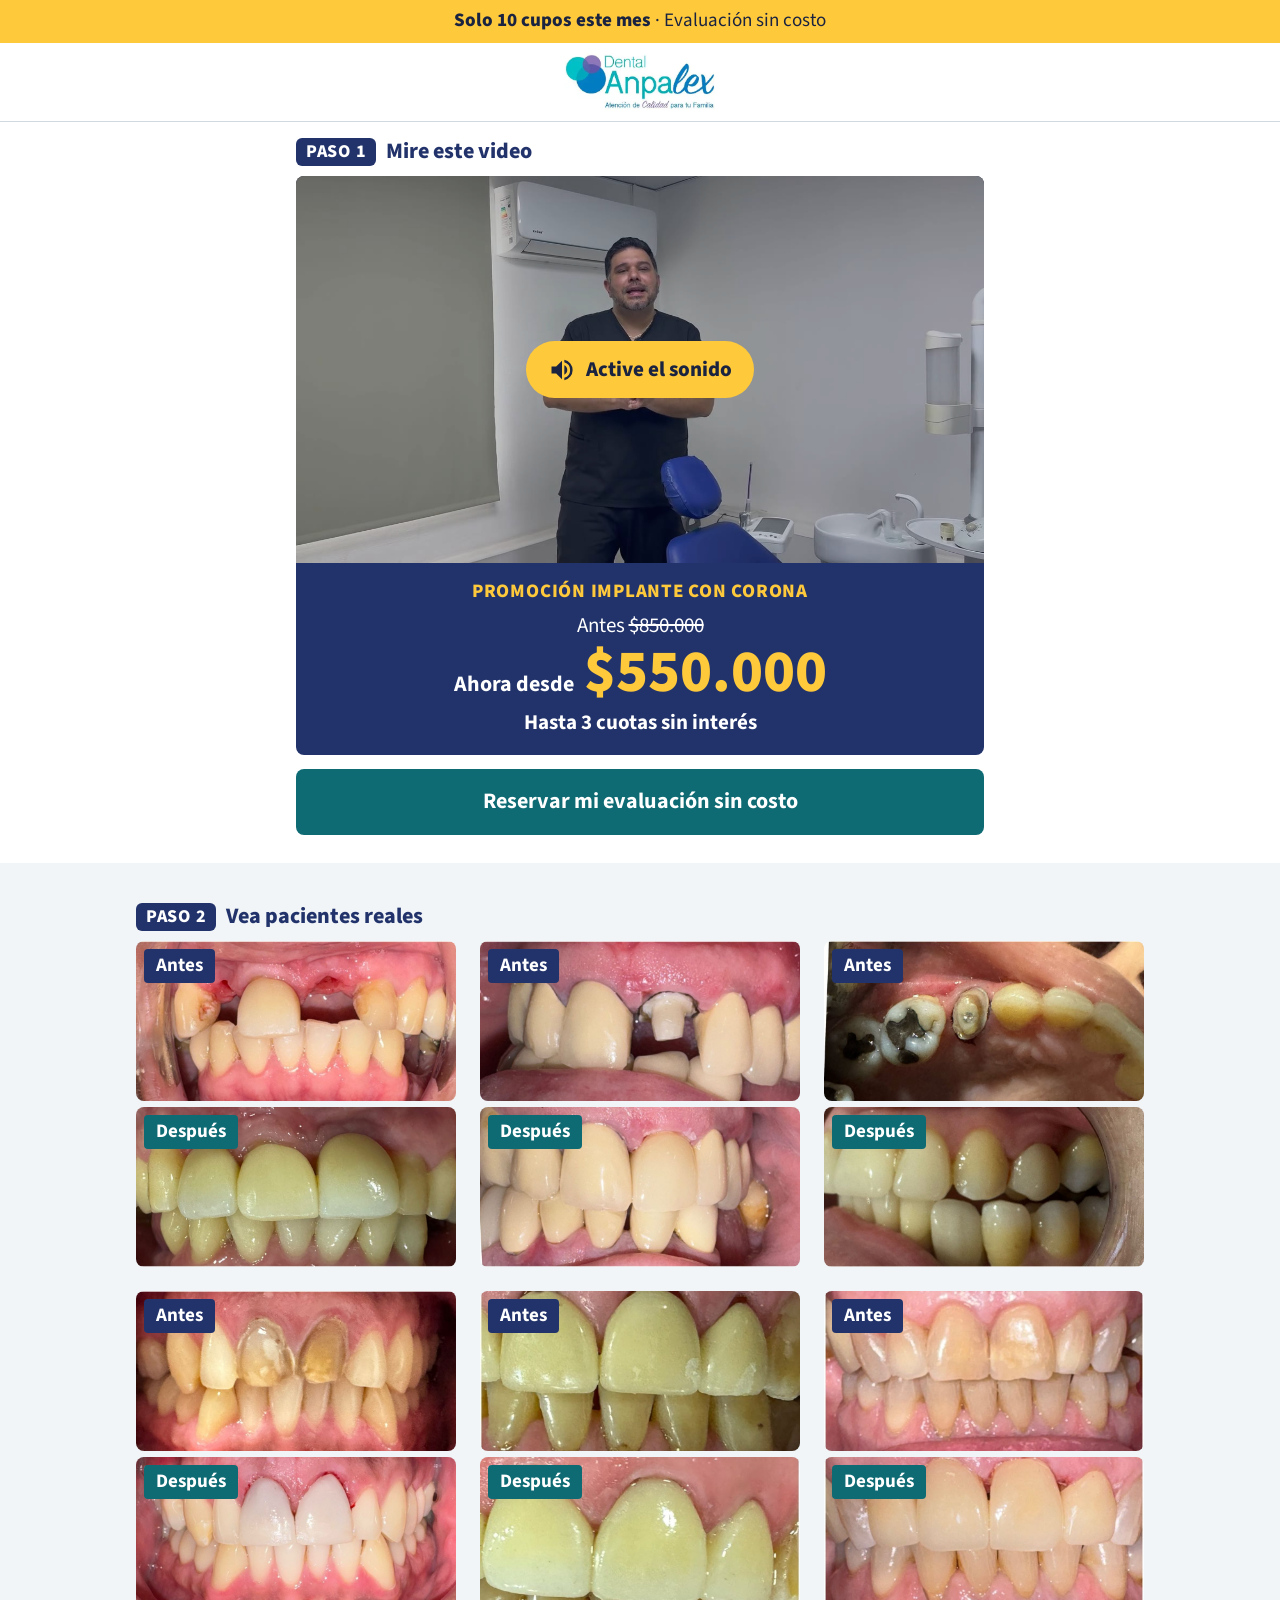
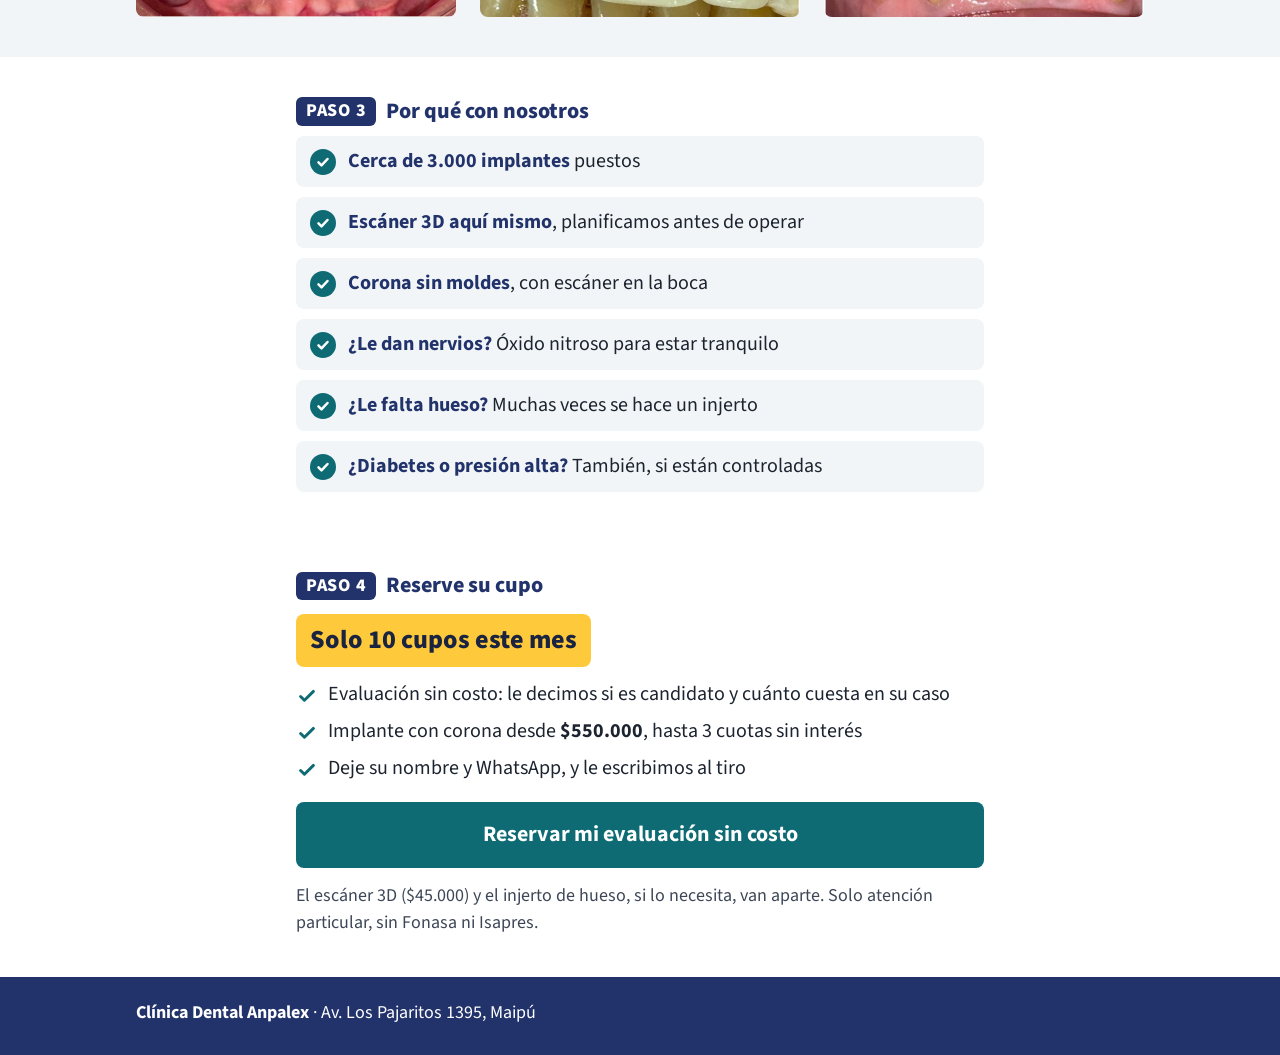
<file: index.html>
<!doctype html>
<html lang="es-CL">
<head>
  <meta charset="utf-8">
  <meta name="viewport" content="width=device-width, initial-scale=1">
  <title>Implantes dentales en Maipú | Clínica Dental Anpalex</title>
  <meta name="description" content="Promoción: implante con corona antes $850.000, ahora desde $550.000, hasta 3 cuotas sin interés y evaluación sin costo. Clínica Dental Anpalex, Av. Los Pajaritos 1395, Maipú.">
  <meta property="og:title" content="Implantes dentales en Maipú | Clínica Dental Anpalex">
  <meta property="og:description" content="Evaluación sin costo. Promoción: implante con corona antes $850.000, ahora desde $550.000, hasta 3 cuotas sin interés.">
  <meta property="og:image" content="img/implante.jpg">
  <link rel="icon" type="image/png" sizes="64x64" href="img/icono-anpalex-64.png">
  <link rel="apple-touch-icon" href="img/icono-anpalex-180.png">
  <link rel="preconnect" href="https://fonts.googleapis.com">
  <link rel="preconnect" href="https://fonts.gstatic.com" crossorigin>
  <link href="https://fonts.googleapis.com/css2?family=Source+Sans+3:wght@400;600;700;800&display=swap" rel="stylesheet">
  <link rel="stylesheet" href="estilos.css?v=20261114c">
  <script src="config.js"></script>
  <script src="pixel.js"></script>
</head>
<body>

  <!-- Franja de urgencia: siempre a la vista (14-11, Lukas: «los 10 cupos tienen que verse apenas se vea») -->
  <div class="franja" id="franja"><b>Solo 10 cupos este mes</b> · Evaluación sin costo</div>

  <header class="cabecera">
    <div class="envoltura">
      <img src="img/logo-anpalex.png" alt="Clínica Dental Anpalex" width="463" height="177">
    </div>
  </header>

  <!-- PASO 1: el video del Dr. Herrera arriba, la promoción y el botón, todo en la primera pantalla -->
  <section class="arriba" id="video">
    <div class="envoltura angosto">
      <p class="paso"><span>Paso 1</span> Mire este video</p>
      <div class="video" id="cajaVideo"></div>
      <div class="promo-caja">
        <p class="promo-titulo">Promoción implante con corona</p>
        <p class="promo-antes">Antes <s>$850.000</s></p>
        <p class="promo-ahora"><span>Ahora desde</span> <b class="valor">$550.000</b></p>
        <p class="promo-cuotas">Hasta 3 cuotas sin interés</p>
      </div>
      <a class="boton ancho grande" id="botonArriba" href="#reservar" data-abrir>Reservar mi evaluación sin costo</a>
    </div>
  </section>

  <!-- PASO 2: pacientes reales (fotos que mandó la clínica el 27-10, chat 53); en el teléfono se deslizan de lado -->
  <section class="gris">
    <div class="envoltura">
      <p class="paso"><span>Paso 2</span> Vea pacientes reales</p>
      <p class="sub deslice">Deslice para ver más →</p>
      <div class="casos">
        <figure class="caso">
          <div><span>Antes</span><img src="img/caso-1-antes.jpg" alt="Dientes del paciente 1 antes del tratamiento" width="1000" height="500" loading="lazy"></div>
          <div><span class="despues">Después</span><img src="img/caso-1-despues.jpg" alt="Dientes del paciente 1 después del tratamiento" width="1000" height="500" loading="lazy"></div>
        </figure>
        <figure class="caso">
          <div><span>Antes</span><img src="img/caso-2-antes.jpg" alt="Dientes del paciente 2 antes del tratamiento" width="1000" height="500" loading="lazy"></div>
          <div><span class="despues">Después</span><img src="img/caso-2-despues.jpg" alt="Dientes del paciente 2 después del tratamiento" width="1000" height="500" loading="lazy"></div>
        </figure>
        <figure class="caso">
          <div><span>Antes</span><img src="img/caso-3-antes.jpg" alt="Dientes del paciente 3 antes del tratamiento" width="1000" height="500" loading="lazy"></div>
          <div><span class="despues">Después</span><img src="img/caso-3-despues.jpg" alt="Dientes del paciente 3 después del tratamiento" width="1000" height="500" loading="lazy"></div>
        </figure>
        <figure class="caso">
          <div><span>Antes</span><img src="img/caso-4-antes.jpg" alt="Dientes del paciente 4 antes del tratamiento" width="1000" height="500" loading="lazy"></div>
          <div><span class="despues">Después</span><img src="img/caso-4-despues.jpg" alt="Dientes del paciente 4 después del tratamiento" width="1000" height="500" loading="lazy"></div>
        </figure>
        <figure class="caso">
          <div><span>Antes</span><img src="img/caso-5-antes.jpg" alt="Dientes del paciente 5 antes del tratamiento" width="1000" height="500" loading="lazy"></div>
          <div><span class="despues">Después</span><img src="img/caso-5-despues.jpg" alt="Dientes del paciente 5 después del tratamiento" width="1000" height="500" loading="lazy"></div>
        </figure>
        <figure class="caso">
          <div><span>Antes</span><img src="img/caso-6-antes.jpg" alt="Dientes del paciente 6 antes del tratamiento" width="1000" height="500" loading="lazy"></div>
          <div><span class="despues">Después</span><img src="img/caso-6-despues.jpg" alt="Dientes del paciente 6 después del tratamiento" width="1000" height="500" loading="lazy"></div>
        </figure>
      </div>
    </div>
  </section>

  <!-- PASO 3: por qué con nosotros, una línea por idea -->
  <section>
    <div class="envoltura angosto">
      <p class="paso"><span>Paso 3</span> Por qué con nosotros</p>
      <ul class="razones">
        <li><span><b>Cerca de 3.000 implantes</b> puestos</span></li>
        <li><span><b>Escáner 3D aquí mismo</b>, planificamos antes de operar</span></li>
        <li><span><b>Corona sin moldes</b>, con escáner en la boca</span></li>
        <li><span><b>¿Le dan nervios?</b> Óxido nitroso para estar tranquilo</span></li>
        <li><span><b>¿Le falta hueso?</b> Muchas veces se hace un injerto</span></li>
        <li><span><b>¿Diabetes o presión alta?</b> También, si están controladas</span></li>
      </ul>
    </div>
  </section>

  <!-- PASO 4: reservar -->
  <section class="cierre" id="reservar">
    <div class="envoltura angosto">
      <p class="paso"><span>Paso 4</span> Reserve su cupo</p>
      <p class="cupos-grande">Solo 10 cupos este mes</p>
      <ul class="incluye">
        <li><span>Evaluación sin costo: le decimos si es candidato y cuánto cuesta en su caso</span></li>
        <li><span>Implante con corona desde <b>$550.000</b>, hasta 3 cuotas sin interés</span></li>
        <li><span>Deje su nombre y WhatsApp, y le escribimos al tiro</span></li>
      </ul>
      <a class="boton ancho grande" href="#reservar" data-abrir>Reservar mi evaluación sin costo</a>
      <p class="letra-chica">El escáner 3D ($45.000) y el injerto de hueso, si lo necesita, van aparte. Solo atención particular, sin Fonasa ni Isapres.</p>
    </div>
  </section>

  <footer>
    <div class="envoltura">
      <p><strong>Clínica Dental Anpalex</strong> · Av. Los Pajaritos 1395, Maipú</p>
    </div>
  </footer>

  <!-- Formulario en ventana (14-11-2026, Lukas: «apretar un botón y que se abra el formulario»). Solo nombre y WhatsApp. -->
  <dialog class="ventana" id="ventana" aria-labelledby="tituloVentana">
    <button class="cerrar" type="button" id="cerrarVentana" aria-label="Cerrar">×</button>
    <h2 id="tituloVentana">Reserve su evaluación sin costo</h2>
    <p class="sub">Le escribimos por WhatsApp para elegir el día y la hora.</p>
        <form class="formulario" id="formulario" novalidate>
          <div class="campo" id="campoNombre">
            <label for="nombre">Nombre y apellido</label>
            <input id="nombre" name="nombre" autocomplete="name" required>
            <div class="error">Escriba su nombre y apellido.</div>
          </div>
          <div class="campo" id="campoTelefono">
            <label for="telefono">WhatsApp</label>
            <div class="prefijo"><b>+56</b><input id="telefono" name="telefono" type="tel" inputmode="numeric" autocomplete="tel-national" placeholder="9 1234 5678" required></div>
            <div class="error">Escriba un celular de 9 dígitos que empiece con 9.</div>
          </div>
          <div aria-hidden="true" style="position:absolute;left:-9999px;width:1px;height:1px;overflow:hidden;">
            <label for="empresa">Empresa</label><input id="empresa" name="empresa" tabindex="-1" autocomplete="off">
          </div>
          <button class="boton ancho" type="submit" id="enviar">Reservar mi evaluación sin costo</button>
          <p class="privacidad">Sus datos solo los usa Clínica Dental Anpalex para coordinar su evaluación.</p>
        </form>
  </dialog>

  <div class="fijo" id="fijo"><a class="boton ancho" href="#reservar" data-abrir>Reservar mi evaluación sin costo</a></div>

  <script>
    (function () {
      var C = window.ANPALEX || {};

      // Video: arranca solo apenas abre la página. Primero intenta con sonido; si el navegador no lo
      // deja (Chrome, Safari y la app de Instagram/Facebook bloquean el sonido sin un toque), arranca
      // sin sonido y muestra un botón grande para escucharlo desde el principio.
      var caja = document.getElementById("cajaVideo");
      caja.innerHTML = '<video src="' + C.video + '"' + (C.videoPortada ? ' poster="' + C.videoPortada + '"' : '') +
        ' playsinline preload="auto"></video>' +
        '<button class="sonido" type="button" id="botonSonido" hidden><span>Active el sonido</span></button>';
      var video = caja.querySelector("video");
      var botonSonido = document.getElementById("botonSonido");
      function conControles() { video.controls = true; botonSonido.hidden = true; }
      botonSonido.addEventListener("click", function () {
        video.muted = false;
        video.currentTime = 0;
        video.play();
        conControles();
      });
      video.muted = false;
      var intento = video.play();
      if (intento && intento.then) {
        intento.then(conControles, function () {
          video.muted = true;
          botonSonido.hidden = false;
          video.play().catch(function () {});
        });
      } else {
        conControles();
      }

      // Botón fijo: se esconde cuando está a la vista el botón de arriba o el formulario
      var fijo = document.getElementById("fijo");
      if ("IntersectionObserver" in window) {
        var aLaVista = new Map();
        var observador = new IntersectionObserver(function (e) {
          e.forEach(function (x) { aLaVista.set(x.target, x.isIntersecting); });
          fijo.classList.toggle("oculto", Array.from(aLaVista.values()).some(Boolean));
        }, { threshold: 0.15 });
        observador.observe(document.getElementById("botonArriba"));
        observador.observe(document.getElementById("reservar"));
      }

      // Todos los botones «Reservar» abren la ventana con el formulario (sin JS o sin <dialog>, bajan a #reservar).
      var ventana = document.getElementById("ventana");
      function abrirVentana(ev) {
        if (!ventana.showModal) return;
        ev.preventDefault();
        ventana.showModal();
        setTimeout(function () { document.getElementById("nombre").focus(); }, 50);
        if (window.fbq) fbq("track", "InitiateCheckout");
      }
      document.querySelectorAll("[data-abrir]").forEach(function (b) { b.addEventListener("click", abrirVentana); });
      document.getElementById("cerrarVentana").addEventListener("click", function () { ventana.close(); });
      ventana.addEventListener("click", function (ev) { if (ev.target === ventana) ventana.close(); });

      // Teléfono chileno: deja 9 dígitos que empiezan con 9 (acepta que lo escriban con +56 o espacios)
      function limpiarTelefono(v) {
        var d = String(v).replace(/\D/g, "");
        if (d.length === 11 && d.indexOf("56") === 0) d = d.slice(2);
        return /^9\d{8}$/.test(d) ? d : null;
      }

      var form = document.getElementById("formulario");
      form.addEventListener("submit", function (ev) {
        ev.preventDefault();
        var nombre = form.nombre.value.trim().replace(/\s+/g, " ");
        var telefono = limpiarTelefono(form.telefono.value);
        var okNombre = nombre.length >= 3;
        document.getElementById("campoNombre").classList.toggle("mal", !okNombre);
        document.getElementById("campoTelefono").classList.toggle("mal", !telefono);
        if (!okNombre || !telefono) return;

        var params = new URLSearchParams(location.search);
        var datos = {
          nombre: nombre,
          telefono: "56" + telefono,
          correo: "",
          origen: params.get("utm_campaign") || params.get("utm_source") || "pagina-implantes",
          empresa: form.empresa.value,
        };

        var boton = document.getElementById("enviar");
        boton.disabled = true;
        boton.textContent = "Revisando su WhatsApp…";

        var primerNombre = nombre.split(" ")[0];
        var irAGracias = function (estado) {
          location.href = "gracias.html?n=" + encodeURIComponent(primerNombre) + "&e=" + estado;
        };
        if (!C.guardarDatosEn) return irAGracias("pendiente");

        // El servidor de la clínica revisa con WhatsApp si el número existe y, si existe, el bot le
        // escribe primero. Si no existe, se marca el campo para que lo corrija. Si el servidor no
        // contesta, igual pasa a «gracias» con el botón para escribirnos (nunca se pierde el interesado).
        var errTel = document.querySelector("#campoTelefono .error");
        var textoErrTel = errTel.getAttribute("data-original") || errTel.textContent;
        errTel.setAttribute("data-original", textoErrTel);
        errTel.textContent = textoErrTel;
        var listo = false;
        var corte = setTimeout(function () { if (!listo) { listo = true; irAGracias("pendiente"); } }, 20000);
        fetch(C.guardarDatosEn, {
          method: "POST",
          headers: { "Content-Type": "text/plain;charset=UTF-8" },
          body: JSON.stringify(datos),
        }).then(function (r) {
          return r.json().catch(function () { return {}; }).then(function (j) { return { status: r.status, j: j }; });
        }).then(function (res) {
          if (listo) return;
          listo = true;
          clearTimeout(corte);
          var j = res.j || {};
          if (j.ok) return irAGracias(j.estado === "escrito" || j.estado === "ya_escrito" ? "escrito" : "pendiente");
          if (res.status === 422 || res.status === 400) {
            var campo = j.campo === "nombre" ? "campoNombre" : "campoTelefono";
            var caja = document.getElementById(campo);
            if (j.error) caja.querySelector(".error").textContent = j.error;
            caja.classList.add("mal");
            caja.scrollIntoView({ block: "center" });
            caja.querySelector("input").focus({ preventScroll: true });
            boton.disabled = false;
            boton.textContent = "Reservar mi evaluación sin costo";
            return;
          }
          irAGracias("pendiente");
        }, function () {
          if (listo) return;
          listo = true;
          clearTimeout(corte);
          irAGracias("pendiente");
        });
      });
    })();
  </script>
</body>
</html>
</file>
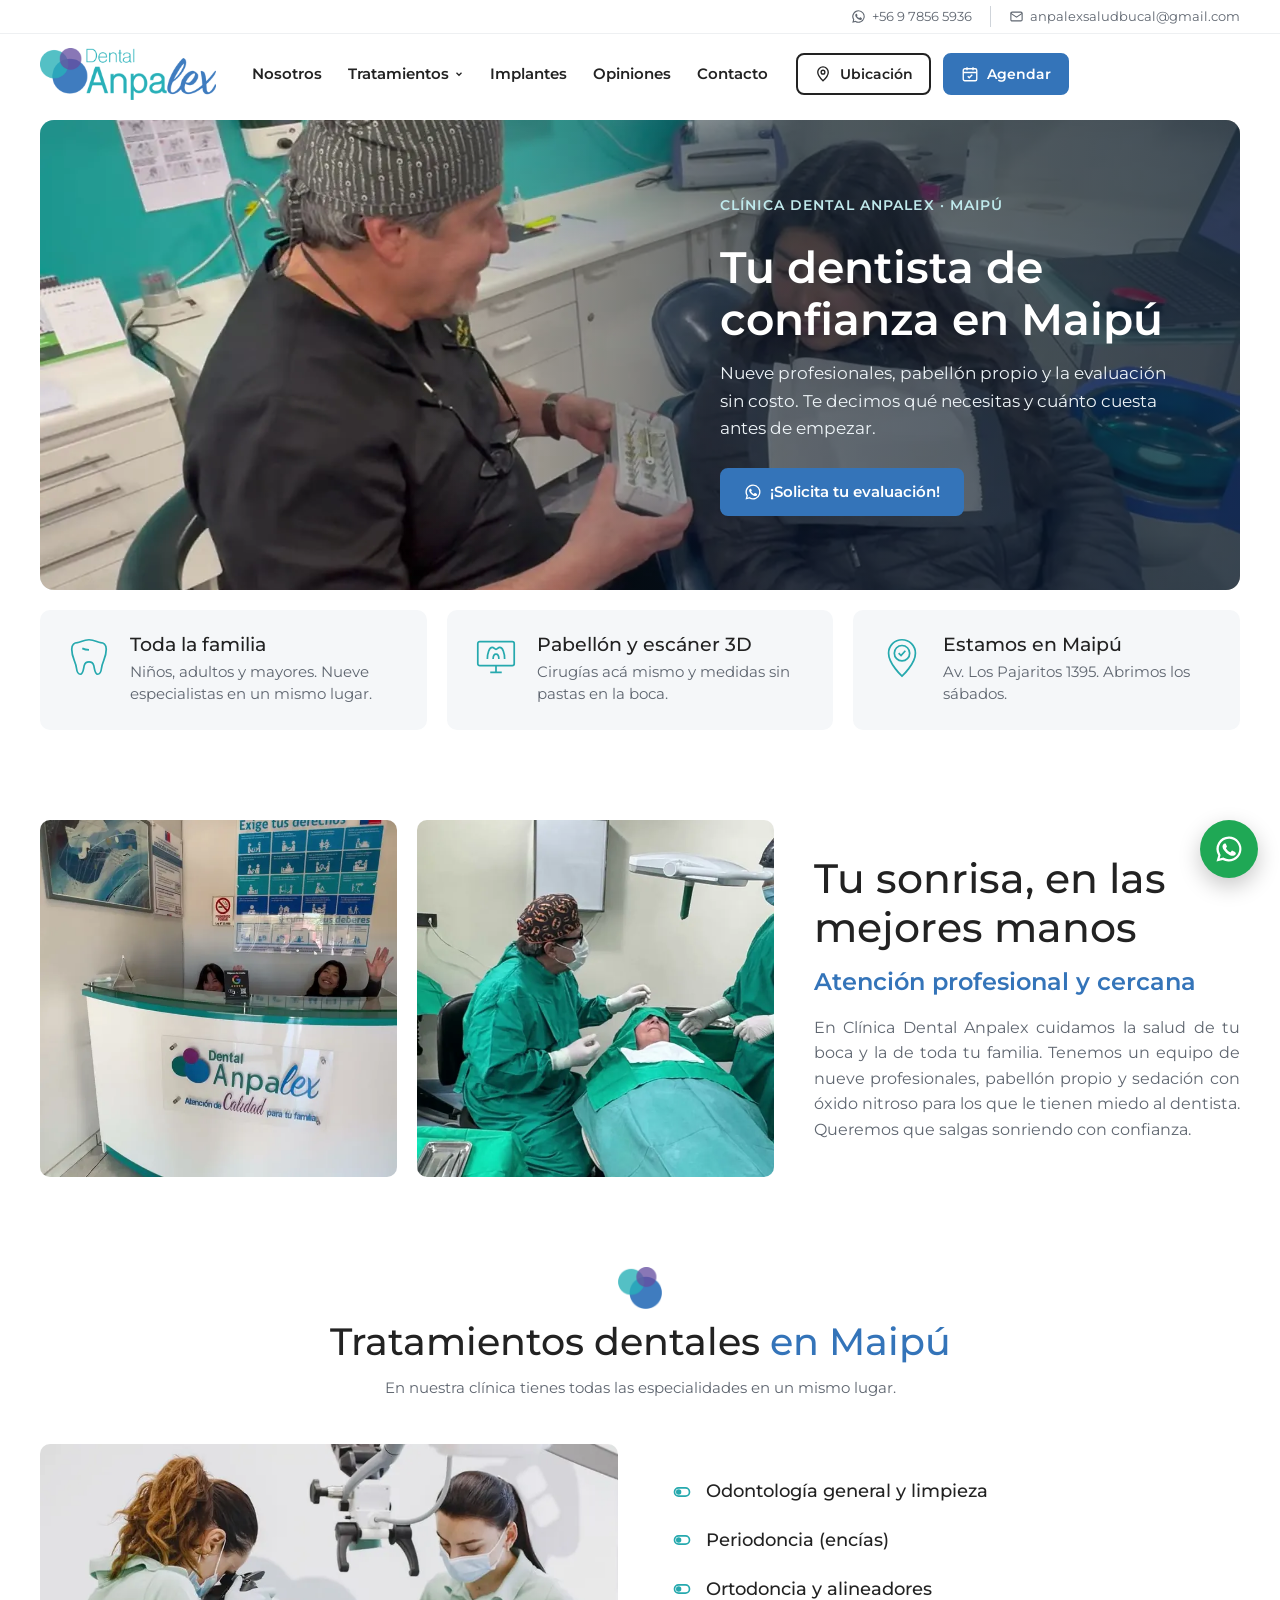
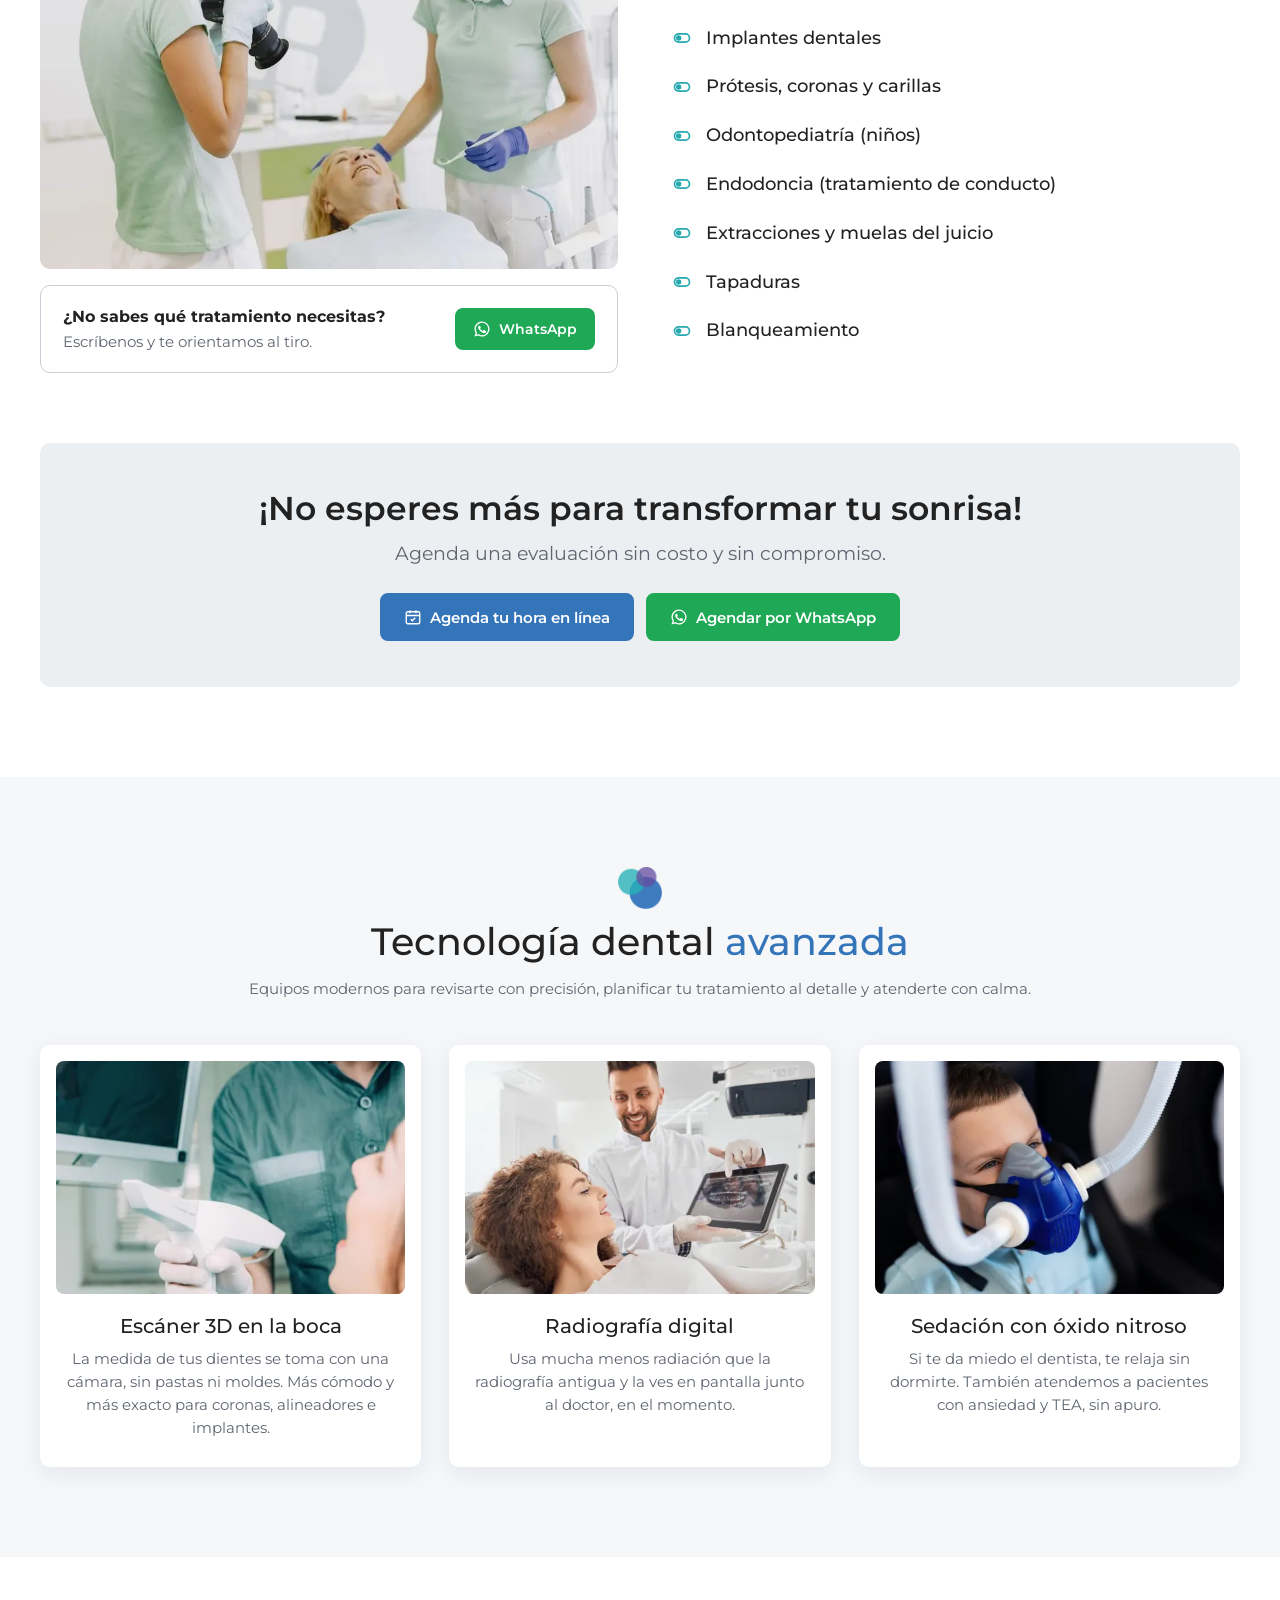
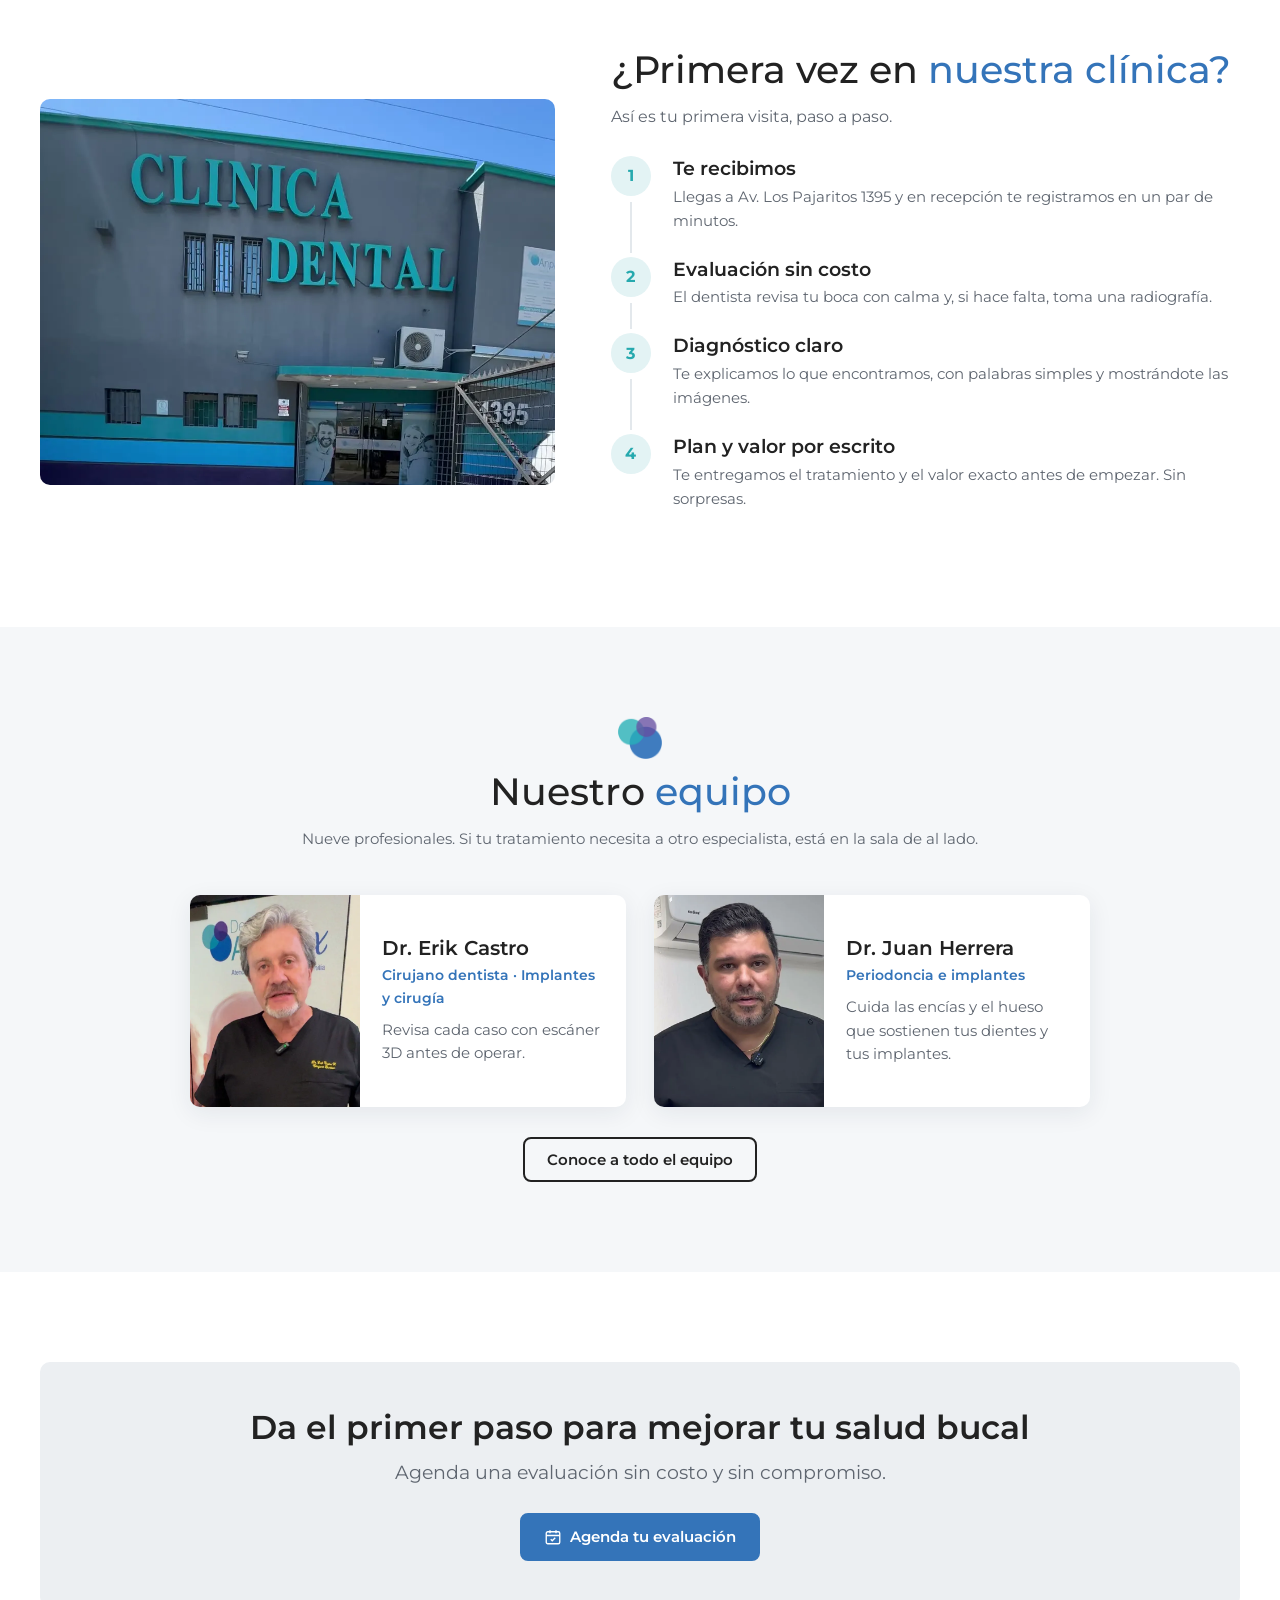
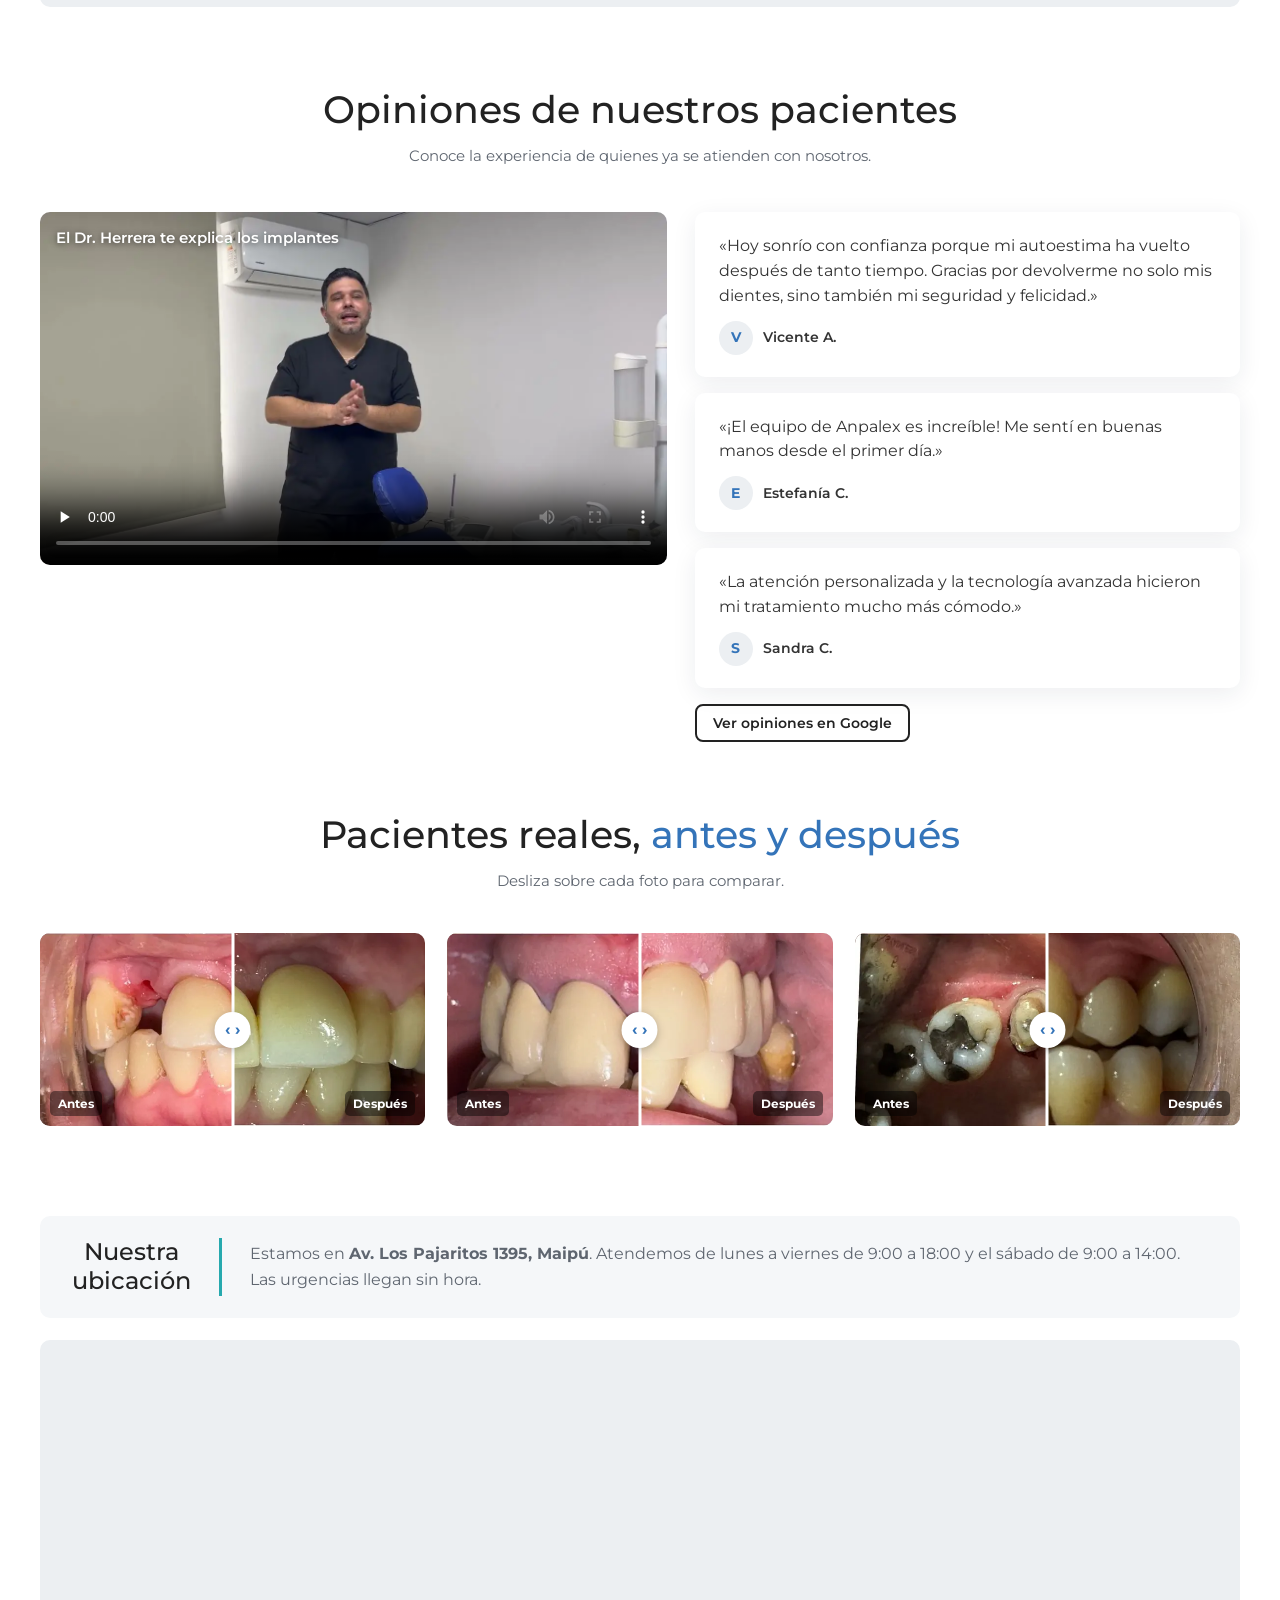
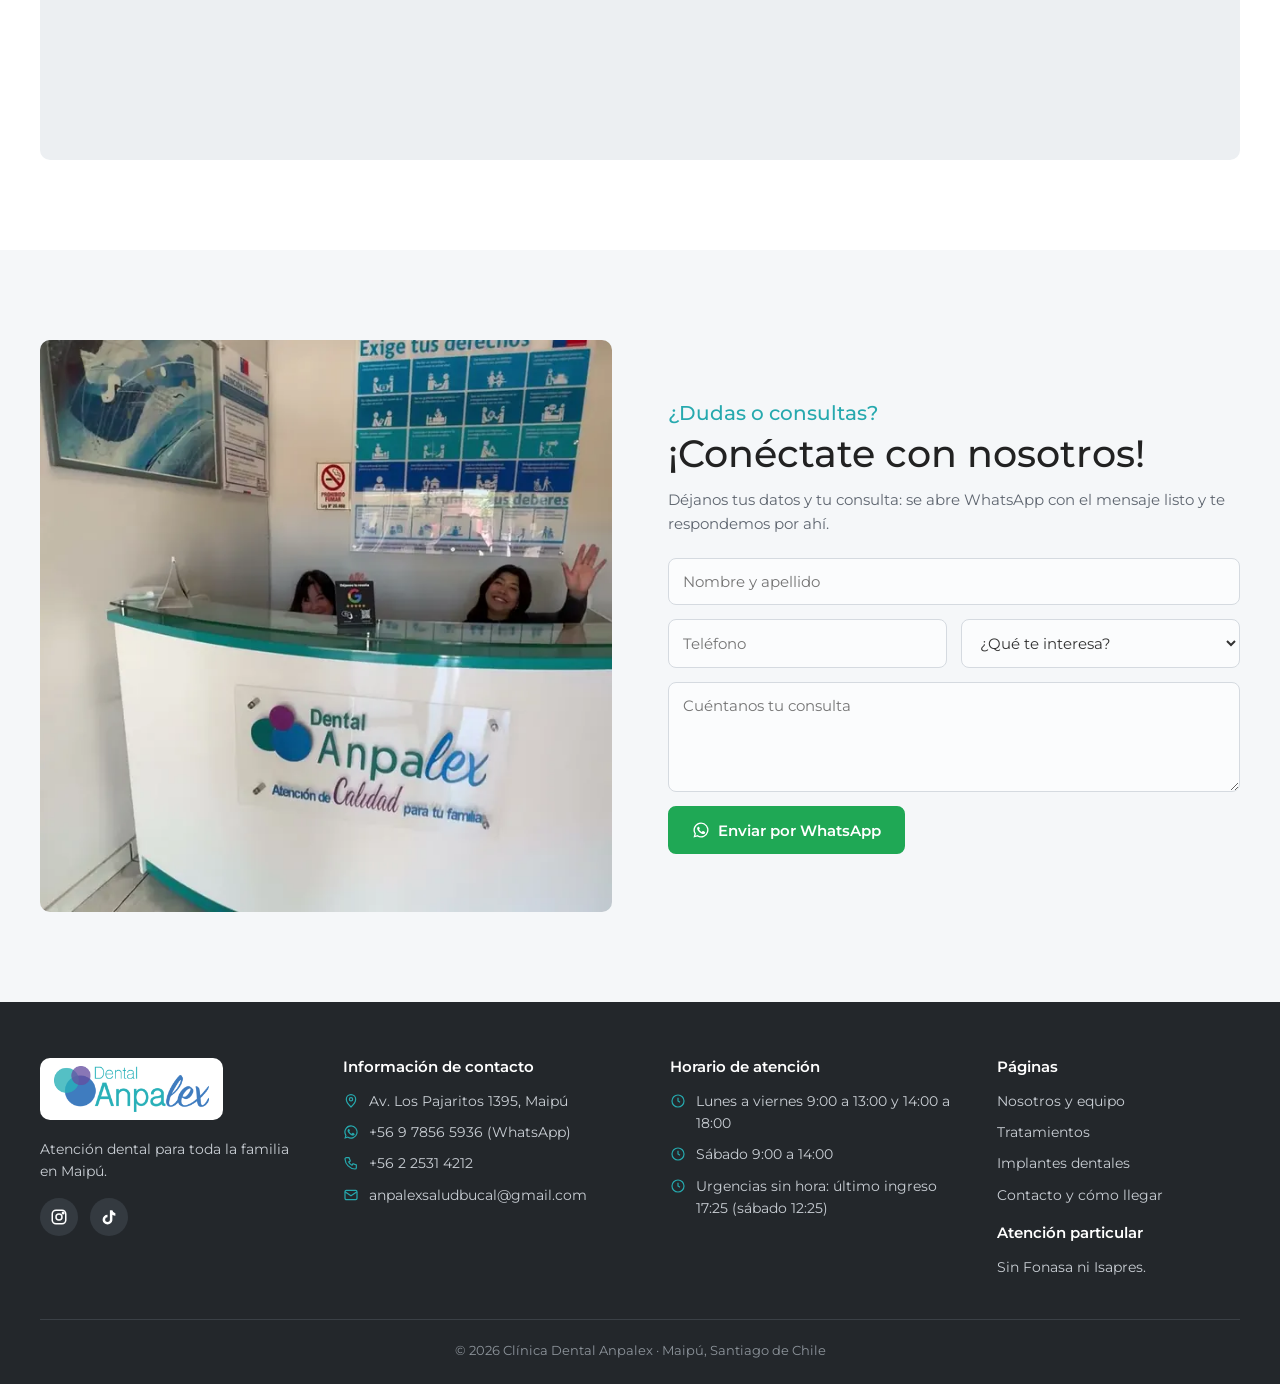
<file: web/index.html>
<!doctype html>
<html lang="es-CL">
<head>
<meta charset="utf-8">
<meta name="viewport" content="width=device-width, initial-scale=1">
<title>Clínica Dental Anpalex en Maipú · Dentista para toda la familia</title>
<meta name="description" content="Clínica dental en Maipú (Av. Los Pajaritos 1395): implantes, ortodoncia, niños, endodoncia y urgencias sin hora. 9 profesionales, pabellón propio y evaluación sin costo.">
<meta name="robots" content="noindex">
<link rel="canonical" href="https://anpalex.cl/web/">
<meta property="og:type" content="website"><meta property="og:locale" content="es_CL">
<meta property="og:title" content="Clínica Dental Anpalex en Maipú · Dentista para toda la familia"><meta property="og:description" content="Clínica dental en Maipú (Av. Los Pajaritos 1395): implantes, ortodoncia, niños, endodoncia y urgencias sin hora. 9 profesionales, pabellón propio y evaluación sin costo.">
<meta property="og:image" content="https://anpalex.cl/web/img/portada.webp"><meta property="og:url" content="https://anpalex.cl/web/">
<link rel="icon" href="img/icono-anpalex-64.png"><link rel="apple-touch-icon" href="img/icono-anpalex-180.png">
<link rel="preconnect" href="https://fonts.googleapis.com"><link rel="preconnect" href="https://fonts.gstatic.com" crossorigin>
<link href="https://fonts.googleapis.com/css2?family=Montserrat:wght@400;500;600;700&display=swap" rel="stylesheet">
<link rel="preload" as="image" href="img/portada.webp">
<link rel="stylesheet" href="estilos.css">
<script>document.documentElement.classList.add("js")</script>
<script type="application/ld+json">
{"@context": "https://schema.org", "@type": "Dentist", "name": "Clínica Dental Anpalex",
 "url": "https://anpalex.cl/", "image": "https://anpalex.cl/web/img/portada.webp", "logo": "https://anpalex.cl/web/img/logo.png",
 "telephone": "+56978565936", "email": "anpalexsaludbucal@gmail.com", "priceRange": "$$",
 "address": {"@type": "PostalAddress", "streetAddress": "Av. Los Pajaritos 1395", "addressLocality": "Maipú", "addressRegion": "Región Metropolitana", "addressCountry": "CL"},
 "geo": {"@type": "GeoCoordinates", "latitude": -33.5144826, "longitude": -70.7570745},
 "hasMap": "https://maps.app.goo.gl/VkXCgqU3DJnRNFGv6",
 "openingHoursSpecification": [
  {"@type": "OpeningHoursSpecification", "dayOfWeek": ["Monday","Tuesday","Wednesday","Thursday","Friday"], "opens": "09:00", "closes": "13:00"},
  {"@type": "OpeningHoursSpecification", "dayOfWeek": ["Monday","Tuesday","Wednesday","Thursday","Friday"], "opens": "14:00", "closes": "18:00"},
  {"@type": "OpeningHoursSpecification", "dayOfWeek": "Saturday", "opens": "09:00", "closes": "14:00"}],
 "sameAs": ["https://www.instagram.com/anpalex.cl/", "https://www.tiktok.com/@clinicadental.anpalex"]}
</script>
</head>
<body>
<a class="saltar" href="#contenido">Ir al contenido</a>
<div class="barra-sup"><div class="contenedor">
  <a data-wsp href="#"><svg viewBox="0 0 24 24" fill="currentColor" aria-hidden="true"><path d="M12 2a10 10 0 0 0-8.6 15.1L2 22l5-1.3A10 10 0 1 0 12 2Zm0 18.2a8.2 8.2 0 0 1-4.2-1.2l-.3-.2-3 .8.8-2.9-.2-.3A8.2 8.2 0 1 1 12 20.2Zm4.5-6.1c-.2-.1-1.5-.7-1.7-.8-.2-.1-.4-.1-.6.1l-.8 1c-.1.2-.3.2-.5.1a6.7 6.7 0 0 1-3.3-2.9c-.3-.4.3-.4.7-1.4.1-.2 0-.3 0-.4l-.8-1.8c-.2-.5-.4-.4-.6-.4h-.5a1 1 0 0 0-.7.3 3 3 0 0 0-.9 2.2 5.2 5.2 0 0 0 1.1 2.7 11.8 11.8 0 0 0 4.5 4c1.7.7 2.3.8 3.2.6.5-.1 1.5-.6 1.7-1.2.2-.6.2-1.1.2-1.2-.1-.1-.3-.2-.5-.3Z"/></svg> +56 9 7856 5936</a>
  <a href="mailto:anpalexsaludbucal@gmail.com"><svg viewBox="0 0 24 24" fill="none" stroke="currentColor" stroke-width="1.8" aria-hidden="true"><rect x="3" y="5" width="18" height="14" rx="2"/><path d="m3 7 9 6 9-6"/></svg> anpalexsaludbucal@gmail.com</a>
</div></div>
<header class="cabecera"><div class="contenedor">
  <a class="logo" href="index.html" aria-label="Clínica Dental Anpalex, inicio"><img src="img/logo.png" alt="Clínica Dental Anpalex" width="520" height="154"></a>
  <nav aria-label="Principal"><ul class="menu" id="menu">
    <li><a href="nosotros.html">Nosotros</a></li>
    <li><a href="tratamientos.html">Tratamientos <svg class="flecha" viewBox="0 0 24 24" fill="none" stroke="currentColor" stroke-width="3" aria-hidden="true"><path d="m6 9 6 6 6-6"/></svg></a><ul class="submenu"><li><a href="tratamientos.html#limpieza">Limpieza y control</a></li><li><a href="tratamientos.html#tapaduras">Tapaduras</a></li><li><a href="tratamientos.html#conducto">Tratamiento de conducto</a></li><li><a href="tratamientos.html#encias">Encías (periodoncia)</a></li><li><a href="tratamientos.html#ninos">Odontopediatría (niños)</a></li><li><a href="tratamientos.html#extracciones">Extracciones y muelas del juicio</a></li><li><a href="tratamientos.html#implantes">Implantes dentales</a></li><li><a href="tratamientos.html#ortodoncia">Ortodoncia y alineadores</a></li><li><a href="tratamientos.html#protesis">Prótesis, coronas y carillas</a></li><li><a href="tratamientos.html#blanqueamiento">Blanqueamiento</a></li></ul></li>
    <li><a href="implantes.html">Implantes</a></li>
    <li><a href="index.html#opiniones">Opiniones</a></li>
    <li><a href="contacto.html">Contacto</a></li>
    <li class="solo-movil"><a data-agenda href="#"><svg viewBox="0 0 24 24" fill="none" stroke="currentColor" stroke-width="1.8" aria-hidden="true"><rect x="3" y="5" width="18" height="16" rx="2"/><path d="M3 10h18M8 3v4M16 3v4M9 15l2 2 4-4"/></svg> Agendar hora en línea</a></li>
    <li class="solo-movil"><a data-wsp href="#"><svg viewBox="0 0 24 24" fill="currentColor" aria-hidden="true"><path d="M12 2a10 10 0 0 0-8.6 15.1L2 22l5-1.3A10 10 0 1 0 12 2Zm0 18.2a8.2 8.2 0 0 1-4.2-1.2l-.3-.2-3 .8.8-2.9-.2-.3A8.2 8.2 0 1 1 12 20.2Zm4.5-6.1c-.2-.1-1.5-.7-1.7-.8-.2-.1-.4-.1-.6.1l-.8 1c-.1.2-.3.2-.5.1a6.7 6.7 0 0 1-3.3-2.9c-.3-.4.3-.4.7-1.4.1-.2 0-.3 0-.4l-.8-1.8c-.2-.5-.4-.4-.6-.4h-.5a1 1 0 0 0-.7.3 3 3 0 0 0-.9 2.2 5.2 5.2 0 0 0 1.1 2.7 11.8 11.8 0 0 0 4.5 4c1.7.7 2.3.8 3.2.6.5-.1 1.5-.6 1.7-1.2.2-.6.2-1.1.2-1.2-.1-.1-.3-.2-.5-.3Z"/></svg> Escribir por WhatsApp</a></li>
  </ul></nav>
  <div class="acciones-cab">
    <a class="boton borde chico" href="contacto.html#mapa"><svg viewBox="0 0 24 24" fill="none" stroke="currentColor" stroke-width="1.8" aria-hidden="true"><path d="M12 21s-7-6.2-7-11.5A7 7 0 0 1 19 9.5C19 14.8 12 21 12 21Z"/><circle cx="12" cy="9.5" r="2.5"/></svg> Ubicación</a>
    <a class="boton chico" data-agenda href="#"><svg viewBox="0 0 24 24" fill="none" stroke="currentColor" stroke-width="1.8" aria-hidden="true"><rect x="3" y="5" width="18" height="16" rx="2"/><path d="M3 10h18M8 3v4M16 3v4M9 15l2 2 4-4"/></svg> Agendar</a>
  </div>
  <button class="abrir-menu" aria-label="Abrir menú" aria-expanded="false" aria-controls="menu"><svg viewBox="0 0 24 24" fill="none" stroke="currentColor" stroke-width="2" aria-hidden="true"><path d="M4 7h16M4 12h16M4 17h16"/></svg></button>
</div></header>
<main id="contenido">
<section class="portada">
  <div class="contenedor">
    <div class="portada-foto">
      <img src="img/portada.webp" alt="El Dr. Erik Castro conversa con una paciente en el sillón de la clínica" width="1600" height="900" fetchpriority="high">
      <div class="portada-texto">
        <p class="antetitulo">Clínica Dental Anpalex · Maipú</p>
        <h1>Tu dentista de confianza en Maipú</h1>
        <p>Nueve profesionales, pabellón propio y la evaluación sin costo. Te decimos qué necesitas y cuánto cuesta antes de empezar.</p>
        <div class="botones">
          <a class="boton" data-wsp="Hola, vengo de la página web y quiero agendar una evaluación." href="#"><svg viewBox="0 0 24 24" fill="currentColor" aria-hidden="true"><path d="M12 2a10 10 0 0 0-8.6 15.1L2 22l5-1.3A10 10 0 1 0 12 2Zm0 18.2a8.2 8.2 0 0 1-4.2-1.2l-.3-.2-3 .8.8-2.9-.2-.3A8.2 8.2 0 1 1 12 20.2Zm4.5-6.1c-.2-.1-1.5-.7-1.7-.8-.2-.1-.4-.1-.6.1l-.8 1c-.1.2-.3.2-.5.1a6.7 6.7 0 0 1-3.3-2.9c-.3-.4.3-.4.7-1.4.1-.2 0-.3 0-.4l-.8-1.8c-.2-.5-.4-.4-.6-.4h-.5a1 1 0 0 0-.7.3 3 3 0 0 0-.9 2.2 5.2 5.2 0 0 0 1.1 2.7 11.8 11.8 0 0 0 4.5 4c1.7.7 2.3.8 3.2.6.5-.1 1.5-.6 1.7-1.2.2-.6.2-1.1.2-1.2-.1-.1-.3-.2-.5-.3Z"/></svg> ¡Solicita tu evaluación!</a>
        </div>
      </div>
    </div>
    <div class="ventajas">
      <div class="ventaja entra"><svg viewBox="0 0 48 48" fill="none" stroke="currentColor" stroke-width="1.8" aria-hidden="true"><path d="M24 6c-6 0-9 3-12 3-3 0-6 2-6 7 0 9 4 12 5 20 .5 4 2 6 4 6 3 0 3-5 4-9 .6-2.5 2.5-4 5-4s4.4 1.5 5 4c1 4 1 9 4 9 2 0 3.5-2 4-6 1-8 5-11 5-20 0-5-3-7-6-7-3 0-6-3-12-3Z"/><path d="M17 15c2 1 4 1.5 7 1.5"/></svg><div><h3>Toda la familia</h3><p>Niños, adultos y mayores. Nueve especialistas en un mismo lugar.</p></div></div>
      <div class="ventaja entra"><svg viewBox="0 0 48 48" fill="none" stroke="currentColor" stroke-width="1.8" aria-hidden="true"><rect x="5" y="8" width="38" height="25" rx="2"/><path d="M18 40h12M24 33v7"/><path d="M15 26c0-6 2-12 5-12 2 0 2.5 2 4 2s2-2 4-2c3 0 5 6 5 12" /><path d="M21 26c0-3 1-5 3-5s3 2 3 5"/></svg><div><h3>Pabellón y escáner 3D</h3><p>Cirugías acá mismo y medidas sin pastas en la boca.</p></div></div>
      <div class="ventaja entra"><svg viewBox="0 0 48 48" fill="none" stroke="currentColor" stroke-width="1.8" aria-hidden="true"><path d="M24 44S10 31 10 20a14 14 0 0 1 28 0c0 11-14 24-14 24Z"/><circle cx="24" cy="20" r="8"/><path d="m20.5 20 2.5 2.5 4.5-5"/></svg><div><h3>Estamos en Maipú</h3><p>Av. Los Pajaritos 1395. Abrimos los sábados.</p></div></div>
    </div>
  </div>
</section>

<section class="seccion">
  <div class="contenedor manos">
    <img class="entra" src="img/recepcion.webp" alt="Recepción de Clínica Dental Anpalex" width="640" height="640" loading="lazy">
    <img class="entra" src="img/pabellon.webp" alt="Cirugía en el pabellón de la clínica" width="640" height="640" loading="lazy">
    <div class="texto entra">
      <h2>Tu sonrisa, en las mejores manos</h2>
      <h3>Atención profesional y cercana</h3>
      <p>En Clínica Dental Anpalex cuidamos la salud de tu boca y la de toda tu familia. Tenemos un equipo de nueve profesionales, pabellón propio y sedación con óxido nitroso para los que le tienen miedo al dentista. Queremos que salgas sonriendo con confianza.</p>
    </div>
  </div>
</section>

<section class="seccion" style="padding-top:0">
  <div class="contenedor">
    <div class="titulo-sec entra">
      <img class="iso" src="img/isotipo.png" alt="" width="96" height="92">
      <h2>Tratamientos dentales <em>en Maipú</em></h2>
      <p>En nuestra clínica tienes todas las especialidades en un mismo lugar.</p>
    </div>
    <div class="tratamientos">
      <div class="foto entra">
        <img src="img/atencion.webp" alt="Dentistas atendiendo a una paciente" width="900" height="662" loading="lazy">
        <div class="tarjeta-wsp">
          <p><strong>¿No sabes qué tratamiento necesitas?</strong>Escríbenos y te orientamos al tiro.</p>
          <a class="boton wsp chico" data-wsp href="#"><svg viewBox="0 0 24 24" fill="currentColor" aria-hidden="true"><path d="M12 2a10 10 0 0 0-8.6 15.1L2 22l5-1.3A10 10 0 1 0 12 2Zm0 18.2a8.2 8.2 0 0 1-4.2-1.2l-.3-.2-3 .8.8-2.9-.2-.3A8.2 8.2 0 1 1 12 20.2Zm4.5-6.1c-.2-.1-1.5-.7-1.7-.8-.2-.1-.4-.1-.6.1l-.8 1c-.1.2-.3.2-.5.1a6.7 6.7 0 0 1-3.3-2.9c-.3-.4.3-.4.7-1.4.1-.2 0-.3 0-.4l-.8-1.8c-.2-.5-.4-.4-.6-.4h-.5a1 1 0 0 0-.7.3 3 3 0 0 0-.9 2.2 5.2 5.2 0 0 0 1.1 2.7 11.8 11.8 0 0 0 4.5 4c1.7.7 2.3.8 3.2.6.5-.1 1.5-.6 1.7-1.2.2-.6.2-1.1.2-1.2-.1-.1-.3-.2-.5-.3Z"/></svg> WhatsApp</a>
        </div>
      </div>
      <ul class="lista-trat entra">
        <li><a href="tratamientos.html#limpieza"><svg viewBox="0 0 24 24" fill="none" stroke="currentColor" stroke-width="2" aria-hidden="true"><rect x="3" y="7" width="18" height="10" rx="5"/><circle cx="8" cy="12" r="2.2" fill="currentColor"/></svg> Odontología general y limpieza</a></li>
        <li><a href="tratamientos.html#encias"><svg viewBox="0 0 24 24" fill="none" stroke="currentColor" stroke-width="2" aria-hidden="true"><rect x="3" y="7" width="18" height="10" rx="5"/><circle cx="8" cy="12" r="2.2" fill="currentColor"/></svg> Periodoncia (encías)</a></li>
        <li><a href="tratamientos.html#ortodoncia"><svg viewBox="0 0 24 24" fill="none" stroke="currentColor" stroke-width="2" aria-hidden="true"><rect x="3" y="7" width="18" height="10" rx="5"/><circle cx="8" cy="12" r="2.2" fill="currentColor"/></svg> Ortodoncia y alineadores</a></li>
        <li><a href="implantes.html"><svg viewBox="0 0 24 24" fill="none" stroke="currentColor" stroke-width="2" aria-hidden="true"><rect x="3" y="7" width="18" height="10" rx="5"/><circle cx="8" cy="12" r="2.2" fill="currentColor"/></svg> Implantes dentales</a></li>
        <li><a href="tratamientos.html#protesis"><svg viewBox="0 0 24 24" fill="none" stroke="currentColor" stroke-width="2" aria-hidden="true"><rect x="3" y="7" width="18" height="10" rx="5"/><circle cx="8" cy="12" r="2.2" fill="currentColor"/></svg> Prótesis, coronas y carillas</a></li>
        <li><a href="tratamientos.html#ninos"><svg viewBox="0 0 24 24" fill="none" stroke="currentColor" stroke-width="2" aria-hidden="true"><rect x="3" y="7" width="18" height="10" rx="5"/><circle cx="8" cy="12" r="2.2" fill="currentColor"/></svg> Odontopediatría (niños)</a></li>
        <li><a href="tratamientos.html#conducto"><svg viewBox="0 0 24 24" fill="none" stroke="currentColor" stroke-width="2" aria-hidden="true"><rect x="3" y="7" width="18" height="10" rx="5"/><circle cx="8" cy="12" r="2.2" fill="currentColor"/></svg> Endodoncia (tratamiento de conducto)</a></li>
        <li><a href="tratamientos.html#extracciones"><svg viewBox="0 0 24 24" fill="none" stroke="currentColor" stroke-width="2" aria-hidden="true"><rect x="3" y="7" width="18" height="10" rx="5"/><circle cx="8" cy="12" r="2.2" fill="currentColor"/></svg> Extracciones y muelas del juicio</a></li>
        <li><a href="tratamientos.html#tapaduras"><svg viewBox="0 0 24 24" fill="none" stroke="currentColor" stroke-width="2" aria-hidden="true"><rect x="3" y="7" width="18" height="10" rx="5"/><circle cx="8" cy="12" r="2.2" fill="currentColor"/></svg> Tapaduras</a></li>
        <li><a href="tratamientos.html#blanqueamiento"><svg viewBox="0 0 24 24" fill="none" stroke="currentColor" stroke-width="2" aria-hidden="true"><rect x="3" y="7" width="18" height="10" rx="5"/><circle cx="8" cy="12" r="2.2" fill="currentColor"/></svg> Blanqueamiento</a></li>
      </ul>
    </div>
    <div class="llamado entra">
      <h2>¡No esperes más para transformar tu sonrisa!</h2>
      <p>Agenda una evaluación sin costo y sin compromiso.</p>
      <div class="botones">
        <a class="boton" data-agenda href="#"><svg viewBox="0 0 24 24" fill="none" stroke="currentColor" stroke-width="1.8" aria-hidden="true"><rect x="3" y="5" width="18" height="16" rx="2"/><path d="M3 10h18M8 3v4M16 3v4M9 15l2 2 4-4"/></svg> Agenda tu hora en línea</a>
        <a class="boton wsp" data-wsp="Hola, vengo de la página web y quiero agendar una evaluación." href="#"><svg viewBox="0 0 24 24" fill="currentColor" aria-hidden="true"><path d="M12 2a10 10 0 0 0-8.6 15.1L2 22l5-1.3A10 10 0 1 0 12 2Zm0 18.2a8.2 8.2 0 0 1-4.2-1.2l-.3-.2-3 .8.8-2.9-.2-.3A8.2 8.2 0 1 1 12 20.2Zm4.5-6.1c-.2-.1-1.5-.7-1.7-.8-.2-.1-.4-.1-.6.1l-.8 1c-.1.2-.3.2-.5.1a6.7 6.7 0 0 1-3.3-2.9c-.3-.4.3-.4.7-1.4.1-.2 0-.3 0-.4l-.8-1.8c-.2-.5-.4-.4-.6-.4h-.5a1 1 0 0 0-.7.3 3 3 0 0 0-.9 2.2 5.2 5.2 0 0 0 1.1 2.7 11.8 11.8 0 0 0 4.5 4c1.7.7 2.3.8 3.2.6.5-.1 1.5-.6 1.7-1.2.2-.6.2-1.1.2-1.2-.1-.1-.3-.2-.5-.3Z"/></svg> Agendar por WhatsApp</a>
      </div>
    </div>
  </div>
</section>

<section class="seccion gris">
  <div class="contenedor">
    <div class="titulo-sec entra">
      <img class="iso" src="img/isotipo.png" alt="" width="96" height="92">
      <h2>Tecnología dental <em>avanzada</em></h2>
      <p>Equipos modernos para revisarte con precisión, planificar tu tratamiento al detalle y atenderte con calma.</p>
    </div>
    <div class="tecnologia">
      <article class="tec entra">
        <img src="img/tec-escaner.webp" alt="Escáner intraoral tomando la medida de los dientes" width="536" height="357" loading="lazy">
        <h3>Escáner 3D en la boca</h3>
        <p>La medida de tus dientes se toma con una cámara, sin pastas ni moldes. Más cómodo y más exacto para coronas, alineadores e implantes.</p>
      </article>
      <article class="tec entra">
        <img src="img/tec-radiografia.webp" alt="Dentista mostrando una radiografía digital en una tablet" width="550" height="366" loading="lazy">
        <h3>Radiografía digital</h3>
        <p>Usa mucha menos radiación que la radiografía antigua y la ves en pantalla junto al doctor, en el momento.</p>
      </article>
      <article class="tec entra">
        <img src="img/tec-sedacion.webp" alt="Paciente con mascarilla de sedación con óxido nitroso" width="519" height="346" loading="lazy">
        <h3>Sedación con óxido nitroso</h3>
        <p>Si te da miedo el dentista, te relaja sin dormirte. También atendemos a pacientes con ansiedad y TEA, sin apuro.</p>
      </article>
    </div>
  </div>
</section>

<section class="seccion">
  <div class="contenedor primera">
    <img class="entra" src="img/fachada.webp" alt="Fachada de Clínica Dental Anpalex en Av. Los Pajaritos 1395, Maipú" width="1000" height="750" loading="lazy">
    <div class="entra">
      <h2>¿Primera vez en <em>nuestra clínica?</em></h2>
      <p class="bajada">Así es tu primera visita, paso a paso.</p>
      <ol class="pasos">
        <li><h3>Te recibimos</h3><p>Llegas a Av. Los Pajaritos 1395 y en recepción te registramos en un par de minutos.</p></li>
        <li><h3>Evaluación sin costo</h3><p>El dentista revisa tu boca con calma y, si hace falta, toma una radiografía.</p></li>
        <li><h3>Diagnóstico claro</h3><p>Te explicamos lo que encontramos, con palabras simples y mostrándote las imágenes.</p></li>
        <li><h3>Plan y valor por escrito</h3><p>Te entregamos el tratamiento y el valor exacto antes de empezar. Sin sorpresas.</p></li>
      </ol>
    </div>
  </div>
</section>

<section class="seccion gris">
  <div class="contenedor">
    <div class="titulo-sec entra">
      <img class="iso" src="img/isotipo.png" alt="" width="96" height="92">
      <h2>Nuestro <em>equipo</em></h2>
      <p>Nueve profesionales. Si tu tratamiento necesita a otro especialista, está en la sala de al lado.</p>
    </div>
    <div class="equipo-dest">
      <article class="doctor entra"><img src="img/dr-castro.webp" alt="Dr. Erik Castro" width="600" height="750" loading="lazy"><div><h3>Dr. Erik Castro</h3><p class="rol">Cirujano dentista · Implantes y cirugía</p><p>Revisa cada caso con escáner 3D antes de operar.</p></div></article>
      <article class="doctor entra"><img src="img/dr-herrera.webp" alt="Dr. Juan Herrera" width="600" height="750" loading="lazy"><div><h3>Dr. Juan Herrera</h3><p class="rol">Periodoncia e implantes</p><p>Cuida las encías y el hueso que sostienen tus dientes y tus implantes.</p></div></article>
    </div>
    <div style="text-align:center;margin-top:30px"><a class="boton borde" href="nosotros.html">Conoce a todo el equipo</a></div>
  </div>
</section>

<section class="seccion" id="opiniones">
  <div class="contenedor">
    <div class="llamado entra" style="margin-top:0;margin-bottom:80px">
      <h2>Da el primer paso para mejorar tu salud bucal</h2>
      <p>Agenda una evaluación sin costo y sin compromiso.</p>
      <div class="botones"><a class="boton" data-agenda href="#"><svg viewBox="0 0 24 24" fill="none" stroke="currentColor" stroke-width="1.8" aria-hidden="true"><rect x="3" y="5" width="18" height="16" rx="2"/><path d="M3 10h18M8 3v4M16 3v4M9 15l2 2 4-4"/></svg> Agenda tu evaluación</a></div>
    </div>
    <div class="titulo-sec entra">
      <h2>Opiniones de nuestros pacientes</h2>
      <p>Conoce la experiencia de quienes ya se atienden con nosotros.</p>
    </div>
    <div class="opiniones">
      <div class="video-caja entra">
        <video controls preload="none" playsinline poster="img/video-herrera.webp" width="1280" height="720">
          <source src="https://anpalex.cl/video/dr-herrera-implantes.mp4" type="video/mp4">
        </video>
        <span class="etq">El Dr. Herrera te explica los implantes</span>
      </div>
      <div class="citas">
        <blockquote class="cita entra"><p>«Hoy sonrío con confianza porque mi autoestima ha vuelto después de tanto tiempo. Gracias por devolverme no solo mis dientes, sino también mi seguridad y felicidad.»</p><footer><span class="ini">V</span> Vicente A.</footer></blockquote>
        <blockquote class="cita entra"><p>«¡El equipo de Anpalex es increíble! Me sentí en buenas manos desde el primer día.»</p><footer><span class="ini">E</span> Estefanía C.</footer></blockquote>
        <blockquote class="cita entra"><p>«La atención personalizada y la tecnología avanzada hicieron mi tratamiento mucho más cómodo.»</p><footer><span class="ini">S</span> Sandra C.</footer></blockquote>
        <a class="boton borde chico ver-google" href="https://maps.app.goo.gl/VkXCgqU3DJnRNFGv6" target="_blank" rel="noopener">Ver opiniones en Google</a>
      </div>
    </div>
    <div class="titulo-sec entra" style="margin:70px auto 0">
      <h2>Pacientes reales, <em>antes y después</em></h2>
      <p>Desliza sobre cada foto para comparar.</p>
    </div>
    <div class="casos">
      <div class="antes-despues entra"><img src="img/caso-1-despues.webp" alt="Caso 1 después del tratamiento" loading="lazy"><div class="ad-antes"><img src="img/caso-1-antes.webp" alt="Caso 1 antes del tratamiento" loading="lazy"></div><span class="ad-linea"></span><input type="range" min="0" max="100" value="50" aria-label="Comparar antes y después, caso 1"><span class="ad-et ad-et-a">Antes</span><span class="ad-et ad-et-d">Después</span></div>
      <div class="antes-despues entra"><img src="img/caso-2-despues.webp" alt="Caso 2 después del tratamiento" loading="lazy"><div class="ad-antes"><img src="img/caso-2-antes.webp" alt="Caso 2 antes del tratamiento" loading="lazy"></div><span class="ad-linea"></span><input type="range" min="0" max="100" value="50" aria-label="Comparar antes y después, caso 2"><span class="ad-et ad-et-a">Antes</span><span class="ad-et ad-et-d">Después</span></div>
      <div class="antes-despues entra"><img src="img/caso-3-despues.webp" alt="Caso 3 después del tratamiento" loading="lazy"><div class="ad-antes"><img src="img/caso-3-antes.webp" alt="Caso 3 antes del tratamiento" loading="lazy"></div><span class="ad-linea"></span><input type="range" min="0" max="100" value="50" aria-label="Comparar antes y después, caso 3"><span class="ad-et ad-et-a">Antes</span><span class="ad-et ad-et-d">Después</span></div>
    </div>
  </div>
</section>

<section class="seccion" style="padding-top:0" id="ubicacion">
  <div class="contenedor">
    <div class="ubicacion-barra entra">
      <h2>Nuestra<br>ubicación</h2>
      <p>Estamos en <strong>Av. Los Pajaritos 1395, Maipú</strong>. Atendemos de lunes a viernes de 9:00 a 18:00 y el sábado de 9:00 a 14:00. Las urgencias llegan sin hora.</p>
    </div>
    <div class="mapa"><iframe title="Mapa de Clínica Dental Anpalex" loading="lazy" referrerpolicy="no-referrer-when-downgrade" src="https://maps.google.com/maps?q=Cl%C3%ADnica%20Dental%20Anpalex%2C%20Av.%20Los%20Pajaritos%201395%2C%20Maip%C3%BA&z=16&output=embed"></iframe></div>
  </div>
</section>

<section class="seccion gris">
  <div class="contenedor contacto">
    <img class="entra" src="img/recepcion.webp" alt="Recepción de Clínica Dental Anpalex" width="640" height="640" loading="lazy">
    <div class="entra">
      <p class="pre">¿Dudas o consultas?</p>
      <h2>¡Conéctate con nosotros!</h2>
      <p class="bajada">Déjanos tus datos y tu consulta: se abre WhatsApp con el mensaje listo y te respondemos por ahí.</p>
      <form class="formulario" id="form-contacto">
        <input class="ancho" name="nombre" placeholder="Nombre y apellido" autocomplete="name" required aria-label="Nombre y apellido">
        <input name="telefono" placeholder="Teléfono" autocomplete="tel" inputmode="tel" aria-label="Teléfono">
        <select name="tratamiento" aria-label="Tratamiento que te interesa">
          <option value="">¿Qué te interesa?</option>
          <option>Evaluación general</option><option>Limpieza</option><option>Implantes</option><option>Ortodoncia</option>
          <option>Niños</option><option>Urgencia</option><option>Otro</option>
        </select>
        <textarea class="ancho" name="consulta" placeholder="Cuéntanos tu consulta" aria-label="Tu consulta"></textarea>
        <button class="boton wsp" type="submit"><svg viewBox="0 0 24 24" fill="currentColor" aria-hidden="true"><path d="M12 2a10 10 0 0 0-8.6 15.1L2 22l5-1.3A10 10 0 1 0 12 2Zm0 18.2a8.2 8.2 0 0 1-4.2-1.2l-.3-.2-3 .8.8-2.9-.2-.3A8.2 8.2 0 1 1 12 20.2Zm4.5-6.1c-.2-.1-1.5-.7-1.7-.8-.2-.1-.4-.1-.6.1l-.8 1c-.1.2-.3.2-.5.1a6.7 6.7 0 0 1-3.3-2.9c-.3-.4.3-.4.7-1.4.1-.2 0-.3 0-.4l-.8-1.8c-.2-.5-.4-.4-.6-.4h-.5a1 1 0 0 0-.7.3 3 3 0 0 0-.9 2.2 5.2 5.2 0 0 0 1.1 2.7 11.8 11.8 0 0 0 4.5 4c1.7.7 2.3.8 3.2.6.5-.1 1.5-.6 1.7-1.2.2-.6.2-1.1.2-1.2-.1-.1-.3-.2-.5-.3Z"/></svg> Enviar por WhatsApp</button>
      </form>
    </div>
  </div>
</section>

<div class="aviso" role="dialog" aria-modal="true" aria-labelledby="aviso-titulo">
  <div class="aviso-caja">
    <button class="cerrar" aria-label="Cerrar">×</button>
    <img class="logo-aviso" src="img/logo.png" alt="Clínica Dental Anpalex" width="520" height="154">
    <h2 id="aviso-titulo">Promoción de implantes</h2>
    <p class="mes">Promoción vigente</p>
    <div class="precio">Desde $550.000</div>
    <p>Implante con corona, antes $850.000. Hasta 3 cuotas sin interés y evaluación sin costo.</p>
    <a class="boton" href="implantes.html">Ver la promoción</a>
  </div>
</div>
</main>
<footer class="pie"><div class="contenedor">
  <div class="pie-grilla">
    <div>
      <img class="logo-pie" src="img/logo.png" alt="Clínica Dental Anpalex" width="520" height="154" loading="lazy">
      <p>Atención dental para toda la familia en Maipú.</p>
      <div class="redes" style="margin-top:16px">
        <a href="https://www.instagram.com/anpalex.cl/" target="_blank" rel="noopener" aria-label="Instagram"><svg viewBox="0 0 24 24" fill="none" stroke="currentColor" stroke-width="2" aria-hidden="true"><rect x="3" y="3" width="18" height="18" rx="5"/><circle cx="12" cy="12" r="4"/><circle cx="17.5" cy="6.5" r="1" fill="currentColor"/></svg></a>
        <a href="https://www.tiktok.com/@clinicadental.anpalex" target="_blank" rel="noopener" aria-label="TikTok"><svg viewBox="0 0 24 24" fill="currentColor" aria-hidden="true"><path d="M16.5 3a5 5 0 0 0 4 4v3.2a8 8 0 0 1-4-1.2v6.5A6.5 6.5 0 1 1 10 9v3.3a3.2 3.2 0 1 0 3.2 3.2V3h3.3Z"/></svg></a>
      </div>
    </div>
    <div>
      <h4>Información de contacto</h4>
      <ul>
        <li><svg viewBox="0 0 24 24" fill="none" stroke="currentColor" stroke-width="1.8" aria-hidden="true"><path d="M12 21s-7-6.2-7-11.5A7 7 0 0 1 19 9.5C19 14.8 12 21 12 21Z"/><circle cx="12" cy="9.5" r="2.5"/></svg><a href="https://maps.app.goo.gl/VkXCgqU3DJnRNFGv6" target="_blank" rel="noopener">Av. Los Pajaritos 1395, Maipú</a></li>
        <li><svg viewBox="0 0 24 24" fill="currentColor" aria-hidden="true"><path d="M12 2a10 10 0 0 0-8.6 15.1L2 22l5-1.3A10 10 0 1 0 12 2Zm0 18.2a8.2 8.2 0 0 1-4.2-1.2l-.3-.2-3 .8.8-2.9-.2-.3A8.2 8.2 0 1 1 12 20.2Zm4.5-6.1c-.2-.1-1.5-.7-1.7-.8-.2-.1-.4-.1-.6.1l-.8 1c-.1.2-.3.2-.5.1a6.7 6.7 0 0 1-3.3-2.9c-.3-.4.3-.4.7-1.4.1-.2 0-.3 0-.4l-.8-1.8c-.2-.5-.4-.4-.6-.4h-.5a1 1 0 0 0-.7.3 3 3 0 0 0-.9 2.2 5.2 5.2 0 0 0 1.1 2.7 11.8 11.8 0 0 0 4.5 4c1.7.7 2.3.8 3.2.6.5-.1 1.5-.6 1.7-1.2.2-.6.2-1.1.2-1.2-.1-.1-.3-.2-.5-.3Z"/></svg><a data-wsp href="#">+56 9 7856 5936 (WhatsApp)</a></li>
        <li><svg viewBox="0 0 24 24" fill="none" stroke="currentColor" stroke-width="1.8" aria-hidden="true"><path d="M5 4h4l2 5-2.5 1.5a11 11 0 0 0 5 5L15 13l5 2v4a2 2 0 0 1-2 2A16 16 0 0 1 3 6a2 2 0 0 1 2-2Z"/></svg><a href="tel:+56225314212">+56 2 2531 4212</a></li>
        <li><svg viewBox="0 0 24 24" fill="none" stroke="currentColor" stroke-width="1.8" aria-hidden="true"><rect x="3" y="5" width="18" height="14" rx="2"/><path d="m3 7 9 6 9-6"/></svg><a href="mailto:anpalexsaludbucal@gmail.com">anpalexsaludbucal@gmail.com</a></li>
      </ul>
    </div>
    <div>
      <h4>Horario de atención</h4>
      <ul>
        <li><svg viewBox="0 0 24 24" fill="none" stroke="currentColor" stroke-width="1.8" aria-hidden="true"><circle cx="12" cy="12" r="9"/><path d="M12 7v5l3 2"/></svg><span>Lunes a viernes 9:00 a 13:00 y 14:00 a 18:00</span></li>
        <li><svg viewBox="0 0 24 24" fill="none" stroke="currentColor" stroke-width="1.8" aria-hidden="true"><circle cx="12" cy="12" r="9"/><path d="M12 7v5l3 2"/></svg><span>Sábado 9:00 a 14:00</span></li>
        <li><svg viewBox="0 0 24 24" fill="none" stroke="currentColor" stroke-width="1.8" aria-hidden="true"><circle cx="12" cy="12" r="9"/><path d="M12 7v5l3 2"/></svg><span>Urgencias sin hora: último ingreso 17:25 (sábado 12:25)</span></li>
      </ul>
    </div>
    <div>
      <h4>Páginas</h4>
      <ul>
        <li><a href="nosotros.html">Nosotros y equipo</a></li>
        <li><a href="tratamientos.html">Tratamientos</a></li>
        <li><a href="implantes.html">Implantes dentales</a></li>
        <li><a href="contacto.html">Contacto y cómo llegar</a></li>
      </ul>
      <h4 style="margin-top:18px">Atención particular</h4>
      <p>Sin Fonasa ni Isapres.</p>
    </div>
  </div>
  <div class="pie-final">© 2026 Clínica Dental Anpalex · Maipú, Santiago de Chile</div>
</div></footer>
<a class="flotante" data-wsp href="#" aria-label="Escribir por WhatsApp"><svg viewBox="0 0 24 24" fill="currentColor" aria-hidden="true"><path d="M12 2a10 10 0 0 0-8.6 15.1L2 22l5-1.3A10 10 0 1 0 12 2Zm0 18.2a8.2 8.2 0 0 1-4.2-1.2l-.3-.2-3 .8.8-2.9-.2-.3A8.2 8.2 0 1 1 12 20.2Zm4.5-6.1c-.2-.1-1.5-.7-1.7-.8-.2-.1-.4-.1-.6.1l-.8 1c-.1.2-.3.2-.5.1a6.7 6.7 0 0 1-3.3-2.9c-.3-.4.3-.4.7-1.4.1-.2 0-.3 0-.4l-.8-1.8c-.2-.5-.4-.4-.6-.4h-.5a1 1 0 0 0-.7.3 3 3 0 0 0-.9 2.2 5.2 5.2 0 0 0 1.1 2.7 11.8 11.8 0 0 0 4.5 4c1.7.7 2.3.8 3.2.6.5-.1 1.5-.6 1.7-1.2.2-.6.2-1.1.2-1.2-.1-.1-.3-.2-.5-.3Z"/></svg></a>
<script src="config.js"></script>
<script src="app.js"></script>
</body>
</html>
</file>
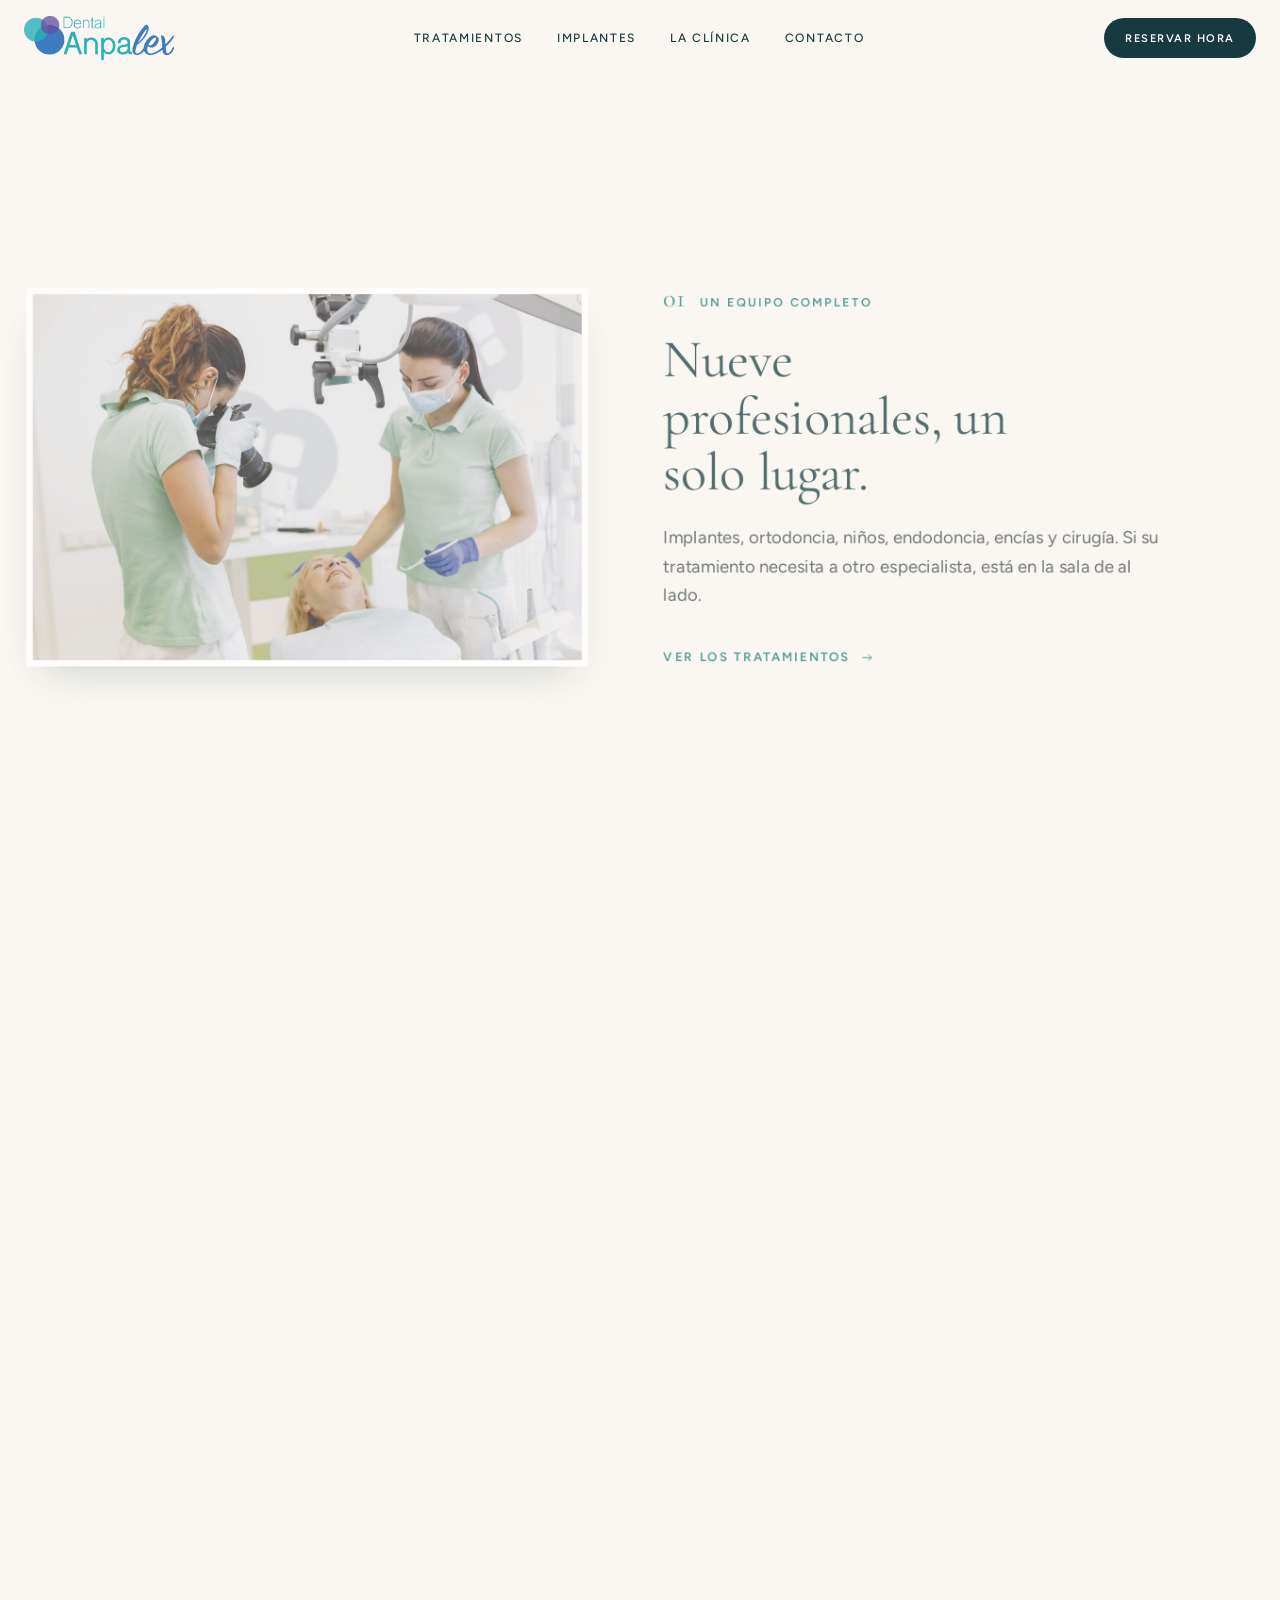
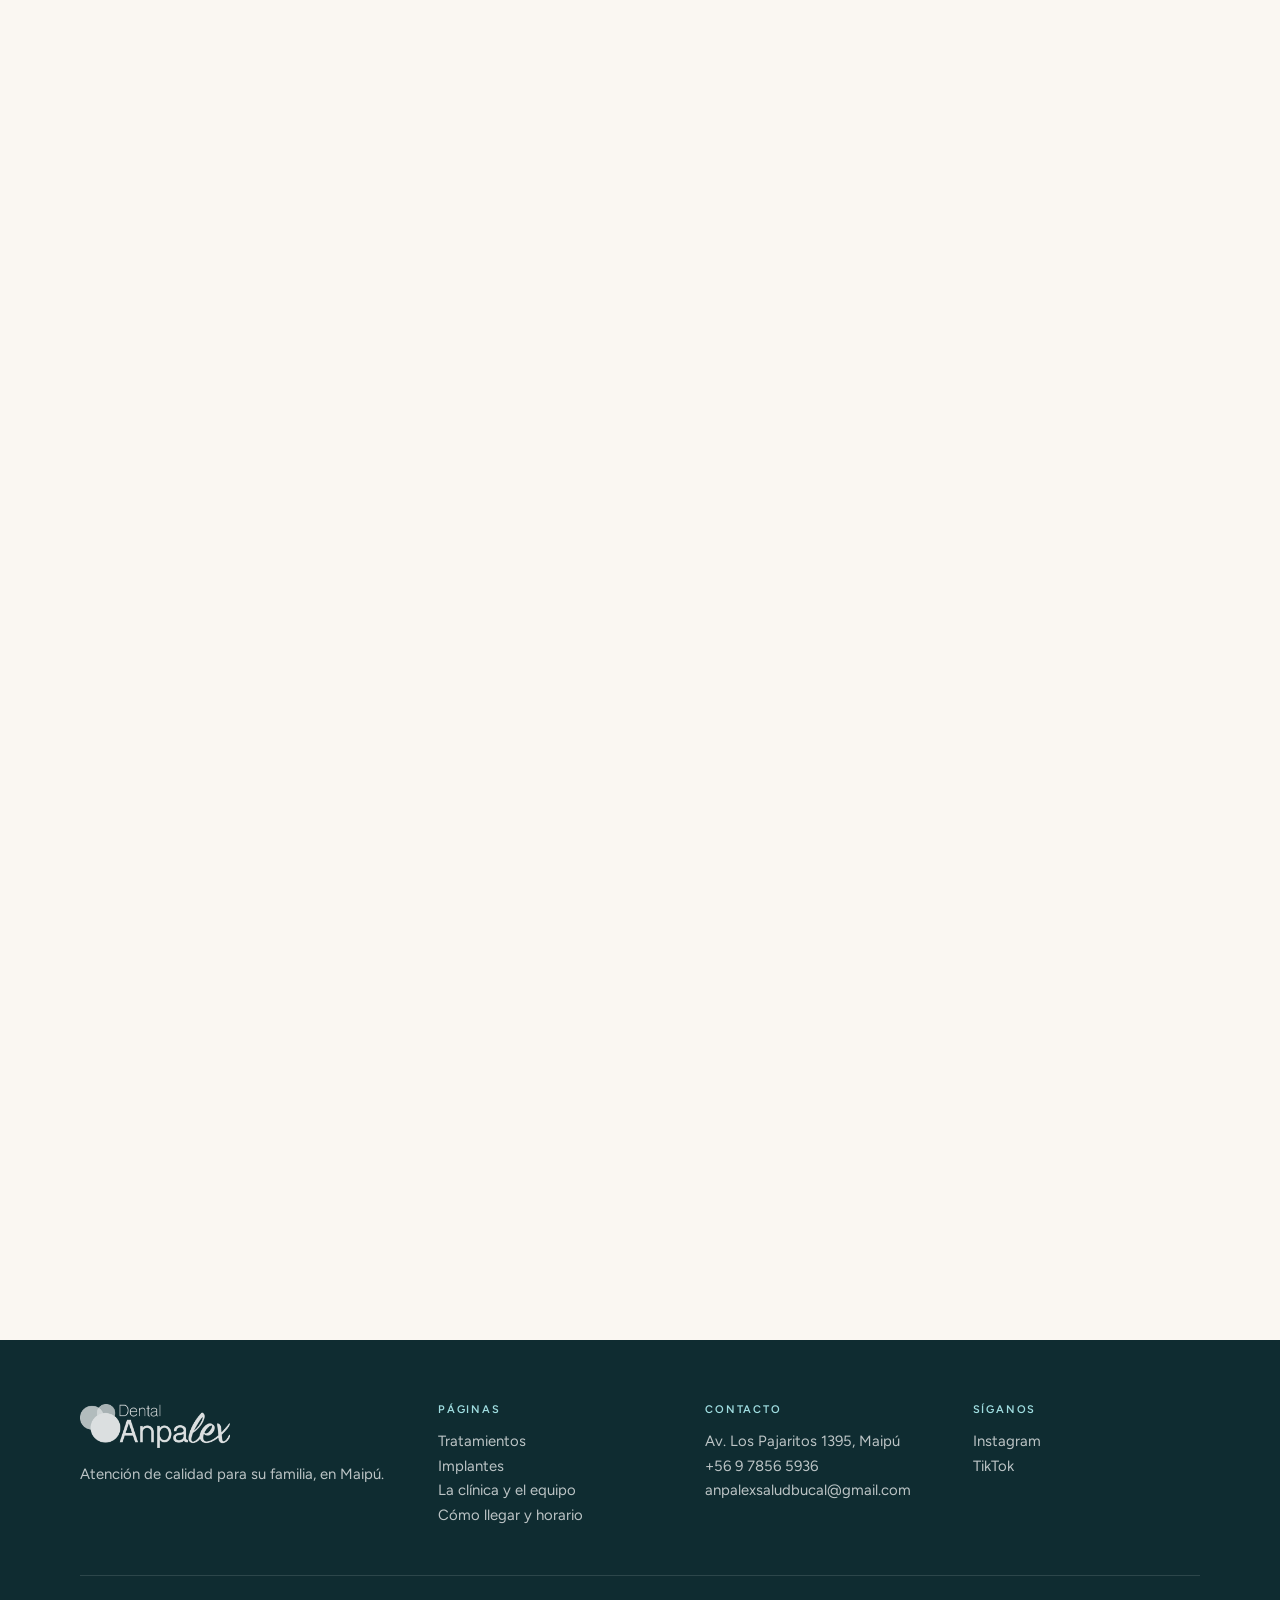
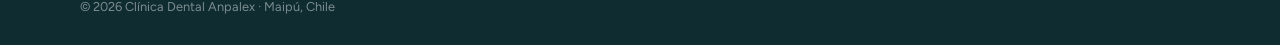
<file: web/version-crema/index.html>
<!doctype html>
<html lang="es-CL">
<head>
<meta charset="utf-8">
<meta name="viewport" content="width=device-width, initial-scale=1">
<title>Clínica Dental Anpalex · Dentista en Maipú · Implantes, ortodoncia y urgencias</title>
<meta name="description" content="Clínica dental en Maipú (Av. Los Pajaritos 1395). 9 profesionales: implantes, ortodoncia, niños, endodoncia y cirugía con pabellón propio. Urgencias sin hora y atención los sábados.">
<meta property="og:title" content="Clínica Dental Anpalex · Dentista en Maipú · Implantes, ortodoncia y urgencias">
<meta property="og:description" content="Clínica dental en Maipú (Av. Los Pajaritos 1395). 9 profesionales: implantes, ortodoncia, niños, endodoncia y cirugía con pabellón propio. Urgencias sin hora y atención los sábados.">
<meta property="og:image" content="https://anpalex.cl/web/img/portada-prueba.jpg">
<meta property="og:locale" content="es_CL">
<meta name="robots" content="noindex">
<meta name="theme-color" content="#FAF7F2">
<link rel="icon" href="img/icono-anpalex-64.png">
<link rel="apple-touch-icon" href="img/icono-anpalex-180.png">
<link rel="preconnect" href="https://fonts.googleapis.com">
<link rel="preconnect" href="https://fonts.gstatic.com" crossorigin>
<link href="https://fonts.googleapis.com/css2?family=Cormorant+Garamond:ital,wght@0,400;0,500;1,400&family=Figtree:wght@400;500;600&display=swap" rel="stylesheet">
<link rel="stylesheet" href="estilos.css?v=4">
<link rel="stylesheet" href="tunel.css?v=4">
<script>document.documentElement.classList.add("js")</script>
<script type="application/ld+json">
{
  "@context": "https://schema.org",
  "@type": "Dentist",
  "name": "Clínica Dental Anpalex",
  "image": "https://anpalex.cl/web/img/fachada.jpg",
  "telephone": "+56978565936",
  "email": "anpalexsaludbucal@gmail.com",
  "address": {"@type": "PostalAddress", "streetAddress": "Av. Los Pajaritos 1395", "addressLocality": "Maipú", "addressRegion": "Región Metropolitana", "addressCountry": "CL"},
  "geo": {"@type": "GeoCoordinates", "latitude": -33.5144826, "longitude": -70.7570745},
  "openingHoursSpecification": [
    {"@type": "OpeningHoursSpecification", "dayOfWeek": ["Monday","Tuesday","Wednesday","Thursday","Friday"], "opens": "09:00", "closes": "18:00"},
    {"@type": "OpeningHoursSpecification", "dayOfWeek": "Saturday", "opens": "09:00", "closes": "14:00"}
  ],
  "sameAs": ["https://www.instagram.com/anpalex.cl/", "https://www.tiktok.com/@clinicadental.anpalex"]
}
</script>
</head>
<body>

<svg width="0" height="0" style="position:absolute" aria-hidden="true">
  <symbol id="i-wa" viewBox="0 0 24 24"><path fill="currentColor" d="M12 2a10 10 0 0 0-8.6 15.1L2 22l5-1.3A10 10 0 1 0 12 2Zm0 18.2a8.2 8.2 0 0 1-4.2-1.1l-.3-.2-3 .8.8-2.9-.2-.3A8.2 8.2 0 1 1 12 20.2Zm4.5-6.1c-.2-.1-1.5-.7-1.7-.8-.2-.1-.4-.1-.6.1l-.8 1c-.1.2-.3.2-.5.1a6.7 6.7 0 0 1-3.3-2.9c-.3-.4.3-.4.7-1.3.1-.2 0-.3 0-.4l-.8-1.8c-.2-.5-.4-.4-.6-.4h-.5a1 1 0 0 0-.7.3 3 3 0 0 0-.9 2.2 5.2 5.2 0 0 0 1.1 2.7 11.8 11.8 0 0 0 4.5 4c1.7.7 2.3.8 3.2.6.5-.1 1.5-.6 1.7-1.2.2-.6.2-1.1.2-1.2-.1-.1-.3-.2-.5-.3Z"/></symbol>
  <symbol id="i-tel" viewBox="0 0 24 24"><path fill="none" stroke="currentColor" stroke-width="1.8" stroke-linecap="round" stroke-linejoin="round" d="M22 16.9v3a2 2 0 0 1-2.2 2 19.8 19.8 0 0 1-8.6-3.1 19.5 19.5 0 0 1-6-6A19.8 19.8 0 0 1 2.1 4.2 2 2 0 0 1 4.1 2h3a2 2 0 0 1 2 1.7c.1 1 .4 1.9.7 2.8a2 2 0 0 1-.5 2.1L8 9.9a16 16 0 0 0 6 6l1.3-1.3a2 2 0 0 1 2.1-.4c.9.3 1.8.6 2.8.7a2 2 0 0 1 1.7 2Z"/></symbol>
  <symbol id="i-cal" viewBox="0 0 24 24"><g fill="none" stroke="currentColor" stroke-width="1.8" stroke-linecap="round"><rect x="3" y="4" width="18" height="18" rx="2"/><path d="M16 2v4M8 2v4M3 10h18"/></g></symbol>
  <symbol id="i-flecha" viewBox="0 0 24 24"><path fill="none" stroke="currentColor" stroke-width="1.6" stroke-linecap="round" stroke-linejoin="round" d="M4 12h15M14 7l5 5-5 5"/></symbol>
</svg>

<a class="saltar" href="#contenido">Ir al contenido</a>

<header class="cabecera" id="cabecera">
  <div class="cabecera-in">
    <a href="index.html" class="marca" aria-label="Clínica Dental Anpalex, inicio"><img src="img/logo.png" alt="Dental Anpalex" width="520" height="154"></a>
    <nav class="menu" id="menu" aria-label="Páginas">
      <a href="index.html" class="solo-movil">Inicio</a>
      <a href="tratamientos.html">Tratamientos</a>
      <a href="implantes.html">Implantes</a>
      <a href="clinica.html">La clínica</a>
      <a href="contacto.html">Contacto</a>
    </nav>
    <div class="cabecera-acciones">
      <a class="pastilla pastilla-tinta pastilla-chica js-wa" href="#">Reservar hora</a>
      <button class="boton-menu" type="button" aria-expanded="false" aria-controls="menu"><span></span><span></span><span class="oculto">Menú</span></button>
    </div>
  </div>
</header>

<main id="contenido">

<!-- PORTADA EN TÚNEL: al bajar, la cámara avanza y cada escena llega desde el fondo (tunel.js).
     Sin JavaScript o con «reducir movimiento» las escenas quedan una debajo de la otra. -->
<section class="tunel" id="inicio" style="--n: 8" aria-label="Presentación de la clínica">
  <div class="tunel-escena">
    <div class="tunel-mundo">

      <article class="capa capa-portada" data-nombre="Inicio">
        <div class="capa-in">
          <div class="capa-texto">
            <p class="etiqueta">Clínica Dental Anpalex · Maipú</p>
            <h1>Atención dental de calidad, para toda su familia.</h1>
            <p class="bajada">Nueve profesionales y pabellón propio en Av. Los Pajaritos 1395. También atendemos los sábados.</p>
            <div class="botones">
              <a class="pastilla pastilla-tinta js-wa" href="#">Reservar por WhatsApp</a>
              <a class="pastilla pastilla-borde js-agenda" href="#" target="_blank" rel="noopener">Agendar en línea</a>
            </div>
          </div>
          <figure class="capa-foto"><img src="img/portada-prueba.jpg" alt="Foto de prueba: dentista atendiendo a una paciente" width="1800" height="1200" fetchpriority="high"></figure>
        </div>
      </article>

      <article class="capa" data-nombre="Equipo completo">
        <div class="capa-in capa-al-reves">
          <div class="capa-texto">
            <p class="capa-num"><span>01</span>Un equipo completo</p>
            <h2>Nueve profesionales, un solo lugar.</h2>
            <p>Implantes, ortodoncia, niños, endodoncia, encías y cirugía. Si su tratamiento necesita a otro especialista, está en la sala de al lado.</p>
            <a class="enlace" href="tratamientos.html">Ver los tratamientos <svg class="ico"><use href="#i-flecha"/></svg></a>
          </div>
          <figure class="capa-foto"><img src="img/fila1-prueba.jpg" alt="Foto de prueba: dos dentistas atendiendo" width="1000" height="667"></figure>
        </div>
      </article>

      <article class="capa" data-nombre="A su ritmo">
        <div class="capa-in">
          <div class="capa-texto">
            <p class="capa-num"><span>02</span>A su ritmo</p>
            <h2>Si le da miedo el dentista, lo entendemos.</h2>
            <p>Tenemos sedación con óxido nitroso, que lo relaja sin dormirlo. La Dra. Rocío Serrano atiende pacientes con ansiedad y TEA, con calma y sin apuro.</p>
          </div>
          <figure class="capa-foto"><img src="img/fila2-prueba.jpg" alt="Foto de prueba: niña sonriendo en el sillón dental" width="1000" height="668"></figure>
        </div>
      </article>

      <article class="capa" data-nombre="Tecnología">
        <div class="capa-in capa-al-reves">
          <div class="capa-texto">
            <p class="capa-num"><span>03</span>Tecnología</p>
            <h2>Pabellón propio y escáner 3D.</h2>
            <p>Las cirugías se hacen acá mismo. La medida de sus dientes se toma con una cámara, sin pastas en la boca, y la radiografía digital usa mucha menos radiación.</p>
          </div>
          <figure class="capa-foto capa-foto-vertical"><img src="img/pabellon.jpg" alt="Pabellón de cirugía de la clínica" width="800" height="1000"></figure>
        </div>
      </article>

      <article class="capa" data-nombre="Implantes">
        <div class="capa-in">
          <div class="capa-texto">
            <p class="capa-num"><span>04</span>Implantes · promoción del mes</p>
            <h2>Implante con corona, desde $550.000</h2>
            <p>Antes $850.000, hasta 3 cuotas sin interés. La evaluación es sin costo: le decimos si es candidato y cuánto cuesta en su caso.</p>
            <div class="botones">
              <a class="pastilla pastilla-tinta js-wa" data-tema="la promoción de implantes y reservar mi evaluación sin costo" href="#">Evaluación sin costo</a>
              <a class="enlace" href="implantes.html">Ver implantes <svg class="ico"><use href="#i-flecha"/></svg></a>
            </div>
          </div>
          <figure class="capa-foto"><img src="../../video/dr-herrera-portada.jpg" alt="Dr. Juan Herrera explicando los implantes" width="1280" height="720"></figure>
        </div>
      </article>

      <article class="capa" data-nombre="Equipo">
        <div class="capa-in capa-al-reves">
          <div class="capa-texto">
            <p class="capa-num"><span>05</span>El equipo</p>
            <h2>Las personas que lo van a atender.</h2>
            <p>El Dr. Erik Castro dirige la clínica y hace los implantes. El Dr. Juan Herrera cuida las encías y el hueso. Y siete profesionales más.</p>
            <a class="enlace" href="clinica.html#equipo">Conocer al equipo <svg class="ico"><use href="#i-flecha"/></svg></a>
          </div>
          <div class="capa-duo">
            <figure class="capa-foto"><img src="img/equipo-castro.jpg" alt="Dr. Erik Castro" width="720" height="900"><figcaption>Dr. Erik Castro</figcaption></figure>
            <figure class="capa-foto"><img src="img/equipo-herrera.jpg" alt="Dr. Juan Herrera" width="720" height="900"><figcaption>Dr. Juan Herrera</figcaption></figure>
          </div>
        </div>
      </article>

      <article class="capa capa-cita" data-nombre="Pacientes">
        <blockquote>
          <p>«Hoy sonrío con confianza porque mi autoestima ha vuelto después de tanto tiempo. Gracias por devolverme no solo mis dientes, sino también mi seguridad.»</p>
          <footer>Vicente A., paciente</footer>
        </blockquote>
      </article>

      <article class="capa" data-nombre="Reservar">
        <div class="capa-in">
          <div class="capa-texto">
            <p class="etiqueta">Reserve su hora</p>
            <h2>Le mostramos las horas disponibles al momento.</h2>
            <p>Lunes a viernes de 9:00 a 18:00 y sábado de 9:00 a 14:00. Urgencias sin hora hasta las 17:25, y el sábado hasta las 12:25.</p>
            <div class="botones">
              <a class="pastilla pastilla-tinta js-wa" href="#">Reservar por WhatsApp</a>
              <a class="pastilla pastilla-borde js-agenda" href="#" target="_blank" rel="noopener">Agendar en línea</a>
            </div>
            <a class="enlace" href="contacto.html">Cómo llegar <svg class="ico"><use href="#i-flecha"/></svg></a>
          </div>
          <figure class="capa-foto"><img src="img/fachada.jpg" alt="Fachada de la clínica, con el letrero Clínica Dental y el número 1395" width="1000" height="750"></figure>
        </div>
      </article>

    </div>
    <p class="tunel-pista" aria-hidden="true">Deslice para entrar<span></span></p>
  </div>
</section>

</main>

<footer class="pie">
  <div class="envoltura pie-grilla">
    <div><img src="img/logo.png" alt="Dental Anpalex" width="200" height="59" loading="lazy"><p>Atención de calidad para su familia, en Maipú.</p></div>
    <div><p class="pie-tit">Páginas</p><p><a href="tratamientos.html">Tratamientos</a><br><a href="implantes.html">Implantes</a><br><a href="clinica.html">La clínica y el equipo</a><br><a href="contacto.html">Cómo llegar y horario</a></p></div>
    <div><p class="pie-tit">Contacto</p><p>Av. Los Pajaritos 1395, Maipú<br><a href="tel:+56978565936">+56 9 7856 5936</a><br><a href="mailto:anpalexsaludbucal@gmail.com">anpalexsaludbucal@gmail.com</a></p></div>
    <div><p class="pie-tit">Síganos</p><p><a href="https://www.instagram.com/anpalex.cl/" target="_blank" rel="noopener">Instagram</a><br><a href="https://www.tiktok.com/@clinicadental.anpalex" target="_blank" rel="noopener">TikTok</a></p></div>
  </div>
  <p class="pie-final">© 2026 Clínica Dental Anpalex · Maipú, Chile</p>
</footer>

<nav class="barra-movil" aria-label="Contacto rápido">
  <a class="js-wa" href="#"><svg class="ico"><use href="#i-wa"/></svg>WhatsApp</a>
  <a href="tel:+56978565936"><svg class="ico"><use href="#i-tel"/></svg>Llamar</a>
  <a class="js-agenda" href="#" target="_blank" rel="noopener"><svg class="ico"><use href="#i-cal"/></svg>Agendar</a>
</nav>

<script src="config.js"></script>
<script src="app.js?v=4"></script>
<script src="tunel.js?v=4"></script>
</body>
</html>
</file>
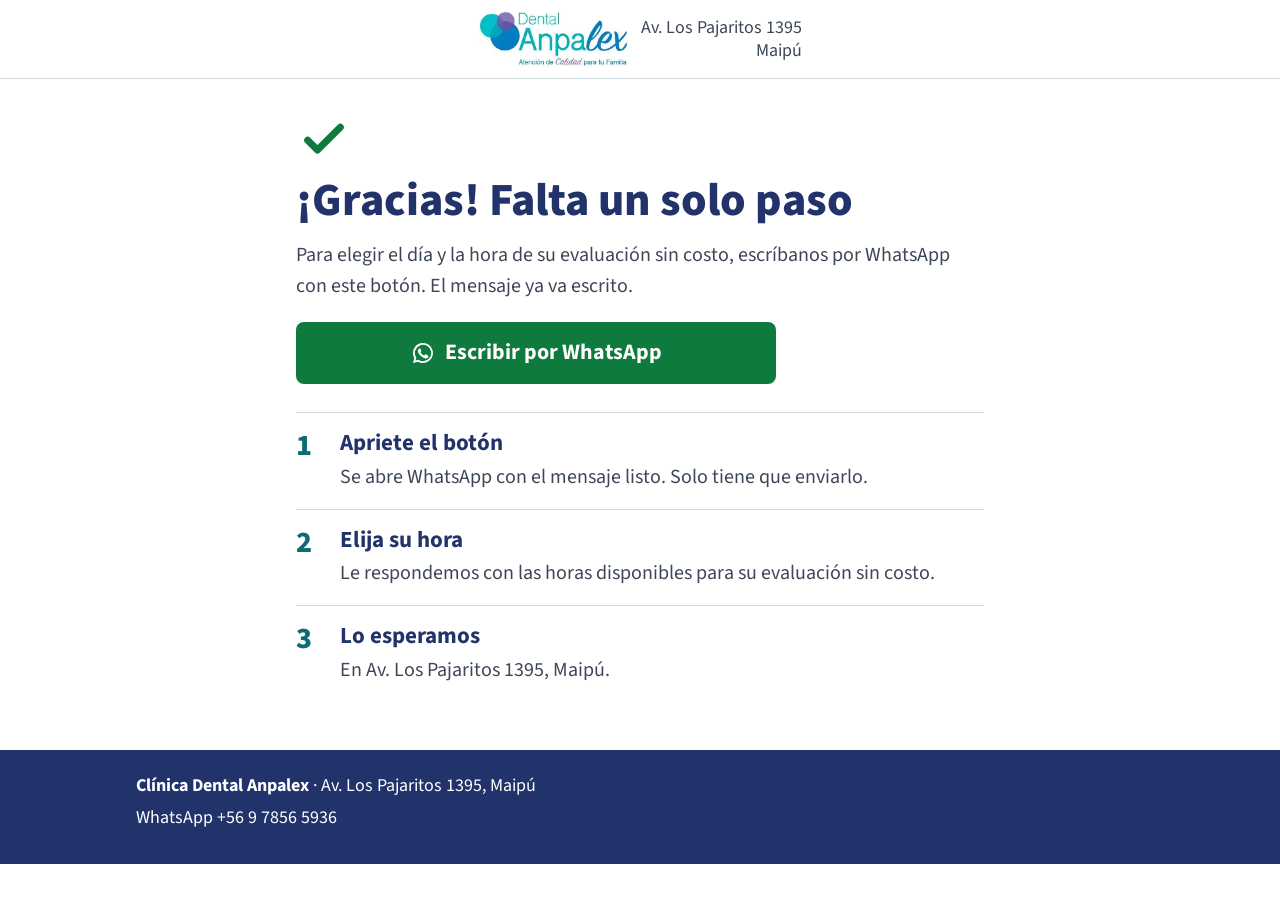
<file: gracias.html>
<!doctype html>
<html lang="es-CL">
<head>
  <meta charset="utf-8">
  <meta name="viewport" content="width=device-width, initial-scale=1">
  <title>Último paso: escríbanos por WhatsApp | Clínica Dental Anpalex</title>
  <meta name="robots" content="noindex">
  <link rel="icon" type="image/png" sizes="64x64" href="img/icono-anpalex-64.png">
  <link rel="apple-touch-icon" href="img/icono-anpalex-180.png">
  <link rel="preconnect" href="https://fonts.googleapis.com">
  <link rel="preconnect" href="https://fonts.gstatic.com" crossorigin>
  <link href="https://fonts.googleapis.com/css2?family=Source+Sans+3:wght@400;600;700;800&display=swap" rel="stylesheet">
  <link rel="stylesheet" href="estilos.css?v=20261114c">
  <script src="config.js"></script>
  <script src="pixel.js"></script>
</head>
<body>

  <header class="cabecera">
    <div class="envoltura">
      <img src="img/logo-anpalex.png" alt="Clínica Dental Anpalex" width="463" height="177">
      <div class="lugar">Av. Los Pajaritos 1395<br>Maipú</div>
    </div>
  </header>

  <main class="gracias">
    <div class="envoltura angosto">
      <div class="listo"><svg viewBox="0 0 24 24" fill="none" stroke="currentColor" stroke-width="3" stroke-linecap="round" stroke-linejoin="round"><path d="M5 12.5l4.2 4.2L19 7"/></svg></div>
      <h1 id="titulo">¡Gracias! Falta un solo paso</h1>
      <p class="bajada">Para elegir el día y la hora de su evaluación sin costo, escríbanos por WhatsApp con este botón. El mensaje ya va escrito.</p>
      <a class="boton wa" id="botonWa" href="#" target="_blank" rel="noopener">
        <svg width="24" height="24" viewBox="0 0 24 24" fill="currentColor" aria-hidden="true"><path d="M12 2a10 10 0 0 0-8.6 15.1L2 22l5-1.3A10 10 0 1 0 12 2zm0 18.2a8.2 8.2 0 0 1-4.2-1.2l-.3-.2-3 .8.8-2.9-.2-.3A8.2 8.2 0 1 1 12 20.2zm4.5-6.1c-.2-.1-1.5-.7-1.7-.8-.2-.1-.4-.1-.6.1l-.8 1c-.1.2-.3.2-.5.1a6.7 6.7 0 0 1-3.3-2.9c-.3-.4.2-.4.7-1.4.1-.2 0-.3 0-.4l-.8-1.8c-.2-.5-.4-.4-.6-.4h-.5a1 1 0 0 0-.7.3 3 3 0 0 0-.9 2.2 5.2 5.2 0 0 0 1.1 2.7 11.8 11.8 0 0 0 4.5 4c1.7.7 2.3.8 3.2.6.5-.1 1.5-.6 1.7-1.2.2-.6.2-1.1.2-1.2-.1-.1-.3-.2-.5-.3z"/></svg>
        <span id="textoBoton">Escribir por WhatsApp</span>
      </a>

      <ol class="pasos">
        <li><div class="num">1</div><h3>Apriete el botón</h3><p>Se abre WhatsApp con el mensaje listo. Solo tiene que enviarlo.</p></li>
        <li><div class="num">2</div><h3>Elija su hora</h3><p>Le respondemos con las horas disponibles para su evaluación sin costo.</p></li>
        <li><div class="num">3</div><h3>Lo esperamos</h3><p>En Av. Los Pajaritos 1395, Maipú.</p></li>
      </ol>
    </div>
  </main>

  <footer style="padding-bottom:28px;">
    <div class="envoltura">
      <p><strong>Clínica Dental Anpalex</strong> · Av. Los Pajaritos 1395, Maipú</p>
      <p>WhatsApp +56 9 7856 5936</p>
    </div>
  </footer>

  <script>
    (function () {
      var C = window.ANPALEX || {};
      var q = new URLSearchParams(location.search);
      var n = (q.get("n") || "").replace(/[^\p{L}' -]/gu, "").trim().slice(0, 30);
      var escrito = q.get("e") === "escrito";
      if (q.get("e") && window.fbq) window.fbq("track", "Lead", { content_name: "Implantes" });
      if (escrito) {
        // El bot ya le escribió: se le dice que revise su WhatsApp; el botón queda por si no lo ve.
        document.title = "Le escribimos por WhatsApp | Clínica Dental Anpalex";
        document.getElementById("titulo").textContent = (n ? "¡Listo, " + n + "!" : "¡Listo!") + " Le escribimos por WhatsApp";
        document.querySelector(".bajada").textContent = "Le acabamos de enviar un mensaje desde el WhatsApp de la clínica (+56 9 7856 5936). Respóndalo para elegir el día y la hora de su evaluación sin costo.";
        document.getElementById("textoBoton").textContent = "Abrir el chat de la clínica";
        var pasos = document.querySelectorAll(".pasos li");
        pasos[0].querySelector("h3").textContent = "Revise su WhatsApp";
        pasos[0].querySelector("p").textContent = "Le llegó un mensaje de Clínica Dental Anpalex.";
        pasos[1].querySelector("p").textContent = "Respóndalo con el día y horario que le acomoda.";
      } else if (n) {
        document.getElementById("titulo").textContent = "¡Gracias, " + n + "! Falta un solo paso";
      }
      var plantilla = C.mensajeWhatsapp || "";
      var texto = n ? plantilla.replace("{nombre}", n) : plantilla.replace(/\s*[^.]*\{nombre\}[^.]*\./, "");
      var boton = document.getElementById("botonWa");
      boton.href = "https://wa.me/" + C.whatsapp + "?text=" + encodeURIComponent(texto);
      boton.addEventListener("click", function () {
        if (window.fbq) window.fbq("track", "Contact", { content_name: "Implantes" });
      });
    })();
  </script>
</body>
</html>
</file>
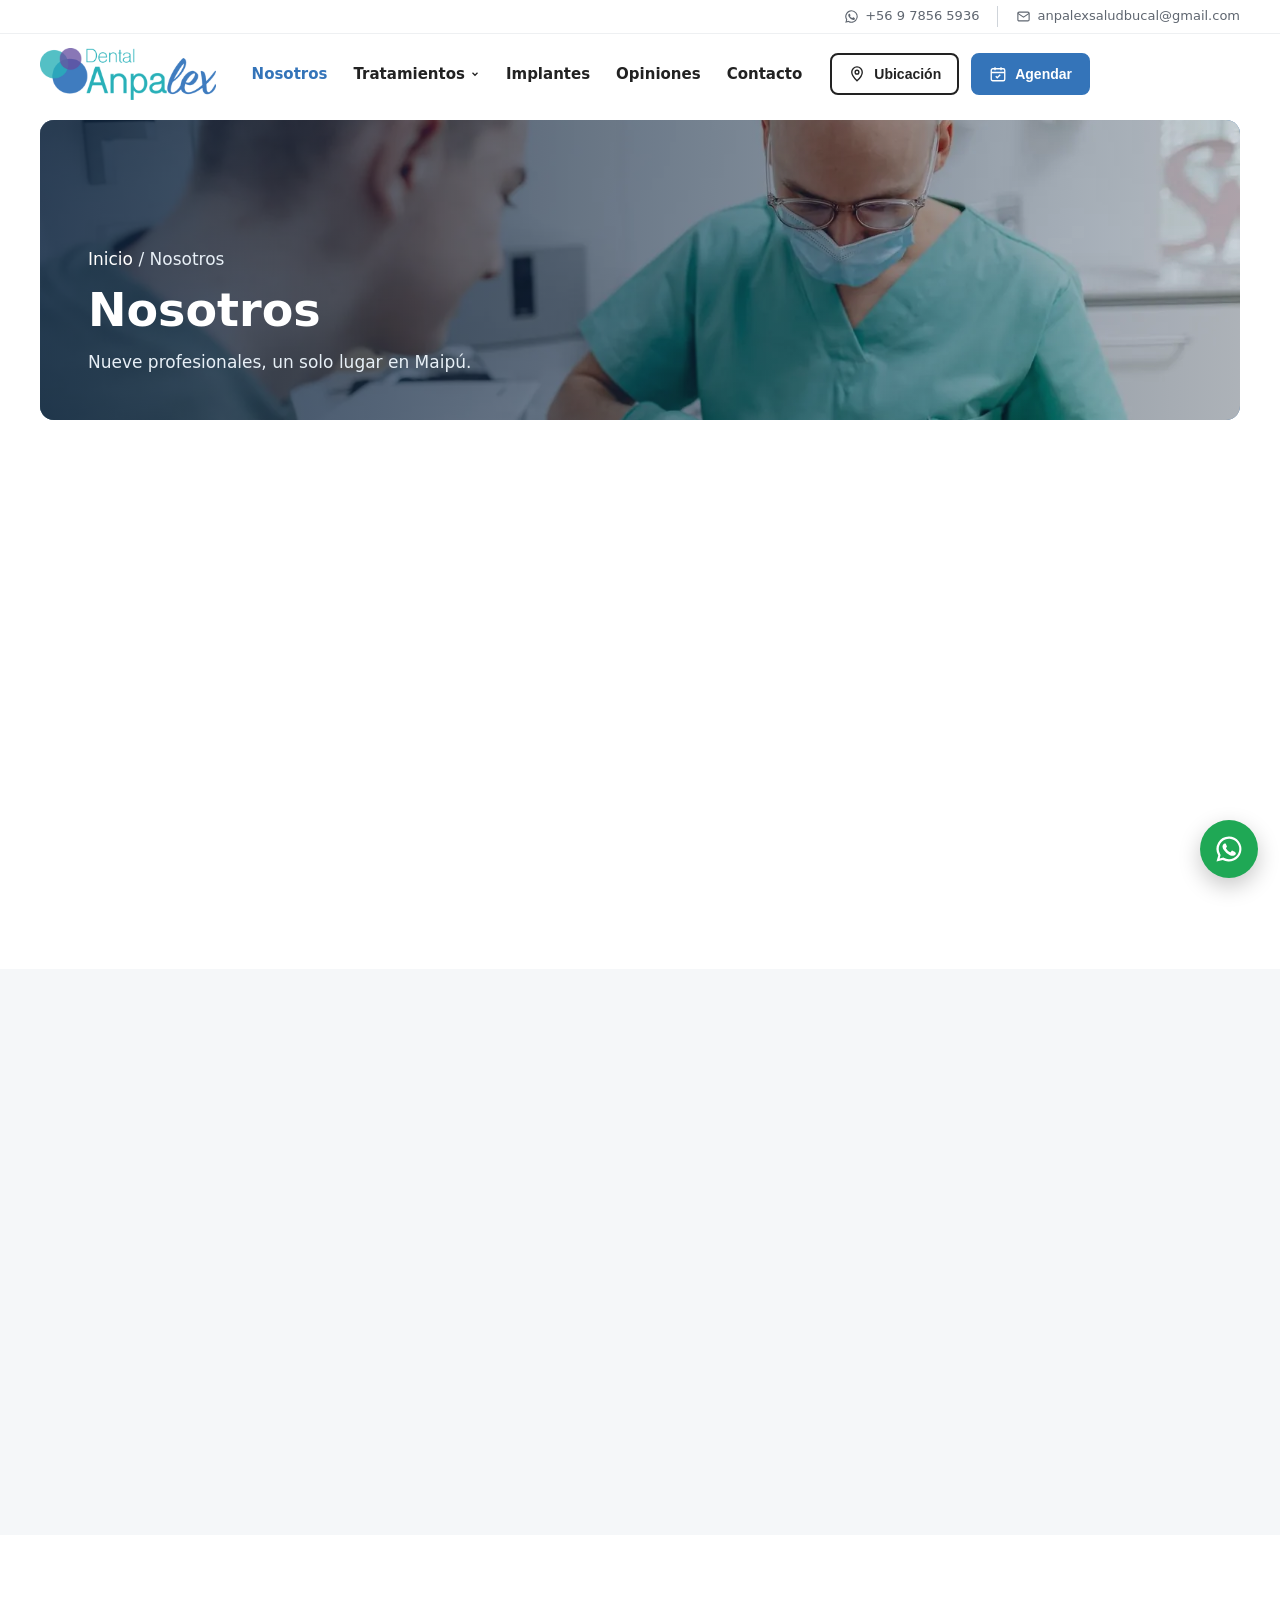
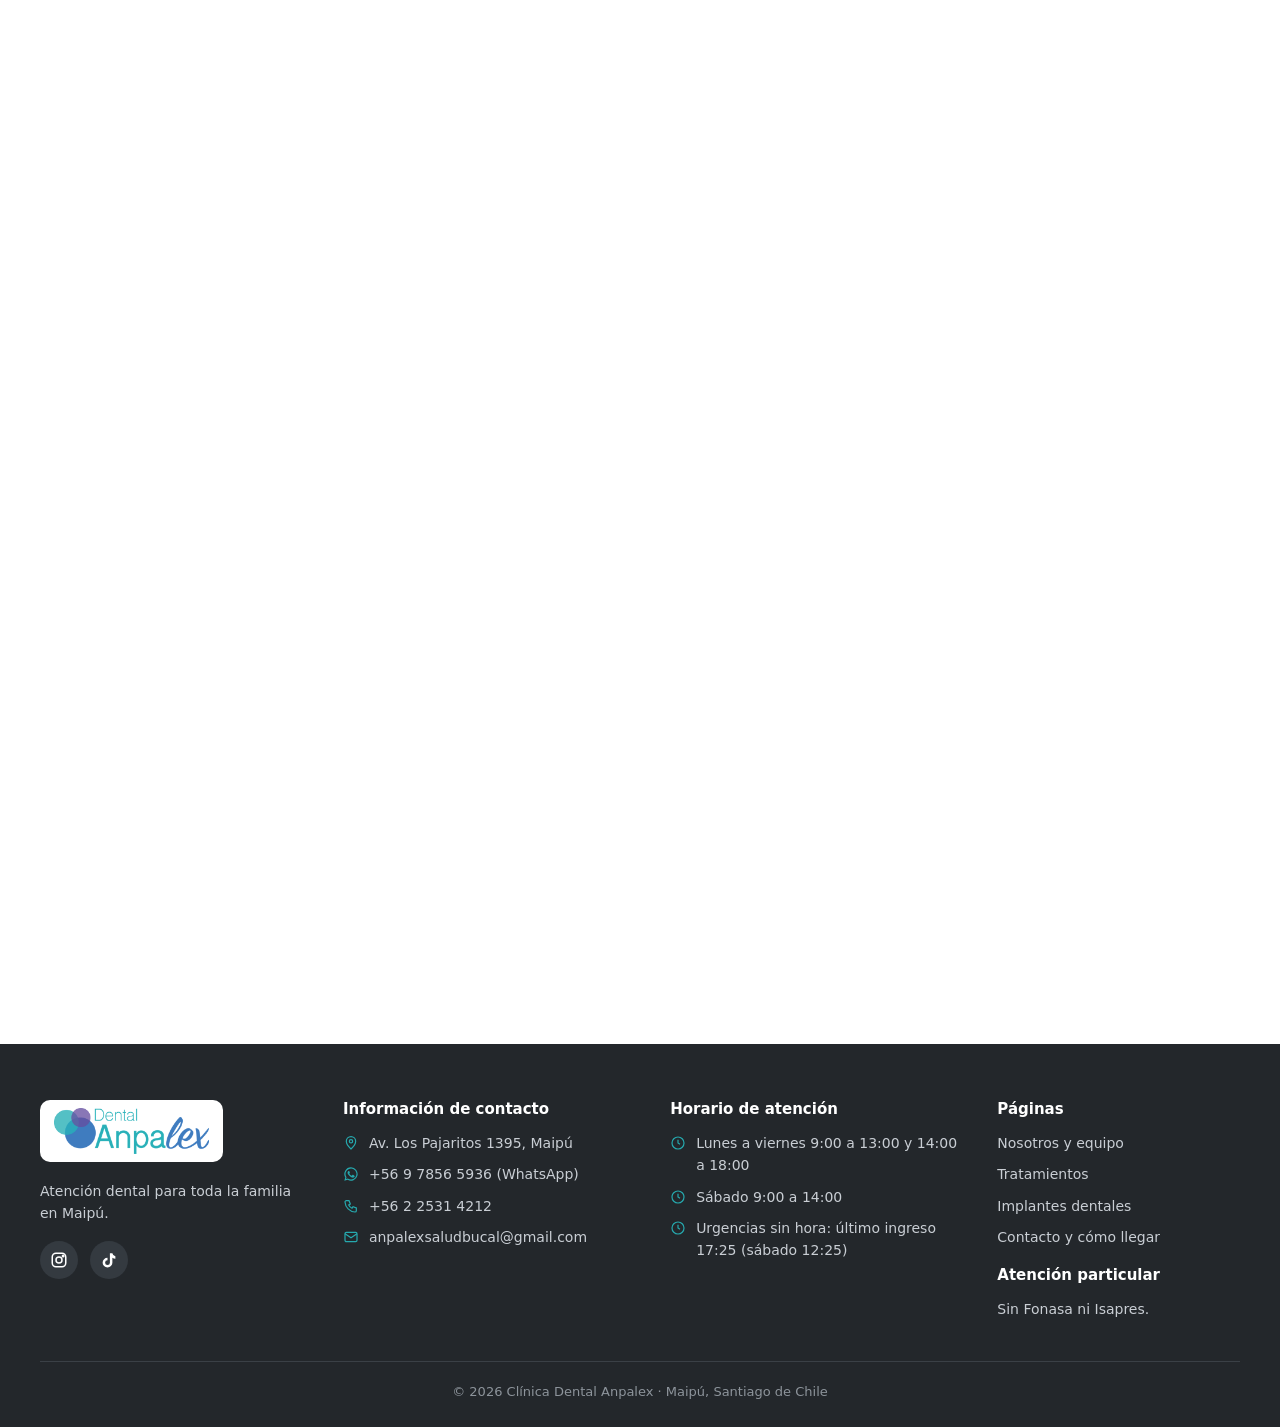
<file: web/clinica.html>
<!doctype html><meta charset="utf-8"><meta name="robots" content="noindex"><meta http-equiv="refresh" content="0; url=nosotros.html"><link rel="canonical" href="https://anpalex.cl/web/nosotros.html"><a href="nosotros.html">Nosotros</a>
</file>
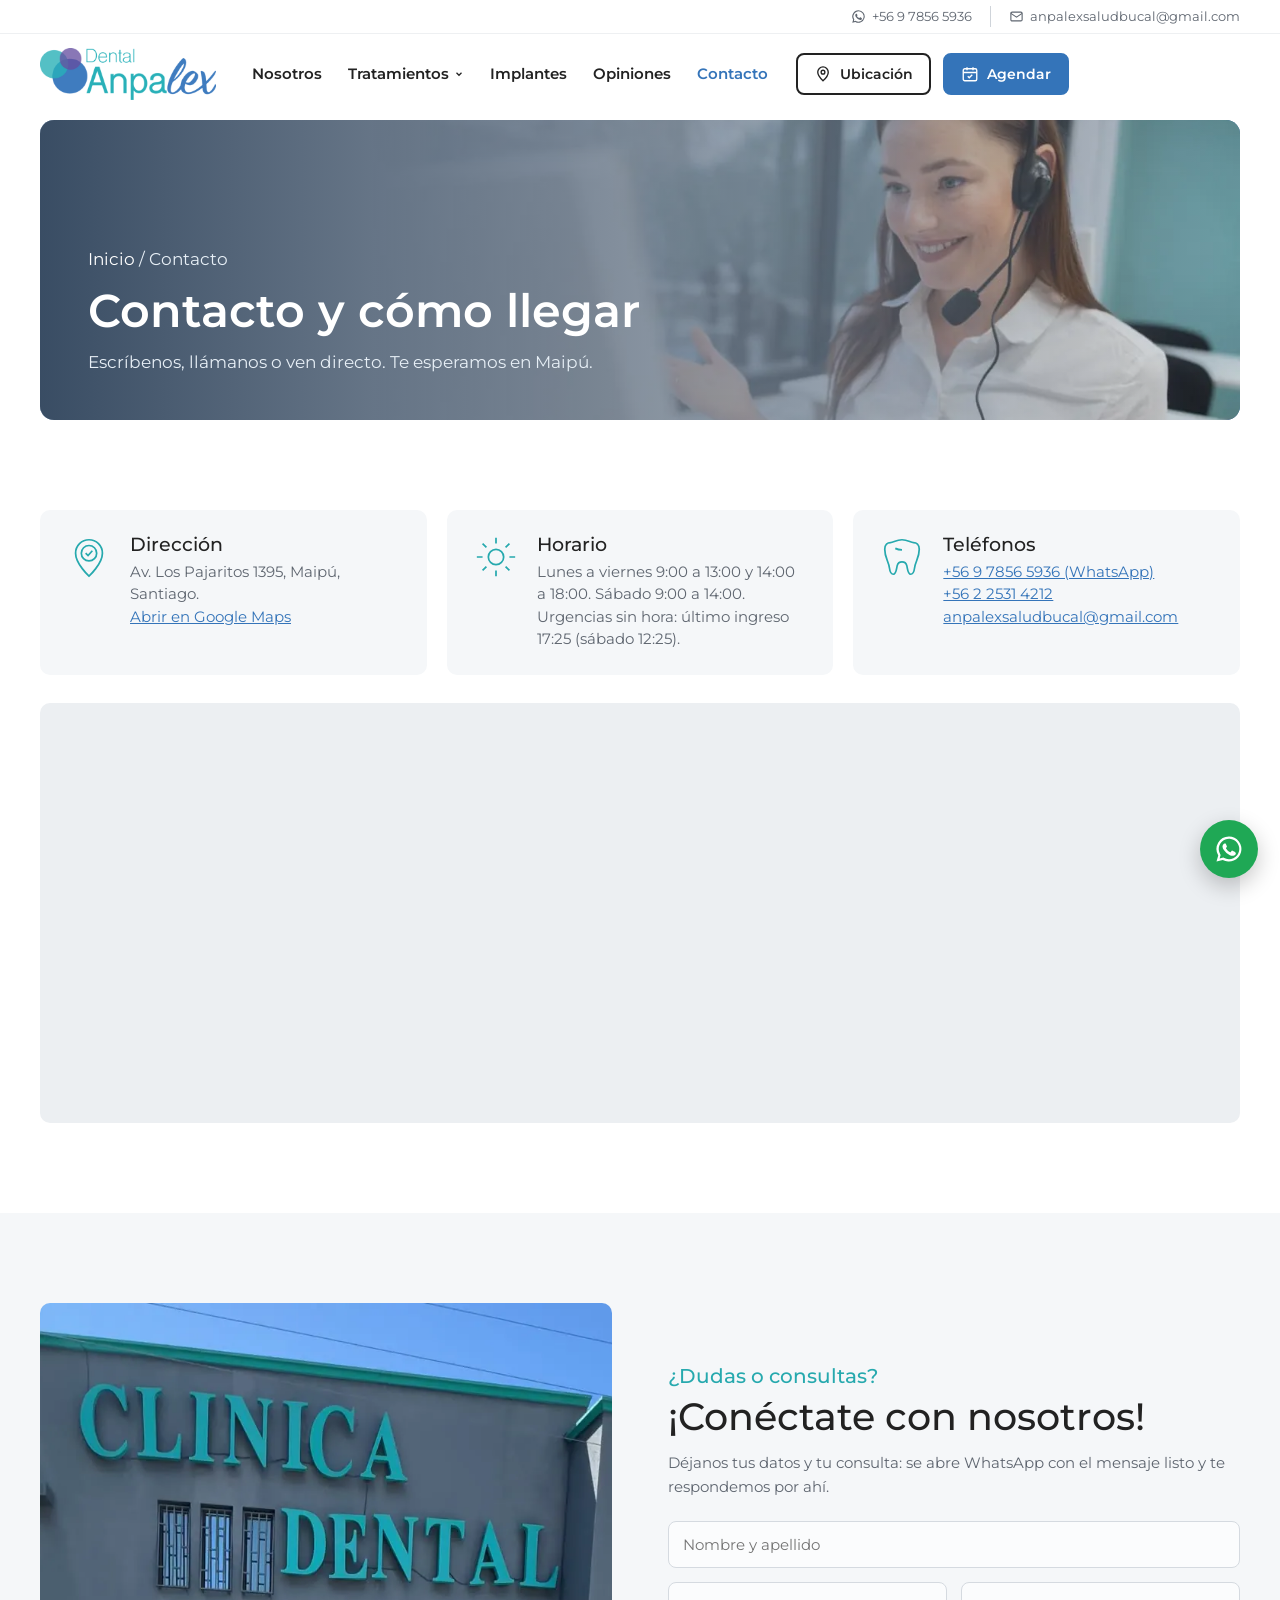
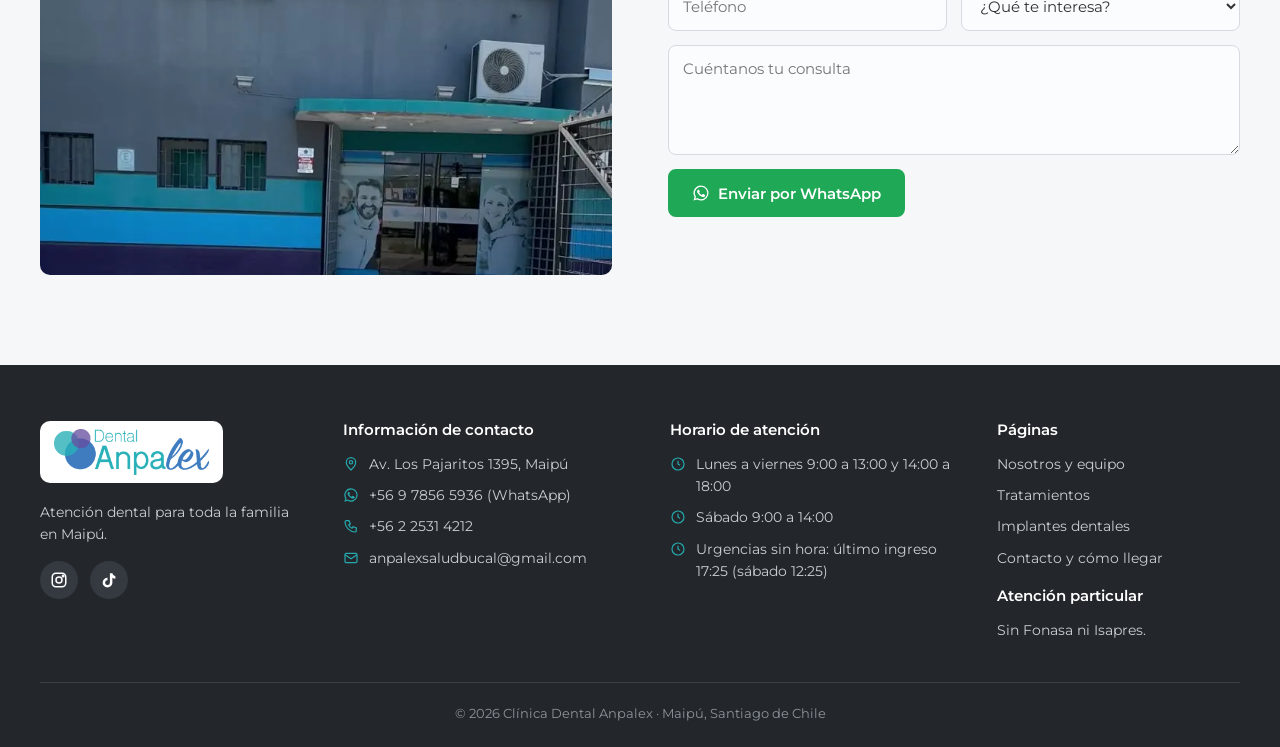
<file: web/contacto.html>
<!doctype html>
<html lang="es-CL">
<head>
<meta charset="utf-8">
<meta name="viewport" content="width=device-width, initial-scale=1">
<title>Contacto y cómo llegar · Clínica Dental Anpalex, Av. Los Pajaritos 1395, Maipú</title>
<meta name="description" content="Clínica Dental Anpalex: Av. Los Pajaritos 1395, Maipú. WhatsApp +56 9 7856 5936. Lunes a viernes 9:00 a 18:00 y sábado 9:00 a 14:00. Urgencias sin hora.">
<meta name="robots" content="noindex">
<link rel="canonical" href="https://anpalex.cl/web/contacto.html">
<meta property="og:type" content="website"><meta property="og:locale" content="es_CL">
<meta property="og:title" content="Contacto y cómo llegar · Clínica Dental Anpalex, Av. Los Pajaritos 1395, Maipú"><meta property="og:description" content="Clínica Dental Anpalex: Av. Los Pajaritos 1395, Maipú. WhatsApp +56 9 7856 5936. Lunes a viernes 9:00 a 18:00 y sábado 9:00 a 14:00. Urgencias sin hora.">
<meta property="og:image" content="https://anpalex.cl/web/img/portada.webp"><meta property="og:url" content="https://anpalex.cl/web/contacto.html">
<link rel="icon" href="img/icono-anpalex-64.png"><link rel="apple-touch-icon" href="img/icono-anpalex-180.png">
<link rel="preconnect" href="https://fonts.googleapis.com"><link rel="preconnect" href="https://fonts.gstatic.com" crossorigin>
<link href="https://fonts.googleapis.com/css2?family=Montserrat:wght@400;500;600;700&display=swap" rel="stylesheet">
<link rel="preload" as="image" href="img/banner-contacto.webp">
<link rel="stylesheet" href="estilos.css">
<script>document.documentElement.classList.add("js")</script>
<script type="application/ld+json">
{"@context": "https://schema.org", "@type": "Dentist", "name": "Clínica Dental Anpalex",
 "url": "https://anpalex.cl/", "image": "https://anpalex.cl/web/img/portada.webp", "logo": "https://anpalex.cl/web/img/logo.png",
 "telephone": "+56978565936", "email": "anpalexsaludbucal@gmail.com", "priceRange": "$$",
 "address": {"@type": "PostalAddress", "streetAddress": "Av. Los Pajaritos 1395", "addressLocality": "Maipú", "addressRegion": "Región Metropolitana", "addressCountry": "CL"},
 "geo": {"@type": "GeoCoordinates", "latitude": -33.5144826, "longitude": -70.7570745},
 "hasMap": "https://maps.app.goo.gl/VkXCgqU3DJnRNFGv6",
 "openingHoursSpecification": [
  {"@type": "OpeningHoursSpecification", "dayOfWeek": ["Monday","Tuesday","Wednesday","Thursday","Friday"], "opens": "09:00", "closes": "13:00"},
  {"@type": "OpeningHoursSpecification", "dayOfWeek": ["Monday","Tuesday","Wednesday","Thursday","Friday"], "opens": "14:00", "closes": "18:00"},
  {"@type": "OpeningHoursSpecification", "dayOfWeek": "Saturday", "opens": "09:00", "closes": "14:00"}],
 "sameAs": ["https://www.instagram.com/anpalex.cl/", "https://www.tiktok.com/@clinicadental.anpalex"]}
</script>
</head>
<body>
<a class="saltar" href="#contenido">Ir al contenido</a>
<div class="barra-sup"><div class="contenedor">
  <a data-wsp href="#"><svg viewBox="0 0 24 24" fill="currentColor" aria-hidden="true"><path d="M12 2a10 10 0 0 0-8.6 15.1L2 22l5-1.3A10 10 0 1 0 12 2Zm0 18.2a8.2 8.2 0 0 1-4.2-1.2l-.3-.2-3 .8.8-2.9-.2-.3A8.2 8.2 0 1 1 12 20.2Zm4.5-6.1c-.2-.1-1.5-.7-1.7-.8-.2-.1-.4-.1-.6.1l-.8 1c-.1.2-.3.2-.5.1a6.7 6.7 0 0 1-3.3-2.9c-.3-.4.3-.4.7-1.4.1-.2 0-.3 0-.4l-.8-1.8c-.2-.5-.4-.4-.6-.4h-.5a1 1 0 0 0-.7.3 3 3 0 0 0-.9 2.2 5.2 5.2 0 0 0 1.1 2.7 11.8 11.8 0 0 0 4.5 4c1.7.7 2.3.8 3.2.6.5-.1 1.5-.6 1.7-1.2.2-.6.2-1.1.2-1.2-.1-.1-.3-.2-.5-.3Z"/></svg> +56 9 7856 5936</a>
  <a href="mailto:anpalexsaludbucal@gmail.com"><svg viewBox="0 0 24 24" fill="none" stroke="currentColor" stroke-width="1.8" aria-hidden="true"><rect x="3" y="5" width="18" height="14" rx="2"/><path d="m3 7 9 6 9-6"/></svg> anpalexsaludbucal@gmail.com</a>
</div></div>
<header class="cabecera"><div class="contenedor">
  <a class="logo" href="index.html" aria-label="Clínica Dental Anpalex, inicio"><img src="img/logo.png" alt="Clínica Dental Anpalex" width="520" height="154"></a>
  <nav aria-label="Principal"><ul class="menu" id="menu">
    <li><a href="nosotros.html">Nosotros</a></li>
    <li><a href="tratamientos.html">Tratamientos <svg class="flecha" viewBox="0 0 24 24" fill="none" stroke="currentColor" stroke-width="3" aria-hidden="true"><path d="m6 9 6 6 6-6"/></svg></a><ul class="submenu"><li><a href="tratamientos.html#limpieza">Limpieza y control</a></li><li><a href="tratamientos.html#tapaduras">Tapaduras</a></li><li><a href="tratamientos.html#conducto">Tratamiento de conducto</a></li><li><a href="tratamientos.html#encias">Encías (periodoncia)</a></li><li><a href="tratamientos.html#ninos">Odontopediatría (niños)</a></li><li><a href="tratamientos.html#extracciones">Extracciones y muelas del juicio</a></li><li><a href="tratamientos.html#implantes">Implantes dentales</a></li><li><a href="tratamientos.html#ortodoncia">Ortodoncia y alineadores</a></li><li><a href="tratamientos.html#protesis">Prótesis, coronas y carillas</a></li><li><a href="tratamientos.html#blanqueamiento">Blanqueamiento</a></li></ul></li>
    <li><a href="implantes.html">Implantes</a></li>
    <li><a href="index.html#opiniones">Opiniones</a></li>
    <li><a href="contacto.html" aria-current="page">Contacto</a></li>
    <li class="solo-movil"><a data-agenda href="#"><svg viewBox="0 0 24 24" fill="none" stroke="currentColor" stroke-width="1.8" aria-hidden="true"><rect x="3" y="5" width="18" height="16" rx="2"/><path d="M3 10h18M8 3v4M16 3v4M9 15l2 2 4-4"/></svg> Agendar hora en línea</a></li>
    <li class="solo-movil"><a data-wsp href="#"><svg viewBox="0 0 24 24" fill="currentColor" aria-hidden="true"><path d="M12 2a10 10 0 0 0-8.6 15.1L2 22l5-1.3A10 10 0 1 0 12 2Zm0 18.2a8.2 8.2 0 0 1-4.2-1.2l-.3-.2-3 .8.8-2.9-.2-.3A8.2 8.2 0 1 1 12 20.2Zm4.5-6.1c-.2-.1-1.5-.7-1.7-.8-.2-.1-.4-.1-.6.1l-.8 1c-.1.2-.3.2-.5.1a6.7 6.7 0 0 1-3.3-2.9c-.3-.4.3-.4.7-1.4.1-.2 0-.3 0-.4l-.8-1.8c-.2-.5-.4-.4-.6-.4h-.5a1 1 0 0 0-.7.3 3 3 0 0 0-.9 2.2 5.2 5.2 0 0 0 1.1 2.7 11.8 11.8 0 0 0 4.5 4c1.7.7 2.3.8 3.2.6.5-.1 1.5-.6 1.7-1.2.2-.6.2-1.1.2-1.2-.1-.1-.3-.2-.5-.3Z"/></svg> Escribir por WhatsApp</a></li>
  </ul></nav>
  <div class="acciones-cab">
    <a class="boton borde chico" href="contacto.html#mapa"><svg viewBox="0 0 24 24" fill="none" stroke="currentColor" stroke-width="1.8" aria-hidden="true"><path d="M12 21s-7-6.2-7-11.5A7 7 0 0 1 19 9.5C19 14.8 12 21 12 21Z"/><circle cx="12" cy="9.5" r="2.5"/></svg> Ubicación</a>
    <a class="boton chico" data-agenda href="#"><svg viewBox="0 0 24 24" fill="none" stroke="currentColor" stroke-width="1.8" aria-hidden="true"><rect x="3" y="5" width="18" height="16" rx="2"/><path d="M3 10h18M8 3v4M16 3v4M9 15l2 2 4-4"/></svg> Agendar</a>
  </div>
  <button class="abrir-menu" aria-label="Abrir menú" aria-expanded="false" aria-controls="menu"><svg viewBox="0 0 24 24" fill="none" stroke="currentColor" stroke-width="2" aria-hidden="true"><path d="M4 7h16M4 12h16M4 17h16"/></svg></button>
</div></header>
<main id="contenido">
<section class="banner">
  <div class="contenedor">
    <div class="banner-foto">
      <img src="img/banner-contacto.webp" alt="" width="1440" height="450" fetchpriority="high" style="object-position:right center">
      <div class="banner-texto">
        <p class="migas"><a href="index.html">Inicio</a> / Contacto</p>
        <h1>Contacto y cómo llegar</h1>
        <p>Escríbenos, llámanos o ven directo. Te esperamos en Maipú.</p>
      </div>
    </div>
  </div>
</section>

<section class="seccion">
  <div class="contenedor">
    <div class="datos-contacto">
      <div class="ventaja entra"><svg viewBox="0 0 48 48" fill="none" stroke="currentColor" stroke-width="1.8" aria-hidden="true"><path d="M24 44S10 31 10 20a14 14 0 0 1 28 0c0 11-14 24-14 24Z"/><circle cx="24" cy="20" r="8"/><path d="m20.5 20 2.5 2.5 4.5-5"/></svg><div><h3>Dirección</h3><p>Av. Los Pajaritos 1395, Maipú, Santiago.</p><p><a href="https://maps.app.goo.gl/VkXCgqU3DJnRNFGv6" target="_blank" rel="noopener">Abrir en Google Maps</a></p></div></div>
      <div class="ventaja entra"><svg viewBox="0 0 48 48" fill="none" stroke="currentColor" stroke-width="1.8" aria-hidden="true"><circle cx="24" cy="24" r="8"/><path d="M24 4v6M24 38v6M4 24h6M38 24h6M10 10l4 4M34 34l4 4M10 38l4-4M34 14l4-4"/></svg><div><h3>Horario</h3><p>Lunes a viernes 9:00 a 13:00 y 14:00 a 18:00. Sábado 9:00 a 14:00.</p><p>Urgencias sin hora: último ingreso 17:25 (sábado 12:25).</p></div></div>
      <div class="ventaja entra"><svg viewBox="0 0 48 48" fill="none" stroke="currentColor" stroke-width="1.8" aria-hidden="true"><path d="M24 6c-6 0-9 3-12 3-3 0-6 2-6 7 0 9 4 12 5 20 .5 4 2 6 4 6 3 0 3-5 4-9 .6-2.5 2.5-4 5-4s4.4 1.5 5 4c1 4 1 9 4 9 2 0 3.5-2 4-6 1-8 5-11 5-20 0-5-3-7-6-7-3 0-6-3-12-3Z"/><path d="M17 15c2 1 4 1.5 7 1.5"/></svg><div><h3>Teléfonos</h3><p><a data-wsp href="#">+56 9 7856 5936 (WhatsApp)</a><br><a href="tel:+56225314212">+56 2 2531 4212</a><br><a href="mailto:anpalexsaludbucal@gmail.com">anpalexsaludbucal@gmail.com</a></p></div></div>
    </div>
    <div class="mapa entra" id="mapa" style="margin-top:28px;scroll-margin-top:120px"><iframe title="Mapa de Clínica Dental Anpalex" loading="lazy" referrerpolicy="no-referrer-when-downgrade" src="https://maps.google.com/maps?q=Cl%C3%ADnica%20Dental%20Anpalex%2C%20Av.%20Los%20Pajaritos%201395%2C%20Maip%C3%BA&z=16&output=embed"></iframe></div>
  </div>
</section>

<section class="seccion gris">
  <div class="contenedor contacto">
    <img class="entra" src="img/fachada.webp" alt="Fachada de Clínica Dental Anpalex" width="1000" height="750" loading="lazy">
    <div class="entra">
      <p class="pre">¿Dudas o consultas?</p>
      <h2>¡Conéctate con nosotros!</h2>
      <p class="bajada">Déjanos tus datos y tu consulta: se abre WhatsApp con el mensaje listo y te respondemos por ahí.</p>
      <form class="formulario" id="form-contacto">
        <input class="ancho" name="nombre" placeholder="Nombre y apellido" autocomplete="name" required aria-label="Nombre y apellido">
        <input name="telefono" placeholder="Teléfono" autocomplete="tel" inputmode="tel" aria-label="Teléfono">
        <select name="tratamiento" aria-label="Tratamiento que te interesa">
          <option value="">¿Qué te interesa?</option>
          <option>Evaluación general</option><option>Limpieza</option><option>Implantes</option><option>Ortodoncia</option>
          <option>Niños</option><option>Urgencia</option><option>Otro</option>
        </select>
        <textarea class="ancho" name="consulta" placeholder="Cuéntanos tu consulta" aria-label="Tu consulta"></textarea>
        <button class="boton wsp" type="submit"><svg viewBox="0 0 24 24" fill="currentColor" aria-hidden="true"><path d="M12 2a10 10 0 0 0-8.6 15.1L2 22l5-1.3A10 10 0 1 0 12 2Zm0 18.2a8.2 8.2 0 0 1-4.2-1.2l-.3-.2-3 .8.8-2.9-.2-.3A8.2 8.2 0 1 1 12 20.2Zm4.5-6.1c-.2-.1-1.5-.7-1.7-.8-.2-.1-.4-.1-.6.1l-.8 1c-.1.2-.3.2-.5.1a6.7 6.7 0 0 1-3.3-2.9c-.3-.4.3-.4.7-1.4.1-.2 0-.3 0-.4l-.8-1.8c-.2-.5-.4-.4-.6-.4h-.5a1 1 0 0 0-.7.3 3 3 0 0 0-.9 2.2 5.2 5.2 0 0 0 1.1 2.7 11.8 11.8 0 0 0 4.5 4c1.7.7 2.3.8 3.2.6.5-.1 1.5-.6 1.7-1.2.2-.6.2-1.1.2-1.2-.1-.1-.3-.2-.5-.3Z"/></svg> Enviar por WhatsApp</button>
      </form>
    </div>
  </div>
</section>
</main>
<footer class="pie"><div class="contenedor">
  <div class="pie-grilla">
    <div>
      <img class="logo-pie" src="img/logo.png" alt="Clínica Dental Anpalex" width="520" height="154" loading="lazy">
      <p>Atención dental para toda la familia en Maipú.</p>
      <div class="redes" style="margin-top:16px">
        <a href="https://www.instagram.com/anpalex.cl/" target="_blank" rel="noopener" aria-label="Instagram"><svg viewBox="0 0 24 24" fill="none" stroke="currentColor" stroke-width="2" aria-hidden="true"><rect x="3" y="3" width="18" height="18" rx="5"/><circle cx="12" cy="12" r="4"/><circle cx="17.5" cy="6.5" r="1" fill="currentColor"/></svg></a>
        <a href="https://www.tiktok.com/@clinicadental.anpalex" target="_blank" rel="noopener" aria-label="TikTok"><svg viewBox="0 0 24 24" fill="currentColor" aria-hidden="true"><path d="M16.5 3a5 5 0 0 0 4 4v3.2a8 8 0 0 1-4-1.2v6.5A6.5 6.5 0 1 1 10 9v3.3a3.2 3.2 0 1 0 3.2 3.2V3h3.3Z"/></svg></a>
      </div>
    </div>
    <div>
      <h4>Información de contacto</h4>
      <ul>
        <li><svg viewBox="0 0 24 24" fill="none" stroke="currentColor" stroke-width="1.8" aria-hidden="true"><path d="M12 21s-7-6.2-7-11.5A7 7 0 0 1 19 9.5C19 14.8 12 21 12 21Z"/><circle cx="12" cy="9.5" r="2.5"/></svg><a href="https://maps.app.goo.gl/VkXCgqU3DJnRNFGv6" target="_blank" rel="noopener">Av. Los Pajaritos 1395, Maipú</a></li>
        <li><svg viewBox="0 0 24 24" fill="currentColor" aria-hidden="true"><path d="M12 2a10 10 0 0 0-8.6 15.1L2 22l5-1.3A10 10 0 1 0 12 2Zm0 18.2a8.2 8.2 0 0 1-4.2-1.2l-.3-.2-3 .8.8-2.9-.2-.3A8.2 8.2 0 1 1 12 20.2Zm4.5-6.1c-.2-.1-1.5-.7-1.7-.8-.2-.1-.4-.1-.6.1l-.8 1c-.1.2-.3.2-.5.1a6.7 6.7 0 0 1-3.3-2.9c-.3-.4.3-.4.7-1.4.1-.2 0-.3 0-.4l-.8-1.8c-.2-.5-.4-.4-.6-.4h-.5a1 1 0 0 0-.7.3 3 3 0 0 0-.9 2.2 5.2 5.2 0 0 0 1.1 2.7 11.8 11.8 0 0 0 4.5 4c1.7.7 2.3.8 3.2.6.5-.1 1.5-.6 1.7-1.2.2-.6.2-1.1.2-1.2-.1-.1-.3-.2-.5-.3Z"/></svg><a data-wsp href="#">+56 9 7856 5936 (WhatsApp)</a></li>
        <li><svg viewBox="0 0 24 24" fill="none" stroke="currentColor" stroke-width="1.8" aria-hidden="true"><path d="M5 4h4l2 5-2.5 1.5a11 11 0 0 0 5 5L15 13l5 2v4a2 2 0 0 1-2 2A16 16 0 0 1 3 6a2 2 0 0 1 2-2Z"/></svg><a href="tel:+56225314212">+56 2 2531 4212</a></li>
        <li><svg viewBox="0 0 24 24" fill="none" stroke="currentColor" stroke-width="1.8" aria-hidden="true"><rect x="3" y="5" width="18" height="14" rx="2"/><path d="m3 7 9 6 9-6"/></svg><a href="mailto:anpalexsaludbucal@gmail.com">anpalexsaludbucal@gmail.com</a></li>
      </ul>
    </div>
    <div>
      <h4>Horario de atención</h4>
      <ul>
        <li><svg viewBox="0 0 24 24" fill="none" stroke="currentColor" stroke-width="1.8" aria-hidden="true"><circle cx="12" cy="12" r="9"/><path d="M12 7v5l3 2"/></svg><span>Lunes a viernes 9:00 a 13:00 y 14:00 a 18:00</span></li>
        <li><svg viewBox="0 0 24 24" fill="none" stroke="currentColor" stroke-width="1.8" aria-hidden="true"><circle cx="12" cy="12" r="9"/><path d="M12 7v5l3 2"/></svg><span>Sábado 9:00 a 14:00</span></li>
        <li><svg viewBox="0 0 24 24" fill="none" stroke="currentColor" stroke-width="1.8" aria-hidden="true"><circle cx="12" cy="12" r="9"/><path d="M12 7v5l3 2"/></svg><span>Urgencias sin hora: último ingreso 17:25 (sábado 12:25)</span></li>
      </ul>
    </div>
    <div>
      <h4>Páginas</h4>
      <ul>
        <li><a href="nosotros.html">Nosotros y equipo</a></li>
        <li><a href="tratamientos.html">Tratamientos</a></li>
        <li><a href="implantes.html">Implantes dentales</a></li>
        <li><a href="contacto.html">Contacto y cómo llegar</a></li>
      </ul>
      <h4 style="margin-top:18px">Atención particular</h4>
      <p>Sin Fonasa ni Isapres.</p>
    </div>
  </div>
  <div class="pie-final">© 2026 Clínica Dental Anpalex · Maipú, Santiago de Chile</div>
</div></footer>
<a class="flotante" data-wsp href="#" aria-label="Escribir por WhatsApp"><svg viewBox="0 0 24 24" fill="currentColor" aria-hidden="true"><path d="M12 2a10 10 0 0 0-8.6 15.1L2 22l5-1.3A10 10 0 1 0 12 2Zm0 18.2a8.2 8.2 0 0 1-4.2-1.2l-.3-.2-3 .8.8-2.9-.2-.3A8.2 8.2 0 1 1 12 20.2Zm4.5-6.1c-.2-.1-1.5-.7-1.7-.8-.2-.1-.4-.1-.6.1l-.8 1c-.1.2-.3.2-.5.1a6.7 6.7 0 0 1-3.3-2.9c-.3-.4.3-.4.7-1.4.1-.2 0-.3 0-.4l-.8-1.8c-.2-.5-.4-.4-.6-.4h-.5a1 1 0 0 0-.7.3 3 3 0 0 0-.9 2.2 5.2 5.2 0 0 0 1.1 2.7 11.8 11.8 0 0 0 4.5 4c1.7.7 2.3.8 3.2.6.5-.1 1.5-.6 1.7-1.2.2-.6.2-1.1.2-1.2-.1-.1-.3-.2-.5-.3Z"/></svg></a>
<script src="config.js"></script>
<script src="app.js"></script>
</body>
</html>
</file>
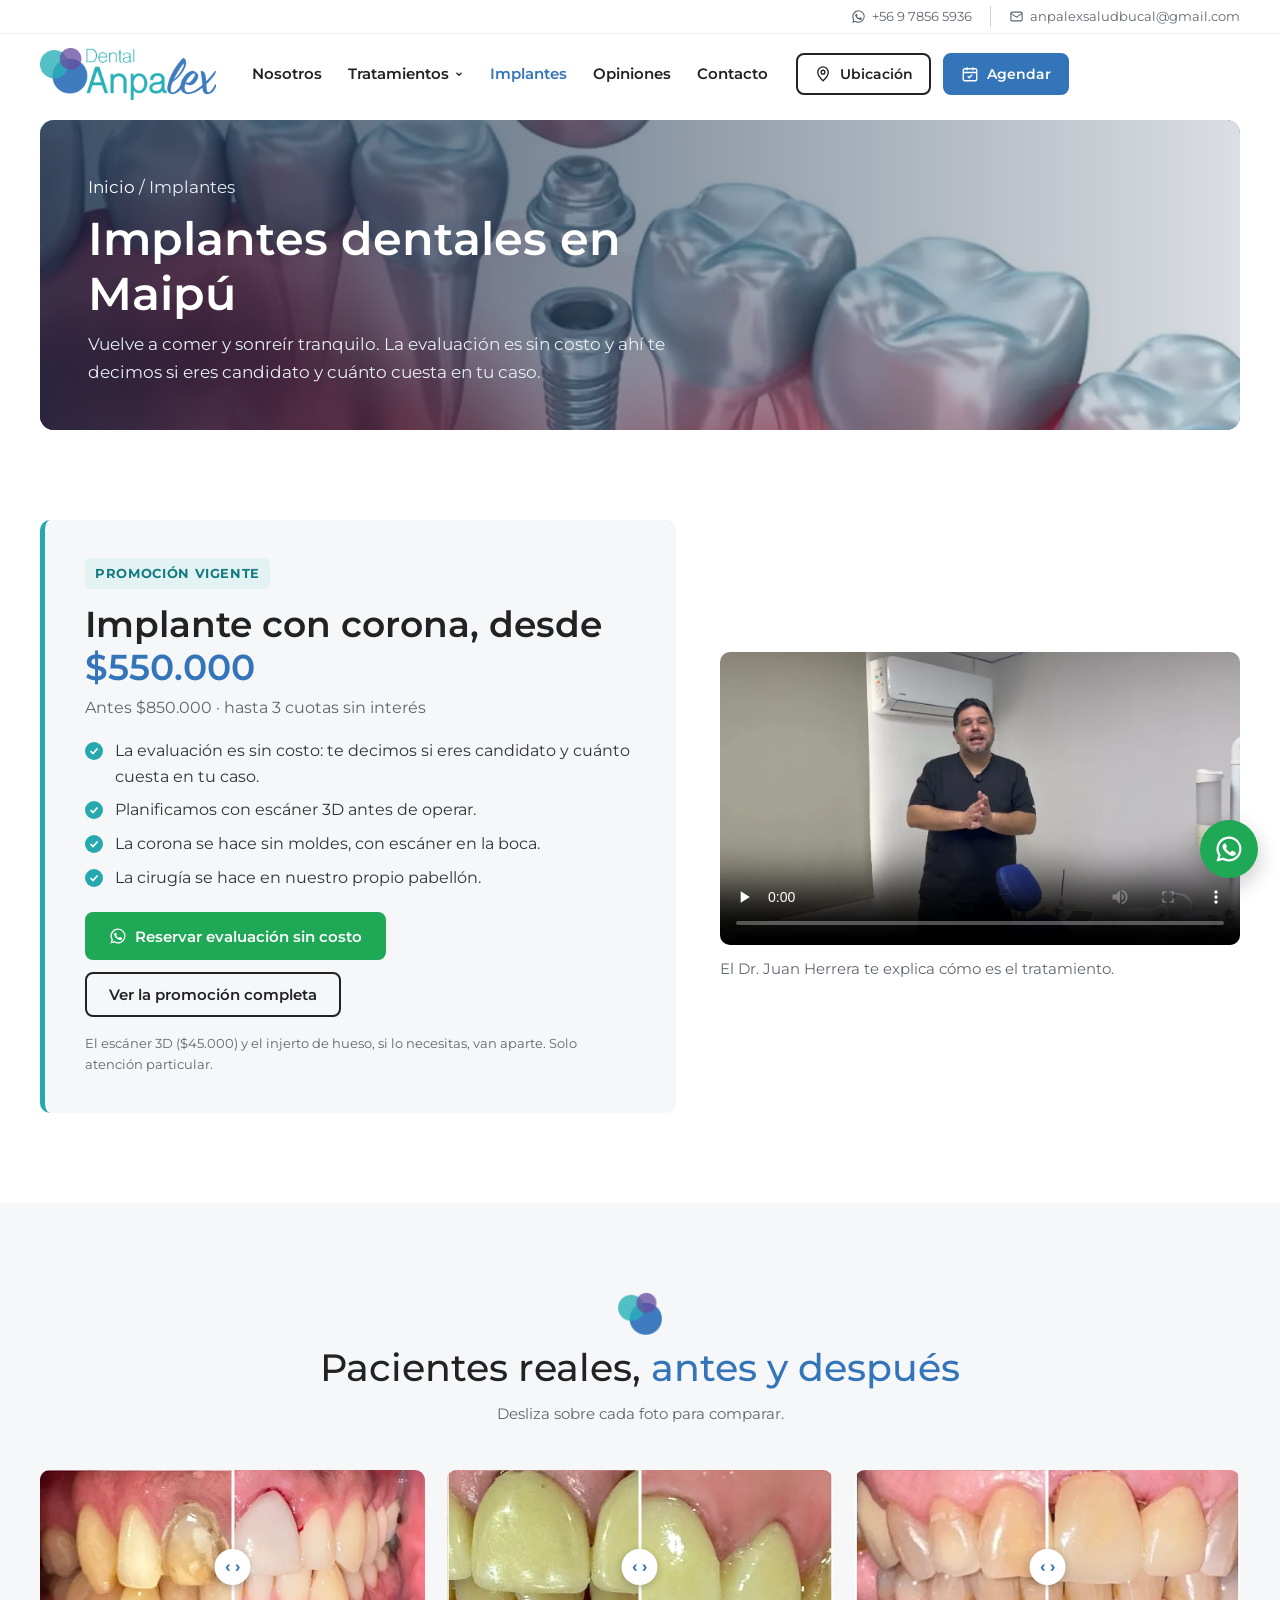
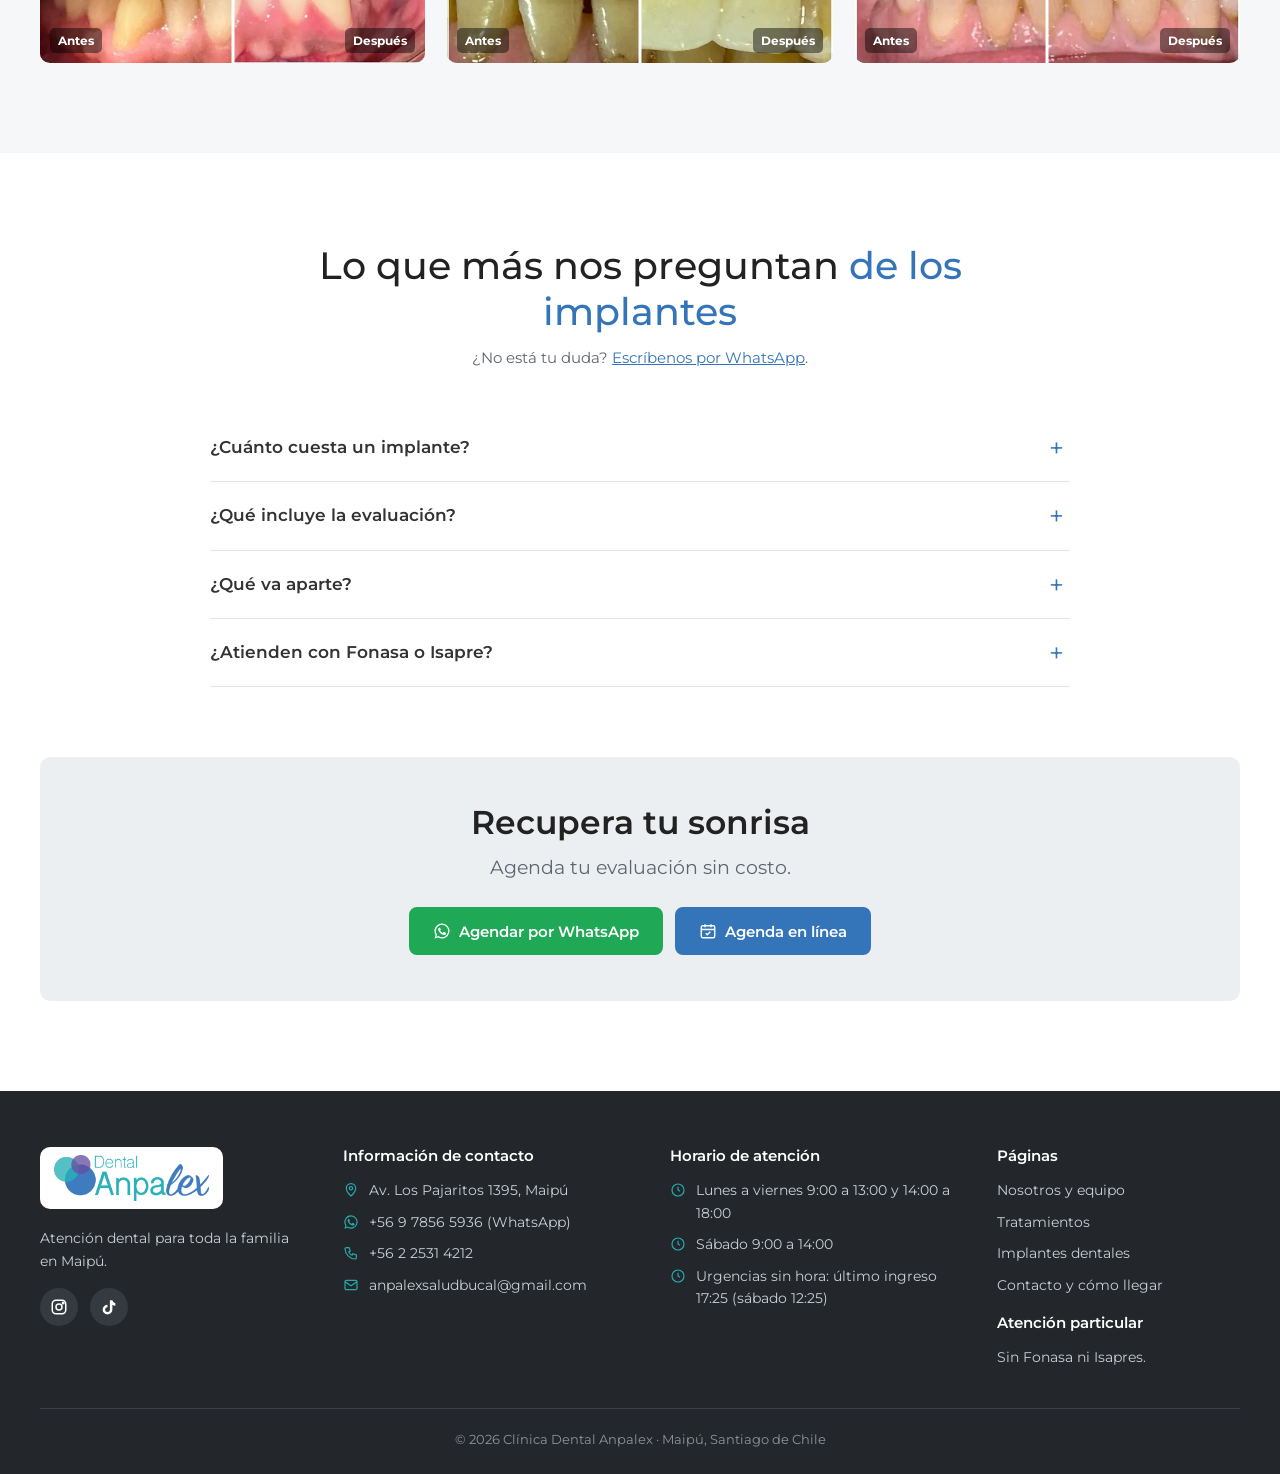
<file: web/implantes.html>
<!doctype html>
<html lang="es-CL">
<head>
<meta charset="utf-8">
<meta name="viewport" content="width=device-width, initial-scale=1">
<title>Implantes dentales en Maipú desde $550.000 · Clínica Dental Anpalex</title>
<meta name="description" content="Implante con corona desde $550.000 en Maipú, hasta 3 cuotas sin interés. Evaluación sin costo, planificación con escáner 3D y pabellón propio.">
<meta name="robots" content="noindex">
<link rel="canonical" href="https://anpalex.cl/web/implantes.html">
<meta property="og:type" content="website"><meta property="og:locale" content="es_CL">
<meta property="og:title" content="Implantes dentales en Maipú desde $550.000 · Clínica Dental Anpalex"><meta property="og:description" content="Implante con corona desde $550.000 en Maipú, hasta 3 cuotas sin interés. Evaluación sin costo, planificación con escáner 3D y pabellón propio.">
<meta property="og:image" content="https://anpalex.cl/web/img/portada.webp"><meta property="og:url" content="https://anpalex.cl/web/implantes.html">
<link rel="icon" href="img/icono-anpalex-64.png"><link rel="apple-touch-icon" href="img/icono-anpalex-180.png">
<link rel="preconnect" href="https://fonts.googleapis.com"><link rel="preconnect" href="https://fonts.gstatic.com" crossorigin>
<link href="https://fonts.googleapis.com/css2?family=Montserrat:wght@400;500;600;700&display=swap" rel="stylesheet">
<link rel="preload" as="image" href="img/banner-implantes.webp">
<link rel="stylesheet" href="estilos.css">
<script>document.documentElement.classList.add("js")</script>
<script type="application/ld+json">
{"@context": "https://schema.org", "@type": "Dentist", "name": "Clínica Dental Anpalex",
 "url": "https://anpalex.cl/", "image": "https://anpalex.cl/web/img/portada.webp", "logo": "https://anpalex.cl/web/img/logo.png",
 "telephone": "+56978565936", "email": "anpalexsaludbucal@gmail.com", "priceRange": "$$",
 "address": {"@type": "PostalAddress", "streetAddress": "Av. Los Pajaritos 1395", "addressLocality": "Maipú", "addressRegion": "Región Metropolitana", "addressCountry": "CL"},
 "geo": {"@type": "GeoCoordinates", "latitude": -33.5144826, "longitude": -70.7570745},
 "hasMap": "https://maps.app.goo.gl/VkXCgqU3DJnRNFGv6",
 "openingHoursSpecification": [
  {"@type": "OpeningHoursSpecification", "dayOfWeek": ["Monday","Tuesday","Wednesday","Thursday","Friday"], "opens": "09:00", "closes": "13:00"},
  {"@type": "OpeningHoursSpecification", "dayOfWeek": ["Monday","Tuesday","Wednesday","Thursday","Friday"], "opens": "14:00", "closes": "18:00"},
  {"@type": "OpeningHoursSpecification", "dayOfWeek": "Saturday", "opens": "09:00", "closes": "14:00"}],
 "sameAs": ["https://www.instagram.com/anpalex.cl/", "https://www.tiktok.com/@clinicadental.anpalex"]}
</script>
</head>
<body>
<a class="saltar" href="#contenido">Ir al contenido</a>
<div class="barra-sup"><div class="contenedor">
  <a data-wsp href="#"><svg viewBox="0 0 24 24" fill="currentColor" aria-hidden="true"><path d="M12 2a10 10 0 0 0-8.6 15.1L2 22l5-1.3A10 10 0 1 0 12 2Zm0 18.2a8.2 8.2 0 0 1-4.2-1.2l-.3-.2-3 .8.8-2.9-.2-.3A8.2 8.2 0 1 1 12 20.2Zm4.5-6.1c-.2-.1-1.5-.7-1.7-.8-.2-.1-.4-.1-.6.1l-.8 1c-.1.2-.3.2-.5.1a6.7 6.7 0 0 1-3.3-2.9c-.3-.4.3-.4.7-1.4.1-.2 0-.3 0-.4l-.8-1.8c-.2-.5-.4-.4-.6-.4h-.5a1 1 0 0 0-.7.3 3 3 0 0 0-.9 2.2 5.2 5.2 0 0 0 1.1 2.7 11.8 11.8 0 0 0 4.5 4c1.7.7 2.3.8 3.2.6.5-.1 1.5-.6 1.7-1.2.2-.6.2-1.1.2-1.2-.1-.1-.3-.2-.5-.3Z"/></svg> +56 9 7856 5936</a>
  <a href="mailto:anpalexsaludbucal@gmail.com"><svg viewBox="0 0 24 24" fill="none" stroke="currentColor" stroke-width="1.8" aria-hidden="true"><rect x="3" y="5" width="18" height="14" rx="2"/><path d="m3 7 9 6 9-6"/></svg> anpalexsaludbucal@gmail.com</a>
</div></div>
<header class="cabecera"><div class="contenedor">
  <a class="logo" href="index.html" aria-label="Clínica Dental Anpalex, inicio"><img src="img/logo.png" alt="Clínica Dental Anpalex" width="520" height="154"></a>
  <nav aria-label="Principal"><ul class="menu" id="menu">
    <li><a href="nosotros.html">Nosotros</a></li>
    <li><a href="tratamientos.html">Tratamientos <svg class="flecha" viewBox="0 0 24 24" fill="none" stroke="currentColor" stroke-width="3" aria-hidden="true"><path d="m6 9 6 6 6-6"/></svg></a><ul class="submenu"><li><a href="tratamientos.html#limpieza">Limpieza y control</a></li><li><a href="tratamientos.html#tapaduras">Tapaduras</a></li><li><a href="tratamientos.html#conducto">Tratamiento de conducto</a></li><li><a href="tratamientos.html#encias">Encías (periodoncia)</a></li><li><a href="tratamientos.html#ninos">Odontopediatría (niños)</a></li><li><a href="tratamientos.html#extracciones">Extracciones y muelas del juicio</a></li><li><a href="tratamientos.html#implantes">Implantes dentales</a></li><li><a href="tratamientos.html#ortodoncia">Ortodoncia y alineadores</a></li><li><a href="tratamientos.html#protesis">Prótesis, coronas y carillas</a></li><li><a href="tratamientos.html#blanqueamiento">Blanqueamiento</a></li></ul></li>
    <li><a href="implantes.html" aria-current="page">Implantes</a></li>
    <li><a href="index.html#opiniones">Opiniones</a></li>
    <li><a href="contacto.html">Contacto</a></li>
    <li class="solo-movil"><a data-agenda href="#"><svg viewBox="0 0 24 24" fill="none" stroke="currentColor" stroke-width="1.8" aria-hidden="true"><rect x="3" y="5" width="18" height="16" rx="2"/><path d="M3 10h18M8 3v4M16 3v4M9 15l2 2 4-4"/></svg> Agendar hora en línea</a></li>
    <li class="solo-movil"><a data-wsp href="#"><svg viewBox="0 0 24 24" fill="currentColor" aria-hidden="true"><path d="M12 2a10 10 0 0 0-8.6 15.1L2 22l5-1.3A10 10 0 1 0 12 2Zm0 18.2a8.2 8.2 0 0 1-4.2-1.2l-.3-.2-3 .8.8-2.9-.2-.3A8.2 8.2 0 1 1 12 20.2Zm4.5-6.1c-.2-.1-1.5-.7-1.7-.8-.2-.1-.4-.1-.6.1l-.8 1c-.1.2-.3.2-.5.1a6.7 6.7 0 0 1-3.3-2.9c-.3-.4.3-.4.7-1.4.1-.2 0-.3 0-.4l-.8-1.8c-.2-.5-.4-.4-.6-.4h-.5a1 1 0 0 0-.7.3 3 3 0 0 0-.9 2.2 5.2 5.2 0 0 0 1.1 2.7 11.8 11.8 0 0 0 4.5 4c1.7.7 2.3.8 3.2.6.5-.1 1.5-.6 1.7-1.2.2-.6.2-1.1.2-1.2-.1-.1-.3-.2-.5-.3Z"/></svg> Escribir por WhatsApp</a></li>
  </ul></nav>
  <div class="acciones-cab">
    <a class="boton borde chico" href="contacto.html#mapa"><svg viewBox="0 0 24 24" fill="none" stroke="currentColor" stroke-width="1.8" aria-hidden="true"><path d="M12 21s-7-6.2-7-11.5A7 7 0 0 1 19 9.5C19 14.8 12 21 12 21Z"/><circle cx="12" cy="9.5" r="2.5"/></svg> Ubicación</a>
    <a class="boton chico" data-agenda href="#"><svg viewBox="0 0 24 24" fill="none" stroke="currentColor" stroke-width="1.8" aria-hidden="true"><rect x="3" y="5" width="18" height="16" rx="2"/><path d="M3 10h18M8 3v4M16 3v4M9 15l2 2 4-4"/></svg> Agendar</a>
  </div>
  <button class="abrir-menu" aria-label="Abrir menú" aria-expanded="false" aria-controls="menu"><svg viewBox="0 0 24 24" fill="none" stroke="currentColor" stroke-width="2" aria-hidden="true"><path d="M4 7h16M4 12h16M4 17h16"/></svg></button>
</div></header>
<main id="contenido">
<section class="banner">
  <div class="contenedor">
    <div class="banner-foto">
      <img src="img/banner-implantes.webp" alt="" width="1140" height="632" fetchpriority="high" style="object-position:right center">
      <div class="banner-texto">
        <p class="migas"><a href="index.html">Inicio</a> / Implantes</p>
        <h1>Implantes dentales en Maipú</h1>
        <p>Vuelve a comer y sonreír tranquilo. La evaluación es sin costo y ahí te decimos si eres candidato y cuánto cuesta en tu caso.</p>
      </div>
    </div>
  </div>
</section>

<section class="seccion">
  <div class="contenedor promo">
    <div class="promo-caja entra">
      <span class="etiqueta">Promoción vigente</span>
      <h2>Implante con corona, desde <em>$550.000</em></h2>
      <p class="precio-antes">Antes $850.000 · hasta 3 cuotas sin interés</p>
      <ul>
        <li>La evaluación es sin costo: te decimos si eres candidato y cuánto cuesta en tu caso.</li>
        <li>Planificamos con escáner 3D antes de operar.</li>
        <li>La corona se hace sin moldes, con escáner en la boca.</li>
        <li>La cirugía se hace en nuestro propio pabellón.</li>
      </ul>
      <div class="botones">
        <a class="boton wsp" data-wsp="Hola, vengo de la página web. Quiero la evaluación sin costo para implantes." href="#"><svg viewBox="0 0 24 24" fill="currentColor" aria-hidden="true"><path d="M12 2a10 10 0 0 0-8.6 15.1L2 22l5-1.3A10 10 0 1 0 12 2Zm0 18.2a8.2 8.2 0 0 1-4.2-1.2l-.3-.2-3 .8.8-2.9-.2-.3A8.2 8.2 0 1 1 12 20.2Zm4.5-6.1c-.2-.1-1.5-.7-1.7-.8-.2-.1-.4-.1-.6.1l-.8 1c-.1.2-.3.2-.5.1a6.7 6.7 0 0 1-3.3-2.9c-.3-.4.3-.4.7-1.4.1-.2 0-.3 0-.4l-.8-1.8c-.2-.5-.4-.4-.6-.4h-.5a1 1 0 0 0-.7.3 3 3 0 0 0-.9 2.2 5.2 5.2 0 0 0 1.1 2.7 11.8 11.8 0 0 0 4.5 4c1.7.7 2.3.8 3.2.6.5-.1 1.5-.6 1.7-1.2.2-.6.2-1.1.2-1.2-.1-.1-.3-.2-.5-.3Z"/></svg> Reservar evaluación sin costo</a>
        <a class="boton borde" href="https://anpalex.cl/">Ver la promoción completa</a>
      </div>
      <p class="letra-chica">El escáner 3D ($45.000) y el injerto de hueso, si lo necesitas, van aparte. Solo atención particular.</p>
    </div>
    <div class="entra">
      <div class="video-vertical">
        <video controls preload="none" playsinline poster="img/video-herrera.webp" width="1280" height="720">
          <source src="https://anpalex.cl/video/dr-herrera-implantes.mp4" type="video/mp4">
        </video>
      </div>
      <p style="margin-top:12px;color:var(--suave);font-size:15px">El Dr. Juan Herrera te explica cómo es el tratamiento.</p>
    </div>
  </div>
</section>

<section class="seccion gris">
  <div class="contenedor">
    <div class="titulo-sec entra">
      <img class="iso" src="img/isotipo.png" alt="" width="96" height="92">
      <h2>Pacientes reales, <em>antes y después</em></h2>
      <p>Desliza sobre cada foto para comparar.</p>
    </div>
    <div class="casos" style="margin-top:0">
      <div class="antes-despues entra"><img src="img/caso-4-despues.webp" alt="Caso 4 después del tratamiento" loading="lazy"><div class="ad-antes"><img src="img/caso-4-antes.webp" alt="Caso 4 antes del tratamiento" loading="lazy"></div><span class="ad-linea"></span><input type="range" min="0" max="100" value="50" aria-label="Comparar antes y después, caso 4"><span class="ad-et ad-et-a">Antes</span><span class="ad-et ad-et-d">Después</span></div>
      <div class="antes-despues entra"><img src="img/caso-5-despues.webp" alt="Caso 5 después del tratamiento" loading="lazy"><div class="ad-antes"><img src="img/caso-5-antes.webp" alt="Caso 5 antes del tratamiento" loading="lazy"></div><span class="ad-linea"></span><input type="range" min="0" max="100" value="50" aria-label="Comparar antes y después, caso 5"><span class="ad-et ad-et-a">Antes</span><span class="ad-et ad-et-d">Después</span></div>
      <div class="antes-despues entra"><img src="img/caso-6-despues.webp" alt="Caso 6 después del tratamiento" loading="lazy"><div class="ad-antes"><img src="img/caso-6-antes.webp" alt="Caso 6 antes del tratamiento" loading="lazy"></div><span class="ad-linea"></span><input type="range" min="0" max="100" value="50" aria-label="Comparar antes y después, caso 6"><span class="ad-et ad-et-a">Antes</span><span class="ad-et ad-et-d">Después</span></div>
    </div>
  </div>
</section>

<section class="seccion">
  <div class="contenedor">
    <div class="titulo-sec entra">
      <h2>Lo que más nos preguntan <em>de los implantes</em></h2>
      <p>¿No está tu duda? <a data-wsp href="#">Escríbenos por WhatsApp</a>.</p>
    </div>
    <div class="preguntas entra">
      <details><summary>¿Cuánto cuesta un implante?</summary><p>Hoy el implante con corona está desde $550.000, en hasta 3 cuotas sin interés. La evaluación es sin costo y ahí te decimos cuánto cuesta en tu caso.</p></details>
      <details><summary>¿Qué incluye la evaluación?</summary><p>Te revisa el doctor, te dice si eres candidato a implante y te entrega el valor exacto de tu tratamiento, por escrito. No tiene costo.</p></details>
      <details><summary>¿Qué va aparte?</summary><p>El escáner 3D ($45.000) y el injerto de hueso, si tu caso lo necesita. Te lo decimos en la evaluación, antes de empezar.</p></details>
      <details><summary>¿Atienden con Fonasa o Isapre?</summary><p>No. La atención es particular: no trabajamos con Fonasa ni Isapres.</p></details>
    </div>
    <div class="llamado entra">
      <h2>Recupera tu sonrisa</h2>
      <p>Agenda tu evaluación sin costo.</p>
      <div class="botones">
        <a class="boton wsp" data-wsp="Hola, vengo de la página web. Quiero la evaluación sin costo para implantes." href="#"><svg viewBox="0 0 24 24" fill="currentColor" aria-hidden="true"><path d="M12 2a10 10 0 0 0-8.6 15.1L2 22l5-1.3A10 10 0 1 0 12 2Zm0 18.2a8.2 8.2 0 0 1-4.2-1.2l-.3-.2-3 .8.8-2.9-.2-.3A8.2 8.2 0 1 1 12 20.2Zm4.5-6.1c-.2-.1-1.5-.7-1.7-.8-.2-.1-.4-.1-.6.1l-.8 1c-.1.2-.3.2-.5.1a6.7 6.7 0 0 1-3.3-2.9c-.3-.4.3-.4.7-1.4.1-.2 0-.3 0-.4l-.8-1.8c-.2-.5-.4-.4-.6-.4h-.5a1 1 0 0 0-.7.3 3 3 0 0 0-.9 2.2 5.2 5.2 0 0 0 1.1 2.7 11.8 11.8 0 0 0 4.5 4c1.7.7 2.3.8 3.2.6.5-.1 1.5-.6 1.7-1.2.2-.6.2-1.1.2-1.2-.1-.1-.3-.2-.5-.3Z"/></svg> Agendar por WhatsApp</a>
        <a class="boton" data-agenda href="#"><svg viewBox="0 0 24 24" fill="none" stroke="currentColor" stroke-width="1.8" aria-hidden="true"><rect x="3" y="5" width="18" height="16" rx="2"/><path d="M3 10h18M8 3v4M16 3v4M9 15l2 2 4-4"/></svg> Agenda en línea</a>
      </div>
    </div>
  </div>
</section>
</main>
<footer class="pie"><div class="contenedor">
  <div class="pie-grilla">
    <div>
      <img class="logo-pie" src="img/logo.png" alt="Clínica Dental Anpalex" width="520" height="154" loading="lazy">
      <p>Atención dental para toda la familia en Maipú.</p>
      <div class="redes" style="margin-top:16px">
        <a href="https://www.instagram.com/anpalex.cl/" target="_blank" rel="noopener" aria-label="Instagram"><svg viewBox="0 0 24 24" fill="none" stroke="currentColor" stroke-width="2" aria-hidden="true"><rect x="3" y="3" width="18" height="18" rx="5"/><circle cx="12" cy="12" r="4"/><circle cx="17.5" cy="6.5" r="1" fill="currentColor"/></svg></a>
        <a href="https://www.tiktok.com/@clinicadental.anpalex" target="_blank" rel="noopener" aria-label="TikTok"><svg viewBox="0 0 24 24" fill="currentColor" aria-hidden="true"><path d="M16.5 3a5 5 0 0 0 4 4v3.2a8 8 0 0 1-4-1.2v6.5A6.5 6.5 0 1 1 10 9v3.3a3.2 3.2 0 1 0 3.2 3.2V3h3.3Z"/></svg></a>
      </div>
    </div>
    <div>
      <h4>Información de contacto</h4>
      <ul>
        <li><svg viewBox="0 0 24 24" fill="none" stroke="currentColor" stroke-width="1.8" aria-hidden="true"><path d="M12 21s-7-6.2-7-11.5A7 7 0 0 1 19 9.5C19 14.8 12 21 12 21Z"/><circle cx="12" cy="9.5" r="2.5"/></svg><a href="https://maps.app.goo.gl/VkXCgqU3DJnRNFGv6" target="_blank" rel="noopener">Av. Los Pajaritos 1395, Maipú</a></li>
        <li><svg viewBox="0 0 24 24" fill="currentColor" aria-hidden="true"><path d="M12 2a10 10 0 0 0-8.6 15.1L2 22l5-1.3A10 10 0 1 0 12 2Zm0 18.2a8.2 8.2 0 0 1-4.2-1.2l-.3-.2-3 .8.8-2.9-.2-.3A8.2 8.2 0 1 1 12 20.2Zm4.5-6.1c-.2-.1-1.5-.7-1.7-.8-.2-.1-.4-.1-.6.1l-.8 1c-.1.2-.3.2-.5.1a6.7 6.7 0 0 1-3.3-2.9c-.3-.4.3-.4.7-1.4.1-.2 0-.3 0-.4l-.8-1.8c-.2-.5-.4-.4-.6-.4h-.5a1 1 0 0 0-.7.3 3 3 0 0 0-.9 2.2 5.2 5.2 0 0 0 1.1 2.7 11.8 11.8 0 0 0 4.5 4c1.7.7 2.3.8 3.2.6.5-.1 1.5-.6 1.7-1.2.2-.6.2-1.1.2-1.2-.1-.1-.3-.2-.5-.3Z"/></svg><a data-wsp href="#">+56 9 7856 5936 (WhatsApp)</a></li>
        <li><svg viewBox="0 0 24 24" fill="none" stroke="currentColor" stroke-width="1.8" aria-hidden="true"><path d="M5 4h4l2 5-2.5 1.5a11 11 0 0 0 5 5L15 13l5 2v4a2 2 0 0 1-2 2A16 16 0 0 1 3 6a2 2 0 0 1 2-2Z"/></svg><a href="tel:+56225314212">+56 2 2531 4212</a></li>
        <li><svg viewBox="0 0 24 24" fill="none" stroke="currentColor" stroke-width="1.8" aria-hidden="true"><rect x="3" y="5" width="18" height="14" rx="2"/><path d="m3 7 9 6 9-6"/></svg><a href="mailto:anpalexsaludbucal@gmail.com">anpalexsaludbucal@gmail.com</a></li>
      </ul>
    </div>
    <div>
      <h4>Horario de atención</h4>
      <ul>
        <li><svg viewBox="0 0 24 24" fill="none" stroke="currentColor" stroke-width="1.8" aria-hidden="true"><circle cx="12" cy="12" r="9"/><path d="M12 7v5l3 2"/></svg><span>Lunes a viernes 9:00 a 13:00 y 14:00 a 18:00</span></li>
        <li><svg viewBox="0 0 24 24" fill="none" stroke="currentColor" stroke-width="1.8" aria-hidden="true"><circle cx="12" cy="12" r="9"/><path d="M12 7v5l3 2"/></svg><span>Sábado 9:00 a 14:00</span></li>
        <li><svg viewBox="0 0 24 24" fill="none" stroke="currentColor" stroke-width="1.8" aria-hidden="true"><circle cx="12" cy="12" r="9"/><path d="M12 7v5l3 2"/></svg><span>Urgencias sin hora: último ingreso 17:25 (sábado 12:25)</span></li>
      </ul>
    </div>
    <div>
      <h4>Páginas</h4>
      <ul>
        <li><a href="nosotros.html">Nosotros y equipo</a></li>
        <li><a href="tratamientos.html">Tratamientos</a></li>
        <li><a href="implantes.html">Implantes dentales</a></li>
        <li><a href="contacto.html">Contacto y cómo llegar</a></li>
      </ul>
      <h4 style="margin-top:18px">Atención particular</h4>
      <p>Sin Fonasa ni Isapres.</p>
    </div>
  </div>
  <div class="pie-final">© 2026 Clínica Dental Anpalex · Maipú, Santiago de Chile</div>
</div></footer>
<a class="flotante" data-wsp href="#" aria-label="Escribir por WhatsApp"><svg viewBox="0 0 24 24" fill="currentColor" aria-hidden="true"><path d="M12 2a10 10 0 0 0-8.6 15.1L2 22l5-1.3A10 10 0 1 0 12 2Zm0 18.2a8.2 8.2 0 0 1-4.2-1.2l-.3-.2-3 .8.8-2.9-.2-.3A8.2 8.2 0 1 1 12 20.2Zm4.5-6.1c-.2-.1-1.5-.7-1.7-.8-.2-.1-.4-.1-.6.1l-.8 1c-.1.2-.3.2-.5.1a6.7 6.7 0 0 1-3.3-2.9c-.3-.4.3-.4.7-1.4.1-.2 0-.3 0-.4l-.8-1.8c-.2-.5-.4-.4-.6-.4h-.5a1 1 0 0 0-.7.3 3 3 0 0 0-.9 2.2 5.2 5.2 0 0 0 1.1 2.7 11.8 11.8 0 0 0 4.5 4c1.7.7 2.3.8 3.2.6.5-.1 1.5-.6 1.7-1.2.2-.6.2-1.1.2-1.2-.1-.1-.3-.2-.5-.3Z"/></svg></a>
<script src="config.js"></script>
<script src="app.js"></script>
</body>
</html>
</file>
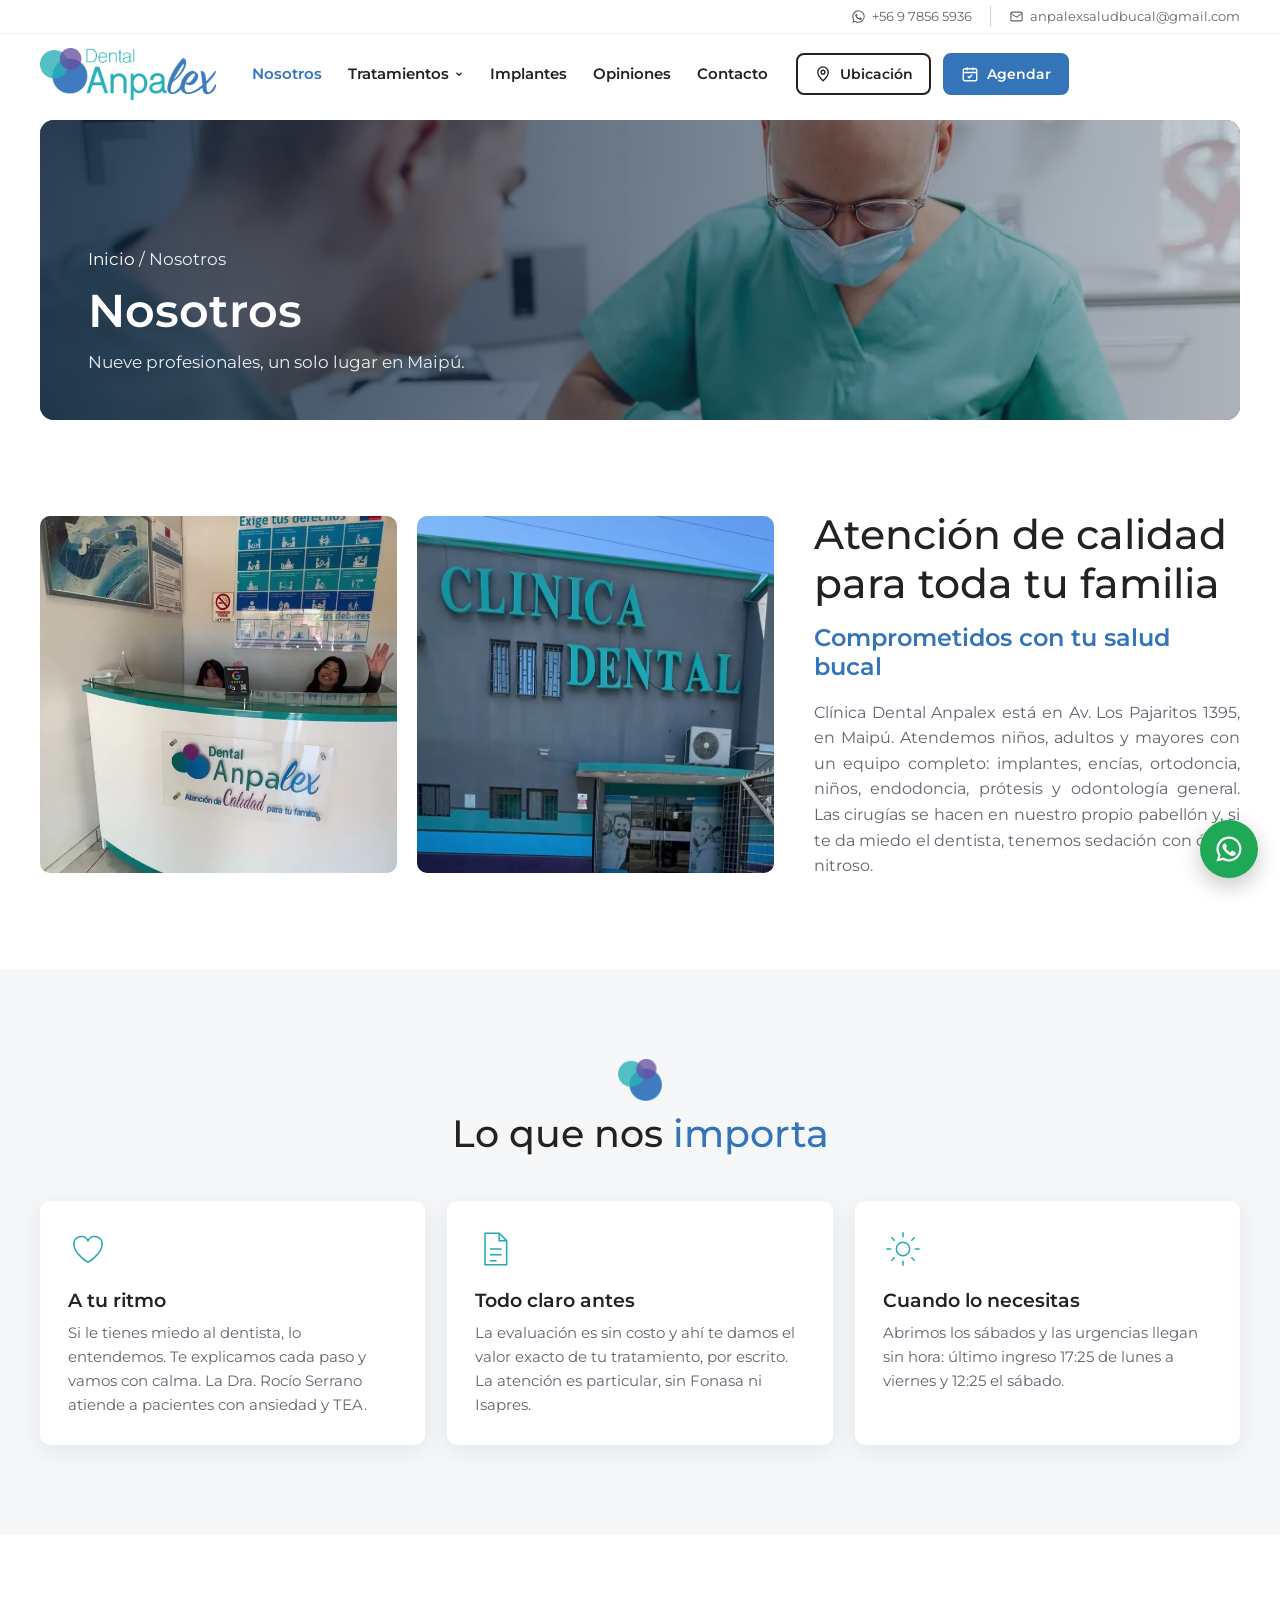
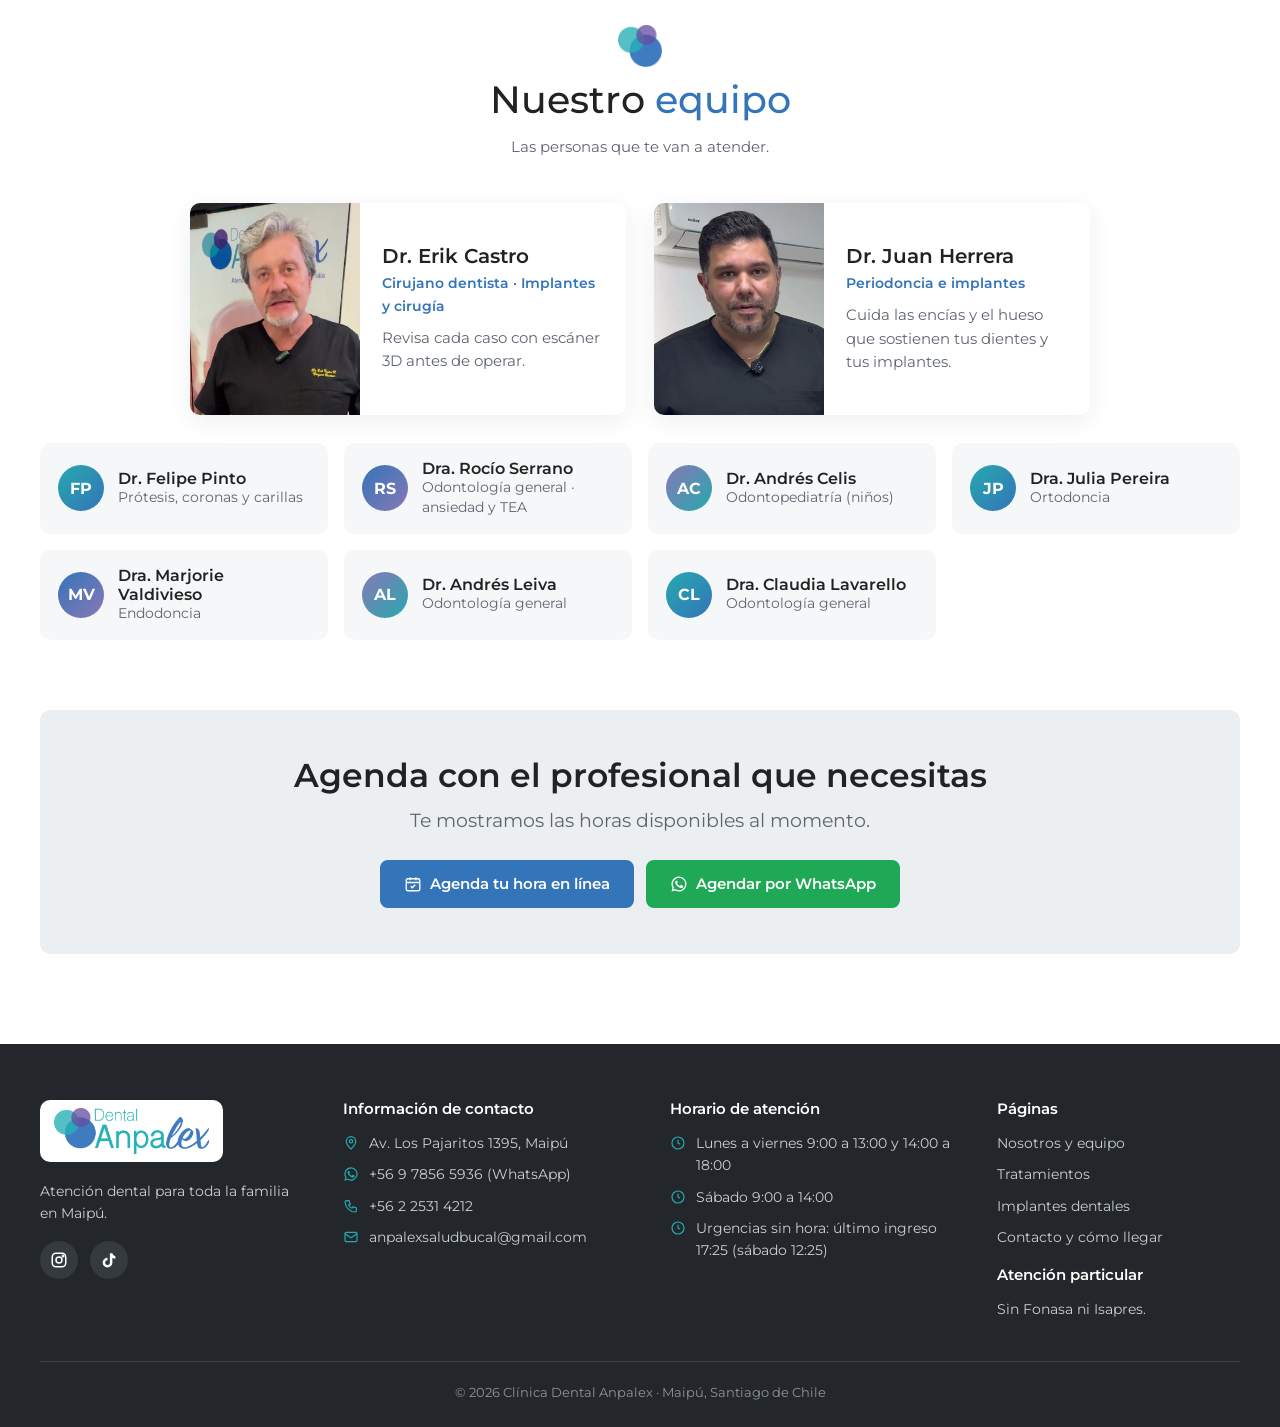
<file: web/nosotros.html>
<!doctype html>
<html lang="es-CL">
<head>
<meta charset="utf-8">
<meta name="viewport" content="width=device-width, initial-scale=1">
<title>Nosotros y equipo · Clínica Dental Anpalex, Maipú</title>
<meta name="description" content="Conoce a los 9 profesionales de Clínica Dental Anpalex en Maipú: implantes, periodoncia, ortodoncia, niños, endodoncia y odontología general. Pabellón propio y sedación.">
<meta name="robots" content="noindex">
<link rel="canonical" href="https://anpalex.cl/web/nosotros.html">
<meta property="og:type" content="website"><meta property="og:locale" content="es_CL">
<meta property="og:title" content="Nosotros y equipo · Clínica Dental Anpalex, Maipú"><meta property="og:description" content="Conoce a los 9 profesionales de Clínica Dental Anpalex en Maipú: implantes, periodoncia, ortodoncia, niños, endodoncia y odontología general. Pabellón propio y sedación.">
<meta property="og:image" content="https://anpalex.cl/web/img/portada.webp"><meta property="og:url" content="https://anpalex.cl/web/nosotros.html">
<link rel="icon" href="img/icono-anpalex-64.png"><link rel="apple-touch-icon" href="img/icono-anpalex-180.png">
<link rel="preconnect" href="https://fonts.googleapis.com"><link rel="preconnect" href="https://fonts.gstatic.com" crossorigin>
<link href="https://fonts.googleapis.com/css2?family=Montserrat:wght@400;500;600;700&display=swap" rel="stylesheet">
<link rel="preload" as="image" href="img/banner-nosotros.webp">
<link rel="stylesheet" href="estilos.css">
<script>document.documentElement.classList.add("js")</script>
<script type="application/ld+json">
{"@context": "https://schema.org", "@type": "Dentist", "name": "Clínica Dental Anpalex",
 "url": "https://anpalex.cl/", "image": "https://anpalex.cl/web/img/portada.webp", "logo": "https://anpalex.cl/web/img/logo.png",
 "telephone": "+56978565936", "email": "anpalexsaludbucal@gmail.com", "priceRange": "$$",
 "address": {"@type": "PostalAddress", "streetAddress": "Av. Los Pajaritos 1395", "addressLocality": "Maipú", "addressRegion": "Región Metropolitana", "addressCountry": "CL"},
 "geo": {"@type": "GeoCoordinates", "latitude": -33.5144826, "longitude": -70.7570745},
 "hasMap": "https://maps.app.goo.gl/VkXCgqU3DJnRNFGv6",
 "openingHoursSpecification": [
  {"@type": "OpeningHoursSpecification", "dayOfWeek": ["Monday","Tuesday","Wednesday","Thursday","Friday"], "opens": "09:00", "closes": "13:00"},
  {"@type": "OpeningHoursSpecification", "dayOfWeek": ["Monday","Tuesday","Wednesday","Thursday","Friday"], "opens": "14:00", "closes": "18:00"},
  {"@type": "OpeningHoursSpecification", "dayOfWeek": "Saturday", "opens": "09:00", "closes": "14:00"}],
 "sameAs": ["https://www.instagram.com/anpalex.cl/", "https://www.tiktok.com/@clinicadental.anpalex"]}
</script>
</head>
<body>
<a class="saltar" href="#contenido">Ir al contenido</a>
<div class="barra-sup"><div class="contenedor">
  <a data-wsp href="#"><svg viewBox="0 0 24 24" fill="currentColor" aria-hidden="true"><path d="M12 2a10 10 0 0 0-8.6 15.1L2 22l5-1.3A10 10 0 1 0 12 2Zm0 18.2a8.2 8.2 0 0 1-4.2-1.2l-.3-.2-3 .8.8-2.9-.2-.3A8.2 8.2 0 1 1 12 20.2Zm4.5-6.1c-.2-.1-1.5-.7-1.7-.8-.2-.1-.4-.1-.6.1l-.8 1c-.1.2-.3.2-.5.1a6.7 6.7 0 0 1-3.3-2.9c-.3-.4.3-.4.7-1.4.1-.2 0-.3 0-.4l-.8-1.8c-.2-.5-.4-.4-.6-.4h-.5a1 1 0 0 0-.7.3 3 3 0 0 0-.9 2.2 5.2 5.2 0 0 0 1.1 2.7 11.8 11.8 0 0 0 4.5 4c1.7.7 2.3.8 3.2.6.5-.1 1.5-.6 1.7-1.2.2-.6.2-1.1.2-1.2-.1-.1-.3-.2-.5-.3Z"/></svg> +56 9 7856 5936</a>
  <a href="mailto:anpalexsaludbucal@gmail.com"><svg viewBox="0 0 24 24" fill="none" stroke="currentColor" stroke-width="1.8" aria-hidden="true"><rect x="3" y="5" width="18" height="14" rx="2"/><path d="m3 7 9 6 9-6"/></svg> anpalexsaludbucal@gmail.com</a>
</div></div>
<header class="cabecera"><div class="contenedor">
  <a class="logo" href="index.html" aria-label="Clínica Dental Anpalex, inicio"><img src="img/logo.png" alt="Clínica Dental Anpalex" width="520" height="154"></a>
  <nav aria-label="Principal"><ul class="menu" id="menu">
    <li><a href="nosotros.html" aria-current="page">Nosotros</a></li>
    <li><a href="tratamientos.html">Tratamientos <svg class="flecha" viewBox="0 0 24 24" fill="none" stroke="currentColor" stroke-width="3" aria-hidden="true"><path d="m6 9 6 6 6-6"/></svg></a><ul class="submenu"><li><a href="tratamientos.html#limpieza">Limpieza y control</a></li><li><a href="tratamientos.html#tapaduras">Tapaduras</a></li><li><a href="tratamientos.html#conducto">Tratamiento de conducto</a></li><li><a href="tratamientos.html#encias">Encías (periodoncia)</a></li><li><a href="tratamientos.html#ninos">Odontopediatría (niños)</a></li><li><a href="tratamientos.html#extracciones">Extracciones y muelas del juicio</a></li><li><a href="tratamientos.html#implantes">Implantes dentales</a></li><li><a href="tratamientos.html#ortodoncia">Ortodoncia y alineadores</a></li><li><a href="tratamientos.html#protesis">Prótesis, coronas y carillas</a></li><li><a href="tratamientos.html#blanqueamiento">Blanqueamiento</a></li></ul></li>
    <li><a href="implantes.html">Implantes</a></li>
    <li><a href="index.html#opiniones">Opiniones</a></li>
    <li><a href="contacto.html">Contacto</a></li>
    <li class="solo-movil"><a data-agenda href="#"><svg viewBox="0 0 24 24" fill="none" stroke="currentColor" stroke-width="1.8" aria-hidden="true"><rect x="3" y="5" width="18" height="16" rx="2"/><path d="M3 10h18M8 3v4M16 3v4M9 15l2 2 4-4"/></svg> Agendar hora en línea</a></li>
    <li class="solo-movil"><a data-wsp href="#"><svg viewBox="0 0 24 24" fill="currentColor" aria-hidden="true"><path d="M12 2a10 10 0 0 0-8.6 15.1L2 22l5-1.3A10 10 0 1 0 12 2Zm0 18.2a8.2 8.2 0 0 1-4.2-1.2l-.3-.2-3 .8.8-2.9-.2-.3A8.2 8.2 0 1 1 12 20.2Zm4.5-6.1c-.2-.1-1.5-.7-1.7-.8-.2-.1-.4-.1-.6.1l-.8 1c-.1.2-.3.2-.5.1a6.7 6.7 0 0 1-3.3-2.9c-.3-.4.3-.4.7-1.4.1-.2 0-.3 0-.4l-.8-1.8c-.2-.5-.4-.4-.6-.4h-.5a1 1 0 0 0-.7.3 3 3 0 0 0-.9 2.2 5.2 5.2 0 0 0 1.1 2.7 11.8 11.8 0 0 0 4.5 4c1.7.7 2.3.8 3.2.6.5-.1 1.5-.6 1.7-1.2.2-.6.2-1.1.2-1.2-.1-.1-.3-.2-.5-.3Z"/></svg> Escribir por WhatsApp</a></li>
  </ul></nav>
  <div class="acciones-cab">
    <a class="boton borde chico" href="contacto.html#mapa"><svg viewBox="0 0 24 24" fill="none" stroke="currentColor" stroke-width="1.8" aria-hidden="true"><path d="M12 21s-7-6.2-7-11.5A7 7 0 0 1 19 9.5C19 14.8 12 21 12 21Z"/><circle cx="12" cy="9.5" r="2.5"/></svg> Ubicación</a>
    <a class="boton chico" data-agenda href="#"><svg viewBox="0 0 24 24" fill="none" stroke="currentColor" stroke-width="1.8" aria-hidden="true"><rect x="3" y="5" width="18" height="16" rx="2"/><path d="M3 10h18M8 3v4M16 3v4M9 15l2 2 4-4"/></svg> Agendar</a>
  </div>
  <button class="abrir-menu" aria-label="Abrir menú" aria-expanded="false" aria-controls="menu"><svg viewBox="0 0 24 24" fill="none" stroke="currentColor" stroke-width="2" aria-hidden="true"><path d="M4 7h16M4 12h16M4 17h16"/></svg></button>
</div></header>
<main id="contenido">
<section class="banner">
  <div class="contenedor">
    <div class="banner-foto">
      <img src="img/banner-nosotros.webp" alt="" width="1600" height="500" fetchpriority="high">
      <div class="banner-texto">
        <p class="migas"><a href="index.html">Inicio</a> / Nosotros</p>
        <h1>Nosotros</h1>
        <p>Nueve profesionales, un solo lugar en Maipú.</p>
      </div>
    </div>
  </div>
</section>

<section class="seccion">
  <div class="contenedor manos">
    <img class="entra" src="img/recepcion.webp" alt="Recepción de Clínica Dental Anpalex" width="640" height="640" loading="lazy">
    <img class="entra" src="img/fachada.webp" alt="Fachada de la clínica en Av. Los Pajaritos 1395" width="1000" height="750" loading="lazy" style="aspect-ratio:1">
    <div class="texto entra">
      <h2>Atención de calidad para toda tu familia</h2>
      <h3>Comprometidos con tu salud bucal</h3>
      <p>Clínica Dental Anpalex está en Av. Los Pajaritos 1395, en Maipú. Atendemos niños, adultos y mayores con un equipo completo: implantes, encías, ortodoncia, niños, endodoncia, prótesis y odontología general. Las cirugías se hacen en nuestro propio pabellón y, si te da miedo el dentista, tenemos sedación con óxido nitroso.</p>
    </div>
  </div>
</section>

<section class="seccion gris">
  <div class="contenedor">
    <div class="titulo-sec entra">
      <img class="iso" src="img/isotipo.png" alt="" width="96" height="92">
      <h2>Lo que nos <em>importa</em></h2>
    </div>
    <div class="valores">
      <div class="valor entra"><svg viewBox="0 0 48 48" fill="none" stroke="currentColor" stroke-width="1.8" aria-hidden="true"><path d="M24 40S7 30 7 18a9 9 0 0 1 17-4 9 9 0 0 1 17 4c0 12-17 22-17 22Z"/></svg><h3>A tu ritmo</h3><p>Si le tienes miedo al dentista, lo entendemos. Te explicamos cada paso y vamos con calma. La Dra. Rocío Serrano atiende a pacientes con ansiedad y TEA.</p></div>
      <div class="valor entra"><svg viewBox="0 0 48 48" fill="none" stroke="currentColor" stroke-width="1.8" aria-hidden="true"><path d="M12 5h17l9 9v29H12z"/><path d="M29 5v9h9M18 24h14M18 31h14M18 38h8"/></svg><h3>Todo claro antes</h3><p>La evaluación es sin costo y ahí te damos el valor exacto de tu tratamiento, por escrito. La atención es particular, sin Fonasa ni Isapres.</p></div>
      <div class="valor entra"><svg viewBox="0 0 48 48" fill="none" stroke="currentColor" stroke-width="1.8" aria-hidden="true"><circle cx="24" cy="24" r="8"/><path d="M24 4v6M24 38v6M4 24h6M38 24h6M10 10l4 4M34 34l4 4M10 38l4-4M34 14l4-4"/></svg><h3>Cuando lo necesitas</h3><p>Abrimos los sábados y las urgencias llegan sin hora: último ingreso 17:25 de lunes a viernes y 12:25 el sábado.</p></div>
    </div>
  </div>
</section>

<section class="seccion" id="equipo">
  <div class="contenedor">
    <div class="titulo-sec entra">
      <img class="iso" src="img/isotipo.png" alt="" width="96" height="92">
      <h2>Nuestro <em>equipo</em></h2>
      <p>Las personas que te van a atender.</p>
    </div>
    <div class="equipo-dest">
      <article class="doctor entra"><img src="img/dr-castro.webp" alt="Dr. Erik Castro" width="600" height="750" loading="lazy"><div><h3>Dr. Erik Castro</h3><p class="rol">Cirujano dentista · Implantes y cirugía</p><p>Revisa cada caso con escáner 3D antes de operar.</p></div></article>
      <article class="doctor entra"><img src="img/dr-herrera.webp" alt="Dr. Juan Herrera" width="600" height="750" loading="lazy"><div><h3>Dr. Juan Herrera</h3><p class="rol">Periodoncia e implantes</p><p>Cuida las encías y el hueso que sostienen tus dientes y tus implantes.</p></div></article>
    </div>
    <div class="equipo-resto">
      <div class="prof entra"><span class="inicial">FP</span><div><h3>Dr. Felipe Pinto</h3><p>Prótesis, coronas y carillas</p></div></div>
      <div class="prof entra"><span class="inicial">RS</span><div><h3>Dra. Rocío Serrano</h3><p>Odontología general · ansiedad y TEA</p></div></div>
      <div class="prof entra"><span class="inicial">AC</span><div><h3>Dr. Andrés Celis</h3><p>Odontopediatría (niños)</p></div></div>
      <div class="prof entra"><span class="inicial">JP</span><div><h3>Dra. Julia Pereira</h3><p>Ortodoncia</p></div></div>
      <div class="prof entra"><span class="inicial">MV</span><div><h3>Dra. Marjorie Valdivieso</h3><p>Endodoncia</p></div></div>
      <div class="prof entra"><span class="inicial">AL</span><div><h3>Dr. Andrés Leiva</h3><p>Odontología general</p></div></div>
      <div class="prof entra"><span class="inicial">CL</span><div><h3>Dra. Claudia Lavarello</h3><p>Odontología general</p></div></div>
    </div>
    <div class="llamado entra">
      <h2>Agenda con el profesional que necesitas</h2>
      <p>Te mostramos las horas disponibles al momento.</p>
      <div class="botones">
        <a class="boton" data-agenda href="#"><svg viewBox="0 0 24 24" fill="none" stroke="currentColor" stroke-width="1.8" aria-hidden="true"><rect x="3" y="5" width="18" height="16" rx="2"/><path d="M3 10h18M8 3v4M16 3v4M9 15l2 2 4-4"/></svg> Agenda tu hora en línea</a>
        <a class="boton wsp" data-wsp href="#"><svg viewBox="0 0 24 24" fill="currentColor" aria-hidden="true"><path d="M12 2a10 10 0 0 0-8.6 15.1L2 22l5-1.3A10 10 0 1 0 12 2Zm0 18.2a8.2 8.2 0 0 1-4.2-1.2l-.3-.2-3 .8.8-2.9-.2-.3A8.2 8.2 0 1 1 12 20.2Zm4.5-6.1c-.2-.1-1.5-.7-1.7-.8-.2-.1-.4-.1-.6.1l-.8 1c-.1.2-.3.2-.5.1a6.7 6.7 0 0 1-3.3-2.9c-.3-.4.3-.4.7-1.4.1-.2 0-.3 0-.4l-.8-1.8c-.2-.5-.4-.4-.6-.4h-.5a1 1 0 0 0-.7.3 3 3 0 0 0-.9 2.2 5.2 5.2 0 0 0 1.1 2.7 11.8 11.8 0 0 0 4.5 4c1.7.7 2.3.8 3.2.6.5-.1 1.5-.6 1.7-1.2.2-.6.2-1.1.2-1.2-.1-.1-.3-.2-.5-.3Z"/></svg> Agendar por WhatsApp</a>
      </div>
    </div>
  </div>
</section>
</main>
<footer class="pie"><div class="contenedor">
  <div class="pie-grilla">
    <div>
      <img class="logo-pie" src="img/logo.png" alt="Clínica Dental Anpalex" width="520" height="154" loading="lazy">
      <p>Atención dental para toda la familia en Maipú.</p>
      <div class="redes" style="margin-top:16px">
        <a href="https://www.instagram.com/anpalex.cl/" target="_blank" rel="noopener" aria-label="Instagram"><svg viewBox="0 0 24 24" fill="none" stroke="currentColor" stroke-width="2" aria-hidden="true"><rect x="3" y="3" width="18" height="18" rx="5"/><circle cx="12" cy="12" r="4"/><circle cx="17.5" cy="6.5" r="1" fill="currentColor"/></svg></a>
        <a href="https://www.tiktok.com/@clinicadental.anpalex" target="_blank" rel="noopener" aria-label="TikTok"><svg viewBox="0 0 24 24" fill="currentColor" aria-hidden="true"><path d="M16.5 3a5 5 0 0 0 4 4v3.2a8 8 0 0 1-4-1.2v6.5A6.5 6.5 0 1 1 10 9v3.3a3.2 3.2 0 1 0 3.2 3.2V3h3.3Z"/></svg></a>
      </div>
    </div>
    <div>
      <h4>Información de contacto</h4>
      <ul>
        <li><svg viewBox="0 0 24 24" fill="none" stroke="currentColor" stroke-width="1.8" aria-hidden="true"><path d="M12 21s-7-6.2-7-11.5A7 7 0 0 1 19 9.5C19 14.8 12 21 12 21Z"/><circle cx="12" cy="9.5" r="2.5"/></svg><a href="https://maps.app.goo.gl/VkXCgqU3DJnRNFGv6" target="_blank" rel="noopener">Av. Los Pajaritos 1395, Maipú</a></li>
        <li><svg viewBox="0 0 24 24" fill="currentColor" aria-hidden="true"><path d="M12 2a10 10 0 0 0-8.6 15.1L2 22l5-1.3A10 10 0 1 0 12 2Zm0 18.2a8.2 8.2 0 0 1-4.2-1.2l-.3-.2-3 .8.8-2.9-.2-.3A8.2 8.2 0 1 1 12 20.2Zm4.5-6.1c-.2-.1-1.5-.7-1.7-.8-.2-.1-.4-.1-.6.1l-.8 1c-.1.2-.3.2-.5.1a6.7 6.7 0 0 1-3.3-2.9c-.3-.4.3-.4.7-1.4.1-.2 0-.3 0-.4l-.8-1.8c-.2-.5-.4-.4-.6-.4h-.5a1 1 0 0 0-.7.3 3 3 0 0 0-.9 2.2 5.2 5.2 0 0 0 1.1 2.7 11.8 11.8 0 0 0 4.5 4c1.7.7 2.3.8 3.2.6.5-.1 1.5-.6 1.7-1.2.2-.6.2-1.1.2-1.2-.1-.1-.3-.2-.5-.3Z"/></svg><a data-wsp href="#">+56 9 7856 5936 (WhatsApp)</a></li>
        <li><svg viewBox="0 0 24 24" fill="none" stroke="currentColor" stroke-width="1.8" aria-hidden="true"><path d="M5 4h4l2 5-2.5 1.5a11 11 0 0 0 5 5L15 13l5 2v4a2 2 0 0 1-2 2A16 16 0 0 1 3 6a2 2 0 0 1 2-2Z"/></svg><a href="tel:+56225314212">+56 2 2531 4212</a></li>
        <li><svg viewBox="0 0 24 24" fill="none" stroke="currentColor" stroke-width="1.8" aria-hidden="true"><rect x="3" y="5" width="18" height="14" rx="2"/><path d="m3 7 9 6 9-6"/></svg><a href="mailto:anpalexsaludbucal@gmail.com">anpalexsaludbucal@gmail.com</a></li>
      </ul>
    </div>
    <div>
      <h4>Horario de atención</h4>
      <ul>
        <li><svg viewBox="0 0 24 24" fill="none" stroke="currentColor" stroke-width="1.8" aria-hidden="true"><circle cx="12" cy="12" r="9"/><path d="M12 7v5l3 2"/></svg><span>Lunes a viernes 9:00 a 13:00 y 14:00 a 18:00</span></li>
        <li><svg viewBox="0 0 24 24" fill="none" stroke="currentColor" stroke-width="1.8" aria-hidden="true"><circle cx="12" cy="12" r="9"/><path d="M12 7v5l3 2"/></svg><span>Sábado 9:00 a 14:00</span></li>
        <li><svg viewBox="0 0 24 24" fill="none" stroke="currentColor" stroke-width="1.8" aria-hidden="true"><circle cx="12" cy="12" r="9"/><path d="M12 7v5l3 2"/></svg><span>Urgencias sin hora: último ingreso 17:25 (sábado 12:25)</span></li>
      </ul>
    </div>
    <div>
      <h4>Páginas</h4>
      <ul>
        <li><a href="nosotros.html">Nosotros y equipo</a></li>
        <li><a href="tratamientos.html">Tratamientos</a></li>
        <li><a href="implantes.html">Implantes dentales</a></li>
        <li><a href="contacto.html">Contacto y cómo llegar</a></li>
      </ul>
      <h4 style="margin-top:18px">Atención particular</h4>
      <p>Sin Fonasa ni Isapres.</p>
    </div>
  </div>
  <div class="pie-final">© 2026 Clínica Dental Anpalex · Maipú, Santiago de Chile</div>
</div></footer>
<a class="flotante" data-wsp href="#" aria-label="Escribir por WhatsApp"><svg viewBox="0 0 24 24" fill="currentColor" aria-hidden="true"><path d="M12 2a10 10 0 0 0-8.6 15.1L2 22l5-1.3A10 10 0 1 0 12 2Zm0 18.2a8.2 8.2 0 0 1-4.2-1.2l-.3-.2-3 .8.8-2.9-.2-.3A8.2 8.2 0 1 1 12 20.2Zm4.5-6.1c-.2-.1-1.5-.7-1.7-.8-.2-.1-.4-.1-.6.1l-.8 1c-.1.2-.3.2-.5.1a6.7 6.7 0 0 1-3.3-2.9c-.3-.4.3-.4.7-1.4.1-.2 0-.3 0-.4l-.8-1.8c-.2-.5-.4-.4-.6-.4h-.5a1 1 0 0 0-.7.3 3 3 0 0 0-.9 2.2 5.2 5.2 0 0 0 1.1 2.7 11.8 11.8 0 0 0 4.5 4c1.7.7 2.3.8 3.2.6.5-.1 1.5-.6 1.7-1.2.2-.6.2-1.1.2-1.2-.1-.1-.3-.2-.5-.3Z"/></svg></a>
<script src="config.js"></script>
<script src="app.js"></script>
</body>
</html>
</file>
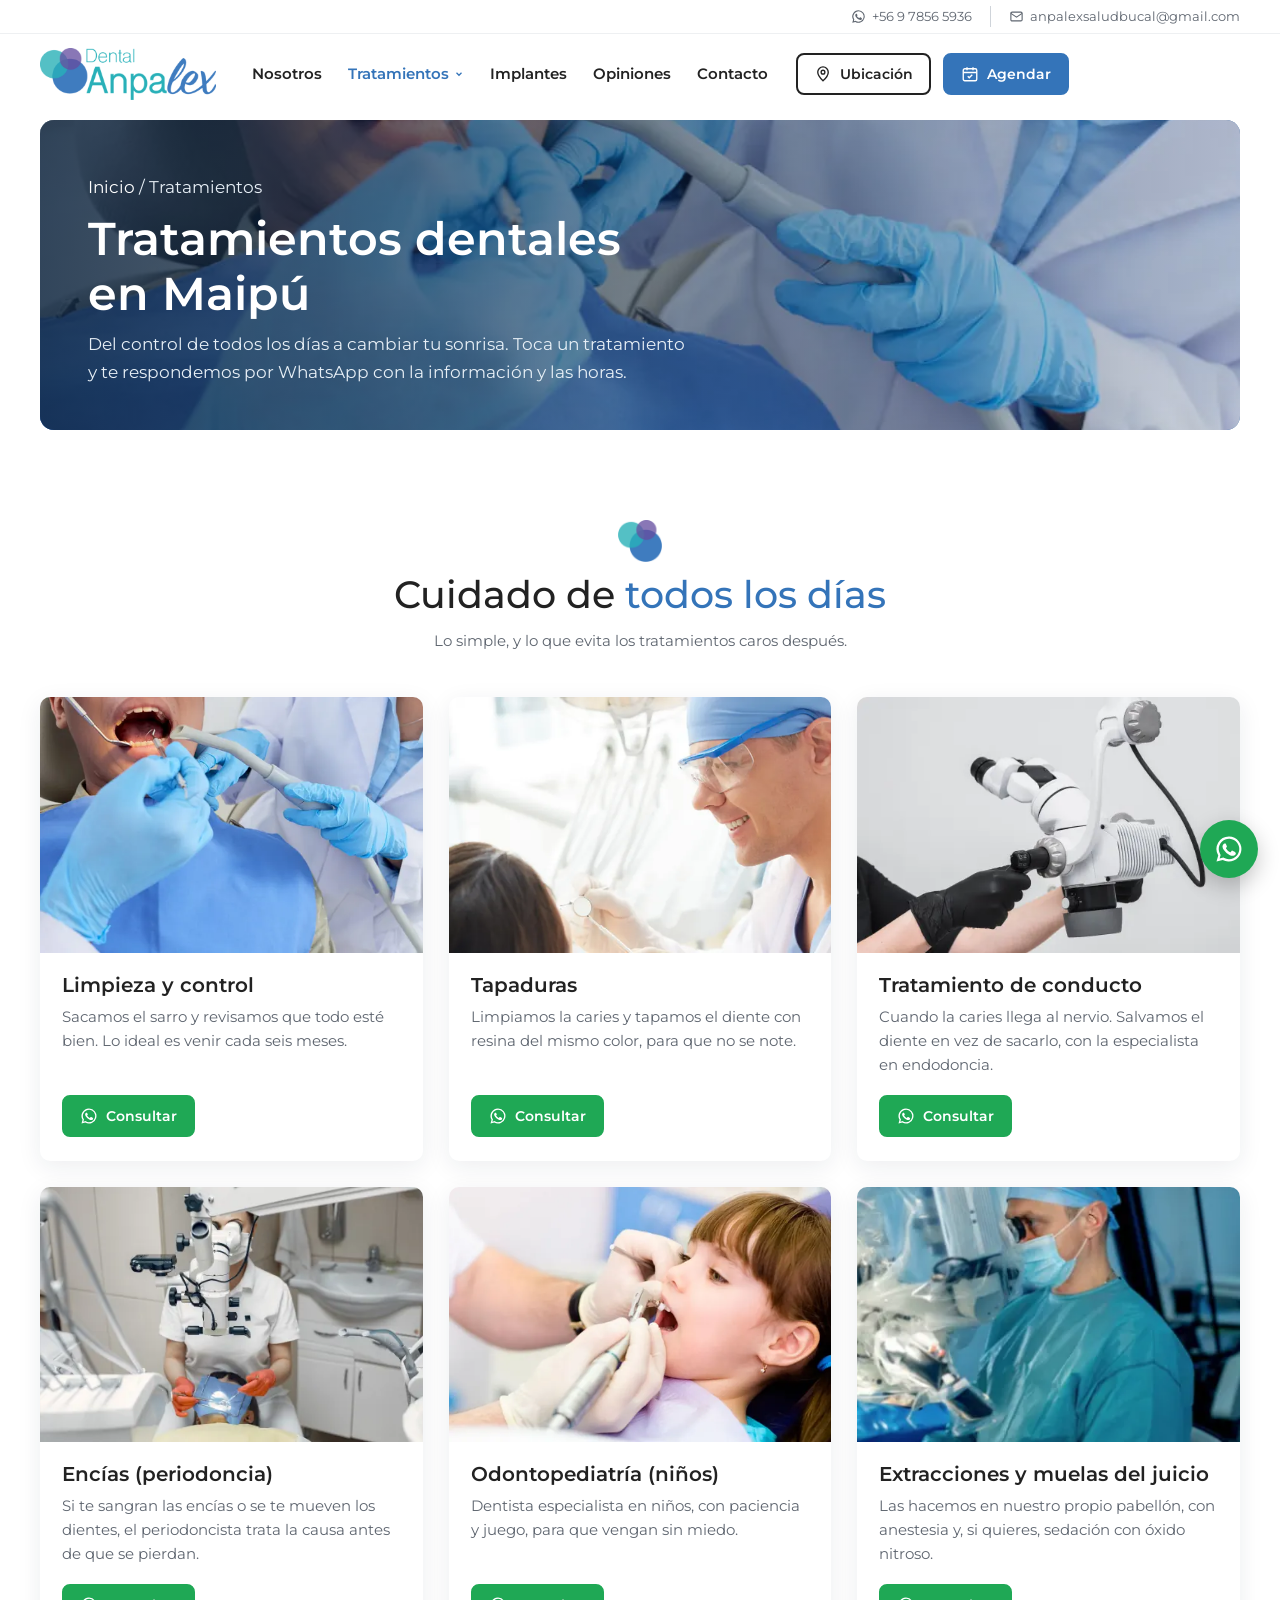
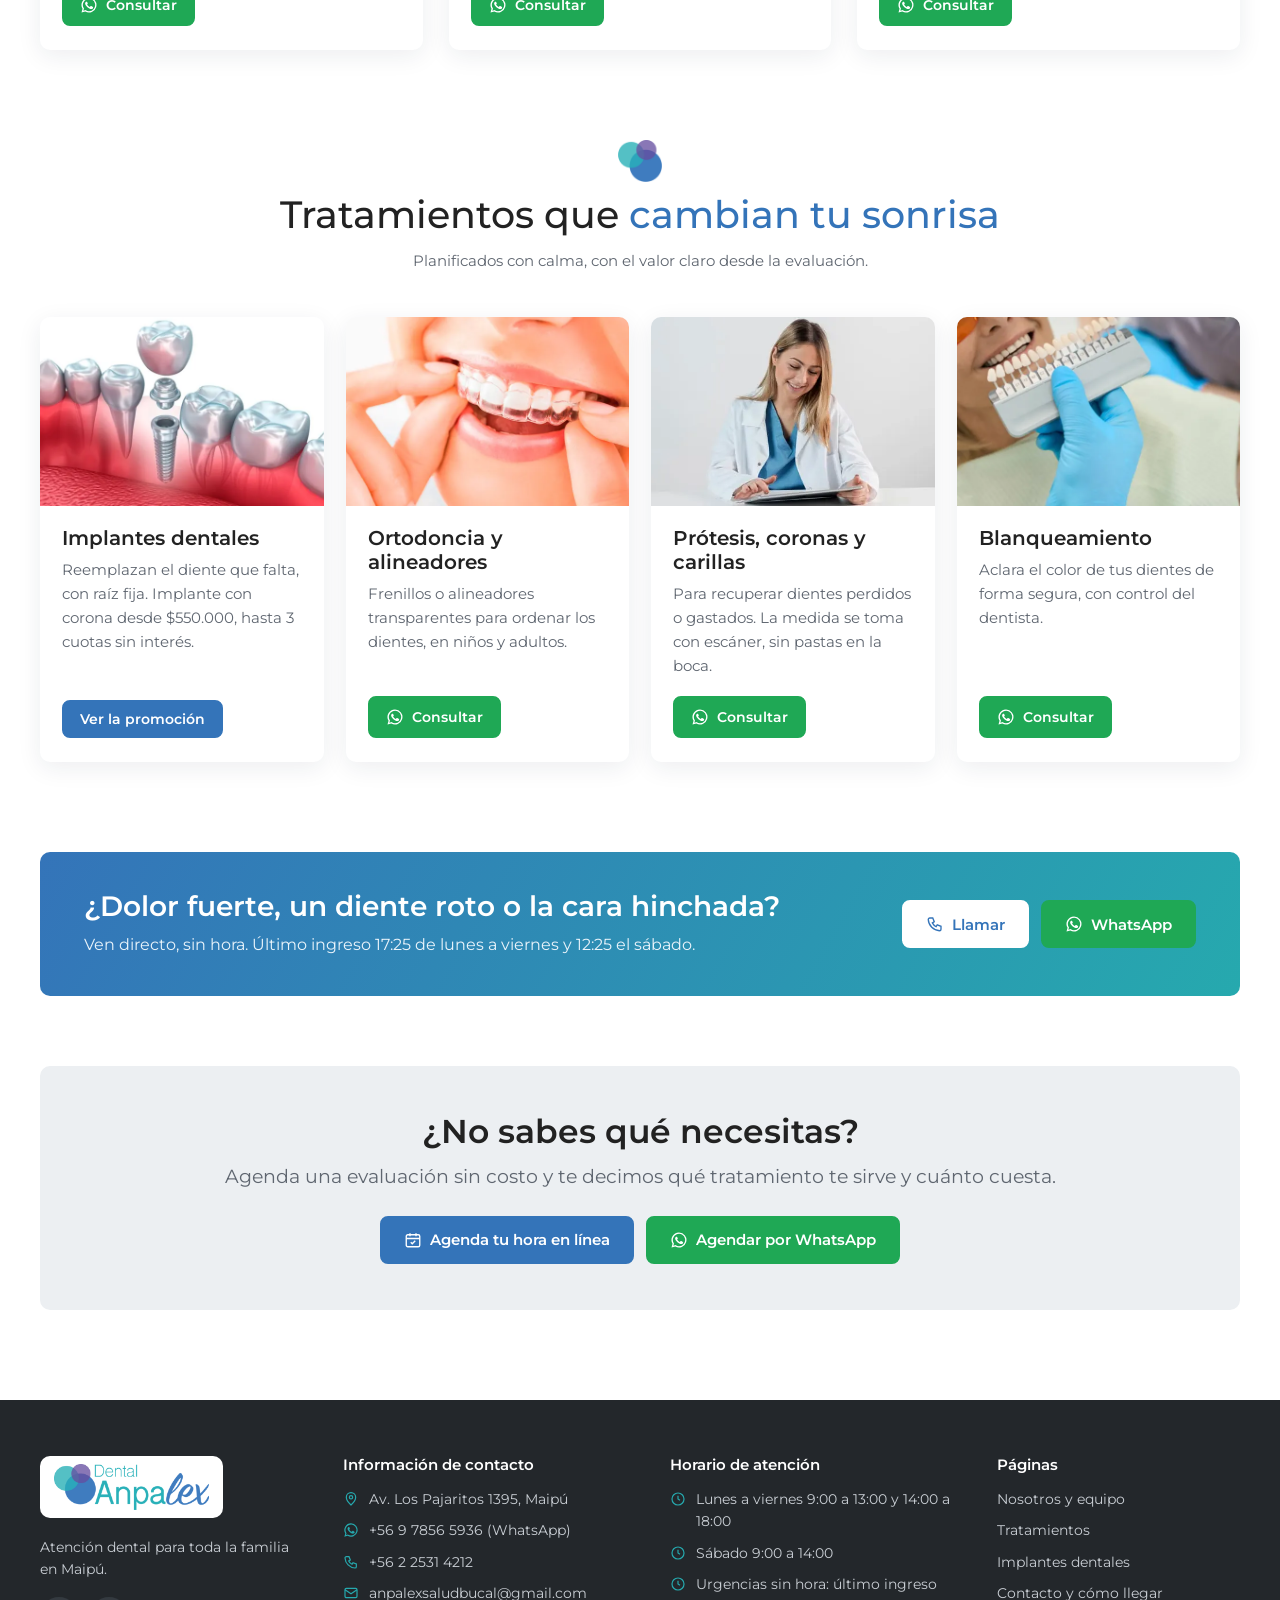
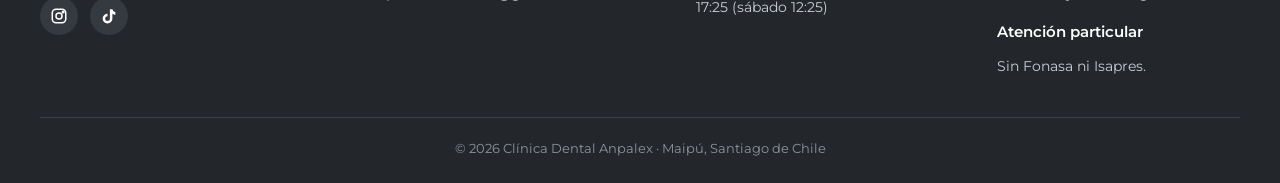
<file: web/tratamientos.html>
<!doctype html>
<html lang="es-CL">
<head>
<meta charset="utf-8">
<meta name="viewport" content="width=device-width, initial-scale=1">
<title>Tratamientos dentales en Maipú · Clínica Dental Anpalex</title>
<meta name="description" content="Limpieza, tapaduras, endodoncia, encías, niños, extracciones, implantes, ortodoncia, prótesis y blanqueamiento en Maipú. Evaluación sin costo y urgencias sin hora.">
<meta name="robots" content="noindex">
<link rel="canonical" href="https://anpalex.cl/web/tratamientos.html">
<meta property="og:type" content="website"><meta property="og:locale" content="es_CL">
<meta property="og:title" content="Tratamientos dentales en Maipú · Clínica Dental Anpalex"><meta property="og:description" content="Limpieza, tapaduras, endodoncia, encías, niños, extracciones, implantes, ortodoncia, prótesis y blanqueamiento en Maipú. Evaluación sin costo y urgencias sin hora.">
<meta property="og:image" content="https://anpalex.cl/web/img/portada.webp"><meta property="og:url" content="https://anpalex.cl/web/tratamientos.html">
<link rel="icon" href="img/icono-anpalex-64.png"><link rel="apple-touch-icon" href="img/icono-anpalex-180.png">
<link rel="preconnect" href="https://fonts.googleapis.com"><link rel="preconnect" href="https://fonts.gstatic.com" crossorigin>
<link href="https://fonts.googleapis.com/css2?family=Montserrat:wght@400;500;600;700&display=swap" rel="stylesheet">
<link rel="preload" as="image" href="img/banner-tratamientos.webp">
<link rel="stylesheet" href="estilos.css">
<script>document.documentElement.classList.add("js")</script>
<script type="application/ld+json">
{"@context": "https://schema.org", "@type": "Dentist", "name": "Clínica Dental Anpalex",
 "url": "https://anpalex.cl/", "image": "https://anpalex.cl/web/img/portada.webp", "logo": "https://anpalex.cl/web/img/logo.png",
 "telephone": "+56978565936", "email": "anpalexsaludbucal@gmail.com", "priceRange": "$$",
 "address": {"@type": "PostalAddress", "streetAddress": "Av. Los Pajaritos 1395", "addressLocality": "Maipú", "addressRegion": "Región Metropolitana", "addressCountry": "CL"},
 "geo": {"@type": "GeoCoordinates", "latitude": -33.5144826, "longitude": -70.7570745},
 "hasMap": "https://maps.app.goo.gl/VkXCgqU3DJnRNFGv6",
 "openingHoursSpecification": [
  {"@type": "OpeningHoursSpecification", "dayOfWeek": ["Monday","Tuesday","Wednesday","Thursday","Friday"], "opens": "09:00", "closes": "13:00"},
  {"@type": "OpeningHoursSpecification", "dayOfWeek": ["Monday","Tuesday","Wednesday","Thursday","Friday"], "opens": "14:00", "closes": "18:00"},
  {"@type": "OpeningHoursSpecification", "dayOfWeek": "Saturday", "opens": "09:00", "closes": "14:00"}],
 "sameAs": ["https://www.instagram.com/anpalex.cl/", "https://www.tiktok.com/@clinicadental.anpalex"]}
</script>
</head>
<body>
<a class="saltar" href="#contenido">Ir al contenido</a>
<div class="barra-sup"><div class="contenedor">
  <a data-wsp href="#"><svg viewBox="0 0 24 24" fill="currentColor" aria-hidden="true"><path d="M12 2a10 10 0 0 0-8.6 15.1L2 22l5-1.3A10 10 0 1 0 12 2Zm0 18.2a8.2 8.2 0 0 1-4.2-1.2l-.3-.2-3 .8.8-2.9-.2-.3A8.2 8.2 0 1 1 12 20.2Zm4.5-6.1c-.2-.1-1.5-.7-1.7-.8-.2-.1-.4-.1-.6.1l-.8 1c-.1.2-.3.2-.5.1a6.7 6.7 0 0 1-3.3-2.9c-.3-.4.3-.4.7-1.4.1-.2 0-.3 0-.4l-.8-1.8c-.2-.5-.4-.4-.6-.4h-.5a1 1 0 0 0-.7.3 3 3 0 0 0-.9 2.2 5.2 5.2 0 0 0 1.1 2.7 11.8 11.8 0 0 0 4.5 4c1.7.7 2.3.8 3.2.6.5-.1 1.5-.6 1.7-1.2.2-.6.2-1.1.2-1.2-.1-.1-.3-.2-.5-.3Z"/></svg> +56 9 7856 5936</a>
  <a href="mailto:anpalexsaludbucal@gmail.com"><svg viewBox="0 0 24 24" fill="none" stroke="currentColor" stroke-width="1.8" aria-hidden="true"><rect x="3" y="5" width="18" height="14" rx="2"/><path d="m3 7 9 6 9-6"/></svg> anpalexsaludbucal@gmail.com</a>
</div></div>
<header class="cabecera"><div class="contenedor">
  <a class="logo" href="index.html" aria-label="Clínica Dental Anpalex, inicio"><img src="img/logo.png" alt="Clínica Dental Anpalex" width="520" height="154"></a>
  <nav aria-label="Principal"><ul class="menu" id="menu">
    <li><a href="nosotros.html">Nosotros</a></li>
    <li><a href="tratamientos.html" aria-current="page">Tratamientos <svg class="flecha" viewBox="0 0 24 24" fill="none" stroke="currentColor" stroke-width="3" aria-hidden="true"><path d="m6 9 6 6 6-6"/></svg></a><ul class="submenu"><li><a href="tratamientos.html#limpieza">Limpieza y control</a></li><li><a href="tratamientos.html#tapaduras">Tapaduras</a></li><li><a href="tratamientos.html#conducto">Tratamiento de conducto</a></li><li><a href="tratamientos.html#encias">Encías (periodoncia)</a></li><li><a href="tratamientos.html#ninos">Odontopediatría (niños)</a></li><li><a href="tratamientos.html#extracciones">Extracciones y muelas del juicio</a></li><li><a href="tratamientos.html#implantes">Implantes dentales</a></li><li><a href="tratamientos.html#ortodoncia">Ortodoncia y alineadores</a></li><li><a href="tratamientos.html#protesis">Prótesis, coronas y carillas</a></li><li><a href="tratamientos.html#blanqueamiento">Blanqueamiento</a></li></ul></li>
    <li><a href="implantes.html">Implantes</a></li>
    <li><a href="index.html#opiniones">Opiniones</a></li>
    <li><a href="contacto.html">Contacto</a></li>
    <li class="solo-movil"><a data-agenda href="#"><svg viewBox="0 0 24 24" fill="none" stroke="currentColor" stroke-width="1.8" aria-hidden="true"><rect x="3" y="5" width="18" height="16" rx="2"/><path d="M3 10h18M8 3v4M16 3v4M9 15l2 2 4-4"/></svg> Agendar hora en línea</a></li>
    <li class="solo-movil"><a data-wsp href="#"><svg viewBox="0 0 24 24" fill="currentColor" aria-hidden="true"><path d="M12 2a10 10 0 0 0-8.6 15.1L2 22l5-1.3A10 10 0 1 0 12 2Zm0 18.2a8.2 8.2 0 0 1-4.2-1.2l-.3-.2-3 .8.8-2.9-.2-.3A8.2 8.2 0 1 1 12 20.2Zm4.5-6.1c-.2-.1-1.5-.7-1.7-.8-.2-.1-.4-.1-.6.1l-.8 1c-.1.2-.3.2-.5.1a6.7 6.7 0 0 1-3.3-2.9c-.3-.4.3-.4.7-1.4.1-.2 0-.3 0-.4l-.8-1.8c-.2-.5-.4-.4-.6-.4h-.5a1 1 0 0 0-.7.3 3 3 0 0 0-.9 2.2 5.2 5.2 0 0 0 1.1 2.7 11.8 11.8 0 0 0 4.5 4c1.7.7 2.3.8 3.2.6.5-.1 1.5-.6 1.7-1.2.2-.6.2-1.1.2-1.2-.1-.1-.3-.2-.5-.3Z"/></svg> Escribir por WhatsApp</a></li>
  </ul></nav>
  <div class="acciones-cab">
    <a class="boton borde chico" href="contacto.html#mapa"><svg viewBox="0 0 24 24" fill="none" stroke="currentColor" stroke-width="1.8" aria-hidden="true"><path d="M12 21s-7-6.2-7-11.5A7 7 0 0 1 19 9.5C19 14.8 12 21 12 21Z"/><circle cx="12" cy="9.5" r="2.5"/></svg> Ubicación</a>
    <a class="boton chico" data-agenda href="#"><svg viewBox="0 0 24 24" fill="none" stroke="currentColor" stroke-width="1.8" aria-hidden="true"><rect x="3" y="5" width="18" height="16" rx="2"/><path d="M3 10h18M8 3v4M16 3v4M9 15l2 2 4-4"/></svg> Agendar</a>
  </div>
  <button class="abrir-menu" aria-label="Abrir menú" aria-expanded="false" aria-controls="menu"><svg viewBox="0 0 24 24" fill="none" stroke="currentColor" stroke-width="2" aria-hidden="true"><path d="M4 7h16M4 12h16M4 17h16"/></svg></button>
</div></header>
<main id="contenido">
<section class="banner">
  <div class="contenedor">
    <div class="banner-foto">
      <img src="img/banner-tratamientos.webp" alt="" width="1140" height="356" fetchpriority="high">
      <div class="banner-texto">
        <p class="migas"><a href="index.html">Inicio</a> / Tratamientos</p>
        <h1>Tratamientos dentales en Maipú</h1>
        <p>Del control de todos los días a cambiar tu sonrisa. Toca un tratamiento y te respondemos por WhatsApp con la información y las horas.</p>
      </div>
    </div>
  </div>
</section>

<section class="seccion">
  <div class="contenedor">
    <div class="titulo-sec entra">
      <img class="iso" src="img/isotipo.png" alt="" width="96" height="92">
      <h2>Cuidado de <em>todos los días</em></h2>
      <p>Lo simple, y lo que evita los tratamientos caros después.</p>
    </div>
    <div class="grilla-trat">
      <article class="trat entra" id="limpieza"><img src="img/t-limpieza.webp" alt="Limpieza dental" width="600" height="400" loading="lazy"><div><h3>Limpieza y control</h3><p>Sacamos el sarro y revisamos que todo esté bien. Lo ideal es venir cada seis meses.</p><a class="boton wsp chico" data-wsp="Hola, vengo de la página web. Quiero información sobre limpieza y control." href="#"><svg viewBox="0 0 24 24" fill="currentColor" aria-hidden="true"><path d="M12 2a10 10 0 0 0-8.6 15.1L2 22l5-1.3A10 10 0 1 0 12 2Zm0 18.2a8.2 8.2 0 0 1-4.2-1.2l-.3-.2-3 .8.8-2.9-.2-.3A8.2 8.2 0 1 1 12 20.2Zm4.5-6.1c-.2-.1-1.5-.7-1.7-.8-.2-.1-.4-.1-.6.1l-.8 1c-.1.2-.3.2-.5.1a6.7 6.7 0 0 1-3.3-2.9c-.3-.4.3-.4.7-1.4.1-.2 0-.3 0-.4l-.8-1.8c-.2-.5-.4-.4-.6-.4h-.5a1 1 0 0 0-.7.3 3 3 0 0 0-.9 2.2 5.2 5.2 0 0 0 1.1 2.7 11.8 11.8 0 0 0 4.5 4c1.7.7 2.3.8 3.2.6.5-.1 1.5-.6 1.7-1.2.2-.6.2-1.1.2-1.2-.1-.1-.3-.2-.5-.3Z"/></svg> Consultar</a></div></article>
      <article class="trat entra" id="tapaduras"><img src="img/t-tapaduras.webp" alt="Dentista tratando una caries" width="600" height="400" loading="lazy"><div><h3>Tapaduras</h3><p>Limpiamos la caries y tapamos el diente con resina del mismo color, para que no se note.</p><a class="boton wsp chico" data-wsp="Hola, vengo de la página web. Quiero información sobre tapaduras." href="#"><svg viewBox="0 0 24 24" fill="currentColor" aria-hidden="true"><path d="M12 2a10 10 0 0 0-8.6 15.1L2 22l5-1.3A10 10 0 1 0 12 2Zm0 18.2a8.2 8.2 0 0 1-4.2-1.2l-.3-.2-3 .8.8-2.9-.2-.3A8.2 8.2 0 1 1 12 20.2Zm4.5-6.1c-.2-.1-1.5-.7-1.7-.8-.2-.1-.4-.1-.6.1l-.8 1c-.1.2-.3.2-.5.1a6.7 6.7 0 0 1-3.3-2.9c-.3-.4.3-.4.7-1.4.1-.2 0-.3 0-.4l-.8-1.8c-.2-.5-.4-.4-.6-.4h-.5a1 1 0 0 0-.7.3 3 3 0 0 0-.9 2.2 5.2 5.2 0 0 0 1.1 2.7 11.8 11.8 0 0 0 4.5 4c1.7.7 2.3.8 3.2.6.5-.1 1.5-.6 1.7-1.2.2-.6.2-1.1.2-1.2-.1-.1-.3-.2-.5-.3Z"/></svg> Consultar</a></div></article>
      <article class="trat entra" id="conducto"><img src="img/t-conducto.webp" alt="Microscopio para tratamiento de conducto" width="509" height="339" loading="lazy"><div><h3>Tratamiento de conducto</h3><p>Cuando la caries llega al nervio. Salvamos el diente en vez de sacarlo, con la especialista en endodoncia.</p><a class="boton wsp chico" data-wsp="Hola, vengo de la página web. Quiero información sobre tratamiento de conducto." href="#"><svg viewBox="0 0 24 24" fill="currentColor" aria-hidden="true"><path d="M12 2a10 10 0 0 0-8.6 15.1L2 22l5-1.3A10 10 0 1 0 12 2Zm0 18.2a8.2 8.2 0 0 1-4.2-1.2l-.3-.2-3 .8.8-2.9-.2-.3A8.2 8.2 0 1 1 12 20.2Zm4.5-6.1c-.2-.1-1.5-.7-1.7-.8-.2-.1-.4-.1-.6.1l-.8 1c-.1.2-.3.2-.5.1a6.7 6.7 0 0 1-3.3-2.9c-.3-.4.3-.4.7-1.4.1-.2 0-.3 0-.4l-.8-1.8c-.2-.5-.4-.4-.6-.4h-.5a1 1 0 0 0-.7.3 3 3 0 0 0-.9 2.2 5.2 5.2 0 0 0 1.1 2.7 11.8 11.8 0 0 0 4.5 4c1.7.7 2.3.8 3.2.6.5-.1 1.5-.6 1.7-1.2.2-.6.2-1.1.2-1.2-.1-.1-.3-.2-.5-.3Z"/></svg> Consultar</a></div></article>
      <article class="trat entra" id="encias"><img src="img/t-encias.webp" alt="Tratamiento de encías" width="465" height="310" loading="lazy"><div><h3>Encías (periodoncia)</h3><p>Si te sangran las encías o se te mueven los dientes, el periodoncista trata la causa antes de que se pierdan.</p><a class="boton wsp chico" data-wsp="Hola, vengo de la página web. Quiero información sobre tratamiento de encías." href="#"><svg viewBox="0 0 24 24" fill="currentColor" aria-hidden="true"><path d="M12 2a10 10 0 0 0-8.6 15.1L2 22l5-1.3A10 10 0 1 0 12 2Zm0 18.2a8.2 8.2 0 0 1-4.2-1.2l-.3-.2-3 .8.8-2.9-.2-.3A8.2 8.2 0 1 1 12 20.2Zm4.5-6.1c-.2-.1-1.5-.7-1.7-.8-.2-.1-.4-.1-.6.1l-.8 1c-.1.2-.3.2-.5.1a6.7 6.7 0 0 1-3.3-2.9c-.3-.4.3-.4.7-1.4.1-.2 0-.3 0-.4l-.8-1.8c-.2-.5-.4-.4-.6-.4h-.5a1 1 0 0 0-.7.3 3 3 0 0 0-.9 2.2 5.2 5.2 0 0 0 1.1 2.7 11.8 11.8 0 0 0 4.5 4c1.7.7 2.3.8 3.2.6.5-.1 1.5-.6 1.7-1.2.2-.6.2-1.1.2-1.2-.1-.1-.3-.2-.5-.3Z"/></svg> Consultar</a></div></article>
      <article class="trat entra" id="ninos"><img src="img/t-ninos.webp" alt="Niña en control dental" width="600" height="400" loading="lazy"><div><h3>Odontopediatría (niños)</h3><p>Dentista especialista en niños, con paciencia y juego, para que vengan sin miedo.</p><a class="boton wsp chico" data-wsp="Hola, vengo de la página web. Quiero información sobre atención para niños." href="#"><svg viewBox="0 0 24 24" fill="currentColor" aria-hidden="true"><path d="M12 2a10 10 0 0 0-8.6 15.1L2 22l5-1.3A10 10 0 1 0 12 2Zm0 18.2a8.2 8.2 0 0 1-4.2-1.2l-.3-.2-3 .8.8-2.9-.2-.3A8.2 8.2 0 1 1 12 20.2Zm4.5-6.1c-.2-.1-1.5-.7-1.7-.8-.2-.1-.4-.1-.6.1l-.8 1c-.1.2-.3.2-.5.1a6.7 6.7 0 0 1-3.3-2.9c-.3-.4.3-.4.7-1.4.1-.2 0-.3 0-.4l-.8-1.8c-.2-.5-.4-.4-.6-.4h-.5a1 1 0 0 0-.7.3 3 3 0 0 0-.9 2.2 5.2 5.2 0 0 0 1.1 2.7 11.8 11.8 0 0 0 4.5 4c1.7.7 2.3.8 3.2.6.5-.1 1.5-.6 1.7-1.2.2-.6.2-1.1.2-1.2-.1-.1-.3-.2-.5-.3Z"/></svg> Consultar</a></div></article>
      <article class="trat entra" id="extracciones"><img src="img/t-extracciones.webp" alt="Cirugía dental en pabellón" width="396" height="264" loading="lazy"><div><h3>Extracciones y muelas del juicio</h3><p>Las hacemos en nuestro propio pabellón, con anestesia y, si quieres, sedación con óxido nitroso.</p><a class="boton wsp chico" data-wsp="Hola, vengo de la página web. Quiero información sobre extracciones o muelas del juicio." href="#"><svg viewBox="0 0 24 24" fill="currentColor" aria-hidden="true"><path d="M12 2a10 10 0 0 0-8.6 15.1L2 22l5-1.3A10 10 0 1 0 12 2Zm0 18.2a8.2 8.2 0 0 1-4.2-1.2l-.3-.2-3 .8.8-2.9-.2-.3A8.2 8.2 0 1 1 12 20.2Zm4.5-6.1c-.2-.1-1.5-.7-1.7-.8-.2-.1-.4-.1-.6.1l-.8 1c-.1.2-.3.2-.5.1a6.7 6.7 0 0 1-3.3-2.9c-.3-.4.3-.4.7-1.4.1-.2 0-.3 0-.4l-.8-1.8c-.2-.5-.4-.4-.6-.4h-.5a1 1 0 0 0-.7.3 3 3 0 0 0-.9 2.2 5.2 5.2 0 0 0 1.1 2.7 11.8 11.8 0 0 0 4.5 4c1.7.7 2.3.8 3.2.6.5-.1 1.5-.6 1.7-1.2.2-.6.2-1.1.2-1.2-.1-.1-.3-.2-.5-.3Z"/></svg> Consultar</a></div></article>
    </div>

    <div class="titulo-sec entra" style="margin-top:90px">
      <img class="iso" src="img/isotipo.png" alt="" width="96" height="92">
      <h2>Tratamientos que <em>cambian tu sonrisa</em></h2>
      <p>Planificados con calma, con el valor claro desde la evaluación.</p>
    </div>
    <div class="grilla-trat cuatro">
      <article class="trat entra" id="implantes"><img src="img/t-implantes.webp" alt="Ilustración de un implante dental" width="600" height="400" loading="lazy"><div><h3>Implantes dentales</h3><p>Reemplazan el diente que falta, con raíz fija. Implante con corona desde $550.000, hasta 3 cuotas sin interés.</p><a class="boton chico" href="implantes.html">Ver la promoción</a></div></article>
      <article class="trat entra" id="ortodoncia"><img src="img/t-ortodoncia.webp" alt="Alineador invisible" width="600" height="400" loading="lazy"><div><h3>Ortodoncia y alineadores</h3><p>Frenillos o alineadores transparentes para ordenar los dientes, en niños y adultos.</p><a class="boton wsp chico" data-wsp="Hola, vengo de la página web. Quiero información sobre ortodoncia." href="#"><svg viewBox="0 0 24 24" fill="currentColor" aria-hidden="true"><path d="M12 2a10 10 0 0 0-8.6 15.1L2 22l5-1.3A10 10 0 1 0 12 2Zm0 18.2a8.2 8.2 0 0 1-4.2-1.2l-.3-.2-3 .8.8-2.9-.2-.3A8.2 8.2 0 1 1 12 20.2Zm4.5-6.1c-.2-.1-1.5-.7-1.7-.8-.2-.1-.4-.1-.6.1l-.8 1c-.1.2-.3.2-.5.1a6.7 6.7 0 0 1-3.3-2.9c-.3-.4.3-.4.7-1.4.1-.2 0-.3 0-.4l-.8-1.8c-.2-.5-.4-.4-.6-.4h-.5a1 1 0 0 0-.7.3 3 3 0 0 0-.9 2.2 5.2 5.2 0 0 0 1.1 2.7 11.8 11.8 0 0 0 4.5 4c1.7.7 2.3.8 3.2.6.5-.1 1.5-.6 1.7-1.2.2-.6.2-1.1.2-1.2-.1-.1-.3-.2-.5-.3Z"/></svg> Consultar</a></div></article>
      <article class="trat entra" id="protesis"><img src="img/t-protesis.webp" alt="Doctora revisando un plan de tratamiento" width="492" height="328" loading="lazy"><div><h3>Prótesis, coronas y carillas</h3><p>Para recuperar dientes perdidos o gastados. La medida se toma con escáner, sin pastas en la boca.</p><a class="boton wsp chico" data-wsp="Hola, vengo de la página web. Quiero información sobre prótesis, coronas o carillas." href="#"><svg viewBox="0 0 24 24" fill="currentColor" aria-hidden="true"><path d="M12 2a10 10 0 0 0-8.6 15.1L2 22l5-1.3A10 10 0 1 0 12 2Zm0 18.2a8.2 8.2 0 0 1-4.2-1.2l-.3-.2-3 .8.8-2.9-.2-.3A8.2 8.2 0 1 1 12 20.2Zm4.5-6.1c-.2-.1-1.5-.7-1.7-.8-.2-.1-.4-.1-.6.1l-.8 1c-.1.2-.3.2-.5.1a6.7 6.7 0 0 1-3.3-2.9c-.3-.4.3-.4.7-1.4.1-.2 0-.3 0-.4l-.8-1.8c-.2-.5-.4-.4-.6-.4h-.5a1 1 0 0 0-.7.3 3 3 0 0 0-.9 2.2 5.2 5.2 0 0 0 1.1 2.7 11.8 11.8 0 0 0 4.5 4c1.7.7 2.3.8 3.2.6.5-.1 1.5-.6 1.7-1.2.2-.6.2-1.1.2-1.2-.1-.1-.3-.2-.5-.3Z"/></svg> Consultar</a></div></article>
      <article class="trat entra" id="blanqueamiento"><img src="img/t-blanqueamiento.webp" alt="Escala de colores de dientes para blanqueamiento" width="600" height="400" loading="lazy"><div><h3>Blanqueamiento</h3><p>Aclara el color de tus dientes de forma segura, con control del dentista.</p><a class="boton wsp chico" data-wsp="Hola, vengo de la página web. Quiero información sobre blanqueamiento." href="#"><svg viewBox="0 0 24 24" fill="currentColor" aria-hidden="true"><path d="M12 2a10 10 0 0 0-8.6 15.1L2 22l5-1.3A10 10 0 1 0 12 2Zm0 18.2a8.2 8.2 0 0 1-4.2-1.2l-.3-.2-3 .8.8-2.9-.2-.3A8.2 8.2 0 1 1 12 20.2Zm4.5-6.1c-.2-.1-1.5-.7-1.7-.8-.2-.1-.4-.1-.6.1l-.8 1c-.1.2-.3.2-.5.1a6.7 6.7 0 0 1-3.3-2.9c-.3-.4.3-.4.7-1.4.1-.2 0-.3 0-.4l-.8-1.8c-.2-.5-.4-.4-.6-.4h-.5a1 1 0 0 0-.7.3 3 3 0 0 0-.9 2.2 5.2 5.2 0 0 0 1.1 2.7 11.8 11.8 0 0 0 4.5 4c1.7.7 2.3.8 3.2.6.5-.1 1.5-.6 1.7-1.2.2-.6.2-1.1.2-1.2-.1-.1-.3-.2-.5-.3Z"/></svg> Consultar</a></div></article>
    </div>
  </div>
</section>

<section class="seccion" style="padding-top:0">
  <div class="contenedor">
    <div class="urgencia entra">
      <div>
        <h2>¿Dolor fuerte, un diente roto o la cara hinchada?</h2>
        <p>Ven directo, sin hora. Último ingreso 17:25 de lunes a viernes y 12:25 el sábado.</p>
      </div>
      <div class="botones">
        <a class="boton blanco" href="tel:+56225314212"><svg viewBox="0 0 24 24" fill="none" stroke="currentColor" stroke-width="1.8" aria-hidden="true"><path d="M5 4h4l2 5-2.5 1.5a11 11 0 0 0 5 5L15 13l5 2v4a2 2 0 0 1-2 2A16 16 0 0 1 3 6a2 2 0 0 1 2-2Z"/></svg> Llamar</a>
        <a class="boton wsp" data-wsp="Hola, vengo de la página web. Tengo una urgencia dental." href="#"><svg viewBox="0 0 24 24" fill="currentColor" aria-hidden="true"><path d="M12 2a10 10 0 0 0-8.6 15.1L2 22l5-1.3A10 10 0 1 0 12 2Zm0 18.2a8.2 8.2 0 0 1-4.2-1.2l-.3-.2-3 .8.8-2.9-.2-.3A8.2 8.2 0 1 1 12 20.2Zm4.5-6.1c-.2-.1-1.5-.7-1.7-.8-.2-.1-.4-.1-.6.1l-.8 1c-.1.2-.3.2-.5.1a6.7 6.7 0 0 1-3.3-2.9c-.3-.4.3-.4.7-1.4.1-.2 0-.3 0-.4l-.8-1.8c-.2-.5-.4-.4-.6-.4h-.5a1 1 0 0 0-.7.3 3 3 0 0 0-.9 2.2 5.2 5.2 0 0 0 1.1 2.7 11.8 11.8 0 0 0 4.5 4c1.7.7 2.3.8 3.2.6.5-.1 1.5-.6 1.7-1.2.2-.6.2-1.1.2-1.2-.1-.1-.3-.2-.5-.3Z"/></svg> WhatsApp</a>
      </div>
    </div>
    <div class="llamado entra">
      <h2>¿No sabes qué necesitas?</h2>
      <p>Agenda una evaluación sin costo y te decimos qué tratamiento te sirve y cuánto cuesta.</p>
      <div class="botones">
        <a class="boton" data-agenda href="#"><svg viewBox="0 0 24 24" fill="none" stroke="currentColor" stroke-width="1.8" aria-hidden="true"><rect x="3" y="5" width="18" height="16" rx="2"/><path d="M3 10h18M8 3v4M16 3v4M9 15l2 2 4-4"/></svg> Agenda tu hora en línea</a>
        <a class="boton wsp" data-wsp="Hola, vengo de la página web y quiero agendar una evaluación." href="#"><svg viewBox="0 0 24 24" fill="currentColor" aria-hidden="true"><path d="M12 2a10 10 0 0 0-8.6 15.1L2 22l5-1.3A10 10 0 1 0 12 2Zm0 18.2a8.2 8.2 0 0 1-4.2-1.2l-.3-.2-3 .8.8-2.9-.2-.3A8.2 8.2 0 1 1 12 20.2Zm4.5-6.1c-.2-.1-1.5-.7-1.7-.8-.2-.1-.4-.1-.6.1l-.8 1c-.1.2-.3.2-.5.1a6.7 6.7 0 0 1-3.3-2.9c-.3-.4.3-.4.7-1.4.1-.2 0-.3 0-.4l-.8-1.8c-.2-.5-.4-.4-.6-.4h-.5a1 1 0 0 0-.7.3 3 3 0 0 0-.9 2.2 5.2 5.2 0 0 0 1.1 2.7 11.8 11.8 0 0 0 4.5 4c1.7.7 2.3.8 3.2.6.5-.1 1.5-.6 1.7-1.2.2-.6.2-1.1.2-1.2-.1-.1-.3-.2-.5-.3Z"/></svg> Agendar por WhatsApp</a>
      </div>
    </div>
  </div>
</section>
</main>
<footer class="pie"><div class="contenedor">
  <div class="pie-grilla">
    <div>
      <img class="logo-pie" src="img/logo.png" alt="Clínica Dental Anpalex" width="520" height="154" loading="lazy">
      <p>Atención dental para toda la familia en Maipú.</p>
      <div class="redes" style="margin-top:16px">
        <a href="https://www.instagram.com/anpalex.cl/" target="_blank" rel="noopener" aria-label="Instagram"><svg viewBox="0 0 24 24" fill="none" stroke="currentColor" stroke-width="2" aria-hidden="true"><rect x="3" y="3" width="18" height="18" rx="5"/><circle cx="12" cy="12" r="4"/><circle cx="17.5" cy="6.5" r="1" fill="currentColor"/></svg></a>
        <a href="https://www.tiktok.com/@clinicadental.anpalex" target="_blank" rel="noopener" aria-label="TikTok"><svg viewBox="0 0 24 24" fill="currentColor" aria-hidden="true"><path d="M16.5 3a5 5 0 0 0 4 4v3.2a8 8 0 0 1-4-1.2v6.5A6.5 6.5 0 1 1 10 9v3.3a3.2 3.2 0 1 0 3.2 3.2V3h3.3Z"/></svg></a>
      </div>
    </div>
    <div>
      <h4>Información de contacto</h4>
      <ul>
        <li><svg viewBox="0 0 24 24" fill="none" stroke="currentColor" stroke-width="1.8" aria-hidden="true"><path d="M12 21s-7-6.2-7-11.5A7 7 0 0 1 19 9.5C19 14.8 12 21 12 21Z"/><circle cx="12" cy="9.5" r="2.5"/></svg><a href="https://maps.app.goo.gl/VkXCgqU3DJnRNFGv6" target="_blank" rel="noopener">Av. Los Pajaritos 1395, Maipú</a></li>
        <li><svg viewBox="0 0 24 24" fill="currentColor" aria-hidden="true"><path d="M12 2a10 10 0 0 0-8.6 15.1L2 22l5-1.3A10 10 0 1 0 12 2Zm0 18.2a8.2 8.2 0 0 1-4.2-1.2l-.3-.2-3 .8.8-2.9-.2-.3A8.2 8.2 0 1 1 12 20.2Zm4.5-6.1c-.2-.1-1.5-.7-1.7-.8-.2-.1-.4-.1-.6.1l-.8 1c-.1.2-.3.2-.5.1a6.7 6.7 0 0 1-3.3-2.9c-.3-.4.3-.4.7-1.4.1-.2 0-.3 0-.4l-.8-1.8c-.2-.5-.4-.4-.6-.4h-.5a1 1 0 0 0-.7.3 3 3 0 0 0-.9 2.2 5.2 5.2 0 0 0 1.1 2.7 11.8 11.8 0 0 0 4.5 4c1.7.7 2.3.8 3.2.6.5-.1 1.5-.6 1.7-1.2.2-.6.2-1.1.2-1.2-.1-.1-.3-.2-.5-.3Z"/></svg><a data-wsp href="#">+56 9 7856 5936 (WhatsApp)</a></li>
        <li><svg viewBox="0 0 24 24" fill="none" stroke="currentColor" stroke-width="1.8" aria-hidden="true"><path d="M5 4h4l2 5-2.5 1.5a11 11 0 0 0 5 5L15 13l5 2v4a2 2 0 0 1-2 2A16 16 0 0 1 3 6a2 2 0 0 1 2-2Z"/></svg><a href="tel:+56225314212">+56 2 2531 4212</a></li>
        <li><svg viewBox="0 0 24 24" fill="none" stroke="currentColor" stroke-width="1.8" aria-hidden="true"><rect x="3" y="5" width="18" height="14" rx="2"/><path d="m3 7 9 6 9-6"/></svg><a href="mailto:anpalexsaludbucal@gmail.com">anpalexsaludbucal@gmail.com</a></li>
      </ul>
    </div>
    <div>
      <h4>Horario de atención</h4>
      <ul>
        <li><svg viewBox="0 0 24 24" fill="none" stroke="currentColor" stroke-width="1.8" aria-hidden="true"><circle cx="12" cy="12" r="9"/><path d="M12 7v5l3 2"/></svg><span>Lunes a viernes 9:00 a 13:00 y 14:00 a 18:00</span></li>
        <li><svg viewBox="0 0 24 24" fill="none" stroke="currentColor" stroke-width="1.8" aria-hidden="true"><circle cx="12" cy="12" r="9"/><path d="M12 7v5l3 2"/></svg><span>Sábado 9:00 a 14:00</span></li>
        <li><svg viewBox="0 0 24 24" fill="none" stroke="currentColor" stroke-width="1.8" aria-hidden="true"><circle cx="12" cy="12" r="9"/><path d="M12 7v5l3 2"/></svg><span>Urgencias sin hora: último ingreso 17:25 (sábado 12:25)</span></li>
      </ul>
    </div>
    <div>
      <h4>Páginas</h4>
      <ul>
        <li><a href="nosotros.html">Nosotros y equipo</a></li>
        <li><a href="tratamientos.html">Tratamientos</a></li>
        <li><a href="implantes.html">Implantes dentales</a></li>
        <li><a href="contacto.html">Contacto y cómo llegar</a></li>
      </ul>
      <h4 style="margin-top:18px">Atención particular</h4>
      <p>Sin Fonasa ni Isapres.</p>
    </div>
  </div>
  <div class="pie-final">© 2026 Clínica Dental Anpalex · Maipú, Santiago de Chile</div>
</div></footer>
<a class="flotante" data-wsp href="#" aria-label="Escribir por WhatsApp"><svg viewBox="0 0 24 24" fill="currentColor" aria-hidden="true"><path d="M12 2a10 10 0 0 0-8.6 15.1L2 22l5-1.3A10 10 0 1 0 12 2Zm0 18.2a8.2 8.2 0 0 1-4.2-1.2l-.3-.2-3 .8.8-2.9-.2-.3A8.2 8.2 0 1 1 12 20.2Zm4.5-6.1c-.2-.1-1.5-.7-1.7-.8-.2-.1-.4-.1-.6.1l-.8 1c-.1.2-.3.2-.5.1a6.7 6.7 0 0 1-3.3-2.9c-.3-.4.3-.4.7-1.4.1-.2 0-.3 0-.4l-.8-1.8c-.2-.5-.4-.4-.6-.4h-.5a1 1 0 0 0-.7.3 3 3 0 0 0-.9 2.2 5.2 5.2 0 0 0 1.1 2.7 11.8 11.8 0 0 0 4.5 4c1.7.7 2.3.8 3.2.6.5-.1 1.5-.6 1.7-1.2.2-.6.2-1.1.2-1.2-.1-.1-.3-.2-.5-.3Z"/></svg></a>
<script src="config.js"></script>
<script src="app.js"></script>
</body>
</html>
</file>
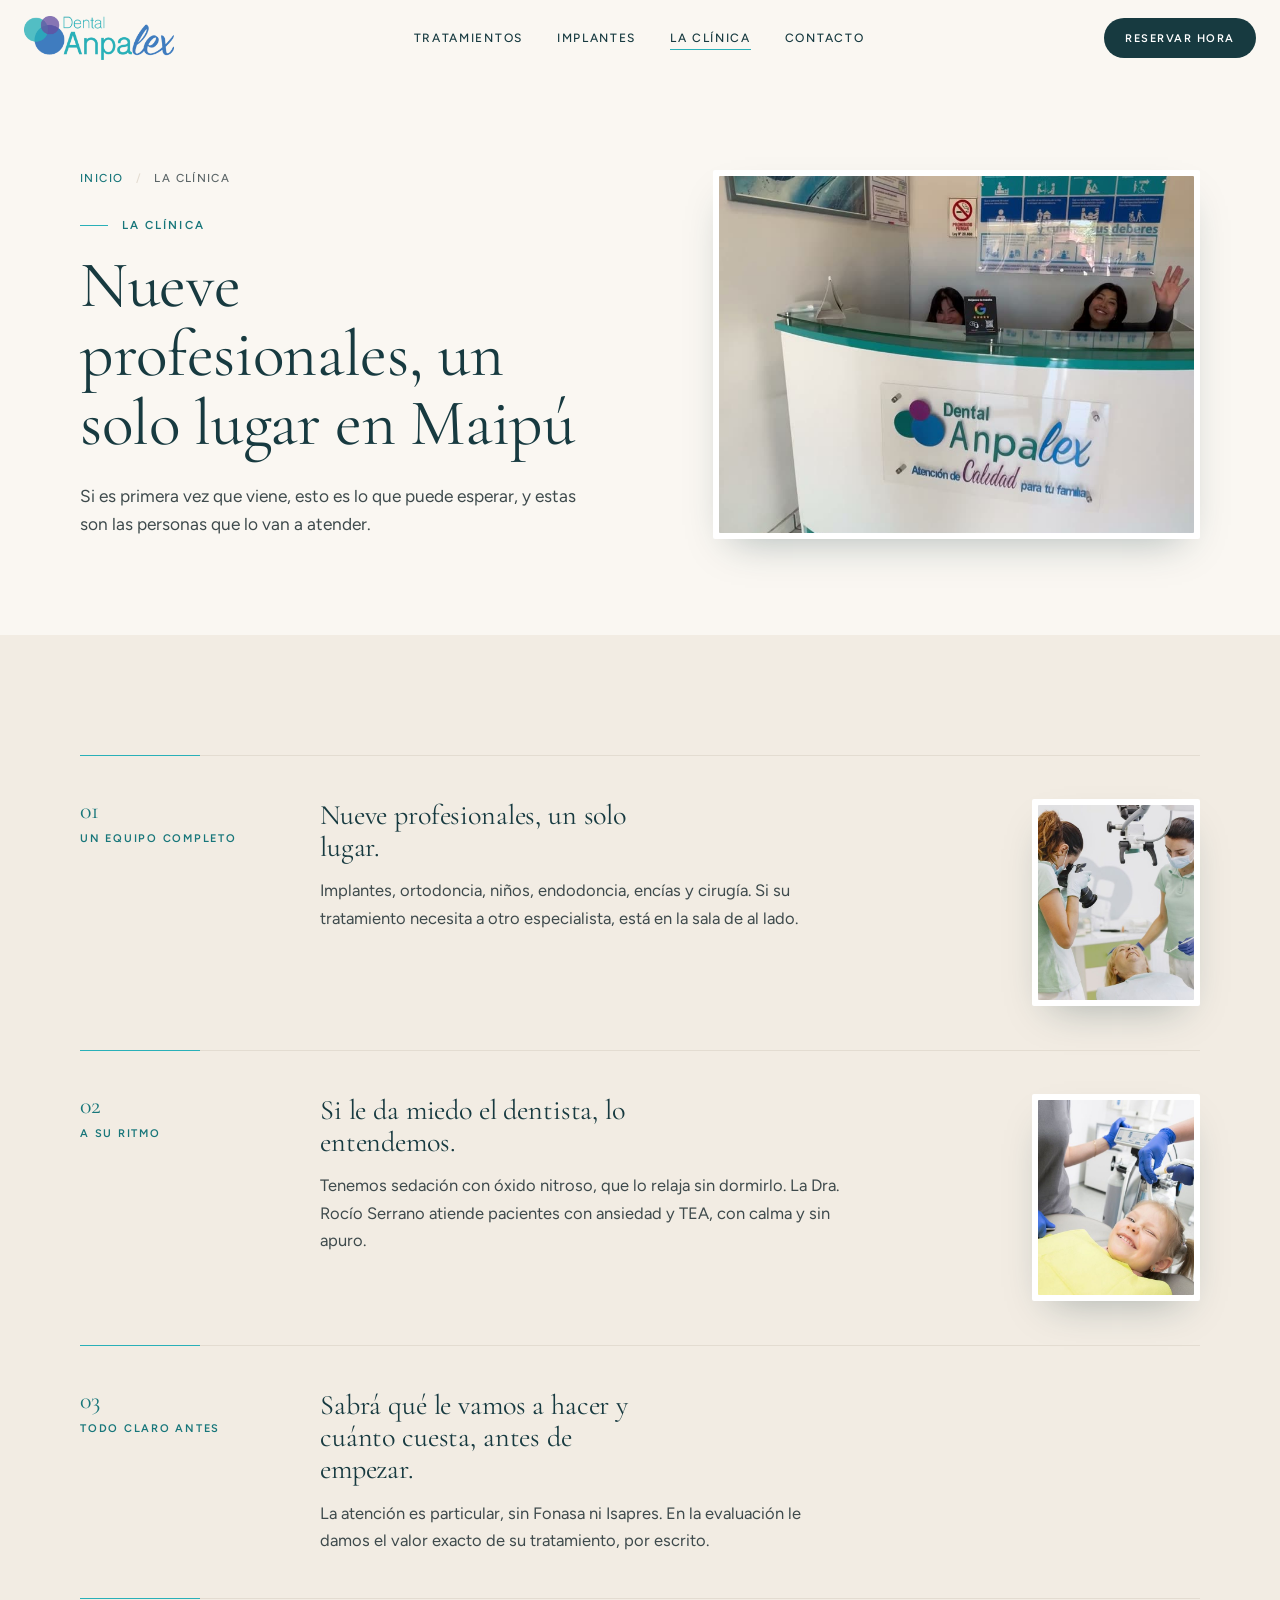
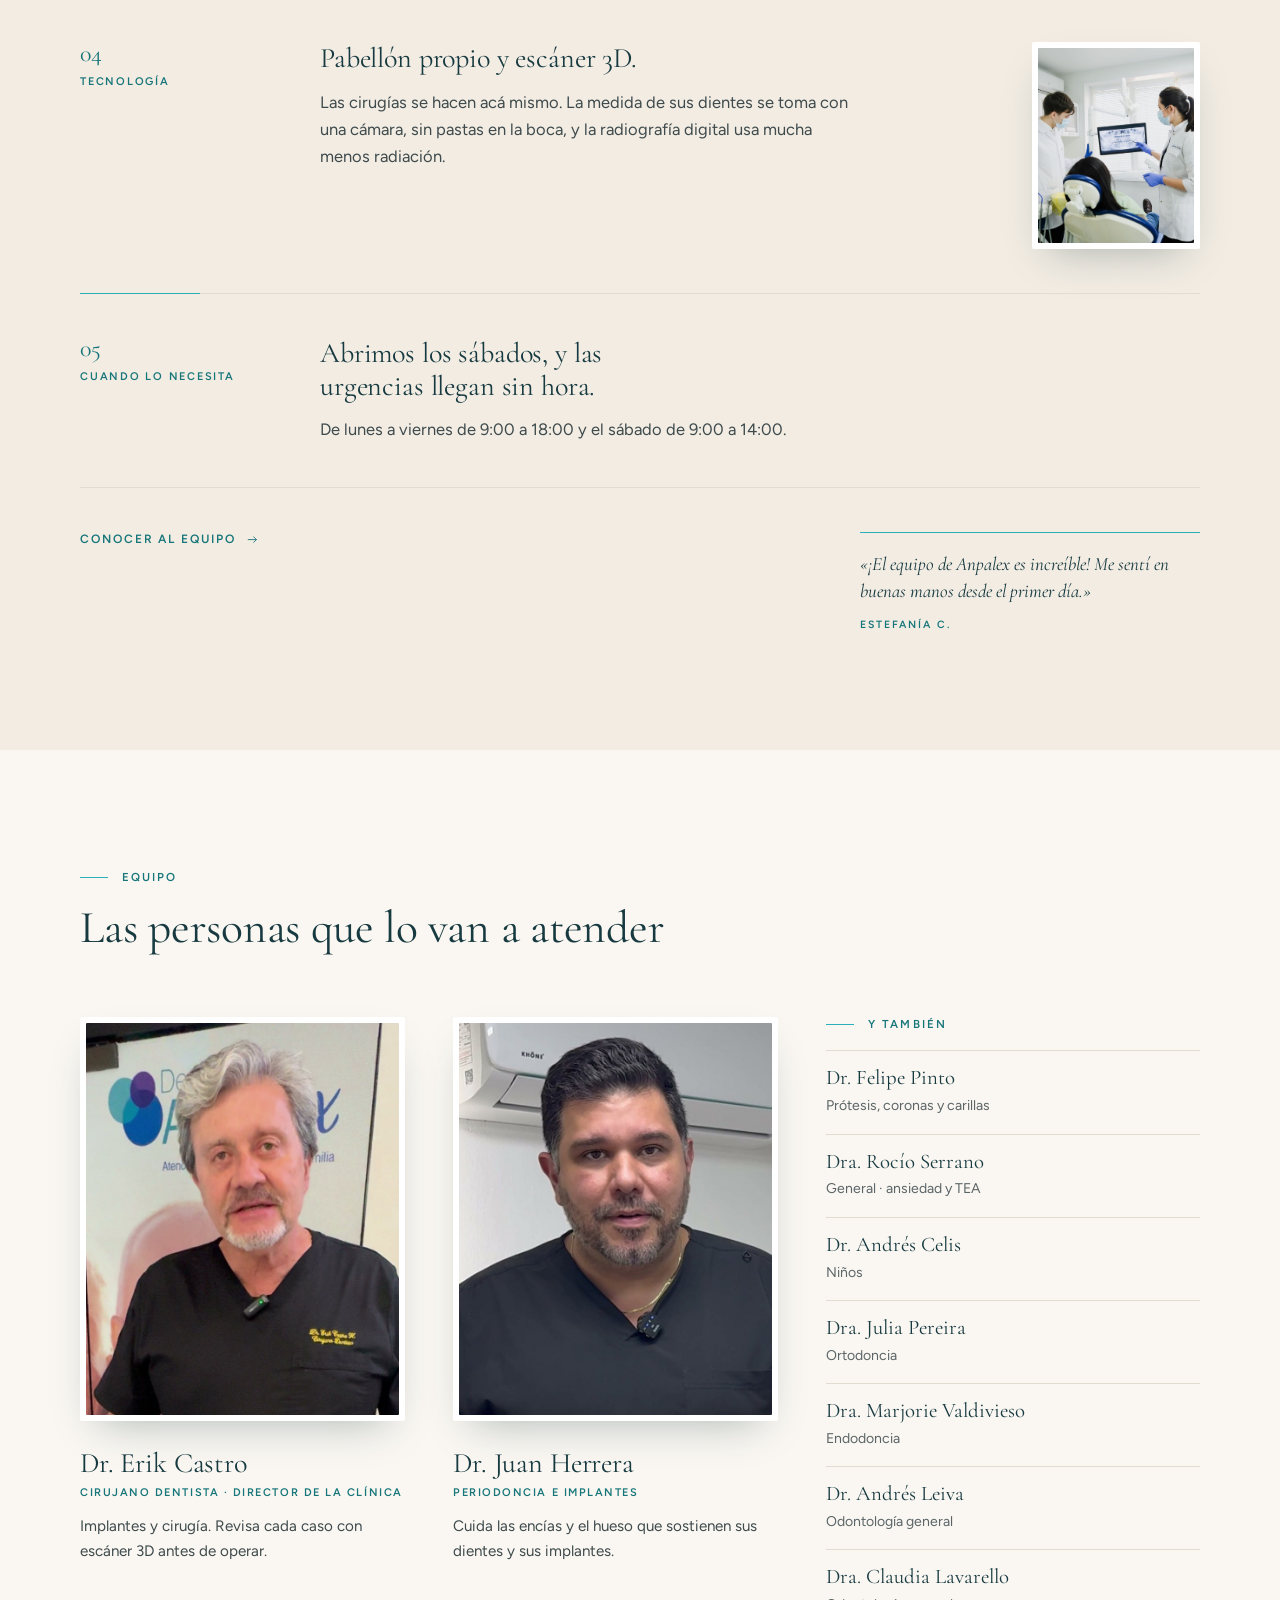
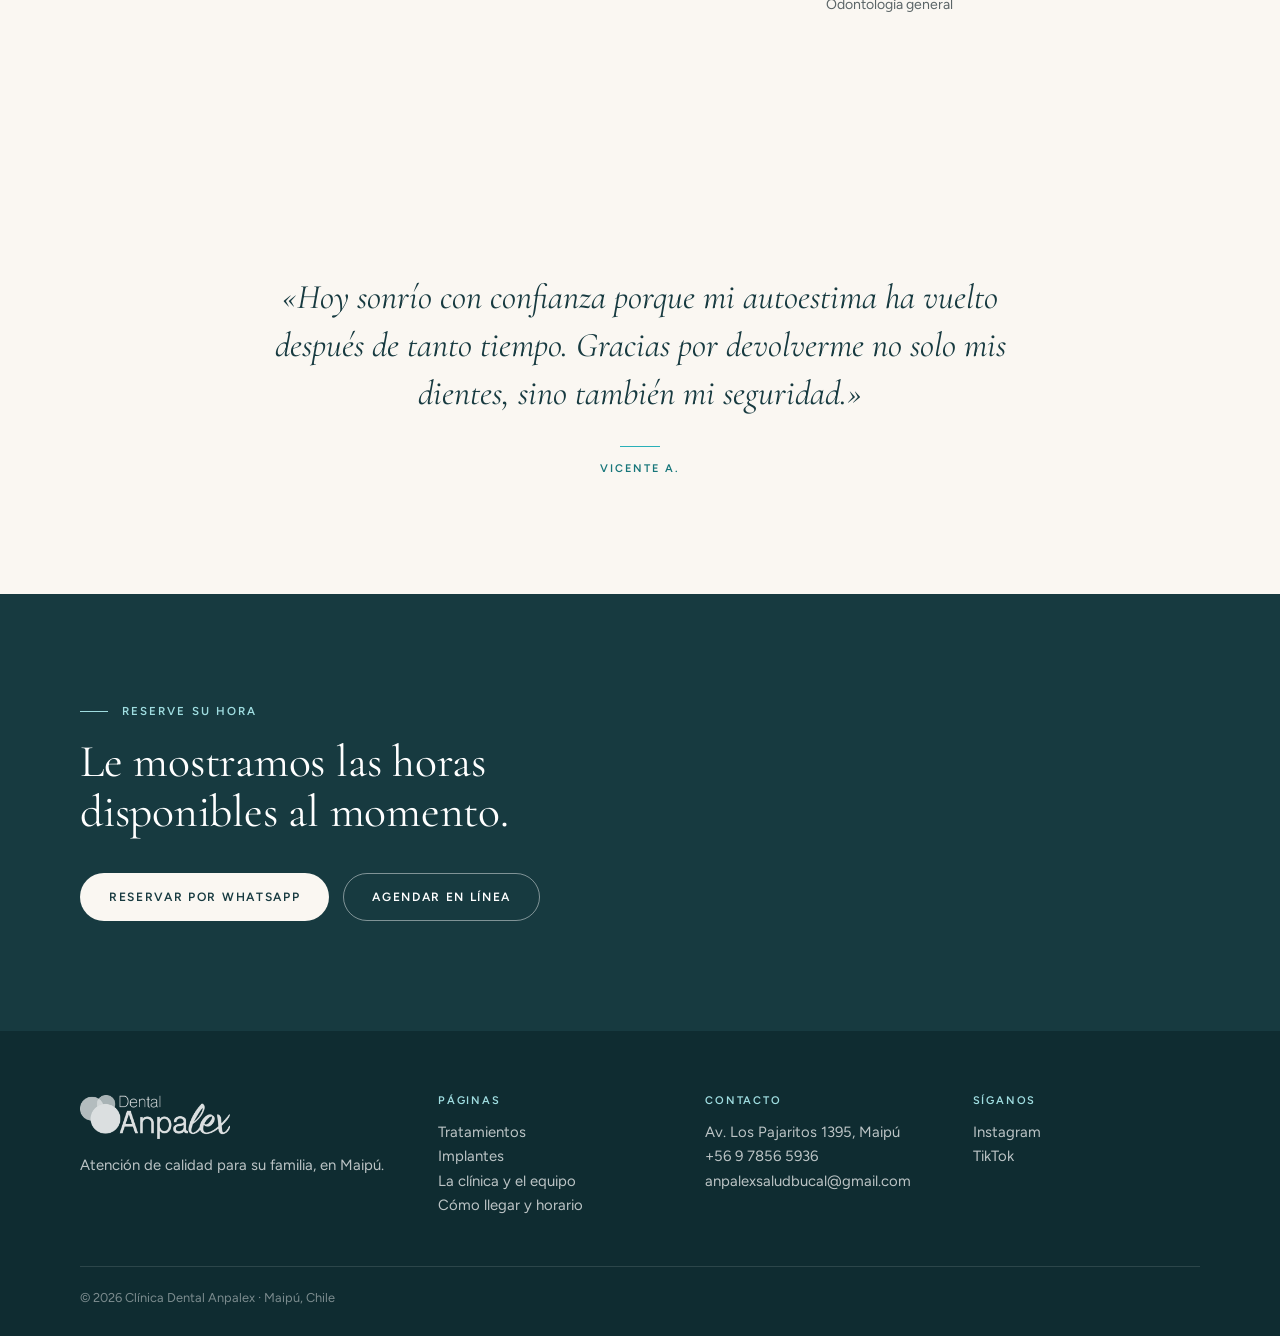
<file: web/version-crema/clinica.html>
<!doctype html>
<html lang="es-CL">
<head>
<meta charset="utf-8">
<meta name="viewport" content="width=device-width, initial-scale=1">
<title>La clínica y el equipo · Clínica Dental Anpalex, Maipú</title>
<meta name="description" content="Nueve profesionales y pabellón propio en Av. Los Pajaritos 1395, Maipú. Conozca al equipo que lo va a atender y cómo trabajamos.">
<meta property="og:title" content="La clínica y el equipo · Clínica Dental Anpalex, Maipú">
<meta property="og:description" content="Nueve profesionales y pabellón propio en Av. Los Pajaritos 1395, Maipú. Conozca al equipo que lo va a atender y cómo trabajamos.">
<meta property="og:image" content="https://anpalex.cl/web/img/portada-prueba.jpg">
<meta property="og:locale" content="es_CL">
<meta name="robots" content="noindex">
<meta name="theme-color" content="#FAF7F2">
<link rel="icon" href="img/icono-anpalex-64.png">
<link rel="apple-touch-icon" href="img/icono-anpalex-180.png">
<link rel="preconnect" href="https://fonts.googleapis.com">
<link rel="preconnect" href="https://fonts.gstatic.com" crossorigin>
<link href="https://fonts.googleapis.com/css2?family=Cormorant+Garamond:ital,wght@0,400;0,500;1,400&family=Figtree:wght@400;500;600&display=swap" rel="stylesheet">
<link rel="stylesheet" href="estilos.css?v=4">
<script>document.documentElement.classList.add("js")</script>
<script type="application/ld+json">
{
  "@context": "https://schema.org",
  "@type": "Dentist",
  "name": "Clínica Dental Anpalex",
  "image": "https://anpalex.cl/web/img/fachada.jpg",
  "telephone": "+56978565936",
  "email": "anpalexsaludbucal@gmail.com",
  "address": {"@type": "PostalAddress", "streetAddress": "Av. Los Pajaritos 1395", "addressLocality": "Maipú", "addressRegion": "Región Metropolitana", "addressCountry": "CL"},
  "geo": {"@type": "GeoCoordinates", "latitude": -33.5144826, "longitude": -70.7570745},
  "openingHoursSpecification": [
    {"@type": "OpeningHoursSpecification", "dayOfWeek": ["Monday","Tuesday","Wednesday","Thursday","Friday"], "opens": "09:00", "closes": "18:00"},
    {"@type": "OpeningHoursSpecification", "dayOfWeek": "Saturday", "opens": "09:00", "closes": "14:00"}
  ],
  "sameAs": ["https://www.instagram.com/anpalex.cl/", "https://www.tiktok.com/@clinicadental.anpalex"]
}
</script>
</head>
<body>

<svg width="0" height="0" style="position:absolute" aria-hidden="true">
  <symbol id="i-wa" viewBox="0 0 24 24"><path fill="currentColor" d="M12 2a10 10 0 0 0-8.6 15.1L2 22l5-1.3A10 10 0 1 0 12 2Zm0 18.2a8.2 8.2 0 0 1-4.2-1.1l-.3-.2-3 .8.8-2.9-.2-.3A8.2 8.2 0 1 1 12 20.2Zm4.5-6.1c-.2-.1-1.5-.7-1.7-.8-.2-.1-.4-.1-.6.1l-.8 1c-.1.2-.3.2-.5.1a6.7 6.7 0 0 1-3.3-2.9c-.3-.4.3-.4.7-1.3.1-.2 0-.3 0-.4l-.8-1.8c-.2-.5-.4-.4-.6-.4h-.5a1 1 0 0 0-.7.3 3 3 0 0 0-.9 2.2 5.2 5.2 0 0 0 1.1 2.7 11.8 11.8 0 0 0 4.5 4c1.7.7 2.3.8 3.2.6.5-.1 1.5-.6 1.7-1.2.2-.6.2-1.1.2-1.2-.1-.1-.3-.2-.5-.3Z"/></symbol>
  <symbol id="i-tel" viewBox="0 0 24 24"><path fill="none" stroke="currentColor" stroke-width="1.8" stroke-linecap="round" stroke-linejoin="round" d="M22 16.9v3a2 2 0 0 1-2.2 2 19.8 19.8 0 0 1-8.6-3.1 19.5 19.5 0 0 1-6-6A19.8 19.8 0 0 1 2.1 4.2 2 2 0 0 1 4.1 2h3a2 2 0 0 1 2 1.7c.1 1 .4 1.9.7 2.8a2 2 0 0 1-.5 2.1L8 9.9a16 16 0 0 0 6 6l1.3-1.3a2 2 0 0 1 2.1-.4c.9.3 1.8.6 2.8.7a2 2 0 0 1 1.7 2Z"/></symbol>
  <symbol id="i-cal" viewBox="0 0 24 24"><g fill="none" stroke="currentColor" stroke-width="1.8" stroke-linecap="round"><rect x="3" y="4" width="18" height="18" rx="2"/><path d="M16 2v4M8 2v4M3 10h18"/></g></symbol>
  <symbol id="i-flecha" viewBox="0 0 24 24"><path fill="none" stroke="currentColor" stroke-width="1.6" stroke-linecap="round" stroke-linejoin="round" d="M4 12h15M14 7l5 5-5 5"/></symbol>
</svg>

<a class="saltar" href="#contenido">Ir al contenido</a>

<header class="cabecera" id="cabecera">
  <div class="cabecera-in">
    <a href="index.html" class="marca" aria-label="Clínica Dental Anpalex, inicio"><img src="img/logo.png" alt="Dental Anpalex" width="520" height="154"></a>
    <nav class="menu" id="menu" aria-label="Páginas">
      <a href="index.html" class="solo-movil">Inicio</a>
      <a href="tratamientos.html">Tratamientos</a>
      <a href="implantes.html">Implantes</a>
      <a href="clinica.html" aria-current="page">La clínica</a>
      <a href="contacto.html">Contacto</a>
    </nav>
    <div class="cabecera-acciones">
      <a class="pastilla pastilla-tinta pastilla-chica js-wa" href="#">Reservar hora</a>
      <button class="boton-menu" type="button" aria-expanded="false" aria-controls="menu"><span></span><span></span><span class="oculto">Menú</span></button>
    </div>
  </div>
</header>

<main id="contenido">

<section class="cabeza-pagina">
  <div class="envoltura cabeza-grilla">
    <div class="cabeza-texto">
      <p class="miga aparece"><a href="index.html">Inicio</a> <span aria-hidden="true">/</span> La clínica</p>
      <p class="etiqueta aparece">La clínica</p>
      <h1 class="aparece">Nueve profesionales, un solo lugar en Maipú</h1>
      <p class="bajada aparece">Si es primera vez que viene, esto es lo que puede esperar, y estas son las personas que lo van a atender.</p>
    </div>
    <figure class="foto-marco cabeza-foto aparece"><img src="img/recepcion.jpg" alt="Recepción de la clínica" width="800" height="1000" fetchpriority="high"></figure>
  </div>
</section>

<section class="seccion seccion-arena seccion-pegada" id="como">
  <div class="envoltura">

    <ol class="filas">
      <li class="fila aparece">
        <div class="fila-num"><span>01</span>Un equipo completo</div>
        <div class="fila-texto">
          <h3>Nueve profesionales, un solo lugar.</h3>
          <p>Implantes, ortodoncia, niños, endodoncia, encías y cirugía. Si su tratamiento necesita a otro especialista, está en la sala de al lado.</p>
        </div>
        <figure class="foto-marco fila-foto"><img src="img/fila1-prueba.jpg" alt="Foto de prueba: dos dentistas atendiendo" width="1000" height="667" loading="lazy"></figure>
      </li>
      <li class="fila aparece">
        <div class="fila-num"><span>02</span>A su ritmo</div>
        <div class="fila-texto">
          <h3>Si le da miedo el dentista, lo entendemos.</h3>
          <p>Tenemos sedación con óxido nitroso, que lo relaja sin dormirlo. La Dra. Rocío Serrano atiende pacientes con ansiedad y TEA, con calma y sin apuro.</p>
        </div>
        <figure class="foto-marco fila-foto"><img src="img/fila2-prueba.jpg" alt="Foto de prueba: niña sonriendo en el sillón dental" width="1000" height="668" loading="lazy"></figure>
      </li>
      <li class="fila aparece">
        <div class="fila-num"><span>03</span>Todo claro antes</div>
        <div class="fila-texto">
          <h3>Sabrá qué le vamos a hacer y cuánto cuesta, antes de empezar.</h3>
          <p>La atención es particular, sin Fonasa ni Isapres. En la evaluación le damos el valor exacto de su tratamiento, por escrito.</p>
        </div>
      </li>
      <li class="fila aparece">
        <div class="fila-num"><span>04</span>Tecnología</div>
        <div class="fila-texto">
          <h3>Pabellón propio y escáner 3D.</h3>
          <p>Las cirugías se hacen acá mismo. La medida de sus dientes se toma con una cámara, sin pastas en la boca, y la radiografía digital usa mucha menos radiación.</p>
        </div>
        <figure class="foto-marco fila-foto"><img src="img/fila4-prueba.jpg" alt="Foto de prueba: radiografía digital en pantalla" width="800" height="1200" loading="lazy"></figure>
      </li>
      <li class="fila aparece">
        <div class="fila-num"><span>05</span>Cuando lo necesita</div>
        <div class="fila-texto">
          <h3>Abrimos los sábados, y las urgencias llegan sin hora.</h3>
          <p>De lunes a viernes de 9:00 a 18:00 y el sábado de 9:00 a 14:00.</p>
        </div>
      </li>
    </ol>

    <div class="como-pie aparece">
      <a class="enlace" href="clinica.html#equipo">Conocer al equipo <svg class="ico"><use href="#i-flecha"/></svg></a>
      <blockquote class="cita-chica">
        <p>«¡El equipo de Anpalex es increíble! Me sentí en buenas manos desde el primer día.»</p>
        <footer>Estefanía C.</footer>
      </blockquote>
    </div>
  </div>
</section>

<section class="seccion" id="equipo">
  <div class="envoltura">
    <div class="encabezado aparece">
      <p class="etiqueta">Equipo</p>
      <h2>Las personas que lo van a atender</h2>
    </div>
    <div class="equipo">
      <article class="doctor aparece">
        <figure class="foto-marco"><img src="img/equipo-castro.jpg" alt="Dr. Erik Castro" width="720" height="900" loading="lazy"></figure>
        <h3>Dr. Erik Castro</h3>
        <p class="esp">Cirujano dentista · Director de la clínica</p>
        <p>Implantes y cirugía. Revisa cada caso con escáner 3D antes de operar.</p>
      </article>
      <article class="doctor aparece">
        <figure class="foto-marco"><img src="img/equipo-herrera.jpg" alt="Dr. Juan Herrera" width="720" height="900" loading="lazy"></figure>
        <h3>Dr. Juan Herrera</h3>
        <p class="esp">Periodoncia e implantes</p>
        <p>Cuida las encías y el hueso que sostienen sus dientes y sus implantes.</p>
      </article>
      <div class="equipo-lista aparece">
        <p class="etiqueta">Y también</p>
        <ul>
          <li><strong>Dr. Felipe Pinto</strong><span>Prótesis, coronas y carillas</span></li>
          <li><strong>Dra. Rocío Serrano</strong><span>General · ansiedad y TEA</span></li>
          <li><strong>Dr. Andrés Celis</strong><span>Niños</span></li>
          <li><strong>Dra. Julia Pereira</strong><span>Ortodoncia</span></li>
          <li><strong>Dra. Marjorie Valdivieso</strong><span>Endodoncia</span></li>
          <li><strong>Dr. Andrés Leiva</strong><span>Odontología general</span></li>
          <li><strong>Dra. Claudia Lavarello</strong><span>Odontología general</span></li>
        </ul>
      </div>
    </div>
  </div>
</section>

<section class="cita-grande aparece">
  <blockquote>
    <p>«Hoy sonrío con confianza porque mi autoestima ha vuelto después de tanto tiempo. Gracias por devolverme no solo mis dientes, sino también mi seguridad.»</p>
    <footer>Vicente A.</footer>
  </blockquote>
</section>

<section class="cierre">
  <div class="envoltura aparece">
    <p class="etiqueta etiqueta-clara">Reserve su hora</p>
    <h2>Le mostramos las horas disponibles al momento.</h2>
    <div class="botones">
      <a class="pastilla pastilla-crema js-wa" href="#">Reservar por WhatsApp</a>
      <a class="pastilla pastilla-borde-clara js-agenda" href="#" target="_blank" rel="noopener">Agendar en línea</a>
    </div>
  </div>
</section>

</main>

<footer class="pie">
  <div class="envoltura pie-grilla">
    <div><img src="img/logo.png" alt="Dental Anpalex" width="200" height="59" loading="lazy"><p>Atención de calidad para su familia, en Maipú.</p></div>
    <div><p class="pie-tit">Páginas</p><p><a href="tratamientos.html">Tratamientos</a><br><a href="implantes.html">Implantes</a><br><a href="clinica.html">La clínica y el equipo</a><br><a href="contacto.html">Cómo llegar y horario</a></p></div>
    <div><p class="pie-tit">Contacto</p><p>Av. Los Pajaritos 1395, Maipú<br><a href="tel:+56978565936">+56 9 7856 5936</a><br><a href="mailto:anpalexsaludbucal@gmail.com">anpalexsaludbucal@gmail.com</a></p></div>
    <div><p class="pie-tit">Síganos</p><p><a href="https://www.instagram.com/anpalex.cl/" target="_blank" rel="noopener">Instagram</a><br><a href="https://www.tiktok.com/@clinicadental.anpalex" target="_blank" rel="noopener">TikTok</a></p></div>
  </div>
  <p class="pie-final">© 2026 Clínica Dental Anpalex · Maipú, Chile</p>
</footer>

<nav class="barra-movil" aria-label="Contacto rápido">
  <a class="js-wa" href="#"><svg class="ico"><use href="#i-wa"/></svg>WhatsApp</a>
  <a href="tel:+56978565936"><svg class="ico"><use href="#i-tel"/></svg>Llamar</a>
  <a class="js-agenda" href="#" target="_blank" rel="noopener"><svg class="ico"><use href="#i-cal"/></svg>Agendar</a>
</nav>

<script src="config.js"></script>
<script src="app.js?v=4"></script>
</body>
</html>
</file>
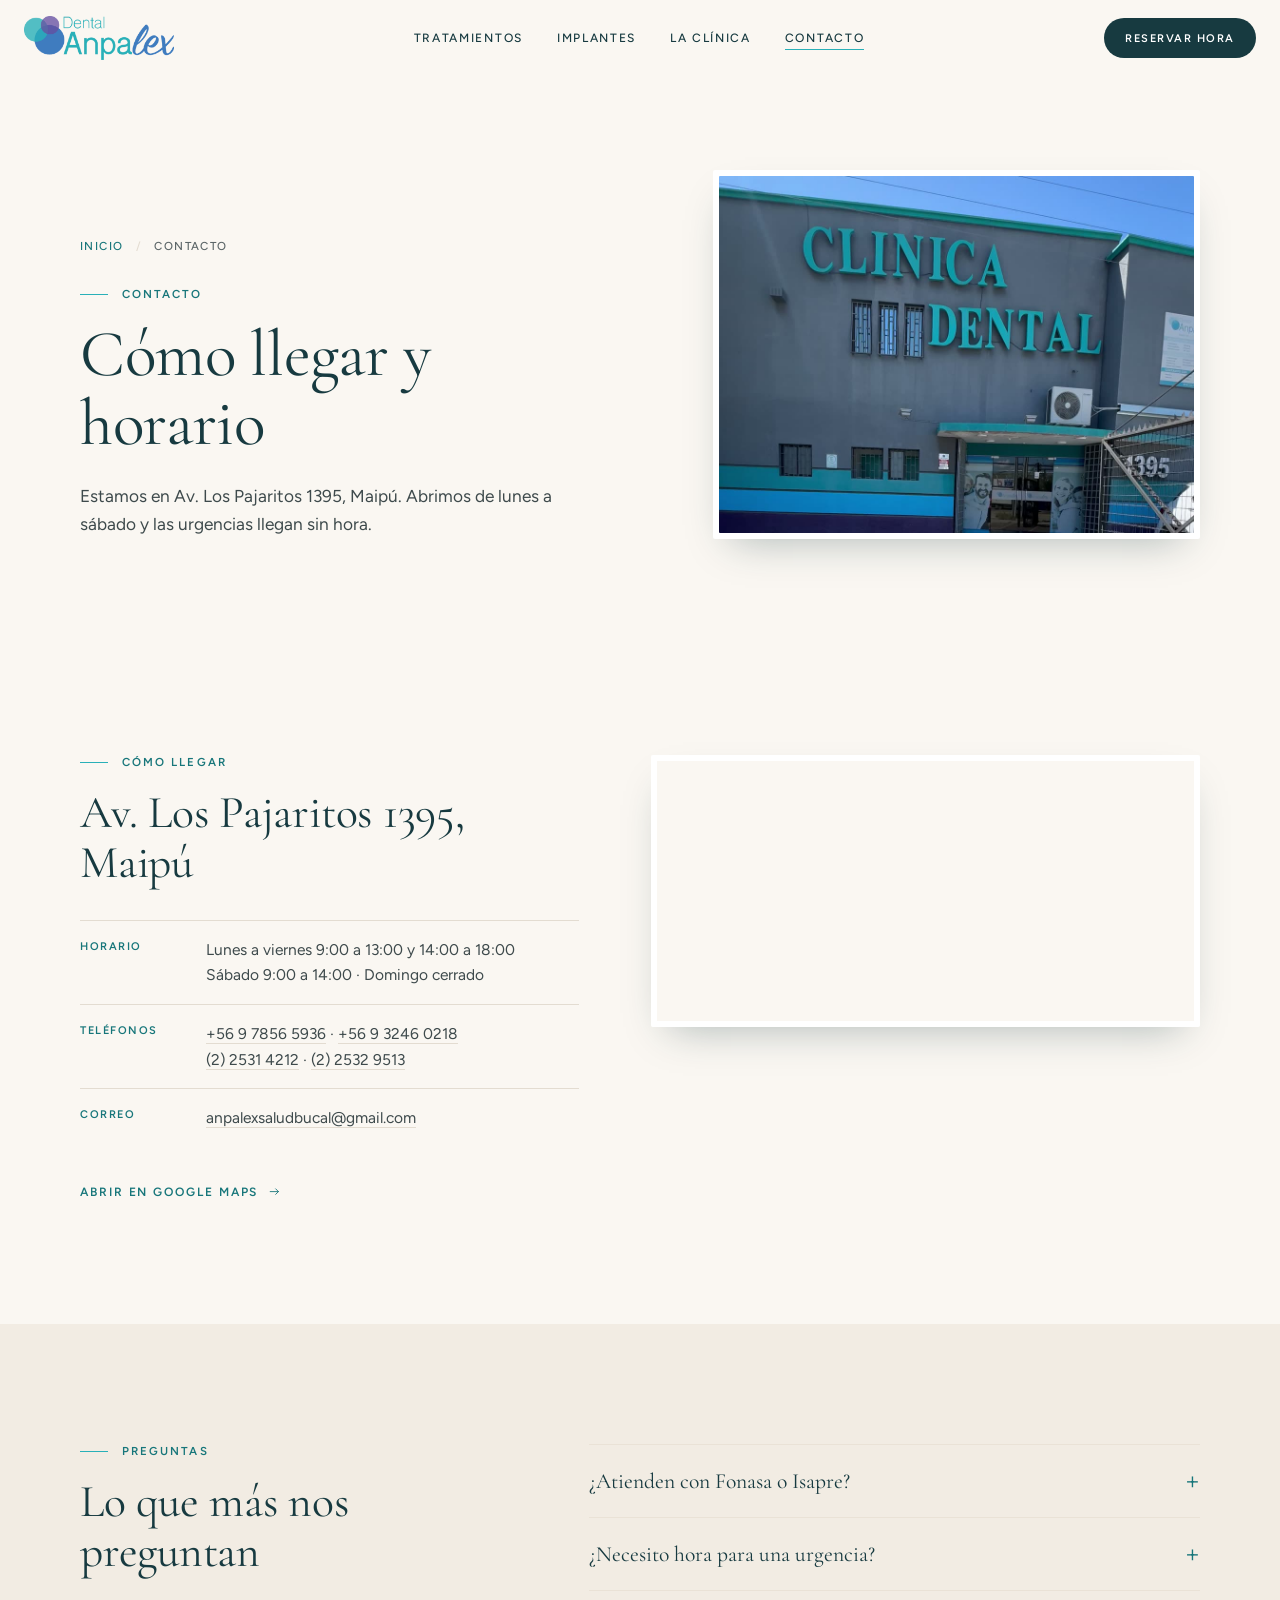
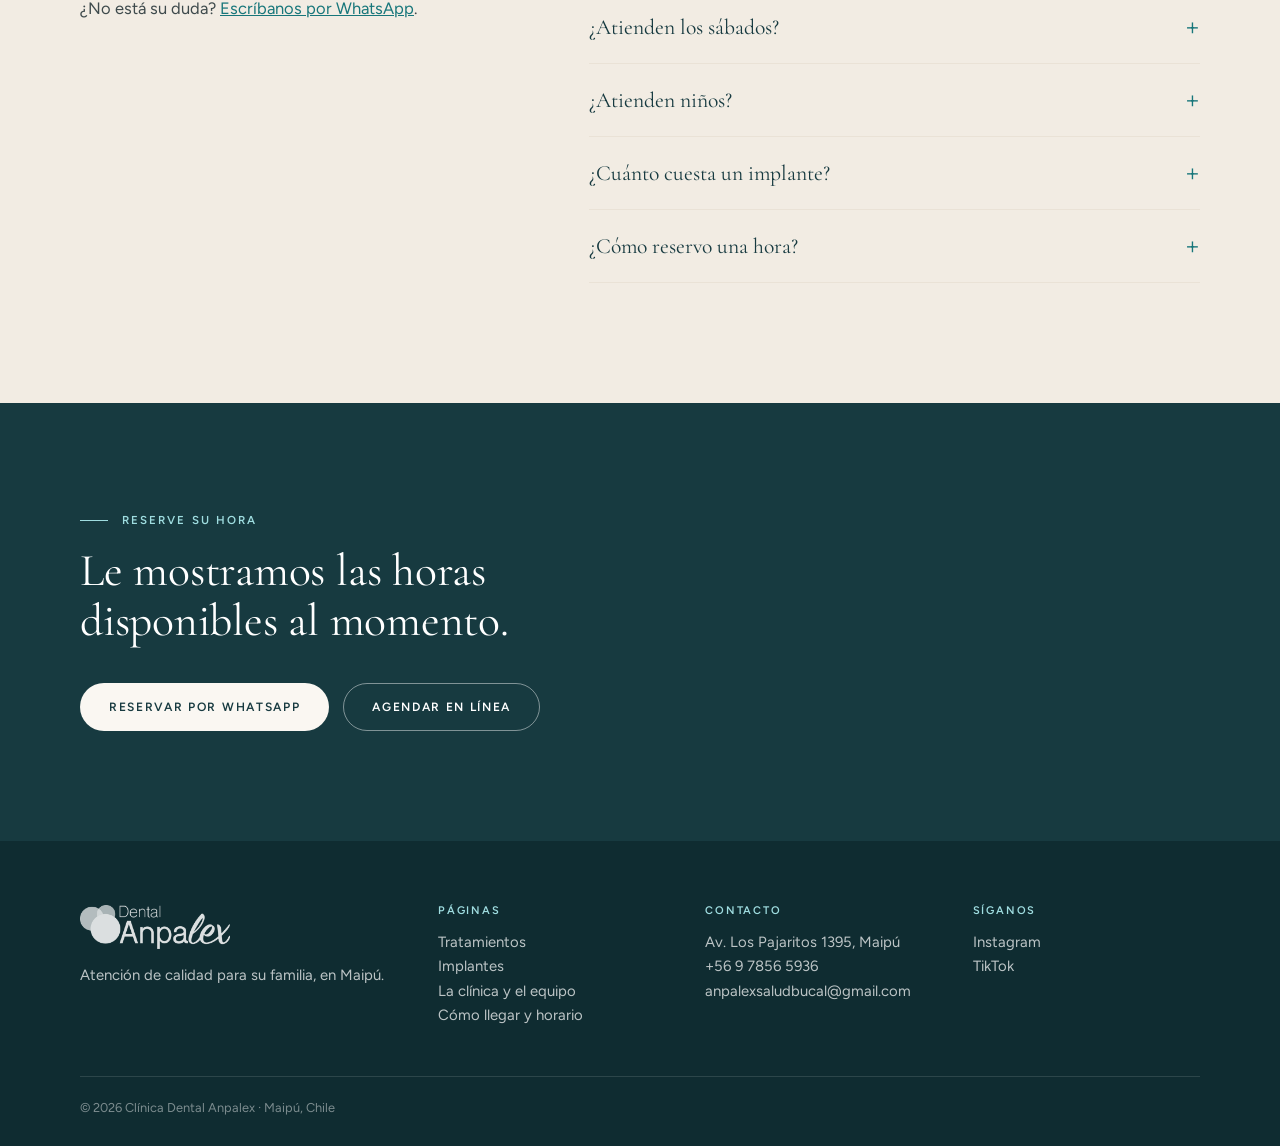
<file: web/version-crema/contacto.html>
<!doctype html>
<html lang="es-CL">
<head>
<meta charset="utf-8">
<meta name="viewport" content="width=device-width, initial-scale=1">
<title>Cómo llegar y horario · Clínica Dental Anpalex, Maipú</title>
<meta name="description" content="Av. Los Pajaritos 1395, Maipú. Lunes a viernes de 9:00 a 18:00 y sábado de 9:00 a 14:00. Urgencias sin hora. WhatsApp +56 9 7856 5936.">
<meta property="og:title" content="Cómo llegar y horario · Clínica Dental Anpalex, Maipú">
<meta property="og:description" content="Av. Los Pajaritos 1395, Maipú. Lunes a viernes de 9:00 a 18:00 y sábado de 9:00 a 14:00. Urgencias sin hora. WhatsApp +56 9 7856 5936.">
<meta property="og:image" content="https://anpalex.cl/web/img/portada-prueba.jpg">
<meta property="og:locale" content="es_CL">
<meta name="robots" content="noindex">
<meta name="theme-color" content="#FAF7F2">
<link rel="icon" href="img/icono-anpalex-64.png">
<link rel="apple-touch-icon" href="img/icono-anpalex-180.png">
<link rel="preconnect" href="https://fonts.googleapis.com">
<link rel="preconnect" href="https://fonts.gstatic.com" crossorigin>
<link href="https://fonts.googleapis.com/css2?family=Cormorant+Garamond:ital,wght@0,400;0,500;1,400&family=Figtree:wght@400;500;600&display=swap" rel="stylesheet">
<link rel="stylesheet" href="estilos.css?v=4">
<script>document.documentElement.classList.add("js")</script>
<script type="application/ld+json">
{
  "@context": "https://schema.org",
  "@type": "Dentist",
  "name": "Clínica Dental Anpalex",
  "image": "https://anpalex.cl/web/img/fachada.jpg",
  "telephone": "+56978565936",
  "email": "anpalexsaludbucal@gmail.com",
  "address": {"@type": "PostalAddress", "streetAddress": "Av. Los Pajaritos 1395", "addressLocality": "Maipú", "addressRegion": "Región Metropolitana", "addressCountry": "CL"},
  "geo": {"@type": "GeoCoordinates", "latitude": -33.5144826, "longitude": -70.7570745},
  "openingHoursSpecification": [
    {"@type": "OpeningHoursSpecification", "dayOfWeek": ["Monday","Tuesday","Wednesday","Thursday","Friday"], "opens": "09:00", "closes": "18:00"},
    {"@type": "OpeningHoursSpecification", "dayOfWeek": "Saturday", "opens": "09:00", "closes": "14:00"}
  ],
  "sameAs": ["https://www.instagram.com/anpalex.cl/", "https://www.tiktok.com/@clinicadental.anpalex"]
}
</script>
</head>
<body>

<svg width="0" height="0" style="position:absolute" aria-hidden="true">
  <symbol id="i-wa" viewBox="0 0 24 24"><path fill="currentColor" d="M12 2a10 10 0 0 0-8.6 15.1L2 22l5-1.3A10 10 0 1 0 12 2Zm0 18.2a8.2 8.2 0 0 1-4.2-1.1l-.3-.2-3 .8.8-2.9-.2-.3A8.2 8.2 0 1 1 12 20.2Zm4.5-6.1c-.2-.1-1.5-.7-1.7-.8-.2-.1-.4-.1-.6.1l-.8 1c-.1.2-.3.2-.5.1a6.7 6.7 0 0 1-3.3-2.9c-.3-.4.3-.4.7-1.3.1-.2 0-.3 0-.4l-.8-1.8c-.2-.5-.4-.4-.6-.4h-.5a1 1 0 0 0-.7.3 3 3 0 0 0-.9 2.2 5.2 5.2 0 0 0 1.1 2.7 11.8 11.8 0 0 0 4.5 4c1.7.7 2.3.8 3.2.6.5-.1 1.5-.6 1.7-1.2.2-.6.2-1.1.2-1.2-.1-.1-.3-.2-.5-.3Z"/></symbol>
  <symbol id="i-tel" viewBox="0 0 24 24"><path fill="none" stroke="currentColor" stroke-width="1.8" stroke-linecap="round" stroke-linejoin="round" d="M22 16.9v3a2 2 0 0 1-2.2 2 19.8 19.8 0 0 1-8.6-3.1 19.5 19.5 0 0 1-6-6A19.8 19.8 0 0 1 2.1 4.2 2 2 0 0 1 4.1 2h3a2 2 0 0 1 2 1.7c.1 1 .4 1.9.7 2.8a2 2 0 0 1-.5 2.1L8 9.9a16 16 0 0 0 6 6l1.3-1.3a2 2 0 0 1 2.1-.4c.9.3 1.8.6 2.8.7a2 2 0 0 1 1.7 2Z"/></symbol>
  <symbol id="i-cal" viewBox="0 0 24 24"><g fill="none" stroke="currentColor" stroke-width="1.8" stroke-linecap="round"><rect x="3" y="4" width="18" height="18" rx="2"/><path d="M16 2v4M8 2v4M3 10h18"/></g></symbol>
  <symbol id="i-flecha" viewBox="0 0 24 24"><path fill="none" stroke="currentColor" stroke-width="1.6" stroke-linecap="round" stroke-linejoin="round" d="M4 12h15M14 7l5 5-5 5"/></symbol>
</svg>

<a class="saltar" href="#contenido">Ir al contenido</a>

<header class="cabecera" id="cabecera">
  <div class="cabecera-in">
    <a href="index.html" class="marca" aria-label="Clínica Dental Anpalex, inicio"><img src="img/logo.png" alt="Dental Anpalex" width="520" height="154"></a>
    <nav class="menu" id="menu" aria-label="Páginas">
      <a href="index.html" class="solo-movil">Inicio</a>
      <a href="tratamientos.html">Tratamientos</a>
      <a href="implantes.html">Implantes</a>
      <a href="clinica.html">La clínica</a>
      <a href="contacto.html" aria-current="page">Contacto</a>
    </nav>
    <div class="cabecera-acciones">
      <a class="pastilla pastilla-tinta pastilla-chica js-wa" href="#">Reservar hora</a>
      <button class="boton-menu" type="button" aria-expanded="false" aria-controls="menu"><span></span><span></span><span class="oculto">Menú</span></button>
    </div>
  </div>
</header>

<main id="contenido">

<section class="cabeza-pagina">
  <div class="envoltura cabeza-grilla">
    <div class="cabeza-texto">
      <p class="miga aparece"><a href="index.html">Inicio</a> <span aria-hidden="true">/</span> Contacto</p>
      <p class="etiqueta aparece">Contacto</p>
      <h1 class="aparece">Cómo llegar y horario</h1>
      <p class="bajada aparece">Estamos en Av. Los Pajaritos 1395, Maipú. Abrimos de lunes a sábado y las urgencias llegan sin hora.</p>
    </div>
    <figure class="foto-marco cabeza-foto aparece"><img src="img/fachada.jpg" alt="Fachada de la clínica, con el letrero Clínica Dental y el número 1395" width="1000" height="750" fetchpriority="high"></figure>
  </div>
</section>

<section class="seccion" id="ubicacion">
  <div class="envoltura ubicacion">
    <div class="aparece">
      <p class="etiqueta">Cómo llegar</p>
      <h2>Av. Los Pajaritos 1395, Maipú</h2>
      <dl class="datos">
        <div><dt>Horario</dt><dd>Lunes a viernes 9:00 a 13:00 y 14:00 a 18:00<br>Sábado 9:00 a 14:00 · Domingo cerrado</dd></div>
        <div><dt>Teléfonos</dt><dd><a href="tel:+56978565936">+56 9 7856 5936</a> · <a href="tel:+56932460218">+56 9 3246 0218</a><br><a href="tel:+56225314212">(2) 2531 4212</a> · <a href="tel:+56225329513">(2) 2532 9513</a></dd></div>
        <div><dt>Correo</dt><dd><a href="mailto:anpalexsaludbucal@gmail.com">anpalexsaludbucal@gmail.com</a></dd></div>
      </dl>
      <a class="enlace" href="https://maps.app.goo.gl/VkXCgqU3DJnRNFGv6" target="_blank" rel="noopener">Abrir en Google Maps <svg class="ico"><use href="#i-flecha"/></svg></a>
    </div>
    <div class="ubicacion-fotos aparece">
      <div class="mapa"><iframe title="Mapa de la Clínica Dental Anpalex" loading="lazy" referrerpolicy="no-referrer-when-downgrade" src="https://maps.google.com/maps?q=Cl%C3%ADnica%20Dental%20Anpalex%2C%20Av.%20Los%20Pajaritos%201395%2C%20Maip%C3%BA&z=16&output=embed"></iframe></div>
    </div>
  </div>
</section>

<section class="seccion seccion-arena" id="preguntas">
  <div class="envoltura preguntas-grilla">
    <div class="encabezado aparece">
      <p class="etiqueta">Preguntas</p>
      <h2>Lo que más nos preguntan</h2>
      <p>¿No está su duda? <a class="js-wa" data-tema="una duda" href="#">Escríbanos por WhatsApp</a>.</p>
    </div>
    <div class="preguntas aparece">
      <details><summary>¿Atienden con Fonasa o Isapre?</summary><p>No. La atención es particular: no trabajamos con Fonasa ni Isapres. En la evaluación le decimos el valor exacto de su tratamiento antes de empezar.</p></details>
      <details><summary>¿Necesito hora para una urgencia?</summary><p>No. Puede venir directo de lunes a viernes hasta las 17:25 y el sábado hasta las 12:25. Después de esa hora ya no alcanzamos a atenderlo.</p></details>
      <details><summary>¿Atienden los sábados?</summary><p>Sí, de 9:00 a 14:00. Las urgencias sin hora del sábado son hasta las 12:25.</p></details>
      <details><summary>¿Atienden niños?</summary><p>Sí. El Dr. Andrés Celis es odontopediatra, especialista en niños. Para niños con mucho miedo existe la sedación con óxido nitroso.</p></details>
      <details><summary>¿Cuánto cuesta un implante?</summary><p>Este mes, el implante con corona está desde $550.000, en hasta 3 cuotas sin interés. La evaluación es sin costo y ahí le decimos cuánto cuesta en su caso.</p></details>
      <details><summary>¿Cómo reservo una hora?</summary><p>Escríbanos por WhatsApp y le mostramos las horas disponibles en el momento, o reserve usted mismo con el botón «Agendar en línea».</p></details>
    </div>
  </div>
</section>

<section class="cierre">
  <div class="envoltura aparece">
    <p class="etiqueta etiqueta-clara">Reserve su hora</p>
    <h2>Le mostramos las horas disponibles al momento.</h2>
    <div class="botones">
      <a class="pastilla pastilla-crema js-wa" href="#">Reservar por WhatsApp</a>
      <a class="pastilla pastilla-borde-clara js-agenda" href="#" target="_blank" rel="noopener">Agendar en línea</a>
    </div>
  </div>
</section>

</main>

<footer class="pie">
  <div class="envoltura pie-grilla">
    <div><img src="img/logo.png" alt="Dental Anpalex" width="200" height="59" loading="lazy"><p>Atención de calidad para su familia, en Maipú.</p></div>
    <div><p class="pie-tit">Páginas</p><p><a href="tratamientos.html">Tratamientos</a><br><a href="implantes.html">Implantes</a><br><a href="clinica.html">La clínica y el equipo</a><br><a href="contacto.html">Cómo llegar y horario</a></p></div>
    <div><p class="pie-tit">Contacto</p><p>Av. Los Pajaritos 1395, Maipú<br><a href="tel:+56978565936">+56 9 7856 5936</a><br><a href="mailto:anpalexsaludbucal@gmail.com">anpalexsaludbucal@gmail.com</a></p></div>
    <div><p class="pie-tit">Síganos</p><p><a href="https://www.instagram.com/anpalex.cl/" target="_blank" rel="noopener">Instagram</a><br><a href="https://www.tiktok.com/@clinicadental.anpalex" target="_blank" rel="noopener">TikTok</a></p></div>
  </div>
  <p class="pie-final">© 2026 Clínica Dental Anpalex · Maipú, Chile</p>
</footer>

<nav class="barra-movil" aria-label="Contacto rápido">
  <a class="js-wa" href="#"><svg class="ico"><use href="#i-wa"/></svg>WhatsApp</a>
  <a href="tel:+56978565936"><svg class="ico"><use href="#i-tel"/></svg>Llamar</a>
  <a class="js-agenda" href="#" target="_blank" rel="noopener"><svg class="ico"><use href="#i-cal"/></svg>Agendar</a>
</nav>

<script src="config.js"></script>
<script src="app.js?v=4"></script>
</body>
</html>
</file>
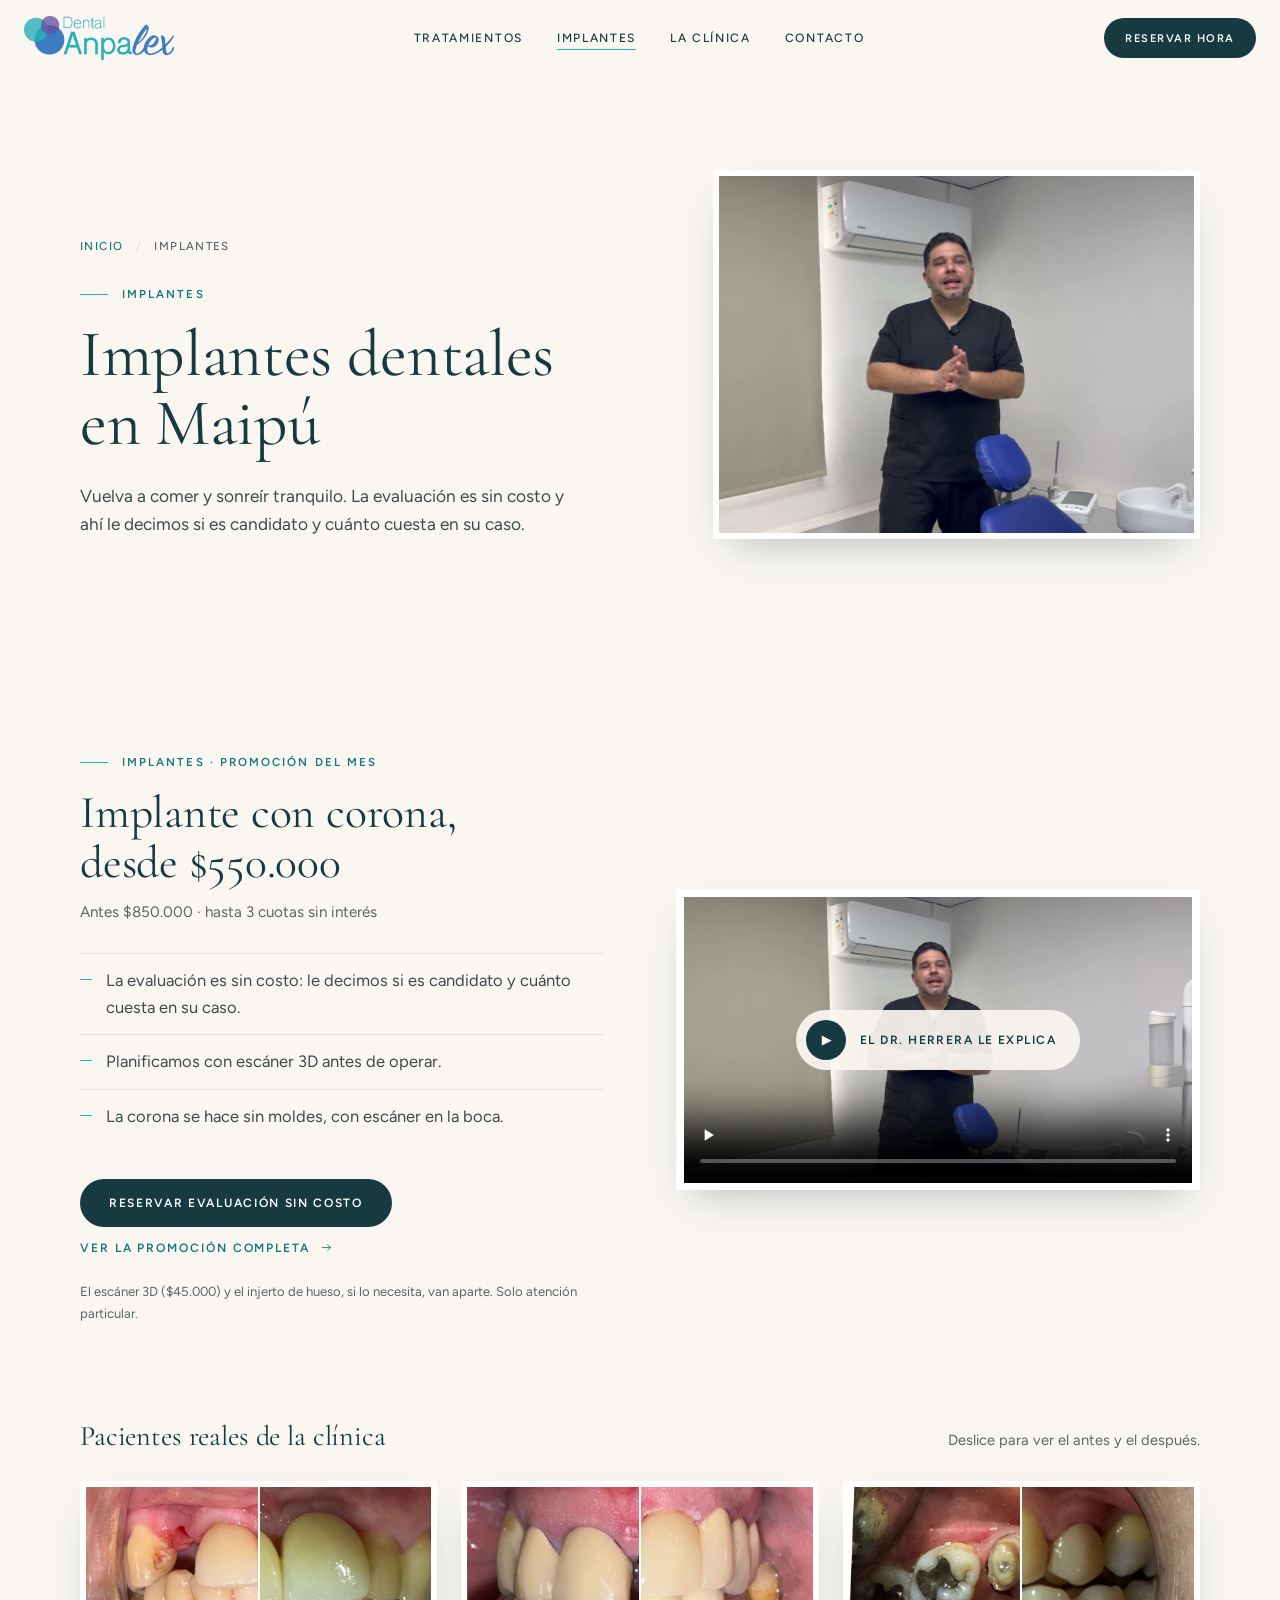
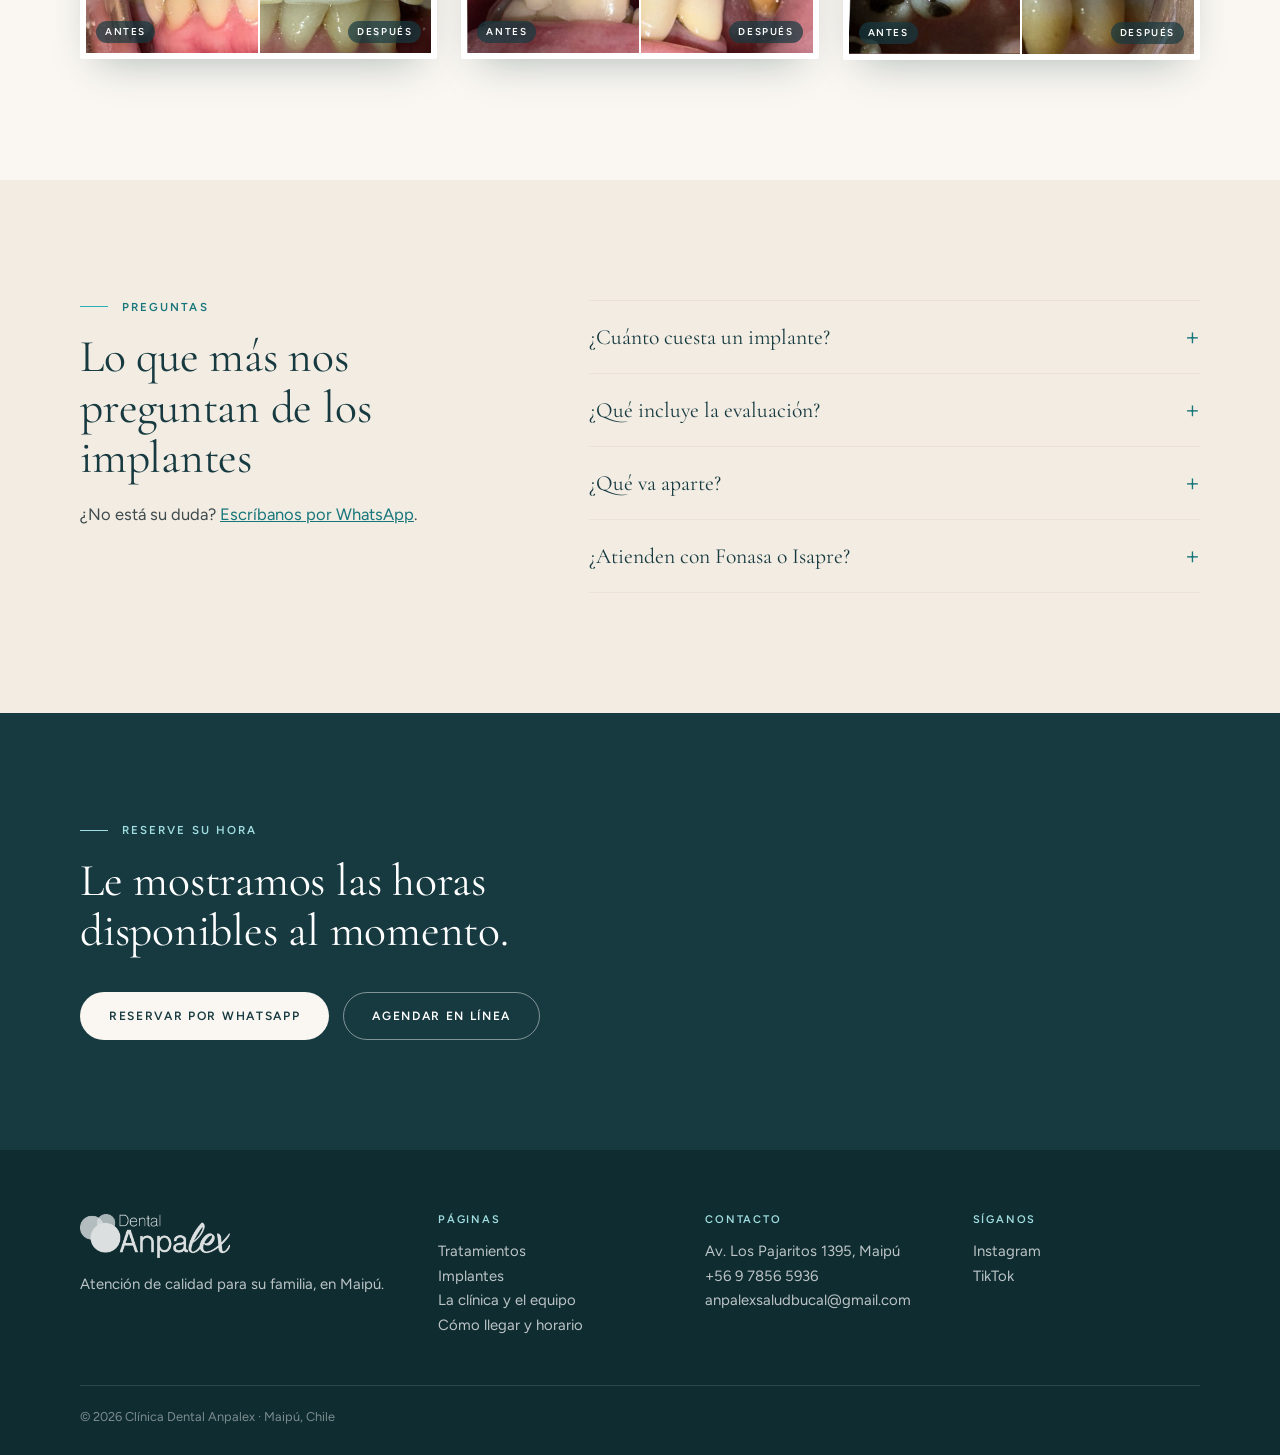
<file: web/version-crema/implantes.html>
<!doctype html>
<html lang="es-CL">
<head>
<meta charset="utf-8">
<meta name="viewport" content="width=device-width, initial-scale=1">
<title>Implantes dentales en Maipú desde $550.000 · Clínica Dental Anpalex</title>
<meta name="description" content="Implante con corona desde $550.000 en Maipú, hasta 3 cuotas sin interés. Evaluación sin costo y planificación con escáner 3D.">
<meta property="og:title" content="Implantes dentales en Maipú desde $550.000 · Clínica Dental Anpalex">
<meta property="og:description" content="Implante con corona desde $550.000 en Maipú, hasta 3 cuotas sin interés. Evaluación sin costo y planificación con escáner 3D.">
<meta property="og:image" content="https://anpalex.cl/web/img/portada-prueba.jpg">
<meta property="og:locale" content="es_CL">
<meta name="robots" content="noindex">
<meta name="theme-color" content="#FAF7F2">
<link rel="icon" href="img/icono-anpalex-64.png">
<link rel="apple-touch-icon" href="img/icono-anpalex-180.png">
<link rel="preconnect" href="https://fonts.googleapis.com">
<link rel="preconnect" href="https://fonts.gstatic.com" crossorigin>
<link href="https://fonts.googleapis.com/css2?family=Cormorant+Garamond:ital,wght@0,400;0,500;1,400&family=Figtree:wght@400;500;600&display=swap" rel="stylesheet">
<link rel="stylesheet" href="estilos.css?v=4">
<script>document.documentElement.classList.add("js")</script>
<script type="application/ld+json">
{
  "@context": "https://schema.org",
  "@type": "Dentist",
  "name": "Clínica Dental Anpalex",
  "image": "https://anpalex.cl/web/img/fachada.jpg",
  "telephone": "+56978565936",
  "email": "anpalexsaludbucal@gmail.com",
  "address": {"@type": "PostalAddress", "streetAddress": "Av. Los Pajaritos 1395", "addressLocality": "Maipú", "addressRegion": "Región Metropolitana", "addressCountry": "CL"},
  "geo": {"@type": "GeoCoordinates", "latitude": -33.5144826, "longitude": -70.7570745},
  "openingHoursSpecification": [
    {"@type": "OpeningHoursSpecification", "dayOfWeek": ["Monday","Tuesday","Wednesday","Thursday","Friday"], "opens": "09:00", "closes": "18:00"},
    {"@type": "OpeningHoursSpecification", "dayOfWeek": "Saturday", "opens": "09:00", "closes": "14:00"}
  ],
  "sameAs": ["https://www.instagram.com/anpalex.cl/", "https://www.tiktok.com/@clinicadental.anpalex"]
}
</script>
</head>
<body>

<svg width="0" height="0" style="position:absolute" aria-hidden="true">
  <symbol id="i-wa" viewBox="0 0 24 24"><path fill="currentColor" d="M12 2a10 10 0 0 0-8.6 15.1L2 22l5-1.3A10 10 0 1 0 12 2Zm0 18.2a8.2 8.2 0 0 1-4.2-1.1l-.3-.2-3 .8.8-2.9-.2-.3A8.2 8.2 0 1 1 12 20.2Zm4.5-6.1c-.2-.1-1.5-.7-1.7-.8-.2-.1-.4-.1-.6.1l-.8 1c-.1.2-.3.2-.5.1a6.7 6.7 0 0 1-3.3-2.9c-.3-.4.3-.4.7-1.3.1-.2 0-.3 0-.4l-.8-1.8c-.2-.5-.4-.4-.6-.4h-.5a1 1 0 0 0-.7.3 3 3 0 0 0-.9 2.2 5.2 5.2 0 0 0 1.1 2.7 11.8 11.8 0 0 0 4.5 4c1.7.7 2.3.8 3.2.6.5-.1 1.5-.6 1.7-1.2.2-.6.2-1.1.2-1.2-.1-.1-.3-.2-.5-.3Z"/></symbol>
  <symbol id="i-tel" viewBox="0 0 24 24"><path fill="none" stroke="currentColor" stroke-width="1.8" stroke-linecap="round" stroke-linejoin="round" d="M22 16.9v3a2 2 0 0 1-2.2 2 19.8 19.8 0 0 1-8.6-3.1 19.5 19.5 0 0 1-6-6A19.8 19.8 0 0 1 2.1 4.2 2 2 0 0 1 4.1 2h3a2 2 0 0 1 2 1.7c.1 1 .4 1.9.7 2.8a2 2 0 0 1-.5 2.1L8 9.9a16 16 0 0 0 6 6l1.3-1.3a2 2 0 0 1 2.1-.4c.9.3 1.8.6 2.8.7a2 2 0 0 1 1.7 2Z"/></symbol>
  <symbol id="i-cal" viewBox="0 0 24 24"><g fill="none" stroke="currentColor" stroke-width="1.8" stroke-linecap="round"><rect x="3" y="4" width="18" height="18" rx="2"/><path d="M16 2v4M8 2v4M3 10h18"/></g></symbol>
  <symbol id="i-flecha" viewBox="0 0 24 24"><path fill="none" stroke="currentColor" stroke-width="1.6" stroke-linecap="round" stroke-linejoin="round" d="M4 12h15M14 7l5 5-5 5"/></symbol>
</svg>

<a class="saltar" href="#contenido">Ir al contenido</a>

<header class="cabecera" id="cabecera">
  <div class="cabecera-in">
    <a href="index.html" class="marca" aria-label="Clínica Dental Anpalex, inicio"><img src="img/logo.png" alt="Dental Anpalex" width="520" height="154"></a>
    <nav class="menu" id="menu" aria-label="Páginas">
      <a href="index.html" class="solo-movil">Inicio</a>
      <a href="tratamientos.html">Tratamientos</a>
      <a href="implantes.html" aria-current="page">Implantes</a>
      <a href="clinica.html">La clínica</a>
      <a href="contacto.html">Contacto</a>
    </nav>
    <div class="cabecera-acciones">
      <a class="pastilla pastilla-tinta pastilla-chica js-wa" href="#">Reservar hora</a>
      <button class="boton-menu" type="button" aria-expanded="false" aria-controls="menu"><span></span><span></span><span class="oculto">Menú</span></button>
    </div>
  </div>
</header>

<main id="contenido">

<section class="cabeza-pagina">
  <div class="envoltura cabeza-grilla">
    <div class="cabeza-texto">
      <p class="miga aparece"><a href="index.html">Inicio</a> <span aria-hidden="true">/</span> Implantes</p>
      <p class="etiqueta aparece">Implantes</p>
      <h1 class="aparece">Implantes dentales en Maipú</h1>
      <p class="bajada aparece">Vuelva a comer y sonreír tranquilo. La evaluación es sin costo y ahí le decimos si es candidato y cuánto cuesta en su caso.</p>
    </div>
    <figure class="foto-marco cabeza-foto aparece"><img src="../../video/dr-herrera-portada.jpg" alt="Dr. Juan Herrera, periodoncista de la clínica" width="1280" height="720" fetchpriority="high"></figure>
  </div>
</section>

<section class="seccion" id="implantes">
  <div class="envoltura implantes">
    <div class="implantes-texto aparece">
      <p class="etiqueta">Implantes · promoción del mes</p>
      <h2>Implante con corona,<br>desde $550.000</h2>
      <p class="antes">Antes $850.000 · hasta 3 cuotas sin interés</p>
      <ul class="puntos">
        <li>La evaluación es sin costo: le decimos si es candidato y cuánto cuesta en su caso.</li>
        <li>Planificamos con escáner 3D antes de operar.</li>
        <li>La corona se hace sin moldes, con escáner en la boca.</li>
      </ul>
      <div class="botones">
        <a class="pastilla pastilla-tinta js-wa" data-tema="la promoción de implantes y reservar mi evaluación sin costo" href="#">Reservar evaluación sin costo</a>
        <a class="enlace js-implantes" href="#">Ver la promoción completa <svg class="ico"><use href="#i-flecha"/></svg></a>
      </div>
      <p class="letra-chica">El escáner 3D ($45.000) y el injerto de hueso, si lo necesita, van aparte. Solo atención particular.</p>
    </div>
    <figure class="video-marco aparece">
      <video id="video-herrera" src="../../video/dr-herrera-implantes.mp4" poster="../../video/dr-herrera-portada.jpg" playsinline preload="none" controls></video>
      <button class="boton-play" type="button" aria-label="Ver el video del Dr. Herrera con sonido"><span class="play-circulo">▶</span>El Dr. Herrera le explica</button>
    </figure>
  </div>

  <div class="envoltura casos aparece">
    <div class="casos-cabeza">
      <h3>Pacientes reales de la clínica</h3>
      <p>Deslice para ver el antes y el después.</p>
    </div>
    <div class="casos-fila">
      <div class="antes-despues"><img src="img/casos/caso-1-despues.jpg" alt="Caso 1 después del tratamiento" loading="lazy"><div class="ad-antes"><img src="img/casos/caso-1-antes.jpg" alt="Caso 1 antes del tratamiento" loading="lazy"></div><input type="range" min="0" max="100" value="50" aria-label="Comparar antes y después, caso 1"><span class="ad-et ad-et-a">Antes</span><span class="ad-et ad-et-d">Después</span></div>
      <div class="antes-despues"><img src="img/casos/caso-2-despues.jpg" alt="Caso 2 después del tratamiento" loading="lazy"><div class="ad-antes"><img src="img/casos/caso-2-antes.jpg" alt="Caso 2 antes del tratamiento" loading="lazy"></div><input type="range" min="0" max="100" value="50" aria-label="Comparar antes y después, caso 2"><span class="ad-et ad-et-a">Antes</span><span class="ad-et ad-et-d">Después</span></div>
      <div class="antes-despues"><img src="img/casos/caso-3-despues.jpg" alt="Caso 3 después del tratamiento" loading="lazy"><div class="ad-antes"><img src="img/casos/caso-3-antes.jpg" alt="Caso 3 antes del tratamiento" loading="lazy"></div><input type="range" min="0" max="100" value="50" aria-label="Comparar antes y después, caso 3"><span class="ad-et ad-et-a">Antes</span><span class="ad-et ad-et-d">Después</span></div>
    </div>
  </div>
</section>

<section class="seccion seccion-arena" id="preguntas">
  <div class="envoltura preguntas-grilla">
    <div class="encabezado aparece">
      <p class="etiqueta">Preguntas</p>
      <h2>Lo que más nos preguntan de los implantes</h2>
      <p>¿No está su duda? <a class="js-wa" data-tema="una duda sobre implantes" href="#">Escríbanos por WhatsApp</a>.</p>
    </div>
    <div class="preguntas aparece">
      <details><summary>¿Cuánto cuesta un implante?</summary><p>Este mes, el implante con corona está desde $550.000, en hasta 3 cuotas sin interés. La evaluación es sin costo y ahí le decimos cuánto cuesta en su caso.</p></details>
      <details><summary>¿Qué incluye la evaluación?</summary><p>Lo revisa el doctor, le dice si es candidato a implante y le entrega el valor exacto de su tratamiento, por escrito. No tiene costo.</p></details>
      <details><summary>¿Qué va aparte?</summary><p>El escáner 3D ($45.000) y el injerto de hueso, si su caso lo necesita. Se lo decimos en la evaluación, antes de empezar.</p></details>
      <details><summary>¿Atienden con Fonasa o Isapre?</summary><p>No. La atención es particular: no trabajamos con Fonasa ni Isapres.</p></details>
    </div>
  </div>
</section>

<section class="cierre">
  <div class="envoltura aparece">
    <p class="etiqueta etiqueta-clara">Reserve su hora</p>
    <h2>Le mostramos las horas disponibles al momento.</h2>
    <div class="botones">
      <a class="pastilla pastilla-crema js-wa" href="#">Reservar por WhatsApp</a>
      <a class="pastilla pastilla-borde-clara js-agenda" href="#" target="_blank" rel="noopener">Agendar en línea</a>
    </div>
  </div>
</section>

</main>

<footer class="pie">
  <div class="envoltura pie-grilla">
    <div><img src="img/logo.png" alt="Dental Anpalex" width="200" height="59" loading="lazy"><p>Atención de calidad para su familia, en Maipú.</p></div>
    <div><p class="pie-tit">Páginas</p><p><a href="tratamientos.html">Tratamientos</a><br><a href="implantes.html">Implantes</a><br><a href="clinica.html">La clínica y el equipo</a><br><a href="contacto.html">Cómo llegar y horario</a></p></div>
    <div><p class="pie-tit">Contacto</p><p>Av. Los Pajaritos 1395, Maipú<br><a href="tel:+56978565936">+56 9 7856 5936</a><br><a href="mailto:anpalexsaludbucal@gmail.com">anpalexsaludbucal@gmail.com</a></p></div>
    <div><p class="pie-tit">Síganos</p><p><a href="https://www.instagram.com/anpalex.cl/" target="_blank" rel="noopener">Instagram</a><br><a href="https://www.tiktok.com/@clinicadental.anpalex" target="_blank" rel="noopener">TikTok</a></p></div>
  </div>
  <p class="pie-final">© 2026 Clínica Dental Anpalex · Maipú, Chile</p>
</footer>

<nav class="barra-movil" aria-label="Contacto rápido">
  <a class="js-wa" href="#"><svg class="ico"><use href="#i-wa"/></svg>WhatsApp</a>
  <a href="tel:+56978565936"><svg class="ico"><use href="#i-tel"/></svg>Llamar</a>
  <a class="js-agenda" href="#" target="_blank" rel="noopener"><svg class="ico"><use href="#i-cal"/></svg>Agendar</a>
</nav>

<script src="config.js"></script>
<script src="app.js?v=4"></script>
</body>
</html>
</file>
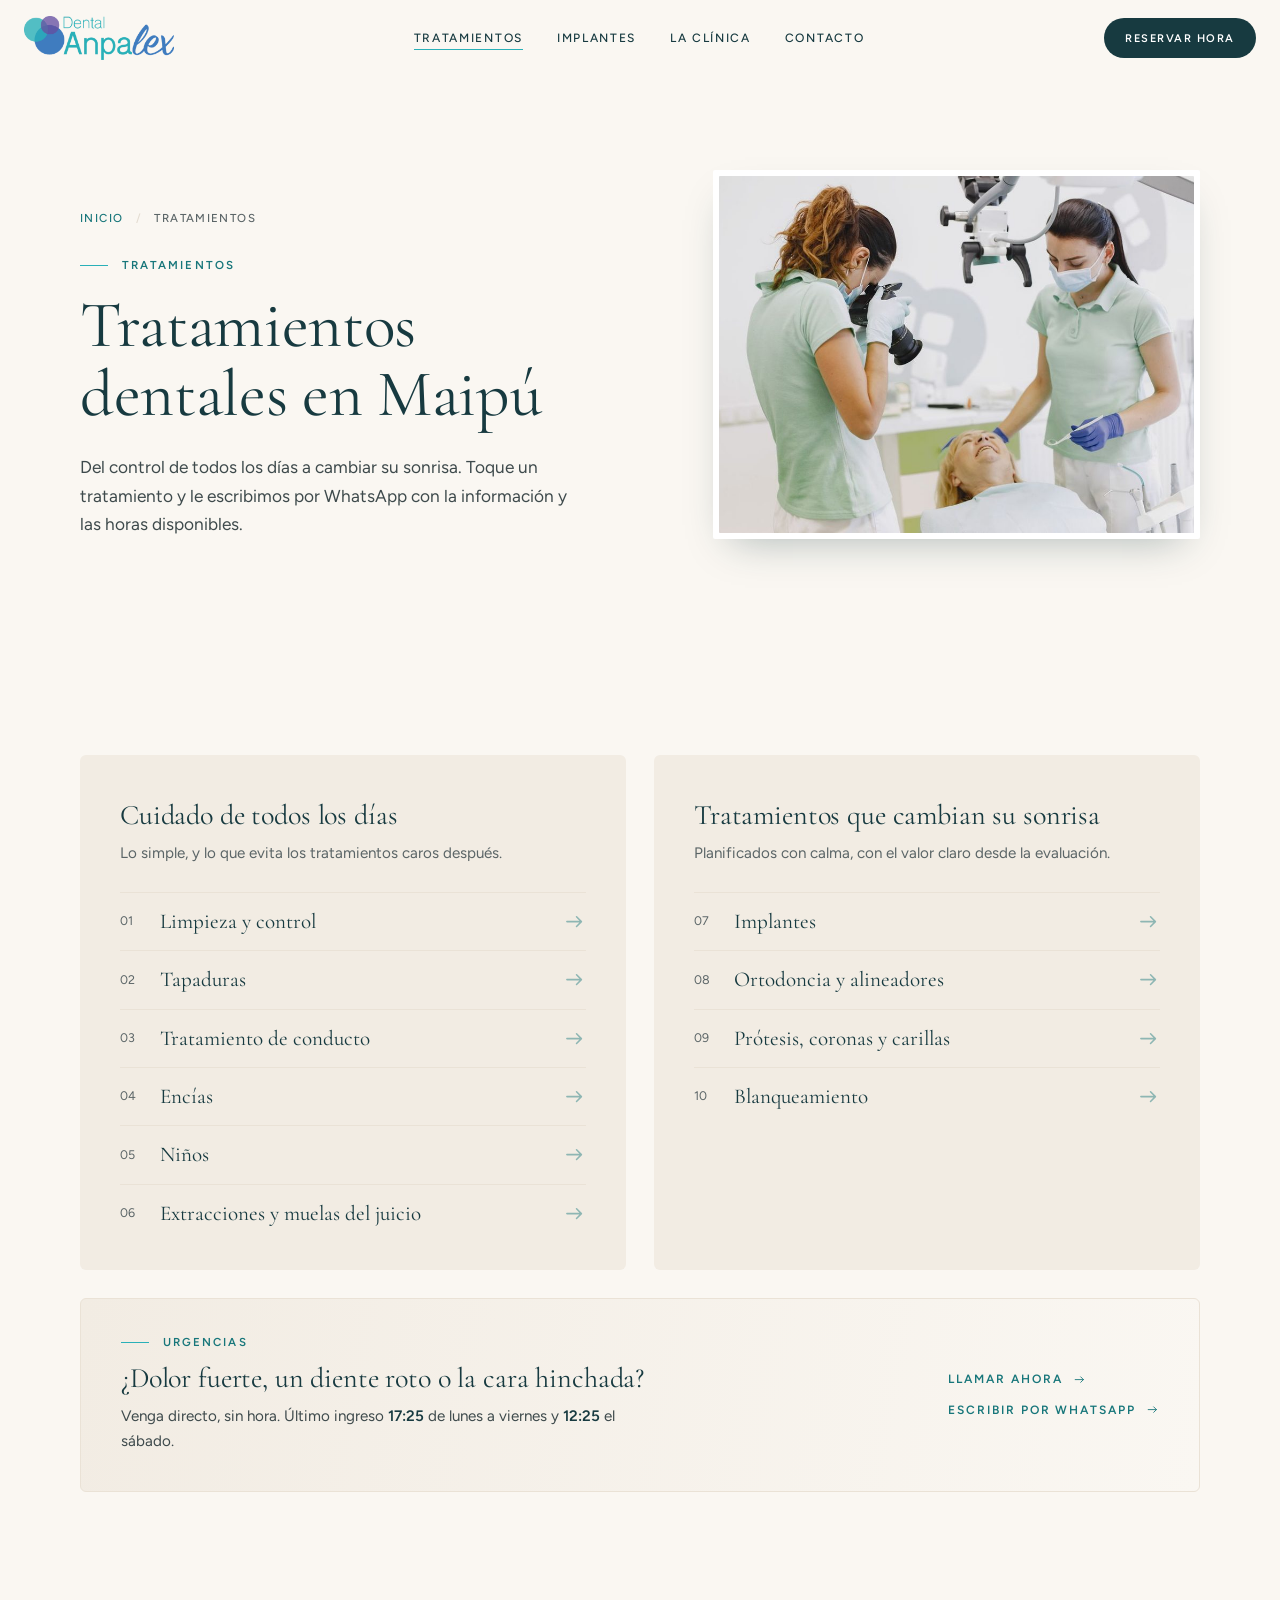
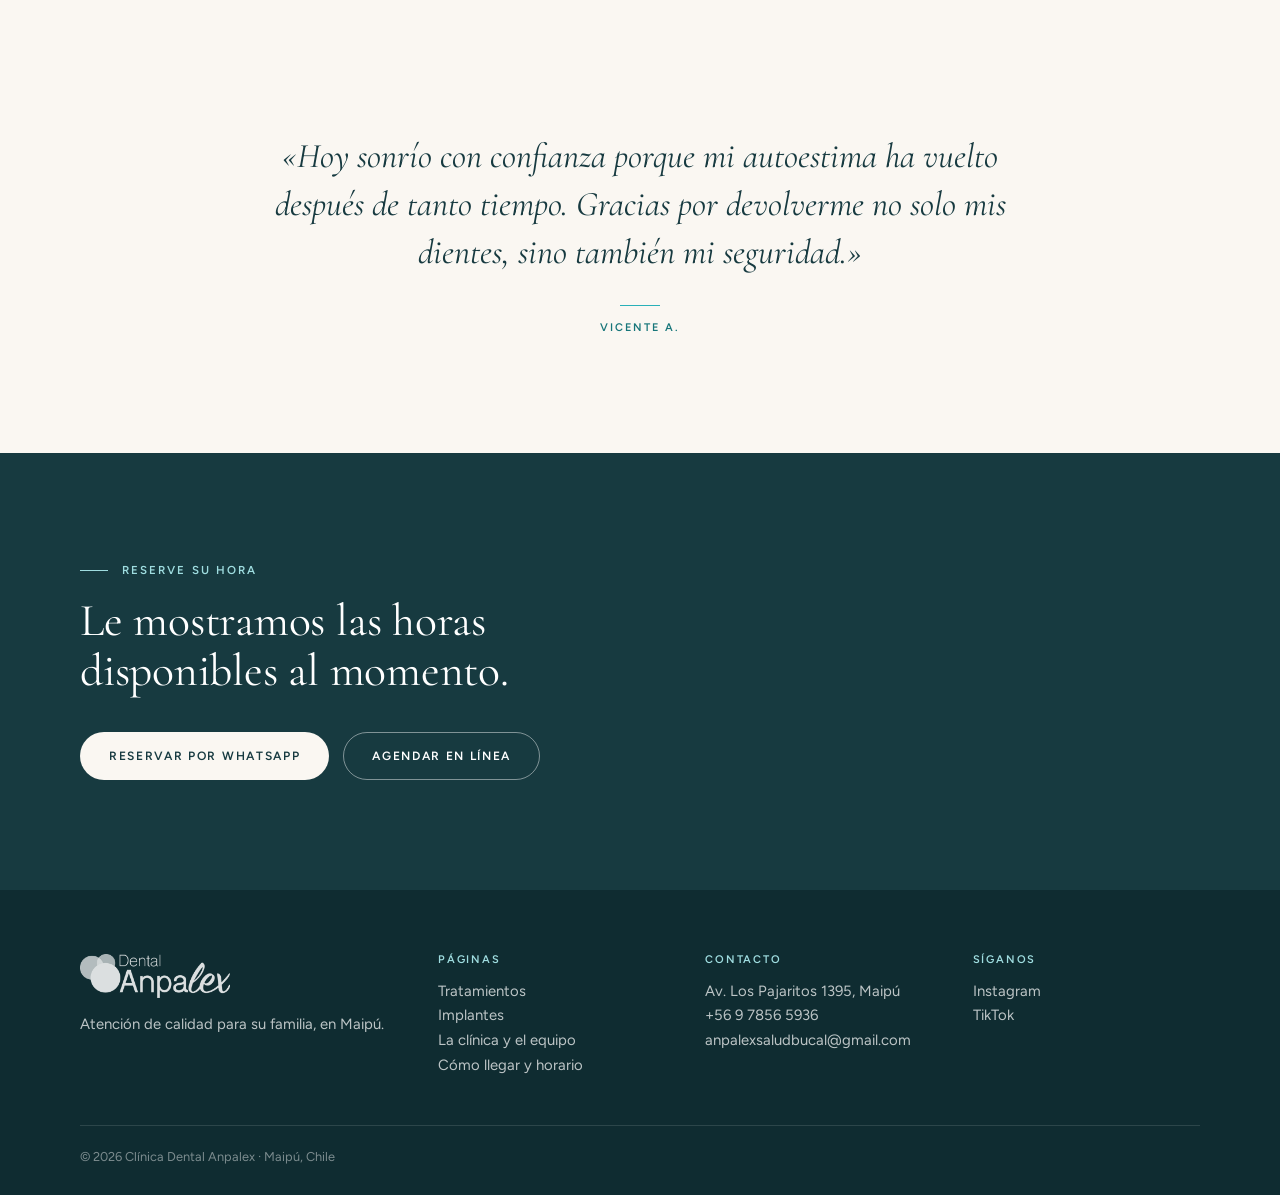
<file: web/version-crema/tratamientos.html>
<!doctype html>
<html lang="es-CL">
<head>
<meta charset="utf-8">
<meta name="viewport" content="width=device-width, initial-scale=1">
<title>Tratamientos dentales en Maipú · Clínica Dental Anpalex</title>
<meta name="description" content="Limpiezas, tapaduras, tratamiento de conducto, niños, ortodoncia, implantes y urgencias sin hora en Maipú. Toque un tratamiento y le respondemos por WhatsApp.">
<meta property="og:title" content="Tratamientos dentales en Maipú · Clínica Dental Anpalex">
<meta property="og:description" content="Limpiezas, tapaduras, tratamiento de conducto, niños, ortodoncia, implantes y urgencias sin hora en Maipú. Toque un tratamiento y le respondemos por WhatsApp.">
<meta property="og:image" content="https://anpalex.cl/web/img/portada-prueba.jpg">
<meta property="og:locale" content="es_CL">
<meta name="robots" content="noindex">
<meta name="theme-color" content="#FAF7F2">
<link rel="icon" href="img/icono-anpalex-64.png">
<link rel="apple-touch-icon" href="img/icono-anpalex-180.png">
<link rel="preconnect" href="https://fonts.googleapis.com">
<link rel="preconnect" href="https://fonts.gstatic.com" crossorigin>
<link href="https://fonts.googleapis.com/css2?family=Cormorant+Garamond:ital,wght@0,400;0,500;1,400&family=Figtree:wght@400;500;600&display=swap" rel="stylesheet">
<link rel="stylesheet" href="estilos.css?v=4">
<script>document.documentElement.classList.add("js")</script>
<script type="application/ld+json">
{
  "@context": "https://schema.org",
  "@type": "Dentist",
  "name": "Clínica Dental Anpalex",
  "image": "https://anpalex.cl/web/img/fachada.jpg",
  "telephone": "+56978565936",
  "email": "anpalexsaludbucal@gmail.com",
  "address": {"@type": "PostalAddress", "streetAddress": "Av. Los Pajaritos 1395", "addressLocality": "Maipú", "addressRegion": "Región Metropolitana", "addressCountry": "CL"},
  "geo": {"@type": "GeoCoordinates", "latitude": -33.5144826, "longitude": -70.7570745},
  "openingHoursSpecification": [
    {"@type": "OpeningHoursSpecification", "dayOfWeek": ["Monday","Tuesday","Wednesday","Thursday","Friday"], "opens": "09:00", "closes": "18:00"},
    {"@type": "OpeningHoursSpecification", "dayOfWeek": "Saturday", "opens": "09:00", "closes": "14:00"}
  ],
  "sameAs": ["https://www.instagram.com/anpalex.cl/", "https://www.tiktok.com/@clinicadental.anpalex"]
}
</script>
</head>
<body>

<svg width="0" height="0" style="position:absolute" aria-hidden="true">
  <symbol id="i-wa" viewBox="0 0 24 24"><path fill="currentColor" d="M12 2a10 10 0 0 0-8.6 15.1L2 22l5-1.3A10 10 0 1 0 12 2Zm0 18.2a8.2 8.2 0 0 1-4.2-1.1l-.3-.2-3 .8.8-2.9-.2-.3A8.2 8.2 0 1 1 12 20.2Zm4.5-6.1c-.2-.1-1.5-.7-1.7-.8-.2-.1-.4-.1-.6.1l-.8 1c-.1.2-.3.2-.5.1a6.7 6.7 0 0 1-3.3-2.9c-.3-.4.3-.4.7-1.3.1-.2 0-.3 0-.4l-.8-1.8c-.2-.5-.4-.4-.6-.4h-.5a1 1 0 0 0-.7.3 3 3 0 0 0-.9 2.2 5.2 5.2 0 0 0 1.1 2.7 11.8 11.8 0 0 0 4.5 4c1.7.7 2.3.8 3.2.6.5-.1 1.5-.6 1.7-1.2.2-.6.2-1.1.2-1.2-.1-.1-.3-.2-.5-.3Z"/></symbol>
  <symbol id="i-tel" viewBox="0 0 24 24"><path fill="none" stroke="currentColor" stroke-width="1.8" stroke-linecap="round" stroke-linejoin="round" d="M22 16.9v3a2 2 0 0 1-2.2 2 19.8 19.8 0 0 1-8.6-3.1 19.5 19.5 0 0 1-6-6A19.8 19.8 0 0 1 2.1 4.2 2 2 0 0 1 4.1 2h3a2 2 0 0 1 2 1.7c.1 1 .4 1.9.7 2.8a2 2 0 0 1-.5 2.1L8 9.9a16 16 0 0 0 6 6l1.3-1.3a2 2 0 0 1 2.1-.4c.9.3 1.8.6 2.8.7a2 2 0 0 1 1.7 2Z"/></symbol>
  <symbol id="i-cal" viewBox="0 0 24 24"><g fill="none" stroke="currentColor" stroke-width="1.8" stroke-linecap="round"><rect x="3" y="4" width="18" height="18" rx="2"/><path d="M16 2v4M8 2v4M3 10h18"/></g></symbol>
  <symbol id="i-flecha" viewBox="0 0 24 24"><path fill="none" stroke="currentColor" stroke-width="1.6" stroke-linecap="round" stroke-linejoin="round" d="M4 12h15M14 7l5 5-5 5"/></symbol>
</svg>

<a class="saltar" href="#contenido">Ir al contenido</a>

<header class="cabecera" id="cabecera">
  <div class="cabecera-in">
    <a href="index.html" class="marca" aria-label="Clínica Dental Anpalex, inicio"><img src="img/logo.png" alt="Dental Anpalex" width="520" height="154"></a>
    <nav class="menu" id="menu" aria-label="Páginas">
      <a href="index.html" class="solo-movil">Inicio</a>
      <a href="tratamientos.html" aria-current="page">Tratamientos</a>
      <a href="implantes.html">Implantes</a>
      <a href="clinica.html">La clínica</a>
      <a href="contacto.html">Contacto</a>
    </nav>
    <div class="cabecera-acciones">
      <a class="pastilla pastilla-tinta pastilla-chica js-wa" href="#">Reservar hora</a>
      <button class="boton-menu" type="button" aria-expanded="false" aria-controls="menu"><span></span><span></span><span class="oculto">Menú</span></button>
    </div>
  </div>
</header>

<main id="contenido">

<section class="cabeza-pagina">
  <div class="envoltura cabeza-grilla">
    <div class="cabeza-texto">
      <p class="miga aparece"><a href="index.html">Inicio</a> <span aria-hidden="true">/</span> Tratamientos</p>
      <p class="etiqueta aparece">Tratamientos</p>
      <h1 class="aparece">Tratamientos dentales en Maipú</h1>
      <p class="bajada aparece">Del control de todos los días a cambiar su sonrisa. Toque un tratamiento y le escribimos por WhatsApp con la información y las horas disponibles.</p>
    </div>
    <figure class="foto-marco cabeza-foto aparece"><img src="img/fila1-prueba.jpg" alt="Foto de prueba: dos dentistas atendiendo" width="1000" height="667" fetchpriority="high"></figure>
  </div>
</section>

<section class="seccion" id="tratamientos">
  <div class="envoltura">

    <div class="familias">
      <div class="familia aparece">
        <h3>Cuidado de todos los días</h3>
        <p>Lo simple, y lo que evita los tratamientos caros después.</p>
        <ul class="lista-trat">
          <li><a class="js-wa" data-tema="limpieza y control" href="#"><span class="n">01</span>Limpieza y control<svg class="ico"><use href="#i-flecha"/></svg></a></li>
          <li><a class="js-wa" data-tema="tapaduras" href="#"><span class="n">02</span>Tapaduras<svg class="ico"><use href="#i-flecha"/></svg></a></li>
          <li><a class="js-wa" data-tema="endodoncia (tratamiento de conducto)" href="#"><span class="n">03</span>Tratamiento de conducto<svg class="ico"><use href="#i-flecha"/></svg></a></li>
          <li><a class="js-wa" data-tema="periodoncia (encías)" href="#"><span class="n">04</span>Encías<svg class="ico"><use href="#i-flecha"/></svg></a></li>
          <li><a class="js-wa" data-tema="odontopediatría (atención de niños)" href="#"><span class="n">05</span>Niños<svg class="ico"><use href="#i-flecha"/></svg></a></li>
          <li><a class="js-wa" data-tema="cirugía o extracción de muelas del juicio" href="#"><span class="n">06</span>Extracciones y muelas del juicio<svg class="ico"><use href="#i-flecha"/></svg></a></li>
        </ul>
      </div>
      <div class="familia aparece">
        <h3>Tratamientos que cambian su sonrisa</h3>
        <p>Planificados con calma, con el valor claro desde la evaluación.</p>
        <ul class="lista-trat">
          <li><a class="js-wa" data-tema="implantes" href="#"><span class="n">07</span>Implantes<svg class="ico"><use href="#i-flecha"/></svg></a></li>
          <li><a class="js-wa" data-tema="ortodoncia o alineadores invisibles" href="#"><span class="n">08</span>Ortodoncia y alineadores<svg class="ico"><use href="#i-flecha"/></svg></a></li>
          <li><a class="js-wa" data-tema="prótesis, coronas o carillas" href="#"><span class="n">09</span>Prótesis, coronas y carillas<svg class="ico"><use href="#i-flecha"/></svg></a></li>
          <li><a class="js-wa" data-tema="blanqueamiento" href="#"><span class="n">10</span>Blanqueamiento<svg class="ico"><use href="#i-flecha"/></svg></a></li>
        </ul>
      </div>
    </div>

    <div class="urgencia aparece" id="urgencias">
      <div>
        <p class="etiqueta">Urgencias</p>
        <h3>¿Dolor fuerte, un diente roto o la cara hinchada?</h3>
        <p>Venga directo, sin hora. Último ingreso <strong>17:25</strong> de lunes a viernes y <strong>12:25</strong> el sábado.</p>
      </div>
      <div class="urgencia-acciones">
        <a class="enlace" href="tel:+56978565936">Llamar ahora <svg class="ico"><use href="#i-flecha"/></svg></a>
        <a class="enlace js-wa" data-tema="una urgencia dental" href="#">Escribir por WhatsApp <svg class="ico"><use href="#i-flecha"/></svg></a>
      </div>
    </div>
  </div>
</section>

<section class="cita-grande aparece">
  <blockquote>
    <p>«Hoy sonrío con confianza porque mi autoestima ha vuelto después de tanto tiempo. Gracias por devolverme no solo mis dientes, sino también mi seguridad.»</p>
    <footer>Vicente A.</footer>
  </blockquote>
</section>

<section class="cierre">
  <div class="envoltura aparece">
    <p class="etiqueta etiqueta-clara">Reserve su hora</p>
    <h2>Le mostramos las horas disponibles al momento.</h2>
    <div class="botones">
      <a class="pastilla pastilla-crema js-wa" href="#">Reservar por WhatsApp</a>
      <a class="pastilla pastilla-borde-clara js-agenda" href="#" target="_blank" rel="noopener">Agendar en línea</a>
    </div>
  </div>
</section>

</main>

<footer class="pie">
  <div class="envoltura pie-grilla">
    <div><img src="img/logo.png" alt="Dental Anpalex" width="200" height="59" loading="lazy"><p>Atención de calidad para su familia, en Maipú.</p></div>
    <div><p class="pie-tit">Páginas</p><p><a href="tratamientos.html">Tratamientos</a><br><a href="implantes.html">Implantes</a><br><a href="clinica.html">La clínica y el equipo</a><br><a href="contacto.html">Cómo llegar y horario</a></p></div>
    <div><p class="pie-tit">Contacto</p><p>Av. Los Pajaritos 1395, Maipú<br><a href="tel:+56978565936">+56 9 7856 5936</a><br><a href="mailto:anpalexsaludbucal@gmail.com">anpalexsaludbucal@gmail.com</a></p></div>
    <div><p class="pie-tit">Síganos</p><p><a href="https://www.instagram.com/anpalex.cl/" target="_blank" rel="noopener">Instagram</a><br><a href="https://www.tiktok.com/@clinicadental.anpalex" target="_blank" rel="noopener">TikTok</a></p></div>
  </div>
  <p class="pie-final">© 2026 Clínica Dental Anpalex · Maipú, Chile</p>
</footer>

<nav class="barra-movil" aria-label="Contacto rápido">
  <a class="js-wa" href="#"><svg class="ico"><use href="#i-wa"/></svg>WhatsApp</a>
  <a href="tel:+56978565936"><svg class="ico"><use href="#i-tel"/></svg>Llamar</a>
  <a class="js-agenda" href="#" target="_blank" rel="noopener"><svg class="ico"><use href="#i-cal"/></svg>Agendar</a>
</nav>

<script src="config.js"></script>
<script src="app.js?v=4"></script>
</body>
</html>
</file>
<file: estilos.css>
:root {
  --azul: #22336b;
  --boton: #0e6b74;
  --boton-osc: #0a545b;
  --texto: #1c2430;
  --suave: #3d4757;
  --fondo: #ffffff;
  --fondo-2: #f1f5f7;
  --borde: #cfd9de;
  --borde-campo: #7c8a96;
  --rojo: #a61b12;
  --verde-wa: #0f7a3d;
  --radio: 8px;
}

* { box-sizing: border-box; }
html { scroll-behavior: smooth; }
@media (prefers-reduced-motion: reduce) { html { scroll-behavior: auto; } }
body {
  margin: 0;
  font-family: "Source Sans 3", system-ui, -apple-system, "Segoe UI", Roboto, sans-serif;
  color: var(--texto);
  background: var(--fondo);
  font-size: 20px;
  line-height: 1.55;
}
img { max-width: 100%; height: auto; display: block; }
a { color: inherit; }
:focus-visible { outline: 3px solid var(--azul); outline-offset: 2px; }

.envoltura { max-width: 1040px; margin: 0 auto; padding: 0 16px; }
.angosto { max-width: 720px; }
.foto { width: 100%; border-radius: var(--radio); }

/* Encabezado */
.cabecera { border-bottom: 1px solid var(--borde); background: #fff; }
.cabecera .envoltura { display: flex; align-items: center; justify-content: space-between; min-height: 76px; padding-top: 8px; padding-bottom: 8px; gap: 12px; }
.cabecera img { height: 56px; width: auto; flex: none; }
.cabecera .lugar { font-size: 18px; line-height: 1.3; color: var(--suave); text-align: right; }

/* Títulos */
h1 { font-size: clamp(32px, 8.4vw, 46px); line-height: 1.15; font-weight: 800; color: var(--azul); margin: 8px 0 12px; }
h2 { font-size: clamp(29px, 7vw, 36px); line-height: 1.2; font-weight: 800; color: var(--azul); margin: 0 0 8px; }
h3 { font-size: 23px; line-height: 1.25; font-weight: 700; color: var(--azul); margin: 0 0 4px; }

/* Portada */
.portada { padding: 24px 0 40px; }
.portada .envoltura { display: grid; gap: 24px; }
@media (min-width: 900px) { .portada .envoltura { grid-template-columns: 1fr 1fr; gap: 40px; align-items: center; } }
.etiqueta { display: block; color: var(--boton); font-weight: 700; font-size: 20px; }
.bajada { color: var(--suave); margin: 0 0 20px; }

/* Botones */
.boton {
  display: flex; align-items: center; justify-content: center; gap: 10px;
  width: 100%; min-height: 62px; padding: 12px 20px;
  background: var(--boton); color: #fff; text-decoration: none; text-align: center;
  border: 0; border-radius: var(--radio); cursor: pointer;
  font: inherit; font-size: 22px; font-weight: 700; line-height: 1.25;
}
.boton:hover { background: var(--boton-osc); }
.boton.wa { background: var(--verde-wa); }
.boton.wa:hover { background: #0b5f2f; }
.boton:disabled { opacity: .7; cursor: default; }
.secundario { display: flex; align-items: center; justify-content: center; min-height: 52px; color: var(--azul); font-weight: 600; }

/* Secciones */
section { padding: 40px 0; }
section.gris { background: var(--fondo-2); }
.sub { color: var(--suave); margin: 0 0 20px; }

/* Video */
.video { position: relative; aspect-ratio: 16 / 9; border-radius: var(--radio); overflow: hidden; background: #0f1b33; }
.video iframe, .video video { position: absolute; inset: 0; width: 100%; height: 100%; border: 0; }

/* Huecos del borrador (lo que falta que mande la clínica) */
.hueco { border: 2px dashed #e0a100; background: #fff8e6; color: #7a5a00; border-radius: var(--radio); display: flex; align-items: center; justify-content: center; text-align: center; padding: 20px; font-weight: 700; font-size: 18px; }
.video .hueco { position: absolute; inset: 0; }
.aviso-borrador { background: #fff3cd; color: #6b5200; text-align: center; font-size: 18px; font-weight: 700; padding: 8px 16px; }

/* Lista de «Cómo lo hacemos» */
.grilla { display: grid; grid-template-columns: 1fr; column-gap: 40px; }
@media (min-width: 720px) { .grilla { grid-template-columns: 1fr 1fr; } }
.tarjeta { border-top: 1px solid var(--borde); padding: 16px 0; }
.tarjeta p { margin: 0; color: var(--suave); }

/* Pasos */
.pasos { list-style: none; padding: 0; margin: 0; }
.pasos li { display: grid; grid-template-columns: 44px 1fr; border-top: 1px solid var(--borde); padding: 16px 0; }
.pasos .num { grid-row: 1 / span 2; font-size: 30px; line-height: 1.1; font-weight: 800; color: var(--boton); }
.pasos p { margin: 0; color: var(--suave); }

/* Casos */
.casos { display: grid; grid-template-columns: 1fr; gap: 24px; }
.casos .hueco { aspect-ratio: 1 / 1; }
.caso { margin: 0; display: grid; gap: 6px; }
.caso div { position: relative; }
.caso img { width: 100%; height: auto; aspect-ratio: 2 / 1; object-fit: cover; border-radius: var(--radio); }
.caso span { position: absolute; top: 8px; left: 8px; padding: 2px 12px; border-radius: 4px; background: var(--azul); color: #fff; font-size: 19px; font-weight: 700; }
.caso span.despues { background: var(--boton); }
@media (min-width: 720px) { .casos { grid-template-columns: 1fr 1fr; } }
@media (min-width: 1000px) { .casos { grid-template-columns: 1fr 1fr 1fr; } }

/* Precio */
.precio { border: 1px solid var(--borde); border-radius: var(--radio); overflow: hidden; max-width: 560px; }
.precio img { width: 100%; height: auto; aspect-ratio: 16 / 7; object-fit: cover; }
.precio .cuerpo { padding: 20px 16px; }
.precio .nombre { font-weight: 700; color: var(--azul); font-size: 23px; margin: 0; }
.precio .desde { color: var(--suave); margin: 8px 0 0; }
.precio .promo { display: inline-block; background: var(--boton); color: #fff; font-weight: 700; font-size: 18px; padding: 4px 12px; border-radius: 999px; margin-bottom: 10px; }
.precio .antes { color: var(--suave); font-size: 22px; margin: 10px 0 0; }
.precio .antes s { text-decoration-line: line-through; text-decoration-thickness: 2px; }
.precio .ahora { color: var(--azul); font-weight: 700; }
.precio .valor { font-size: clamp(46px, 12vw, 56px); font-weight: 800; color: var(--azul); line-height: 1; margin: 0 0 8px; }
.precio .cuotas { display: block; color: var(--boton); font-weight: 700; }
.incluye { list-style: none; padding: 0; margin: 16px 0 0; display: grid; gap: 6px; }
.incluye li { display: flex; gap: 10px; align-items: flex-start; }
.incluye li::before { content: ""; flex: 0 0 22px; height: 22px; margin-top: 6px; background: url("data:image/svg+xml,%3Csvg xmlns='http://www.w3.org/2000/svg' viewBox='0 0 24 24' fill='none' stroke='%230e6b74' stroke-width='3.2' stroke-linecap='round' stroke-linejoin='round'%3E%3Cpath d='M5 12.5l4.2 4.2L19 7'/%3E%3C/svg%3E") center / 22px no-repeat; }
.letra-chica { font-size: 18px; color: var(--suave); margin: 16px 0 0; }

/* Cupos + formulario */
.cupos { display: block; font-weight: 700; color: var(--azul); margin: 0 0 8px; }
.formulario { background: #fff; border: 1px solid var(--borde); border-radius: var(--radio); padding: 20px 16px; max-width: 560px; }
.campo { margin-bottom: 16px; }
.campo label { display: block; font-weight: 700; margin-bottom: 6px; color: var(--azul); }
.campo label span { font-weight: 400; color: var(--suave); }
.campo input { width: 100%; min-height: 58px; font: inherit; padding: 12px 14px; border: 2px solid var(--borde-campo); border-radius: var(--radio); background: #fff; color: var(--texto); }
.campo input:focus { outline: 3px solid var(--azul); outline-offset: 0; border-color: var(--azul); }
.campo .error { display: none; color: var(--rojo); font-size: 18px; margin-top: 6px; }
.campo.mal input { border-color: var(--rojo); }
.campo.mal .error { display: block; }
.prefijo { display: flex; }
.prefijo b { display: flex; align-items: center; padding: 0 12px; border: 2px solid var(--borde-campo); border-right: 0; border-radius: var(--radio) 0 0 var(--radio); background: var(--fondo-2); font-weight: 700; color: var(--suave); }
.prefijo input { border-radius: 0 var(--radio) var(--radio) 0; }
.privacidad { font-size: 18px; color: var(--suave); margin: 12px 0 0; }

/* Clínica */
section .envoltura > .foto { margin: 12px 0 8px; max-width: 560px; }
.clinica { display: grid; column-gap: 40px; }
@media (min-width: 720px) { .clinica { grid-template-columns: 1fr 1fr; } }
.clinica p { color: var(--texto); }
.clinica a { display: inline-flex; align-items: center; min-height: 48px; color: var(--azul); font-weight: 600; }

/* Pie */
footer { background: var(--azul); color: #fff; padding: 24px 0 110px; font-size: 18px; }
footer p { margin: 4px 0; }

/* Botón fijo en el teléfono */
.fijo { position: fixed; left: 0; right: 0; bottom: 0; padding: 10px 16px calc(10px + env(safe-area-inset-bottom)); background: #fff; border-top: 1px solid var(--borde); z-index: 10; transition: transform .2s; }
.fijo.oculto { transform: translateY(110%); }
@media (min-width: 900px) { .fijo { display: none; } footer { padding-bottom: 24px; } .boton { max-width: 480px; } .secundario { justify-content: flex-start; } }

/* Página de gracias */
.gracias { padding: 32px 0 48px; }
.gracias .listo { width: 56px; height: 56px; color: var(--verde-wa); margin: 0 0 8px; }
.gracias .listo svg { width: 56px; height: 56px; }
.gracias .pasos { margin-top: 28px; }

/* Formulario en ventana (14-11-2026) */
.ventana { border: 0; border-radius: 12px; padding: 28px 22px 22px; width: min(460px, calc(100vw - 24px)); max-height: calc(100vh - 24px); color: var(--texto); }
.ventana::backdrop { background: rgba(15, 23, 32, .6); }
.ventana h2 { margin-right: 36px; }
.ventana .formulario { margin-top: 12px; }
.ventana .cerrar { position: absolute; top: 10px; right: 10px; width: 44px; height: 44px; border: 0; background: transparent; font-size: 34px; line-height: 1; color: var(--suave); cursor: pointer; }
.bajo-video { margin-top: 18px; }

/* Landing 14-11-2026 (v2): franja de cupos, Paso 1 a 4 como la competencia, promoción grande */
:root { --amarillo: #ffc93c; }
.franja { position: sticky; top: 0; z-index: 20; background: var(--amarillo); color: #1a2440; text-align: center; font-size: 19px; line-height: 1.3; padding: 9px 12px; }
.franja b { font-weight: 800; }
.cabecera .envoltura { justify-content: center; min-height: 0; padding-top: 10px; padding-bottom: 10px; }
.cabecera img { height: 58px; width: auto; }
.paso { margin: 0 0 10px; font-size: 22px; font-weight: 800; color: var(--azul); line-height: 1.25; display: flex; align-items: center; gap: 10px; }
.paso span { background: var(--azul); color: #fff; font-size: 18px; font-weight: 800; letter-spacing: .04em; text-transform: uppercase; padding: 3px 10px; border-radius: 6px; }
section.arriba { padding: 16px 0 28px; }
section.arriba .video { border-bottom-left-radius: 0; border-bottom-right-radius: 0; }
@media (max-width: 719px) {
  section.arriba .envoltura { padding: 0; }
  section.arriba .paso { padding: 0 16px; }
  section.arriba .video, section.arriba .promo-caja { border-radius: 0; }
  section.arriba .boton { width: calc(100% - 32px); margin: 14px 16px 0; }
}
/* Botón de sonido encima del video (ningún navegador deja partir con sonido sin un toque) */
.sonido { position: absolute; inset: 0; width: 100%; height: 100%; border: 0; padding: 0; font: inherit; background: rgba(10, 20, 40, .25); cursor: pointer; display: flex; align-items: center; justify-content: center; }
.sonido[hidden] { display: none; }
.sonido span { display: inline-flex; align-items: center; gap: 10px; white-space: nowrap; background: var(--amarillo); color: #1a2440; font-size: 21px; font-weight: 800; padding: 12px 22px; border-radius: 999px; animation: latido 1.4s ease-in-out infinite; }
.sonido span::before { content: ""; width: 28px; height: 28px; background: url("data:image/svg+xml,%3Csvg xmlns='http://www.w3.org/2000/svg' viewBox='0 0 24 24' fill='%231a2440'%3E%3Cpath d='M3 9v6h4l5 5V4L7 9H3zm13.5 3A4.5 4.5 0 0 0 14 8v8a4.5 4.5 0 0 0 2.5-4zM14 3.2v2.1a7 7 0 0 1 0 13.4v2.1a9 9 0 0 0 0-17.6z'/%3E%3C/svg%3E") center / 28px no-repeat; }
@keyframes latido { 50% { transform: scale(1.07); } }
@media (prefers-reduced-motion: reduce) { .sonido span { animation: none; } }
/* Promoción, pegada bajo el video */
.promo-caja { background: var(--azul); color: #fff; border-radius: 0 0 var(--radio) var(--radio); padding: 14px 18px 16px; text-align: center; }
.promo-titulo { margin: 0; font-size: 19px; font-weight: 800; text-transform: uppercase; letter-spacing: .04em; color: var(--amarillo); }
.promo-antes { margin: 2px 0 0; font-size: 21px; color: #fff; }
.promo-antes s { text-decoration-thickness: 2px; }
.promo-ahora { margin: 0; display: flex; align-items: baseline; justify-content: center; gap: 10px; flex-wrap: wrap; }
.promo-ahora span { font-size: 22px; font-weight: 700; }
.promo-ahora .valor { font-size: clamp(46px, 13vw, 60px); font-weight: 800; line-height: 1.05; color: var(--amarillo); }
.promo-cuotas { margin: 2px 0 0; font-size: 21px; font-weight: 700; }
.boton.grande { min-height: 66px; font-size: 22px; padding-left: 12px; padding-right: 12px; }
section.arriba .boton { margin-top: 14px; }
@media (min-width: 900px) { .boton.grande { max-width: none; } }
/* Paso 3 */
.razones { list-style: none; padding: 0; margin: 4px 0 0; display: grid; gap: 10px; }
.razones li { display: flex; gap: 12px; align-items: flex-start; background: var(--fondo-2); border-radius: var(--radio); padding: 12px 14px; line-height: 1.35; }
.razones li::before { content: ""; flex: 0 0 26px; height: 26px; margin-top: 1px; border-radius: 50%; background: var(--boton) url("data:image/svg+xml,%3Csvg xmlns='http://www.w3.org/2000/svg' viewBox='0 0 24 24' fill='none' stroke='%23fff' stroke-width='3.4' stroke-linecap='round' stroke-linejoin='round'%3E%3Cpath d='M6 12.5l4 4L18 8'/%3E%3C/svg%3E") center / 18px no-repeat; }
.razones b { color: var(--azul); }
/* Paso 2 */
.deslice { margin-bottom: 12px; }
@media (max-width: 719px) {
  .casos { display: flex; overflow-x: auto; scroll-snap-type: x mandatory; gap: 14px; padding-bottom: 8px; margin: 0 -16px; padding-left: 16px; padding-right: 16px; scroll-padding-left: 16px; }
  .caso { flex: 0 0 86%; scroll-snap-align: start; }
}
@media (min-width: 720px) { .deslice { display: none; } }
/* Paso 4 */
.cupos-grande { margin: 4px 0 12px; display: inline-block; background: var(--amarillo); color: #1a2440; font-size: 26px; font-weight: 800; padding: 6px 14px; border-radius: var(--radio); }
.cierre .incluye { margin: 0 0 18px; }
.cierre .letra-chica { margin-top: 14px; }
footer { padding-top: 18px; }
.fijo { z-index: 15; }
</file>
<file: web/estilos.css>
/* Clínica Dental Anpalex — web v5 con el diseño de la web de Clínica Yaber (Montserrat, foto grande redondeada,
   tarjetas grises, títulos centrados con el isotipo arriba) y los colores de Anpalex (azul + turquesa del logo). */
:root {
  --primario: #3474b9;       /* azul Anpalex un poco más oscuro para que el texto blanco se lea */
  --primario-osc: #285d97;
  --acento: #26a9ae;         /* turquesa del logo y de la recepción */
  --morado: #8878b6;
  --texto: #333;
  --suave: #5f6670;
  --gris: #eceff2;
  --gris-claro: #f5f7f9;
  --pie: #23272b;
  --radio: 10px;
  --sombra: 0 6px 24px rgba(20, 40, 70, .08);
  --ancho: 1200px;
}
* { box-sizing: border-box; }
html { scroll-behavior: smooth; }
body { margin: 0; font-family: "Montserrat", system-ui, sans-serif; color: var(--texto); font-size: 16px; line-height: 1.6; background: #fff; -webkit-font-smoothing: antialiased; }
img, video { max-width: 100%; height: auto; display: block; }
a { color: var(--primario); }
h1, h2, h3, h4 { font-weight: 600; line-height: 1.2; margin: 0; color: #222; }
p { margin: 0; }
.contenedor { width: min(var(--ancho), 100% - 40px); margin-inline: auto; }
.saltar { position: absolute; left: -999px; }
.saltar:focus { left: 10px; top: 10px; z-index: 99; background: #fff; padding: 8px 12px; }

/* Barra de arriba */
.barra-sup { background: #fff; border-bottom: 1px solid #eef0f2; font-size: 13px; }
.barra-sup .contenedor { display: flex; justify-content: flex-end; gap: 18px; padding: 6px 0; }
.barra-sup a { color: var(--suave); text-decoration: none; display: inline-flex; align-items: center; gap: 6px; }
.barra-sup a + a { border-left: 1px solid #cfd4da; padding-left: 18px; }
.barra-sup svg { width: 15px; height: 15px; }

/* Cabecera */
.cabecera { position: sticky; top: 0; z-index: 50; background: rgba(255, 255, 255, .97); backdrop-filter: blur(6px); transition: box-shadow .2s; }
.cabecera.con-sombra { box-shadow: 0 2px 14px rgba(0, 0, 0, .07); }
.cabecera .contenedor { display: flex; align-items: center; gap: 28px; padding: 14px 0; }
.logo img { height: 52px; width: auto; }
.menu { display: flex; gap: 26px; margin: 0 auto 0 8px; padding: 0; list-style: none; }
.menu > li { position: relative; }
.menu .solo-movil { display: none; }
.menu a { color: #222; text-decoration: none; font-weight: 600; font-size: 15px; padding: 6px 0; display: inline-flex; align-items: center; gap: 5px; }
.menu a:hover, .menu a[aria-current="page"] { color: var(--primario); }
.menu .flecha { width: 10px; height: 10px; }
.submenu { position: absolute; top: 100%; left: -16px; min-width: 260px; background: #fff; border-radius: var(--radio); box-shadow: 0 12px 34px rgba(0, 0, 0, .12); padding: 10px 0; list-style: none; margin: 0; opacity: 0; visibility: hidden; transform: translateY(6px); transition: .18s; }
.menu li:hover > .submenu, .menu li:focus-within > .submenu { opacity: 1; visibility: visible; transform: none; }
.submenu a { display: block; padding: 8px 18px; font-weight: 500; font-size: 14px; }
.submenu a:hover { background: var(--gris-claro); }
.acciones-cab { display: flex; gap: 12px; }
.boton { display: inline-flex; align-items: center; justify-content: center; gap: 8px; font: 600 15px/1 "Montserrat", sans-serif; text-decoration: none; border-radius: 8px; padding: 13px 22px; border: 2px solid var(--primario); background: var(--primario); color: #fff; cursor: pointer; transition: background .2s, transform .2s, box-shadow .2s; }
.boton:hover { background: var(--primario-osc); border-color: var(--primario-osc); transform: translateY(-1px); box-shadow: 0 6px 16px rgba(52, 116, 185, .25); }
.boton svg { width: 18px; height: 18px; flex: none; }
.boton.borde { background: transparent; color: #222; border-color: #222; }
.boton.borde:hover { background: #222; color: #fff; box-shadow: none; }
.boton.blanco { background: #fff; color: var(--primario); border-color: #fff; }
.boton.wsp { background: #1fa855; border-color: #1fa855; }
.boton.wsp:hover { background: #178a45; border-color: #178a45; box-shadow: 0 6px 16px rgba(31, 168, 85, .25); }
.boton.chico { padding: 10px 16px; font-size: 14px; }
.abrir-menu { display: none; margin-left: auto; background: none; border: 0; padding: 8px; cursor: pointer; }
.abrir-menu svg { width: 28px; height: 28px; }

/* Portada */
.portada { padding: 6px 0 0; }
.portada-foto { position: relative; border-radius: 14px; overflow: hidden; min-height: 470px; display: flex; align-items: center; background: #dfe6ec; }
.portada-foto > img { position: absolute; inset: 0; width: 100%; height: 100%; object-fit: cover; object-position: 30% 35%; }
.portada-foto::after { content: ""; position: absolute; inset: 0; background: linear-gradient(90deg, rgba(10, 30, 50, 0) 30%, rgba(10, 30, 50, .58) 62%, rgba(10, 30, 50, .72)); }
.portada-texto { position: relative; z-index: 1; margin-left: auto; width: min(520px, 100%); padding: 40px 48px 40px 0; color: #fff; }
.portada-texto .antetitulo { font-weight: 600; font-size: 14px; letter-spacing: .08em; text-transform: uppercase; color: #bfe9ec; }
.portada-texto h1 { color: #fff; font-size: clamp(30px, 3.4vw, 44px); margin: 10px 0 14px; }
.portada-texto p { font-size: 17px; margin-bottom: 26px; color: #eef4f8; }
.portada-texto .botones { display: flex; flex-wrap: wrap; gap: 12px; }

.ventajas { display: grid; grid-template-columns: repeat(3, 1fr); gap: 20px; margin-top: 20px; }
.ventaja { display: flex; gap: 18px; align-items: flex-start; background: var(--gris-claro); border-radius: var(--radio); padding: 24px 26px; }
.ventaja svg { width: 46px; height: 46px; flex: none; color: var(--acento); }
.ventaja h3 { font-size: 19px; font-weight: 500; margin-bottom: 4px; }
.ventaja p { color: var(--suave); font-size: 15px; line-height: 1.5; }

/* Secciones */
.seccion { padding: 90px 0; }
.seccion.gris { background: var(--gris-claro); }
.titulo-sec { text-align: center; max-width: 820px; margin: 0 auto 44px; }
.titulo-sec .iso { width: 44px; height: auto; margin: 0 auto 10px; }
.titulo-sec h2 { font-size: clamp(28px, 3vw, 38px); font-weight: 500; }
.titulo-sec h2 em, h2 em, h1 em { font-style: normal; color: var(--primario); }
.titulo-sec p { margin-top: 12px; color: var(--suave); font-size: 15px; }

.manos { display: grid; grid-template-columns: 1fr 1fr 1.25fr; gap: 20px; align-items: center; }
.manos img { border-radius: var(--radio); aspect-ratio: 1; object-fit: cover; width: 100%; }
.manos .texto { padding-left: 20px; }
.manos h2 { font-size: clamp(30px, 3.2vw, 44px); font-weight: 500; }
.manos h3 { color: var(--primario); font-size: 24px; font-weight: 600; margin: 16px 0 18px; }
.manos p { color: var(--suave); text-align: justify; }

.tratamientos { display: grid; grid-template-columns: 1fr 1fr; gap: 44px; align-items: start; }
.tratamientos .foto img { border-radius: var(--radio); width: 100%; aspect-ratio: 1.36; object-fit: cover; }
.tarjeta-wsp { margin-top: 16px; border: 1px solid #c9cfd6; border-radius: var(--radio); padding: 18px 22px; display: flex; align-items: center; gap: 18px; }
.tarjeta-wsp p { font-size: 15px; color: var(--suave); }
.tarjeta-wsp strong { color: #222; display: block; font-size: 16px; }
.tarjeta-wsp .boton { margin-left: auto; flex: none; }
.lista-trat { list-style: none; margin: 0; padding: 26px 0 0; }
.lista-trat li + li { margin-top: 6px; }
.lista-trat a { display: flex; align-items: center; gap: 14px; text-decoration: none; color: #222; font-weight: 500; font-size: 18px; padding: 7px 10px; border-radius: 8px; transition: background .15s, color .15s, padding .15s; }
.lista-trat a:hover { background: var(--gris-claro); color: var(--primario); padding-left: 16px; }
.lista-trat svg { width: 20px; height: 20px; color: var(--acento); flex: none; }

.llamado { background: var(--gris); border-radius: var(--radio); text-align: center; padding: 46px 24px; margin-top: 70px; }
.llamado h2 { font-size: clamp(24px, 2.6vw, 34px); font-weight: 600; }
.llamado p { font-size: 19px; color: var(--suave); margin: 10px 0 24px; }
.llamado .botones { display: flex; gap: 12px; justify-content: center; flex-wrap: wrap; }

.tecnologia { display: grid; grid-template-columns: repeat(3, 1fr); gap: 28px; }
.tec { background: #fff; border-radius: var(--radio); box-shadow: var(--sombra); padding: 16px 16px 26px; text-align: center; }
.tec img { border-radius: 8px; aspect-ratio: 1.5; object-fit: cover; width: 100%; margin-bottom: 20px; }
.tec h3 { font-size: 20px; font-weight: 500; margin: 0 8px 10px; }
.tec p { font-size: 14.5px; color: var(--suave); margin: 0 8px; }

.primera { display: grid; grid-template-columns: .9fr 1.1fr; gap: 56px; align-items: center; }
.primera > img { border-radius: var(--radio); width: 100%; aspect-ratio: 4 / 3; object-fit: cover; }
.primera h2 { font-size: clamp(28px, 3vw, 38px); font-weight: 500; }
.primera .bajada { color: var(--suave); margin: 12px 0 28px; }
.pasos { list-style: none; margin: 0; padding: 0; counter-reset: paso; }
.pasos li { position: relative; padding: 0 0 26px 62px; counter-increment: paso; }
.pasos li::before { content: counter(paso); position: absolute; left: 0; top: -2px; width: 40px; height: 40px; border-radius: 50%; background: #e3f3f4; color: var(--acento); font-weight: 700; display: grid; place-items: center; }
.pasos li:not(:last-child)::after { content: ""; position: absolute; left: 19px; top: 44px; bottom: 6px; width: 2px; background: #e3e8ec; }
.pasos h3 { font-size: 19px; font-weight: 600; margin-bottom: 4px; }
.pasos p { color: var(--suave); font-size: 15px; }

/* Equipo */
.equipo-dest { display: grid; grid-template-columns: 1fr 1fr; gap: 28px; max-width: 900px; margin: 0 auto; }
.doctor { background: #fff; border-radius: var(--radio); box-shadow: var(--sombra); overflow: hidden; display: grid; grid-template-columns: 170px 1fr; }
.doctor img { width: 100%; height: 100%; object-fit: cover; aspect-ratio: .8; }
.doctor div { padding: 22px 22px; align-self: center; }
.doctor h3 { font-size: 20px; }
.doctor .rol { color: var(--primario); font-weight: 600; font-size: 14px; margin: 4px 0 10px; }
.doctor p { font-size: 14.5px; color: var(--suave); }
.equipo-resto { display: grid; grid-template-columns: repeat(auto-fill, minmax(250px, 1fr)); gap: 16px; margin-top: 28px; }
.prof { display: flex; gap: 14px; align-items: center; background: var(--gris-claro); border-radius: var(--radio); padding: 16px 18px; }
.prof .inicial { width: 46px; height: 46px; border-radius: 50%; flex: none; display: grid; place-items: center; font-weight: 700; color: #fff; background: linear-gradient(135deg, var(--acento), var(--primario)); }
.prof:nth-child(3n+2) .inicial { background: linear-gradient(135deg, var(--primario), var(--morado)); }
.prof:nth-child(3n) .inicial { background: linear-gradient(135deg, var(--morado), var(--acento)); }
.prof h3 { font-size: 16px; }
.prof p { font-size: 14px; color: var(--suave); line-height: 1.4; }

/* Opiniones */
.opiniones { display: grid; grid-template-columns: 1.15fr 1fr; gap: 28px; align-items: start; }
.video-caja { background: #111; border-radius: var(--radio); overflow: hidden; position: relative; aspect-ratio: 16 / 9; }
.video-caja video { width: 100%; height: 100%; object-fit: cover; display: block; }
.video-caja .etq { position: absolute; left: 16px; top: 14px; color: #fff; font-weight: 600; font-size: 15px; text-shadow: 0 1px 6px rgba(0, 0, 0, .6); pointer-events: none; }
.citas { display: flex; flex-direction: column; gap: 16px; }
.cita { margin: 0; background: #fff; border-radius: var(--radio); box-shadow: var(--sombra); padding: 22px 24px; }
.cita p { font-size: 15.5px; }
.cita footer { margin-top: 12px; display: flex; align-items: center; gap: 10px; font-weight: 600; font-size: 14px; }
.cita .ini { width: 34px; height: 34px; border-radius: 50%; background: var(--gris); color: var(--primario); display: grid; place-items: center; font-weight: 700; }
.ver-google { align-self: flex-start; }

.casos { display: grid; grid-template-columns: repeat(3, 1fr); gap: 22px; margin-top: 40px; }
.antes-despues { position: relative; border-radius: var(--radio); overflow: hidden; aspect-ratio: 2; background: #ddd; user-select: none; }
.antes-despues img { position: absolute; inset: 0; width: 100%; height: 100%; object-fit: cover; }
.antes-despues .ad-antes { position: absolute; inset: 0; clip-path: inset(0 50% 0 0); }
.antes-despues .ad-linea { position: absolute; top: 0; bottom: 0; left: 50%; width: 3px; background: #fff; transform: translateX(-50%); pointer-events: none; }
.antes-despues .ad-linea::after { content: "‹ ›"; position: absolute; top: 50%; left: 50%; transform: translate(-50%, -50%); width: 36px; height: 36px; border-radius: 50%; background: #fff; color: var(--primario); font-weight: 700; display: grid; place-items: center; box-shadow: 0 2px 8px rgba(0, 0, 0, .25); }
.antes-despues input { position: absolute; inset: 0; width: 100%; height: 100%; opacity: 0; cursor: ew-resize; margin: 0; }
.ad-et { position: absolute; bottom: 10px; font-size: 12px; font-weight: 700; color: #fff; background: rgba(0, 0, 0, .45); padding: 3px 8px; border-radius: 5px; pointer-events: none; }
.ad-et-a { left: 10px; } .ad-et-d { right: 10px; }

/* Ubicación y contacto */
.ubicacion-barra { display: flex; align-items: center; gap: 28px; background: var(--gris-claro); border-radius: var(--radio); padding: 22px 32px; }
.ubicacion-barra h2 { font-size: 24px; font-weight: 500; text-align: center; padding-right: 28px; border-right: 3px solid var(--acento); }
.ubicacion-barra p { color: var(--suave); }
.mapa { margin-top: 22px; border-radius: var(--radio); overflow: hidden; height: 420px; background: var(--gris); }
.mapa iframe { width: 100%; height: 100%; border: 0; display: block; }
.contacto { display: grid; grid-template-columns: 1fr 1fr; gap: 56px; align-items: center; }
.contacto > img { border-radius: var(--radio); width: 100%; aspect-ratio: 1; object-fit: cover; }
.contacto .pre { color: var(--acento); font-size: 20px; font-weight: 500; }
.contacto h2 { font-size: clamp(28px, 3vw, 38px); font-weight: 500; margin: 2px 0 12px; }
.contacto .bajada { color: var(--suave); font-size: 15px; margin-bottom: 22px; }
.formulario { display: grid; grid-template-columns: 1fr 1fr; gap: 14px; }
.formulario .ancho { grid-column: 1 / -1; }
.formulario input, .formulario textarea, .formulario select { width: 100%; font: 15px "Montserrat", sans-serif; padding: 13px 14px; border: 1px solid #d5dae0; border-radius: 8px; background: #fbfcfd; color: var(--texto); }
.formulario input:focus, .formulario textarea:focus, .formulario select:focus { outline: 2px solid var(--primario); outline-offset: 0; border-color: transparent; }
.formulario textarea { min-height: 110px; resize: vertical; }
.formulario .nota { font-size: 13px; color: var(--suave); }
.formulario .boton { justify-self: start; }
.datos-contacto { display: grid; grid-template-columns: repeat(3, 1fr); gap: 20px; }

/* Páginas interiores */
.banner { padding: 6px 0 0; }
.banner-foto { position: relative; border-radius: 14px; overflow: hidden; min-height: 300px; display: flex; align-items: flex-end; background: var(--primario-osc); }
.banner-foto > img { position: absolute; inset: 0; width: 100%; height: 100%; object-fit: cover; }
.banner-foto::after { content: ""; position: absolute; inset: 0; background: linear-gradient(90deg, rgba(14, 38, 66, .82), rgba(14, 38, 66, .45) 55%, rgba(14, 38, 66, .15)); }
.banner-texto { position: relative; z-index: 1; padding: 44px 48px; color: #fff; max-width: 700px; }
.migas { font-size: 13px; color: #cfe2f2; margin-bottom: 10px; }
.migas a { color: #fff; text-decoration: none; }
.banner-texto h1 { color: #fff; font-size: clamp(30px, 3.6vw, 46px); }
.banner-texto p { margin-top: 10px; font-size: 17px; color: #e7eff6; }

.grilla-trat { display: grid; grid-template-columns: repeat(3, 1fr); gap: 26px; }
.grilla-trat.cuatro { grid-template-columns: repeat(4, 1fr); gap: 22px; }
.trat { background: #fff; border-radius: var(--radio); box-shadow: var(--sombra); overflow: hidden; display: flex; flex-direction: column; scroll-margin-top: 110px; }
.trat img { aspect-ratio: 1.5; object-fit: cover; width: 100%; }
.trat div { padding: 20px 22px 24px; display: flex; flex-direction: column; flex: 1; }
.trat h3 { font-size: 20px; font-weight: 600; margin-bottom: 8px; }
.trat p { color: var(--suave); font-size: 15px; margin-bottom: 18px; }
.trat .boton { margin-top: auto; align-self: flex-start; }
.urgencia { display: flex; gap: 30px; align-items: center; background: linear-gradient(120deg, var(--primario), var(--acento)); color: #fff; border-radius: var(--radio); padding: 38px 44px; }
.urgencia h2 { color: #fff; font-size: 28px; }
.urgencia p { margin-top: 8px; color: #eaf4fb; }
.urgencia .botones { margin-left: auto; display: flex; gap: 12px; flex-wrap: wrap; flex: none; }

.promo { display: grid; grid-template-columns: 1.1fr .9fr; gap: 44px; align-items: center; }
.promo-caja { background: var(--gris-claro); border-radius: var(--radio); padding: 38px 40px; border-left: 5px solid var(--acento); }
.promo-caja .etiqueta { display: inline-block; background: #e3f3f4; color: #157b80; font-weight: 700; font-size: 13px; letter-spacing: .05em; text-transform: uppercase; padding: 5px 10px; border-radius: 6px; }
.promo-caja h2 { font-size: clamp(26px, 2.8vw, 36px); margin: 14px 0 6px; font-weight: 600; }
.promo-caja .precio-antes { color: var(--suave); }
.promo-caja ul { margin: 18px 0 22px; padding: 0; list-style: none; }
.promo-caja li { padding-left: 30px; position: relative; margin-bottom: 8px; }
.promo-caja li::before { content: ""; position: absolute; left: 0; top: 4px; width: 18px; height: 18px; border-radius: 50%; background: var(--acento) url("data:image/svg+xml,%3Csvg xmlns='http://www.w3.org/2000/svg' viewBox='0 0 24 24' fill='none' stroke='white' stroke-width='3.5'%3E%3Cpath d='M5 12l5 5 9-10'/%3E%3C/svg%3E") center/12px no-repeat; }
.promo-caja .letra-chica { font-size: 13px; color: var(--suave); margin-top: 16px; }
.promo-caja .botones { display: flex; gap: 12px; flex-wrap: wrap; }
.video-vertical { border-radius: var(--radio); overflow: hidden; background: #111; aspect-ratio: 16 / 9; }
.video-vertical video { width: 100%; height: 100%; object-fit: cover; }

.preguntas { max-width: 860px; margin: 0 auto; }
.preguntas details { border-bottom: 1px solid #e2e6ea; }
.preguntas summary { cursor: pointer; list-style: none; padding: 20px 40px 20px 0; font-weight: 600; font-size: 17px; position: relative; }
.preguntas summary::-webkit-details-marker { display: none; }
.preguntas summary::after { content: "+"; position: absolute; right: 6px; top: 14px; font-size: 26px; font-weight: 400; color: var(--primario); transition: transform .2s; }
.preguntas details[open] summary::after { transform: rotate(45deg); }
.preguntas details p { padding: 0 0 20px; color: var(--suave); }

.valores { display: grid; grid-template-columns: repeat(3, 1fr); gap: 22px; }
.valor { background: #fff; box-shadow: var(--sombra); border-radius: var(--radio); padding: 28px; }
.valor svg { width: 40px; height: 40px; color: var(--acento); margin-bottom: 14px; }
.valor h3 { font-size: 19px; font-weight: 600; margin-bottom: 8px; }
.valor p { color: var(--suave); font-size: 15px; }

/* Pie */
.pie { background: var(--pie); color: #c9ced4; padding: 56px 0 24px; font-size: 14px; }
.pie-grilla { display: grid; grid-template-columns: 1.1fr 1.2fr 1.2fr 1fr; gap: 36px; }
.pie img.logo-pie { height: 62px; width: auto; margin-bottom: 18px; background: #fff; padding: 8px 14px; border-radius: 10px; }
.pie h4 { color: #fff; font-size: 15px; margin-bottom: 14px; font-weight: 600; }
.pie ul { list-style: none; margin: 0; padding: 0; }
.pie li { display: flex; gap: 10px; align-items: flex-start; margin-bottom: 9px; }
.pie li svg { width: 16px; height: 16px; flex: none; margin-top: 3px; color: var(--acento); }
.pie a { color: #c9ced4; text-decoration: none; }
.pie a:hover { color: #fff; }
.redes { display: flex; gap: 12px; }
.redes a { width: 38px; height: 38px; border-radius: 50%; background: #343a40; display: grid; place-items: center; }
.redes svg { width: 18px; height: 18px; color: #fff; }
.pagos { display: flex; gap: 8px; flex-wrap: wrap; margin-top: 6px; }
.pagos span { border: 1px solid #4a5056; border-radius: 6px; padding: 4px 9px; font-size: 12px; color: #dfe3e7; }
.pie-final { border-top: 1px solid #3a4046; margin-top: 40px; padding-top: 20px; text-align: center; font-size: 13px; color: #8d949b; }

/* Botón flotante y aviso de promoción */
.flotante { position: fixed; right: 22px; bottom: 22px; z-index: 60; width: 58px; height: 58px; border-radius: 50%; background: #1fa855; color: #fff; display: grid; place-items: center; box-shadow: 0 8px 22px rgba(0, 0, 0, .22); transition: transform .2s; }
.flotante:hover { transform: scale(1.07); }
.flotante svg { width: 30px; height: 30px; }
.aviso { position: fixed; inset: 0; z-index: 90; display: none; align-items: center; justify-content: center; background: rgba(15, 25, 35, .55); padding: 20px; }
.aviso.abierto { display: flex; animation: aparecer .25s ease; }
.aviso-caja { background: #fff; border-radius: 14px; width: min(440px, 100%); padding: 28px 28px 26px; text-align: center; position: relative; box-shadow: 0 20px 60px rgba(0, 0, 0, .3); }
.aviso-caja img.logo-aviso { height: 40px; width: auto; margin: 0 auto 12px; }
.aviso-caja h2 { font-size: 22px; }
.aviso-caja .mes { color: var(--acento); font-weight: 700; font-size: 13px; letter-spacing: .06em; margin: 4px 0 16px; text-transform: uppercase; }
.aviso-caja .precio { font-size: 30px; font-weight: 700; color: var(--primario); }
.aviso-caja p { color: var(--suave); font-size: 15px; margin: 6px 0 18px; }
.cerrar { position: absolute; right: 12px; top: 10px; background: none; border: 0; font-size: 26px; line-height: 1; cursor: pointer; color: var(--suave); padding: 6px; }
@keyframes aparecer { from { opacity: 0; } to { opacity: 1; } }

/* Animación de entrada suave (como Elementor) */
.js .entra { opacity: 0; transform: translateY(22px); transition: opacity .7s ease, transform .7s ease; }
.js .entra.visto { opacity: 1; transform: none; }
@media (prefers-reduced-motion: reduce) { .js .entra { opacity: 1; transform: none; transition: none; } html { scroll-behavior: auto; } }

/* Teléfono y tablet */
@media (max-width: 1080px) {
  .menu, .acciones-cab { display: none; }
  .abrir-menu { display: block; }
  .cabecera.abierto .menu { display: flex; flex-direction: column; gap: 0; position: absolute; top: 100%; left: 0; right: 0; background: #fff; padding: 10px 20px 20px; margin: 0; box-shadow: 0 12px 24px rgba(0, 0, 0, .1); max-height: calc(100vh - 80px); overflow: auto; }
  .cabecera.abierto .menu a { padding: 12px 0; font-size: 17px; }
  .cabecera.abierto .submenu { position: static; opacity: 1; visibility: visible; transform: none; box-shadow: none; padding: 0 0 6px 14px; min-width: 0; }
  .cabecera.abierto .submenu a { padding: 7px 0; font-size: 15px; }
  .menu .solo-movil { display: block; }
  .cabecera.abierto .menu .solo-movil a { color: var(--primario); }
  .menu .solo-movil svg { width: 18px; height: 18px; }
  .ventajas, .tecnologia, .valores, .datos-contacto { grid-template-columns: 1fr; }
  .manos { grid-template-columns: 1fr 1fr; }
  .manos .texto { grid-column: 1 / -1; padding: 10px 0 0; }
  .tratamientos, .primera, .opiniones, .contacto, .promo, .equipo-dest { grid-template-columns: 1fr; }
  .grilla-trat, .grilla-trat.cuatro, .casos { grid-template-columns: 1fr 1fr; }
  .pie-grilla { grid-template-columns: 1fr 1fr; }
  .contacto > img { display: none; }
}
@media (max-width: 640px) {
  body { font-size: 15.5px; }
  .barra-sup { display: none; }
  .logo img { height: 42px; }
  .seccion { padding: 64px 0; }
  .portada-foto { min-height: 0; flex-direction: column; align-items: stretch; }
  .portada-foto > img { position: relative; height: 260px; object-position: 25% 30%; }
  .portada-foto::after { display: none; }
  .portada-texto { background: var(--primario-osc); padding: 28px 22px 30px; width: 100%; }
  .portada-texto .boton { width: 100%; }
  .ventaja { padding: 20px; }
  .manos .texto { text-align: left; }
  .manos p { text-align: left; }
  .lista-trat a { font-size: 17px; }
  .tarjeta-wsp { flex-direction: column; align-items: flex-start; }
  .tarjeta-wsp .boton { margin-left: 0; }
  .llamado { margin-top: 48px; padding: 36px 20px; }
  .llamado .boton { width: 100%; }
  .grilla-trat, .grilla-trat.cuatro, .casos { grid-template-columns: 1fr; }
  .doctor { grid-template-columns: 120px 1fr; }
  .ubicacion-barra { flex-direction: column; gap: 10px; align-items: flex-start; padding: 20px; }
  .ubicacion-barra h2 { border-right: 0; padding: 0; border-bottom: 3px solid var(--acento); padding-bottom: 6px; }
  .mapa { height: 320px; }
  .formulario { grid-template-columns: 1fr; }
  .formulario .boton { width: 100%; }
  .banner-foto { min-height: 240px; }
  .banner-texto { padding: 28px 22px; }
  .urgencia { flex-direction: column; align-items: flex-start; padding: 28px 22px; }
  .urgencia .botones { margin-left: 0; width: 100%; }
  .urgencia .boton { flex: 1; }
  .promo-caja { padding: 28px 22px; }
  .pie-grilla { grid-template-columns: 1fr; }
  .flotante { right: 14px; bottom: 14px; width: 54px; height: 54px; }
}
</file>
<file: web/version-crema/estilos.css>
/* Clínica Dental Anpalex · estilo Zen (ver ../DESIGN.md) */
:root {
  --crema: #FAF7F2;
  --arena: #F2ECE3;
  --arena-2: #EAE2D6;
  --tinta: #173A40;
  --texto: #3E4A4C;
  --suave: #5B6567;
  --acento: #17767A;
  --linea: #29B0B8;
  --linea-gris: #E3DCD1;
  --serif: "Cormorant Garamond", "Times New Roman", serif;
  --sans: "Figtree", system-ui, -apple-system, "Segoe UI", sans-serif;
  --sombra-foto: 0 18px 40px -18px rgba(23, 58, 64, .35);
  --ancho: 1120px;
  --curva: cubic-bezier(.22, .61, .36, 1);
}

*, *::before, *::after { box-sizing: border-box; }
html { scroll-behavior: smooth; scroll-padding-top: 84px; -webkit-text-size-adjust: 100%; }
body { margin: 0; background: var(--crema); color: var(--texto); font: 400 16.5px/1.65 var(--sans); -webkit-font-smoothing: antialiased; }
img, video { display: block; max-width: 100%; height: auto; }
a { color: inherit; }
h1, h2, h3 { font-family: var(--serif); font-weight: 400; color: var(--tinta); margin: 0; letter-spacing: -.005em; }
h1 { font-size: clamp(2.6rem, 5.2vw, 4.1rem); line-height: 1.05; }
h2 { font-size: clamp(2.1rem, 3.6vw, 2.85rem); line-height: 1.1; }
h3 { font-size: clamp(1.6rem, 2.2vw, 2rem); line-height: 1.15; }
p { margin: 0; }
strong { font-weight: 600; color: var(--tinta); }
.ico { width: 1.1em; height: 1.1em; flex: none; }
.envoltura { width: min(var(--ancho), 100% - 48px); margin-inline: auto; }
.saltar { position: absolute; left: -9999px; }
.saltar:focus { left: 16px; top: 16px; z-index: 99; background: var(--tinta); color: #fff; padding: 10px 16px; border-radius: 999px; }
:focus-visible { outline: 2px solid var(--acento); outline-offset: 3px; }

/* Etiqueta con línea fina delante (la «línea dorada» de Zen, en turquesa) */
.etiqueta { display: flex; align-items: center; gap: 14px; font: 600 11.5px/1.3 var(--sans); letter-spacing: .18em; text-transform: uppercase; color: var(--acento); margin-bottom: 18px; }
.etiqueta::before { content: ""; width: 28px; height: 1px; background: var(--linea); flex: none; }
.etiqueta-clara { color: #9FDDE0; }
.etiqueta-clara::before { background: #9FDDE0; }

/* Botones pastilla */
.pastilla { display: inline-flex; align-items: center; justify-content: center; gap: 8px; min-height: 48px; padding: 0 28px; border-radius: 999px; font: 600 12px/1 var(--sans); letter-spacing: .14em; text-transform: uppercase; text-decoration: none; border: 1px solid transparent; transition: background .3s var(--curva), color .3s var(--curva), border-color .3s var(--curva), transform .3s var(--curva); }
.pastilla:hover { transform: translateY(-1px); }
.pastilla-tinta { background: var(--tinta); color: #fff; }
.pastilla-tinta:hover { background: #0F2C31; }
.pastilla-borde { border-color: rgba(23, 58, 64, .35); color: var(--tinta); background: rgba(250, 247, 242, .6); }
.pastilla-borde:hover { border-color: var(--tinta); }
.pastilla-crema { background: var(--crema); color: var(--tinta); }
.pastilla-crema:hover { background: #fff; }
.pastilla-borde-clara { border-color: rgba(255, 255, 255, .45); color: #fff; }
.pastilla-borde-clara:hover { border-color: #fff; }
.pastilla-chica { min-height: 40px; padding: 0 20px; font-size: 11px; }
.botones { display: flex; flex-wrap: wrap; align-items: center; gap: 14px; }

/* Enlace de texto con flecha */
.enlace { display: inline-flex; align-items: center; gap: 10px; font: 600 12px/1.2 var(--sans); letter-spacing: .16em; text-transform: uppercase; color: var(--acento); text-decoration: none; }
.enlace .ico { transition: transform .35s var(--curva); }
.enlace:hover .ico { transform: translateX(5px); }

/* Cabecera */
.cabecera { position: fixed; inset: 0 0 auto; z-index: 50; background: rgba(250, 247, 242, .74); backdrop-filter: blur(10px); -webkit-backdrop-filter: blur(10px); transition: background .35s var(--curva), box-shadow .35s var(--curva); }
.cabecera-in { width: min(1240px, 100% - 48px); margin-inline: auto; height: 76px; display: flex; align-items: center; justify-content: space-between; gap: 24px; }
.cabecera.con-sombra { background: rgba(250, 247, 242, .9); backdrop-filter: blur(12px); -webkit-backdrop-filter: blur(12px); box-shadow: 0 1px 0 var(--linea-gris); }
.marca img { width: 150px; height: auto; }
.menu { display: flex; gap: 34px; }
.menu a { font: 500 12px/1 var(--sans); letter-spacing: .14em; text-transform: uppercase; text-decoration: none; color: var(--tinta); padding: 8px 0; position: relative; }
.menu a::after { content: ""; position: absolute; left: 0; right: 0; bottom: 2px; height: 1px; background: var(--linea); transform: scaleX(0); transform-origin: left; transition: transform .35s var(--curva); }
.menu a:hover::after, .menu a[aria-current="page"]::after { transform: scaleX(1); }
.cabecera-acciones { display: flex; align-items: center; gap: 14px; }
.boton-menu { display: none; width: 40px; height: 40px; border: 0; background: none; padding: 0; cursor: pointer; position: relative; }
.boton-menu span:not(.oculto) { position: absolute; left: 10px; right: 10px; height: 1.5px; background: var(--tinta); transition: transform .35s var(--curva), top .35s var(--curva); }
.boton-menu span:nth-child(1) { top: 15px; } .boton-menu span:nth-child(2) { top: 24px; }
.menu-abierto .boton-menu span:nth-child(1) { top: 19.5px; transform: rotate(45deg); }
.menu-abierto .boton-menu span:nth-child(2) { top: 19.5px; transform: rotate(-45deg); }
.oculto { position: absolute; width: 1px; height: 1px; overflow: hidden; clip: rect(0 0 0 0); }
.solo-movil { display: none; }

/* Cabeza de cada página interior */
.cabeza-pagina { padding: 170px 0 96px; }
.cabeza-grilla { display: grid; grid-template-columns: minmax(0, 1.15fr) minmax(0, 1fr); gap: 72px; align-items: end; }
.cabeza-pagina h1 { max-width: 16ch; margin-bottom: 24px; }
.cabeza-pagina .bajada { max-width: 46ch; margin: 0; }
.miga { font: 500 11.5px/1 var(--sans); letter-spacing: .12em; text-transform: uppercase; color: var(--suave); margin-bottom: 34px; }
.miga a { text-decoration: none; color: var(--acento); }
.miga span { margin: 0 8px; color: var(--linea-gris); }
.cabeza-foto img { aspect-ratio: 4 / 3; object-fit: cover; }
.seccion-pegada { padding-top: 40px; }

/* Portada: foto a la derecha que se funde con la crema, texto abajo a la izquierda */
.portada { position: relative; min-height: min(100svh, 860px); display: flex; align-items: flex-end; padding: 140px 0 88px; overflow: hidden; }
.portada-foto { position: absolute; inset: 0 0 0 30%; }
.portada-foto img { width: 100%; height: 100%; object-fit: cover; object-position: 60% 35%; animation: acercar 2.4s var(--curva) both; }
.portada-foto::after { content: ""; position: absolute; inset: 0; background: linear-gradient(90deg, var(--crema) 0%, rgba(250, 247, 242, .82) 16%, rgba(250, 247, 242, 0) 46%), linear-gradient(0deg, rgba(250, 247, 242, .5) 0%, rgba(250, 247, 242, 0) 30%); }
.portada-texto { position: relative; }
.portada h1 { max-width: 15ch; margin-bottom: 22px; }
.bajada { max-width: 34ch; font-size: 1.08rem; margin-bottom: 32px; }
.nota { margin-top: 18px; font-size: .88rem; color: var(--suave); }
@keyframes acercar { from { transform: scale(1.06); opacity: .4; } to { transform: scale(1); opacity: 1; } }

/* Secciones */
.seccion { padding: 120px 0; }
.seccion-arena { background: var(--arena); }
.encabezado { max-width: 620px; margin-bottom: 64px; }
.encabezado h2 { margin-bottom: 18px; }
.encabezado p:not(.etiqueta) { color: var(--texto); }
.encabezado a { color: var(--acento); }

/* Filas numeradas 01-05 */
.filas { list-style: none; margin: 0; padding: 0; }
.fila { position: relative; display: grid; grid-template-columns: 200px minmax(0, 1fr) 200px; gap: 40px; padding: 44px 0; }
.fila::before { content: ""; position: absolute; top: 0; left: 0; right: 0; height: 1px; background: var(--linea-gris); }
.fila::after { content: ""; position: absolute; top: 0; left: 0; width: 120px; height: 1px; background: var(--linea); transform: scaleX(0); transform-origin: left; transition: transform 1.1s var(--curva) .25s; }
.fila.visible::after { transform: scaleX(1); }
.fila-num { font: 600 11px/1.5 var(--sans); letter-spacing: .16em; text-transform: uppercase; color: var(--acento); }
.fila-num span { display: block; font: 400 1.5rem/1 var(--serif); letter-spacing: 0; margin-bottom: 8px; }
.fila-texto h3 { max-width: 26ch; margin-bottom: 14px; }
.fila-texto p { max-width: 48ch; }
.fila-foto { grid-column: 3; width: 168px; justify-self: end; }
.foto-marco { margin: 0; background: #fff; padding: 6px; border-radius: 2px; box-shadow: var(--sombra-foto); }
.foto-marco img { width: 100%; border-radius: 1px; }
.fila-foto img { aspect-ratio: 4 / 5; object-fit: cover; }
.como-pie { display: flex; justify-content: space-between; align-items: flex-start; gap: 40px; padding-top: 44px; border-top: 1px solid var(--linea-gris); }
.cita-chica { margin: 0; max-width: 340px; padding-top: 18px; border-top: 1px solid var(--linea); }
.cita-chica p { font: italic 400 1.18rem/1.45 var(--serif); color: var(--tinta); }
.cita-chica footer { margin-top: 14px; font: 600 10.5px/1 var(--sans); letter-spacing: .18em; text-transform: uppercase; color: var(--acento); }

/* Cita grande centrada */
.cita-grande { padding: 120px 24px; text-align: center; }
.cita-grande blockquote { margin: 0 auto; max-width: 760px; }
.cita-grande p { font: italic 400 clamp(1.6rem, 2.7vw, 2.2rem)/1.4 var(--serif); color: var(--tinta); }
.cita-grande footer { margin-top: 28px; font: 600 11px/1 var(--sans); letter-spacing: .18em; text-transform: uppercase; color: var(--acento); }
.cita-grande footer::before { content: ""; display: block; width: 40px; height: 1px; background: var(--linea); margin: 0 auto 16px; }

/* Tratamientos en dos familias */
.familias { display: grid; grid-template-columns: 1fr 1fr; gap: 28px; }
.familia { background: var(--arena); border-radius: 6px; padding: 44px 40px 28px; }
.familia h3 { margin-bottom: 10px; }
.familia > p { font-size: .95rem; color: var(--suave); margin-bottom: 26px; }
.lista-trat { list-style: none; margin: 0; padding: 0; }
.lista-trat a { display: flex; align-items: center; gap: 18px; padding: 16px 0; border-top: 1px solid var(--arena-2); text-decoration: none; font: 400 1.32rem/1.2 var(--serif); color: var(--tinta); }
.lista-trat .n { font: 400 .78rem/1 var(--sans); color: var(--suave); width: 22px; letter-spacing: .04em; }
.lista-trat .ico { margin-left: auto; color: var(--acento); opacity: .45; transition: transform .35s var(--curva), opacity .35s var(--curva); }
.lista-trat a:hover .ico, .lista-trat a:focus-visible .ico { transform: translateX(6px); opacity: 1; }
.urgencia { margin-top: 28px; display: flex; justify-content: space-between; align-items: center; gap: 32px; padding: 36px 40px; border: 1px solid var(--arena-2); border-radius: 6px; background: linear-gradient(100deg, var(--arena) 0%, var(--crema) 100%); }
.urgencia h3 { margin-bottom: 10px; }
.urgencia p:not(.etiqueta) { max-width: 52ch; font-size: .95rem; }
.urgencia .etiqueta { margin-bottom: 12px; }
.urgencia-acciones { display: flex; flex-direction: column; gap: 16px; flex: none; }

/* Implantes */
.implantes { display: grid; grid-template-columns: 1fr 1fr; gap: 72px; align-items: center; }
.implantes h2 { margin-bottom: 12px; }
.antes { font-size: .95rem; color: var(--suave); margin-bottom: 28px; }
.puntos { list-style: none; margin: 0 0 36px; padding: 0; }
.puntos li { padding: 13px 0 13px 26px; border-top: 1px solid var(--arena-2); position: relative; }
.puntos li::before { content: ""; position: absolute; left: 0; top: 25px; width: 12px; height: 1px; background: var(--linea); }
.letra-chica { margin-top: 26px; font-size: .82rem; color: var(--suave); }
.video-marco { position: relative; margin: 0; background: #fff; padding: 8px; border-radius: 2px; box-shadow: var(--sombra-foto); }
.video-marco video { width: 100%; aspect-ratio: 16 / 9; object-fit: cover; background: #0F2C31; }
.boton-play { position: absolute; left: 50%; top: 50%; transform: translate(-50%, -50%); display: inline-flex; align-items: center; gap: 14px; padding: 10px 24px 10px 10px; border: 0; border-radius: 999px; background: rgba(250, 247, 242, .92); color: var(--tinta); font: 600 12px/1 var(--sans); letter-spacing: .12em; text-transform: uppercase; white-space: nowrap; cursor: pointer; transition: transform .3s var(--curva); }
.boton-play:hover { transform: translate(-50%, -50%) scale(1.03); }
.play-circulo { display: grid; place-items: center; width: 40px; height: 40px; border-radius: 50%; background: var(--tinta); color: #fff; font-size: 13px; padding-left: 3px; }
.casos { margin-top: 96px; }
.casos-cabeza { display: flex; justify-content: space-between; align-items: baseline; gap: 20px; margin-bottom: 28px; }
.casos-cabeza p { font-size: .92rem; color: var(--suave); }
.casos-fila { display: grid; grid-template-columns: repeat(3, 1fr); gap: 24px; }
.antes-despues { --corte: 50%; position: relative; aspect-ratio: 2 / 1; overflow: hidden; background: #fff; border: 6px solid #fff; border-radius: 2px; box-shadow: var(--sombra-foto); }
.antes-despues > img, .ad-antes img { position: absolute; inset: 0; width: 100%; height: 100%; object-fit: cover; }
.ad-antes { position: absolute; inset: 0; clip-path: inset(0 calc(100% - var(--corte)) 0 0); }
.antes-despues::after { content: ""; position: absolute; top: 0; bottom: 0; left: var(--corte); width: 2px; margin-left: -1px; background: #fff; pointer-events: none; }
.antes-despues input { position: absolute; inset: 0; width: 100%; height: 100%; margin: 0; opacity: 0; cursor: ew-resize; }
.ad-et { position: absolute; bottom: 10px; font: 600 10px/1 var(--sans); letter-spacing: .16em; text-transform: uppercase; color: #fff; background: rgba(23, 58, 64, .7); padding: 6px 9px; border-radius: 999px; pointer-events: none; }
.ad-et-a { left: 10px; } .ad-et-d { right: 10px; }

/* Equipo */
.equipo { display: grid; grid-template-columns: 1fr 1fr 1.15fr; gap: 48px; align-items: start; }
.doctor .foto-marco { margin-bottom: 26px; }
.doctor .foto-marco img { aspect-ratio: 4 / 5; object-fit: cover; }
.doctor h3 { margin-bottom: 6px; }
.esp { font: 600 11px/1.5 var(--sans); letter-spacing: .14em; text-transform: uppercase; color: var(--acento); margin-bottom: 12px; }
.doctor p:last-child { font-size: .95rem; }
.equipo-lista ul { list-style: none; margin: 0; padding: 0; }
.equipo-lista li { padding: 15px 0; border-top: 1px solid var(--linea-gris); }
.equipo-lista strong { display: block; font: 400 1.3rem/1.2 var(--serif); color: var(--tinta); }
.equipo-lista span { font-size: .88rem; color: var(--suave); }

/* Preguntas */
.preguntas-grilla { display: grid; grid-template-columns: 1fr 1.4fr; gap: 72px; align-items: start; }
.preguntas-grilla .encabezado { margin-bottom: 0; }
.preguntas details { border-top: 1px solid var(--arena-2); }
.preguntas details:last-child { border-bottom: 1px solid var(--arena-2); }
.preguntas summary { list-style: none; cursor: pointer; display: flex; justify-content: space-between; align-items: center; gap: 20px; padding: 22px 0; font: 400 1.35rem/1.3 var(--serif); color: var(--tinta); }
.preguntas summary::-webkit-details-marker { display: none; }
.preguntas summary::after { content: "+"; font: 300 1.5rem/1 var(--sans); color: var(--acento); transition: transform .3s var(--curva); }
.preguntas details[open] summary::after { transform: rotate(45deg); }
.preguntas details p { padding: 0 0 24px; max-width: 58ch; }

/* Ubicación */
.ubicacion { display: grid; grid-template-columns: 1fr 1.1fr; gap: 72px; align-items: start; }
.ubicacion h2 { margin-bottom: 32px; }
.datos { margin: 0 0 30px; }
.datos div { display: grid; grid-template-columns: 110px 1fr; gap: 16px; padding: 16px 0; border-top: 1px solid var(--linea-gris); }
.datos dt { font: 600 11px/1.9 var(--sans); letter-spacing: .14em; text-transform: uppercase; color: var(--acento); }
.datos dd { margin: 0; font-size: .97rem; }
.datos a { text-decoration: none; border-bottom: 1px solid var(--linea-gris); }
.datos a:hover { border-color: var(--linea); }
.ubicacion-fotos { display: grid; gap: 24px; }
.ubicacion-fotos .foto-marco img { aspect-ratio: 16 / 9; object-fit: cover; }
.mapa { border-radius: 2px; overflow: hidden; border: 6px solid #fff; box-shadow: var(--sombra-foto); }
.mapa iframe { display: block; width: 100%; height: 260px; border: 0; filter: saturate(.6) sepia(.1); }

/* Cierre y pie */
.cierre { background: var(--tinta); color: #fff; padding: 110px 0; }
.cierre h2 { color: #fff; max-width: 24ch; margin-bottom: 36px; }
.pie { background: #0F2C31; color: rgba(255, 255, 255, .72); padding: 64px 0 28px; font-size: .93rem; }
.pie-grilla { display: grid; grid-template-columns: 1.4fr 1fr 1fr 1fr; gap: 40px; }
.pie img { width: 150px; margin-bottom: 14px; filter: brightness(0) invert(1); opacity: .85; }
.pie-tit { font: 600 11px/1 var(--sans); letter-spacing: .16em; text-transform: uppercase; color: #9FDDE0; margin-bottom: 14px; }
.pie a { text-decoration: none; }
.pie a:hover { color: #fff; }
.pie-final { width: min(var(--ancho), 100% - 48px); margin: 48px auto 0; padding-top: 20px; border-top: 1px solid rgba(255, 255, 255, .12); font-size: .8rem; color: rgba(255, 255, 255, .45); }

/* Barra fija del teléfono */
.barra-movil { display: none; }

/* Aparecer al bajar */
.js .aparece { opacity: 0; transform: translateY(18px); transition: opacity .9s var(--curva), transform .9s var(--curva); }
.js .aparece.visible { opacity: 1; transform: none; }

/* Computador mediano */
@media (max-width: 1080px) {
  .menu { gap: 22px; }
  .fila { grid-template-columns: 160px minmax(0, 1fr) 150px; gap: 28px; }
  .fila-foto { width: 150px; }
  .equipo { grid-template-columns: 1fr 1fr; }
  .equipo-lista { grid-column: 1 / -1; }
  .equipo-lista ul { columns: 2; column-gap: 40px; }
  .equipo-lista li { break-inside: avoid; }
}

/* Tablet */
@media (max-width: 900px) {
  .boton-menu { display: block; }
  .solo-movil { display: inline; }
  .menu { display: flex; position: absolute; top: 0; left: 0; right: 0; height: 100vh; height: 100dvh; z-index: -1; flex-direction: column; justify-content: center; gap: 6px; padding: 0 32px; background: var(--crema); opacity: 0; visibility: hidden; pointer-events: none; transition: opacity .35s var(--curva), visibility .35s; }
  .menu a { font: 400 2.1rem/1.3 var(--serif); letter-spacing: 0; text-transform: none; color: var(--tinta); padding: 10px 0; border-bottom: 1px solid var(--linea-gris); }
  .menu a::after { display: none; }
  .menu a[aria-current="page"] { color: var(--acento); }
  .menu-abierto .menu { opacity: 1; visibility: visible; pointer-events: auto; }
  .menu-abierto .cabecera-noche .marca img { filter: none; }
  .menu-abierto .cabecera-noche .boton-menu span:not(.oculto) { background: var(--tinta); }
  .menu-abierto .cabecera-noche { background: transparent; }
  .cabeza-grilla { grid-template-columns: 1fr; gap: 40px; }
  .pie-grilla { grid-template-columns: 1fr 1fr; }
  .implantes, .preguntas-grilla, .ubicacion { grid-template-columns: 1fr; gap: 48px; }
  .familias { grid-template-columns: 1fr; }
  .casos-fila { grid-template-columns: 1fr 1fr; }
}

/* Teléfono: diseñado aparte, no encogido */
@media (max-width: 640px) {
  body { font-size: 16px; padding-bottom: 64px; }
  .envoltura { width: calc(100% - 40px); }
  .cabecera-in { width: calc(100% - 32px); height: 64px; }
  .marca img { width: 118px; }
  .cabeza-pagina { padding: 104px 0 56px; }
  .miga { margin-bottom: 22px; }
  .cabeza-pagina h1 { font-size: 2.4rem; }
  .cabecera-acciones { gap: 6px; }
  .cabecera .pastilla-chica { min-height: 36px; padding: 0 14px; font-size: 10px; letter-spacing: .12em; }
  .cabecera { background: rgba(250, 247, 242, .92); backdrop-filter: blur(12px); -webkit-backdrop-filter: blur(12px); }

  .portada { display: block; min-height: 0; padding: 64px 0 56px; }
  .portada-foto { position: relative; inset: auto; height: 58vw; min-height: 230px; margin-bottom: -10px; }
  .portada-foto img { object-position: 55% 30%; }
  .portada-foto::after { background: linear-gradient(0deg, var(--crema) 0%, rgba(250, 247, 242, 0) 45%); }
  .portada h1 { font-size: 2.45rem; }
  .bajada { font-size: 1rem; margin-bottom: 26px; }
  .portada .botones { flex-direction: column; align-items: stretch; gap: 10px; }

  .seccion { padding: 80px 0; }
  .encabezado { margin-bottom: 40px; }
  .solo-pc { display: none; }

  .fila { grid-template-columns: 1fr; gap: 14px; padding: 34px 0; }
  .fila-num { display: flex; align-items: baseline; gap: 12px; }
  .fila-num span { display: inline; font-size: 1.3rem; margin: 0; }
  .fila-foto { grid-column: 1; grid-row: 2; width: 100%; justify-self: stretch; margin-bottom: 8px; }
  .fila-foto img { aspect-ratio: 3 / 2; }
  .como-pie { flex-direction: column; gap: 32px; }

  .cita-grande { padding: 80px 24px; }

  .familia { padding: 30px 22px 14px; margin-inline: -4px; }
  .lista-trat a { font-size: 1.22rem; padding: 15px 0; }
  .urgencia { flex-direction: column; align-items: flex-start; padding: 28px 22px; gap: 22px; }

  .boton-play { font-size: 10.5px; padding: 8px 18px 8px 8px; gap: 10px; }
  .play-circulo { width: 34px; height: 34px; }
  .implantes .botones { flex-direction: column; align-items: flex-start; gap: 20px; }
  .casos { margin-top: 64px; }
  .casos-cabeza { flex-direction: column; gap: 4px; }
  .casos-fila { display: flex; overflow-x: auto; scroll-snap-type: x mandatory; gap: 14px; margin-inline: -20px; padding: 0 20px 24px; }
  .antes-despues { flex: 0 0 84%; scroll-snap-align: center; }

  .equipo { grid-template-columns: 1fr 1fr; gap: 18px; }
  .doctor h3 { font-size: 1.35rem; }
  .doctor .foto-marco { padding: 4px; margin-bottom: 16px; }
  .doctor p:last-child { display: none; }
  .esp { font-size: 9.5px; letter-spacing: .12em; }
  .equipo-lista { margin-top: 20px; }
  .equipo-lista ul { columns: 1; }

  .preguntas summary { font-size: 1.22rem; padding: 18px 0; }
  .datos div { grid-template-columns: 1fr; gap: 4px; }
  .mapa iframe { height: 220px; }

  .cierre { padding: 80px 0; }
  .cierre .botones { flex-direction: column; align-items: stretch; }
  .pie-grilla { grid-template-columns: 1fr; gap: 28px; }

  .barra-movil { display: grid; grid-template-columns: repeat(3, 1fr); position: fixed; inset: auto 0 0; z-index: 60; background: var(--crema); border-top: 1px solid var(--linea-gris); padding-bottom: env(safe-area-inset-bottom); }
  .barra-movil a { display: flex; flex-direction: column; align-items: center; justify-content: center; gap: 4px; height: 64px; font: 600 10.5px/1 var(--sans); letter-spacing: .1em; text-transform: uppercase; text-decoration: none; color: var(--tinta); }
  .barra-movil a:first-child { background: var(--tinta); color: #fff; }
  .barra-movil .ico { width: 20px; height: 20px; }
}

@media (prefers-reduced-motion: reduce) {
  html { scroll-behavior: auto; }
  *, *::before, *::after { animation: none !important; transition: none !important; }
  .js .aparece { opacity: 1; transform: none; }
  .fila::after { transform: scaleX(1); }
}
</file>
<file: web/version-crema/tunel.css>
/* Portada en túnel (solo index.html). Ver ../investigacion/VIDEOS-JUANPE-WEB-TUNEL.md */
:root { --noche: #0B2124; --noche-2: #0F2C31; --crema-80: rgba(250, 247, 242, .8); }



/* Cabecera clara sobre fondo oscuro */
.cabecera-noche { background: linear-gradient(180deg, rgba(11, 33, 36, .85), rgba(11, 33, 36, 0)); backdrop-filter: none; -webkit-backdrop-filter: none; }
.cabecera-noche.con-sombra { background: rgba(11, 33, 36, .82); backdrop-filter: blur(12px); -webkit-backdrop-filter: blur(12px); box-shadow: 0 1px 0 rgba(41, 176, 184, .18); }
.cabecera-noche .marca img { filter: brightness(0) invert(1); }
.cabecera-noche .menu a { color: var(--crema); }
.cabecera-noche .boton-menu span:not(.oculto) { background: var(--crema); }

/* Escenas: sin túnel (sin JavaScript o con «reducir movimiento») van una debajo de otra */
.tunel { position: relative; background: var(--crema); }
.tunel-lineas, .tunel-indice, .tunel-pista { display: none; }
.capa { padding: 120px 0; }
.capa-in { width: min(1180px, 100% - 64px); margin-inline: auto; display: grid; grid-template-columns: minmax(0, 1fr) minmax(0, 1.05fr); gap: 72px; align-items: center; }
.capa-al-reves .capa-texto { order: 2; }

.capa h1, .capa h2 { color: var(--tinta); }
.capa h1 { font-size: clamp(2.7rem, 5vw, 4.4rem); margin-bottom: 22px; max-width: 14ch; }
.capa h2 { font-size: clamp(2.3rem, 4vw, 3.6rem); line-height: 1.06; margin-bottom: 22px; max-width: 16ch; }
.capa-texto > p:not(.etiqueta):not(.capa-num) { max-width: 44ch; font-size: 1.05rem; color: var(--texto); margin-bottom: 30px; }

.capa-num { display: flex; align-items: baseline; gap: 14px; font: 600 11.5px/1.3 var(--sans); letter-spacing: .18em; text-transform: uppercase; color: var(--acento); margin-bottom: 20px; }
.capa-num span { font: 400 1.6rem/1 var(--serif); letter-spacing: 0; color: var(--acento); }
.capa .botones { margin-bottom: 26px; }
.capa .botones .enlace { margin-left: 10px; }
.enlace-claro { color: #9FDDE0; }
.enlace-claro:hover { color: #fff; }

.capa-foto { margin: 0; position: relative; background: #fff; padding: 6px; border-radius: 2px; box-shadow: var(--sombra-foto); }
.capa-foto img { width: 100%; aspect-ratio: 3 / 2; object-fit: cover; border-radius: 1px; }
.capa-foto-vertical { width: min(100%, 380px); justify-self: center; }
.capa-foto-vertical img { aspect-ratio: 4 / 5; }
.capa-duo { display: grid; grid-template-columns: 1fr 1fr; gap: 24px; }
.capa-duo .capa-foto:nth-child(2) { transform: translateY(40px); }
.capa-duo img { aspect-ratio: 4 / 5; }
.capa-duo figcaption { padding: 10px 4px 4px; font: 600 10.5px/1 var(--sans); letter-spacing: .16em; text-transform: uppercase; color: var(--tinta); }
.capa-portada .capa-foto img { aspect-ratio: 4 / 3; object-position: 60% 35%; }

.capa-cita blockquote { width: min(820px, 100% - 64px); margin: 0 auto; text-align: center; }
.capa-cita p { font: italic 400 clamp(1.8rem, 3.2vw, 2.7rem)/1.35 var(--serif); color: var(--tinta); }
.capa-cita footer { margin-top: 30px; font: 600 11px/1 var(--sans); letter-spacing: .18em; text-transform: uppercase; color: var(--acento); }
.capa-cita footer::before { content: ""; display: block; width: 40px; height: 1px; background: var(--linea); margin: 0 auto 16px; }

/* ---------- Con túnel ---------- */
.con-tunel .tunel { height: calc(var(--n) * 95vh + 100vh); }
.con-tunel .tunel-escena { position: sticky; top: 0; height: 100vh; height: 100svh; overflow: hidden; }
.con-tunel .tunel-lineas { display: block; position: absolute; inset: 0; width: 100%; height: 100%; }
.con-tunel .tunel-mundo { position: absolute; inset: 0; perspective: 1000px; perspective-origin: 50% 50%; pointer-events: none; }
.con-tunel .capa { position: absolute; inset: 0; display: grid; align-items: center; padding: 76px 0 24px; opacity: 0; visibility: hidden; pointer-events: none; will-change: transform, opacity; backface-visibility: hidden; }
.con-tunel .capa.activa { pointer-events: auto; }
.con-tunel .capa-foto { transition: box-shadow .6s var(--curva); }

.con-tunel .tunel-indice { display: none; flex-direction: column; gap: 14px; position: absolute; right: 32px; top: 50%; transform: translateY(-50%); margin: 0; padding: 0; list-style: none; z-index: 5; }
.tunel-indice li { display: flex; align-items: center; justify-content: flex-end; gap: 10px; font: 500 10.5px/1 var(--sans); letter-spacing: .14em; color: rgba(250, 247, 242, .35); transition: color .4s var(--curva); }
.tunel-indice li::after { content: ""; width: 14px; height: 1px; background: currentColor; transition: width .4s var(--curva); }
.tunel-indice li.activa { color: var(--linea); }
.tunel-indice li.activa::after { width: 34px; }

.con-tunel .tunel-pista { display: flex; flex-direction: column; align-items: center; gap: 12px; position: absolute; left: 50%; bottom: 26px; transform: translateX(-50%); margin: 0; font: 600 10.5px/1 var(--sans); letter-spacing: .2em; text-transform: uppercase; color: var(--suave); transition: opacity .5s var(--curva); z-index: 5; }
.tunel-pista span { width: 1px; height: 38px; background: linear-gradient(var(--linea), transparent); animation: pista 1.8s var(--curva) infinite; transform-origin: top; }
.tunel-pista.fuera { opacity: 0; }
@keyframes pista { 0% { transform: scaleY(0); } 60% { transform: scaleY(1); opacity: 1; } 100% { transform: scaleY(1); opacity: 0; } }

/* Pie sobre fondo oscuro */

/* Tablet */
@media (max-width: 900px) {
  .capa-in { grid-template-columns: 1fr; gap: 28px; width: calc(100% - 48px); }
  .capa-al-reves .capa-texto { order: 0; }
  .capa-foto { order: -1; }
  .capa-duo { order: -1; }
  .con-tunel .tunel-indice { right: 14px; gap: 10px; }
  .tunel-indice li { font-size: 0; gap: 0; }
  .tunel-indice li::after { width: 10px; }
  .tunel-indice li.activa::after { width: 22px; }
}

/* Teléfono: foto arriba, texto abajo, todo dentro de la pantalla */
@media (max-width: 640px) {
  .capa { padding: 72px 0; }
  .capa-in { width: calc(100% - 40px); gap: 18px; }
  .capa h1 { font-size: 2.15rem; margin-bottom: 12px; }
  .capa h2 { font-size: 1.95rem; margin-bottom: 12px; }
  .capa-texto > p:not(.etiqueta):not(.capa-num) { font-size: .95rem; line-height: 1.5; margin-bottom: 18px; }
  .capa .etiqueta, .capa-num { margin-bottom: 10px; font-size: 10px; }
  .capa-num span { font-size: 1.25rem; }
  .capa-foto { padding: 4px; }
  .capa-foto img, .capa-portada .capa-foto img { aspect-ratio: auto; height: 27vh; height: 27svh; }
  .capa-foto-vertical { width: 100%; }
  .capa-duo { gap: 12px; width: 78%; justify-self: center; }
  .capa-duo .capa-foto:nth-child(2) { transform: translateY(16px); }
  .capa-duo img { height: 24vh; height: 24svh; }
  .capa-duo figcaption { font-size: 8.5px; padding: 6px 2px 2px; letter-spacing: .1em; }
  .capa .botones { flex-direction: column; align-items: stretch; gap: 10px; margin-bottom: 14px; }
  .capa .botones .enlace { margin: 6px 0 0; }
  .capa .pastilla { min-height: 44px; }
  .capa-cita p { font-size: 1.55rem; }
  .con-tunel .tunel { height: calc(var(--n) * 85vh + 100vh); }
  .con-tunel .capa { padding: 64px 0 72px; }
  .con-tunel .tunel-pista { bottom: 84px; }
}
</file>
